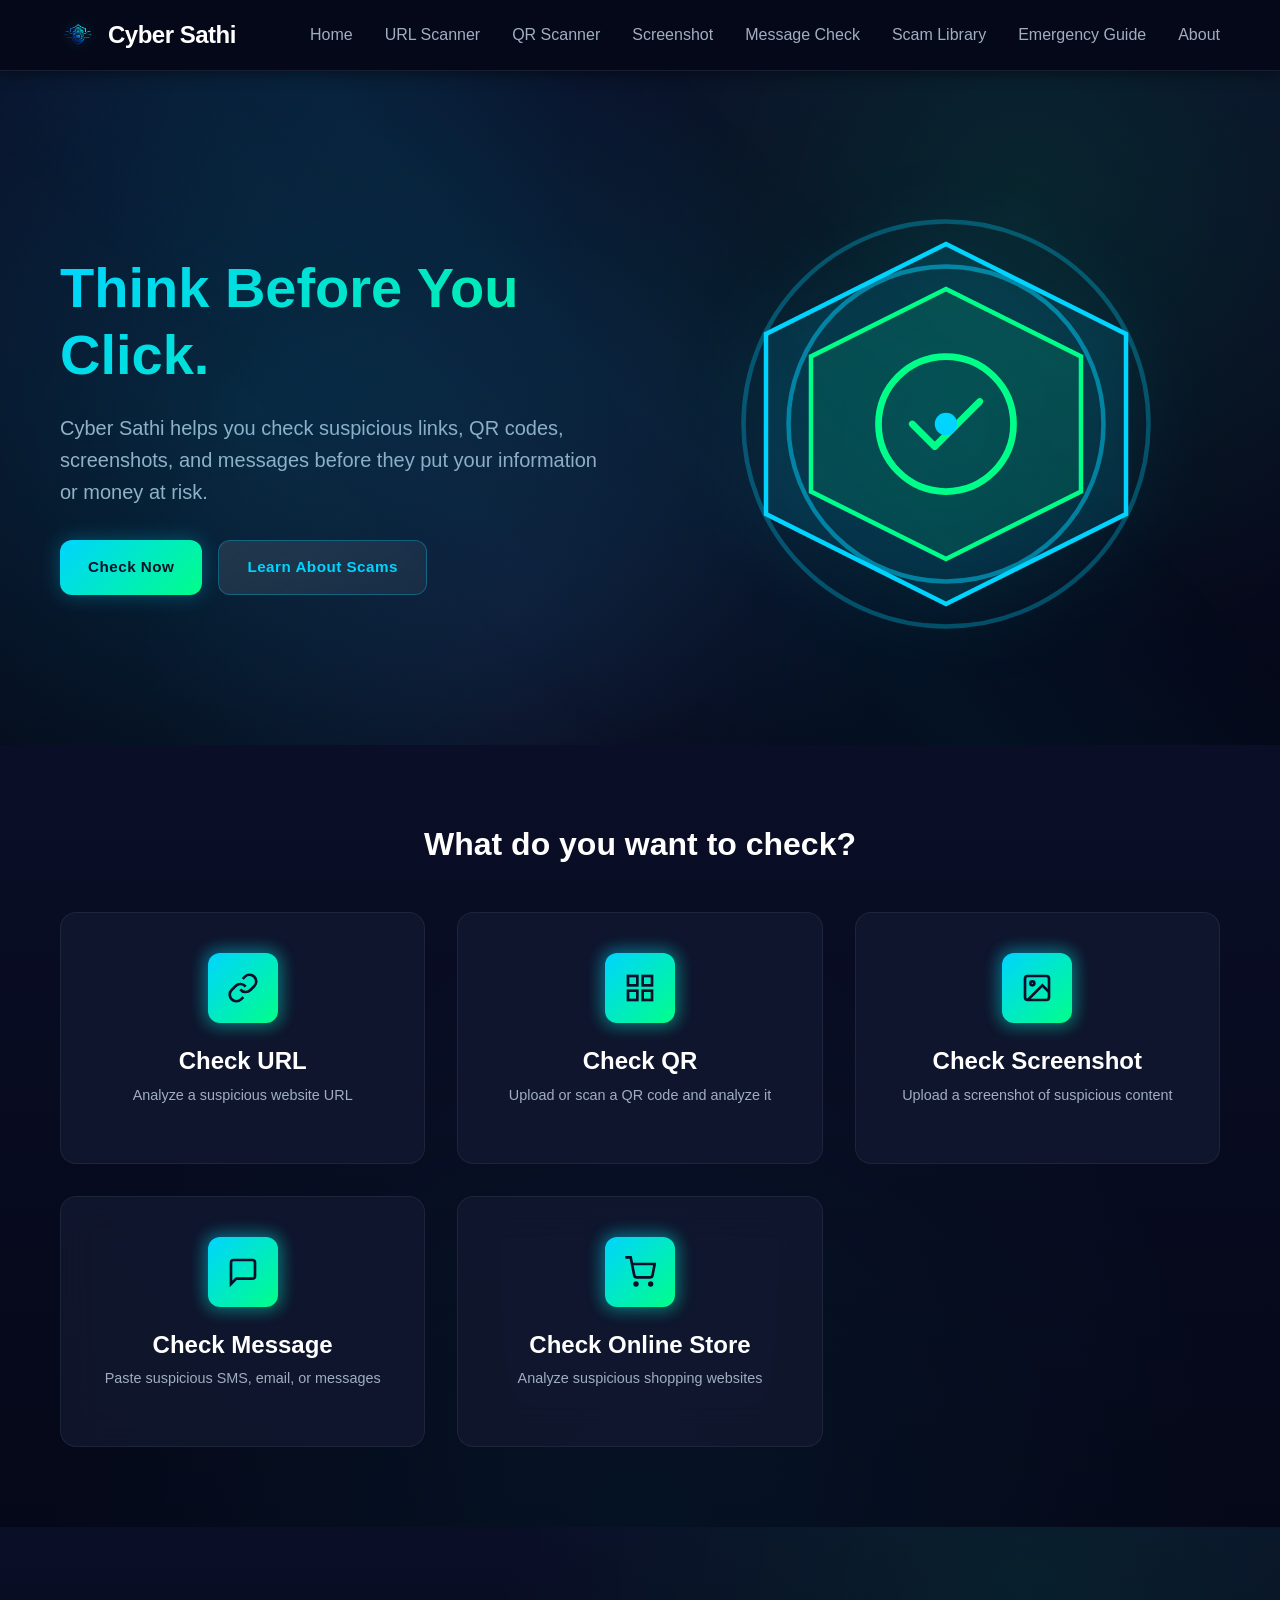
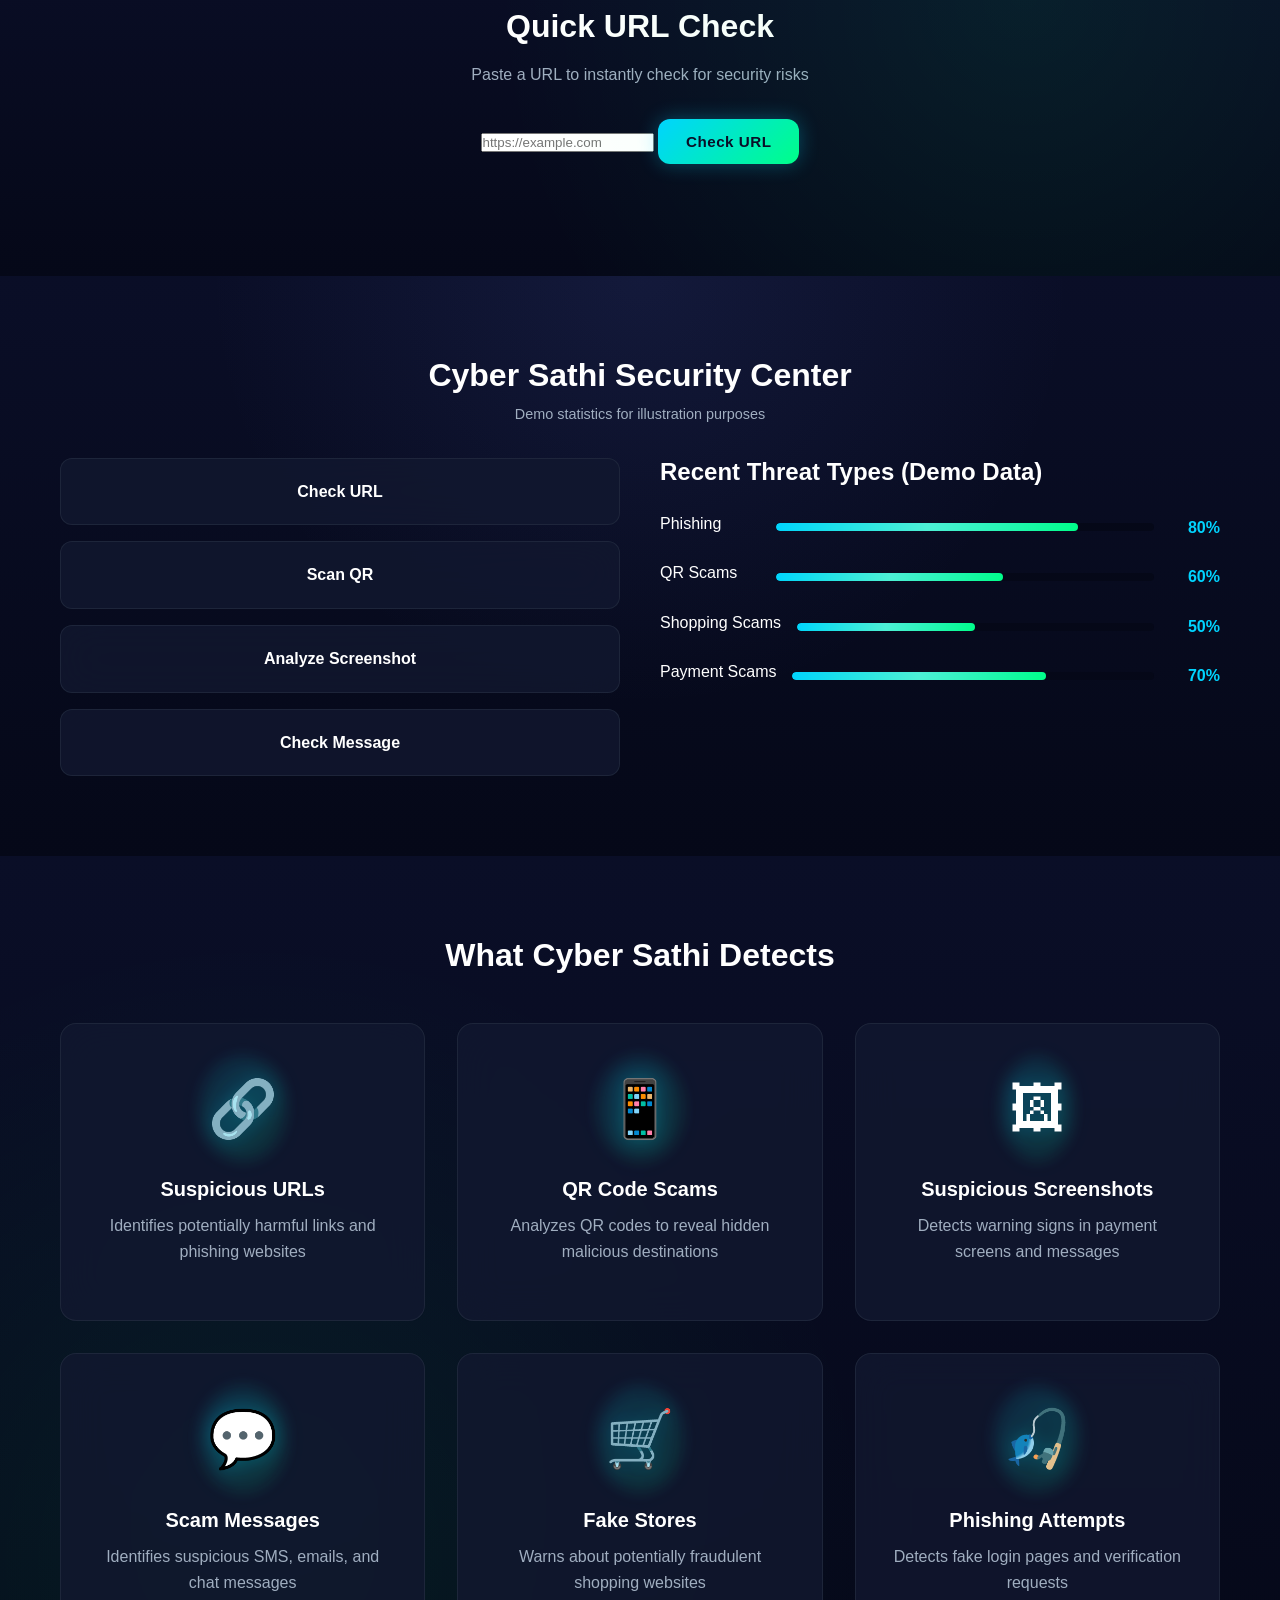
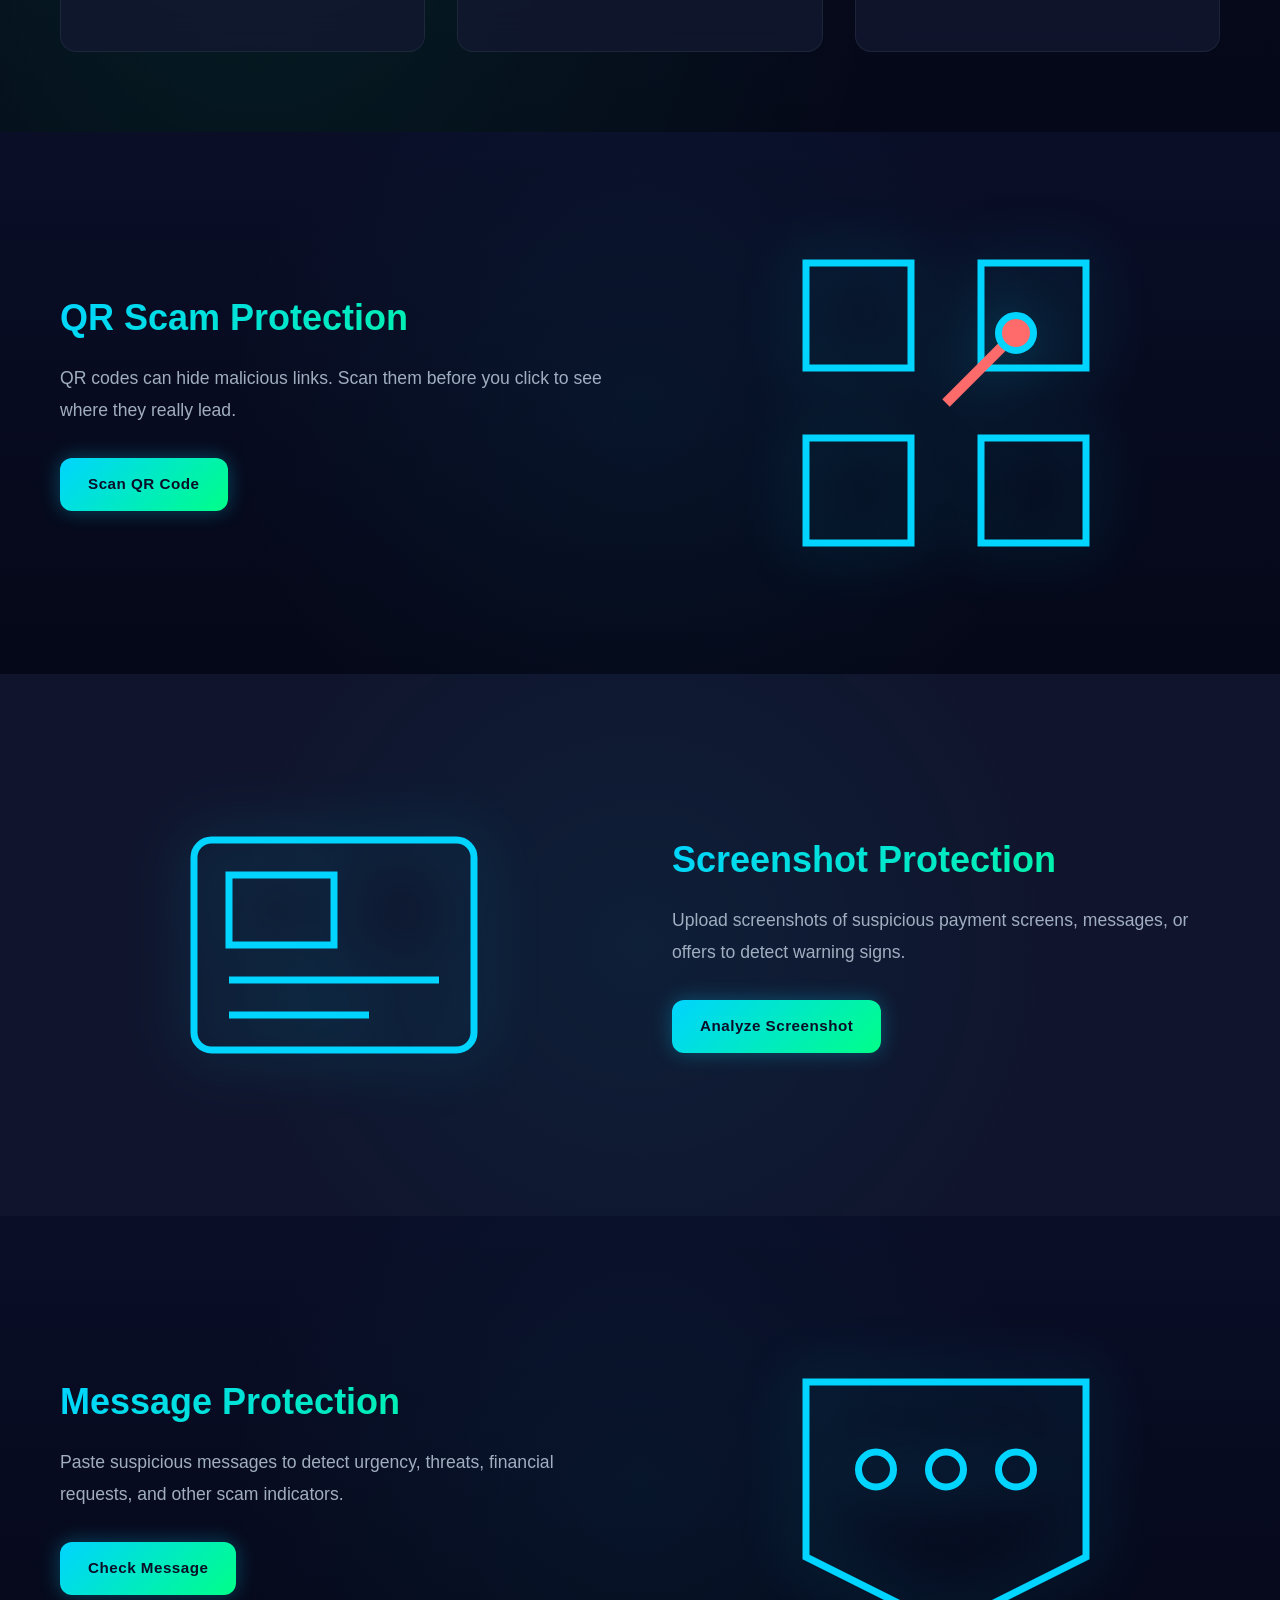
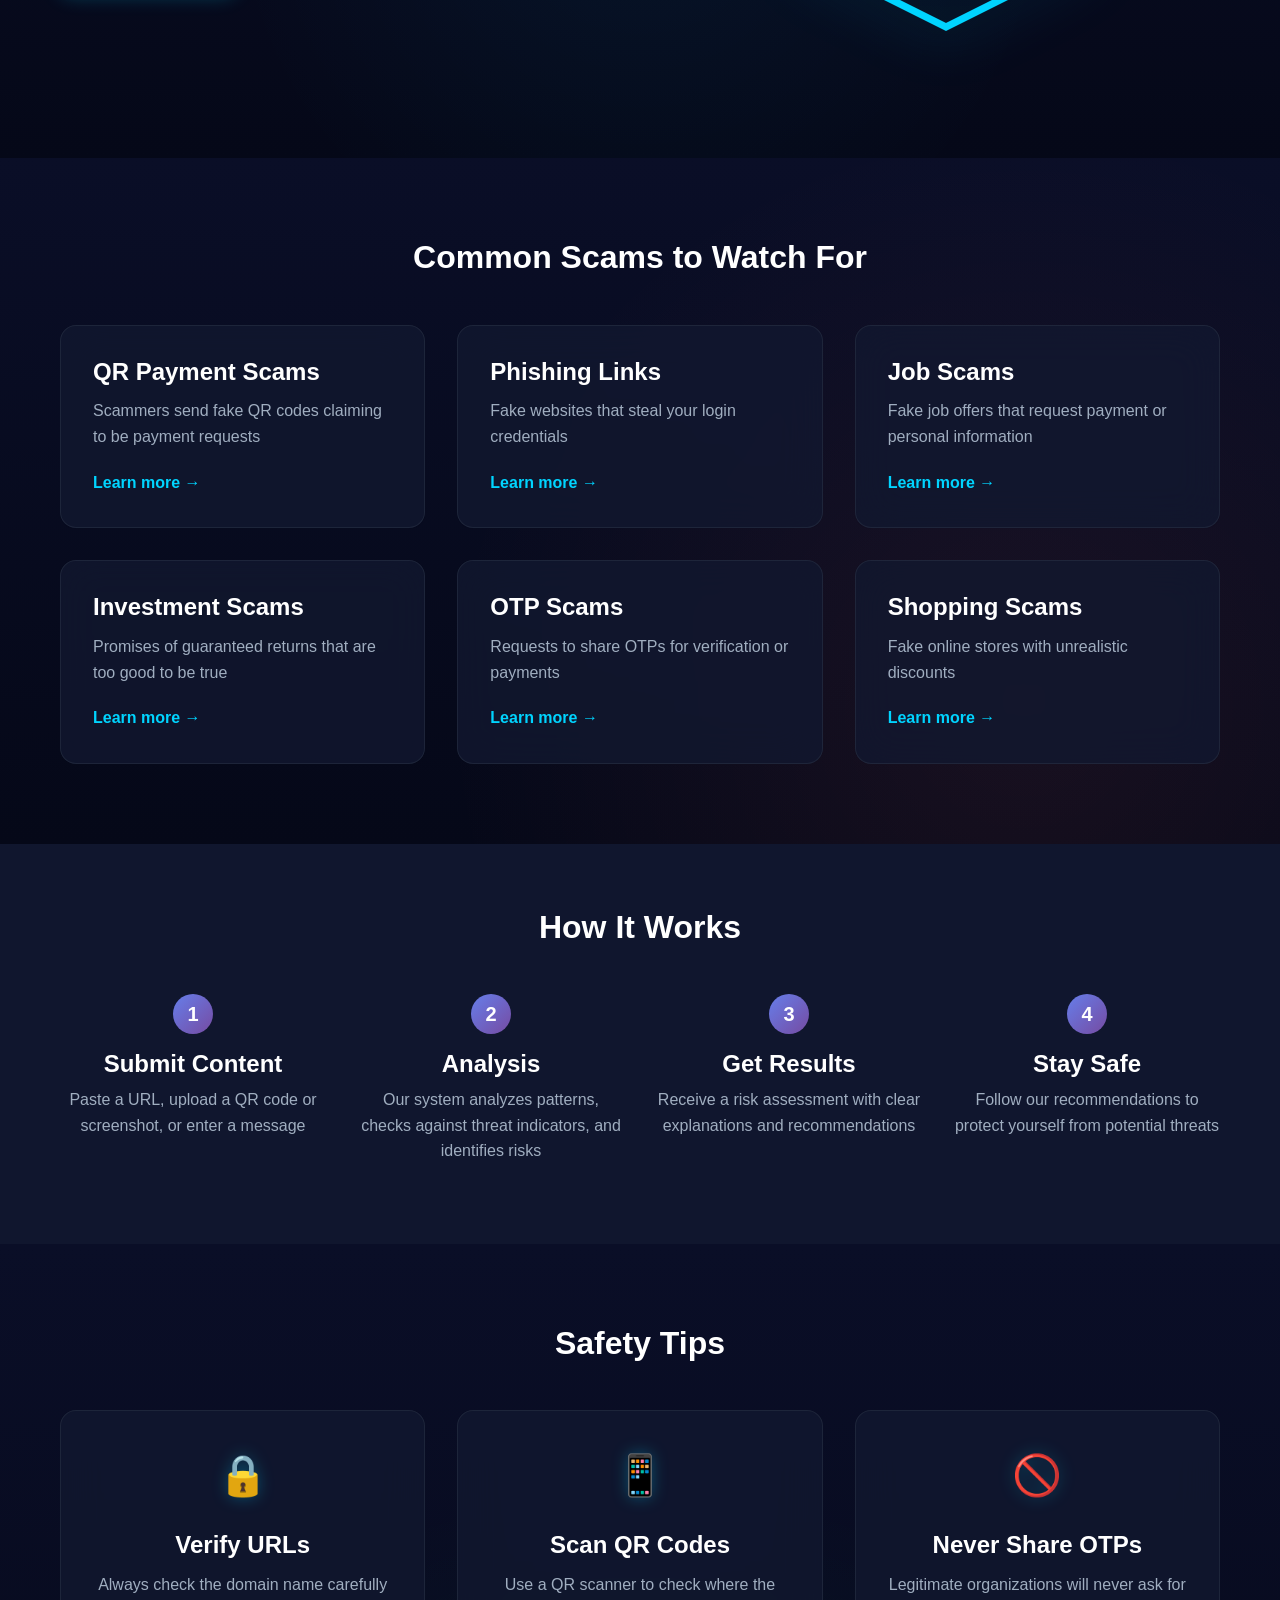
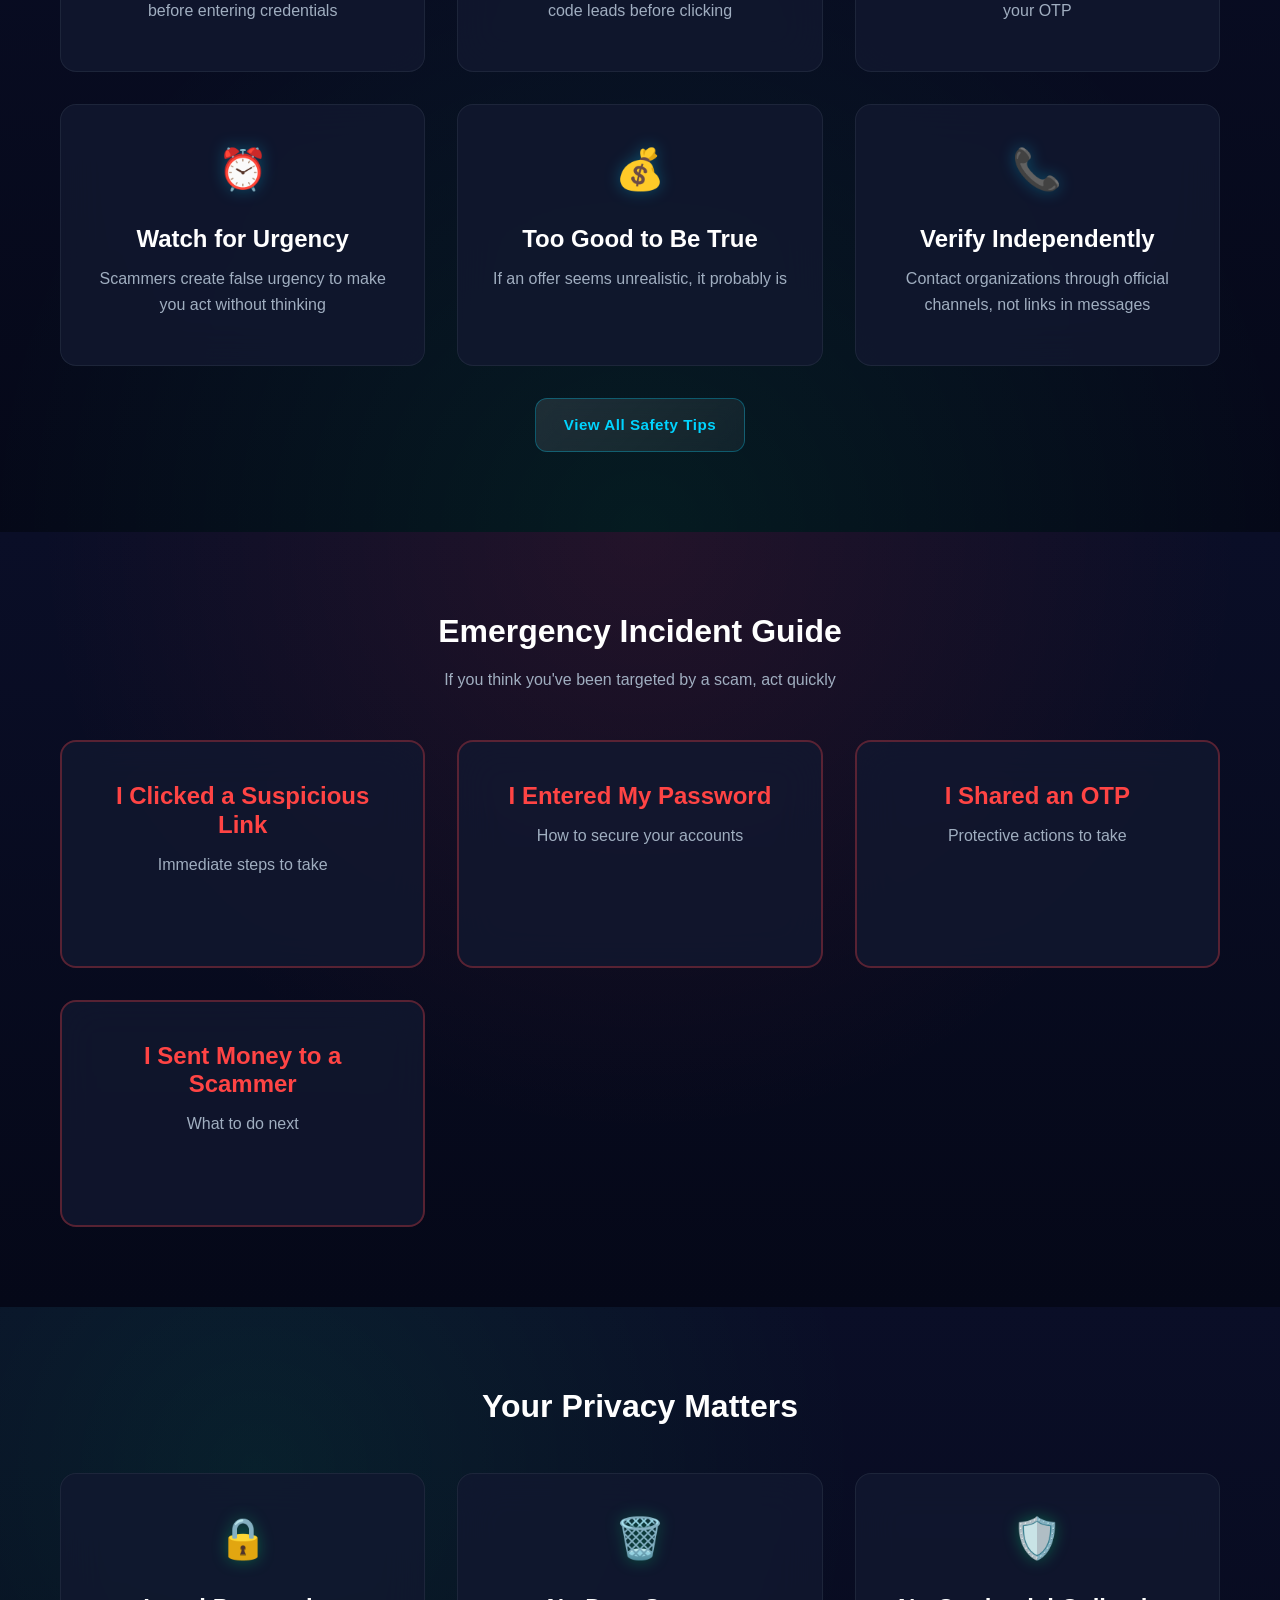
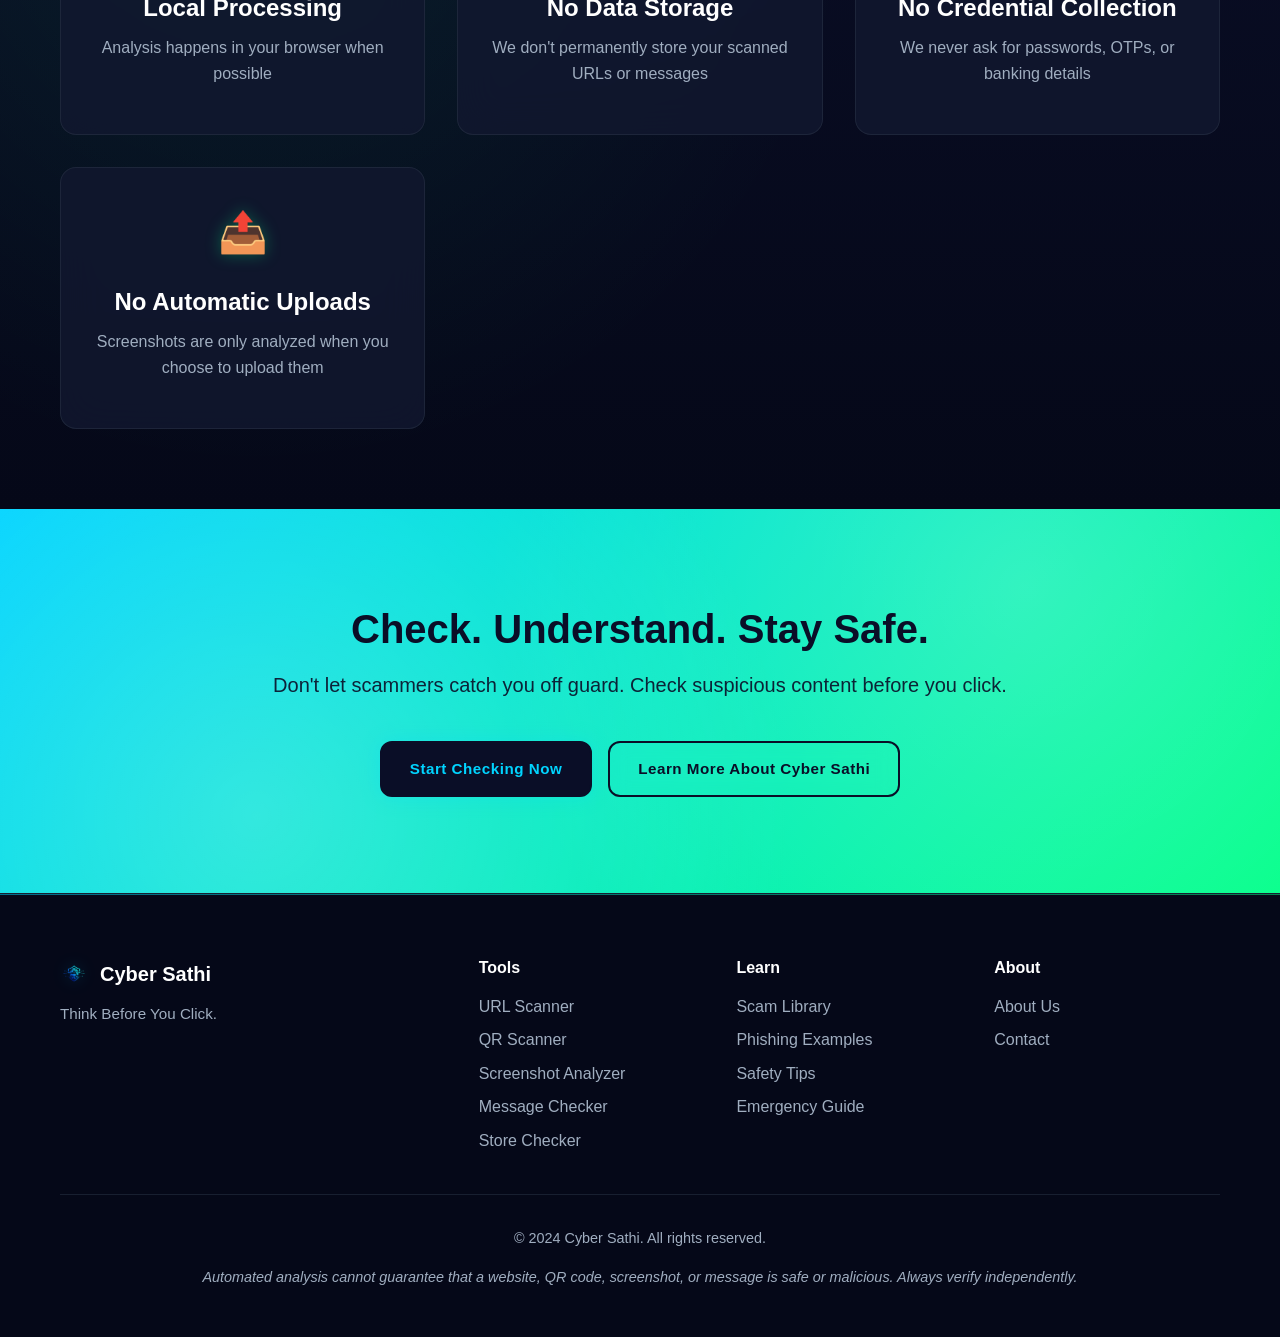
<file: index.html>
<!DOCTYPE html>
<html lang="en">
<head>
    <meta charset="UTF-8">
    <meta name="viewport" content="width=device-width, initial-scale=1.0">
    <title>Cyber Sathi | Your Digital Safety Companion</title>
    <meta name="description" content="Cyber Sathi helps you check suspicious links, QR codes, screenshots, and messages before they put your information or money at risk. Think Before You Click.">
    <meta name="keywords" content="cybersecurity, phishing detection, QR code safety, scam protection, URL checker, digital safety">
    <meta name="author" content="Cyber Sathi">
    
    <!-- Open Graph Metadata -->
    <meta property="og:title" content="Cyber Sathi | Your Digital Safety Companion">
    <meta property="og:description" content="Check suspicious links, QR codes, screenshots, and messages before they put your information or money at risk.">
    <meta property="og:type" content="website">
    <meta property="og:url" content="https://cybersathi.github.io">
    <meta property="og:image" content="assets/images/cyber-sathi-og.jpg">
    
    <!-- Twitter Card -->
    <meta name="twitter:card" content="summary_large_image">
    <meta name="twitter:title" content="Cyber Sathi | Your Digital Safety Companion">
    <meta name="twitter:description" content="Think Before You Click. Check suspicious links, QR codes, and messages.">
    
    <link rel="icon" type="image/svg+xml" href="favicon.svg">
    <link rel="stylesheet" href="css/style.css">
    <link rel="stylesheet" href="css/responsive.css">
</head>
<body>
    <!-- Navigation -->
    <nav class="navbar" role="navigation" aria-label="Main navigation">
        <div class="container">
            <div class="nav-brand">
                <a href="index.html" class="logo">
                    <img src="assets/icons/logo.png" alt="Cyber Sathi Logo" class="logo-image">
                    <span>Cyber Sathi</span>
                </a>
            </div>
            <button class="nav-toggle" aria-label="Toggle navigation menu" aria-expanded="false">
                <span></span>
                <span></span>
                <span></span>
            </button>
            <ul class="nav-menu">
                <li><a href="index.html">Home</a></li>
                <li><a href="scanner.html">URL Scanner</a></li>
                <li><a href="qr-scanner.html">QR Scanner</a></li>
                <li><a href="screenshot-scanner.html">Screenshot</a></li>
                <li><a href="message-scanner.html">Message Check</a></li>
                <li><a href="scams.html">Scam Library</a></li>
                <li><a href="incident.html">Emergency Guide</a></li>
                <li><a href="about.html">About</a></li>
            </ul>
        </div>
    </nav>

    <!-- Hero Section -->
    <section class="hero">
        <div class="container">
            <div class="hero-content">
                <div class="hero-text">
                    <h1>Think Before You Click.</h1>
                    <p class="hero-subtitle">Cyber Sathi helps you check suspicious links, QR codes, screenshots, and messages before they put your information or money at risk.</p>
                    <div class="hero-buttons">
                        <a href="scanner.html" class="btn btn-primary">Check Now</a>
                        <a href="scams.html" class="btn btn-secondary">Learn About Scams</a>
                    </div>
                </div>
                <div class="hero-visual">
                    <svg class="cyber-shield" viewBox="0 0 200 200" fill="none" xmlns="http://www.w3.org/2000/svg">
                        <circle cx="100" cy="100" r="90" stroke="#00d4ff" stroke-width="2" opacity="0.3"/>
                        <circle cx="100" cy="100" r="70" stroke="#00d4ff" stroke-width="2" opacity="0.5"/>
                        <path d="M100 20 L180 60 L180 140 L100 180 L20 140 L20 60 Z" stroke="#00d4ff" stroke-width="2" fill="rgba(0,212,255,0.1)"/>
                        <path d="M100 40 L160 70 L160 130 L100 160 L40 130 L40 70 Z" stroke="#00ff88" stroke-width="2" fill="rgba(0,255,136,0.1)"/>
                        <circle cx="100" cy="100" r="30" stroke="#00ff88" stroke-width="3"/>
                        <path d="M85 100 L95 110 L115 90" stroke="#00ff88" stroke-width="3" stroke-linecap="round" stroke-linejoin="round"/>
                        <circle cx="100" cy="100" r="5" fill="#00d4ff"/>
                    </svg>
                </div>
            </div>
        </div>
    </section>

    <!-- Quick Check Center -->
    <section class="quick-check">
        <div class="container">
            <h2>What do you want to check?</h2>
            <div class="check-cards">
                <a href="scanner.html" class="check-card">
                    <div class="card-icon">
                        <svg viewBox="0 0 24 24" fill="none" stroke="currentColor" stroke-width="2">
                            <path d="M10 13a5 5 0 0 0 7.54.54l3-3a5 5 0 0 0-7.07-7.07l-1.72 1.71"/>
                            <path d="M14 11a5 5 0 0 0-7.54-.54l-3 3a5 5 0 0 0 7.07 7.07l1.71-1.71"/>
                        </svg>
                    </div>
                    <h3>Check URL</h3>
                    <p>Analyze a suspicious website URL</p>
                </a>
                
                <a href="qr-scanner.html" class="check-card">
                    <div class="card-icon">
                        <svg viewBox="0 0 24 24" fill="none" stroke="currentColor" stroke-width="2">
                            <rect x="3" y="3" width="7" height="7"/>
                            <rect x="14" y="3" width="7" height="7"/>
                            <rect x="14" y="14" width="7" height="7"/>
                            <rect x="3" y="14" width="7" height="7"/>
                        </svg>
                    </div>
                    <h3>Check QR</h3>
                    <p>Upload or scan a QR code and analyze it</p>
                </a>
                
                <a href="screenshot-scanner.html" class="check-card">
                    <div class="card-icon">
                        <svg viewBox="0 0 24 24" fill="none" stroke="currentColor" stroke-width="2">
                            <rect x="3" y="3" width="18" height="18" rx="2" ry="2"/>
                            <circle cx="8.5" cy="8.5" r="1.5"/>
                            <polyline points="21 15 16 10 5 21"/>
                        </svg>
                    </div>
                    <h3>Check Screenshot</h3>
                    <p>Upload a screenshot of suspicious content</p>
                </a>
                
                <a href="message-scanner.html" class="check-card">
                    <div class="card-icon">
                        <svg viewBox="0 0 24 24" fill="none" stroke="currentColor" stroke-width="2">
                            <path d="M21 15a2 2 0 0 1-2 2H7l-4 4V5a2 2 0 0 1 2-2h14a2 2 0 0 1 2 2z"/>
                        </svg>
                    </div>
                    <h3>Check Message</h3>
                    <p>Paste suspicious SMS, email, or messages</p>
                </a>
                
                <a href="store-checker.html" class="check-card">
                    <div class="card-icon">
                        <svg viewBox="0 0 24 24" fill="none" stroke="currentColor" stroke-width="2">
                            <circle cx="9" cy="21" r="1"/>
                            <circle cx="20" cy="21" r="1"/>
                            <path d="M1 1h4l2.68 13.39a2 2 0 0 0 2 1.61h9.72a2 2 0 0 0 2-1.61L23 6H6"/>
                        </svg>
                    </div>
                    <h3>Check Online Store</h3>
                    <p>Analyze suspicious shopping websites</p>
                </a>
            </div>
        </div>
    </section>

    <!-- URL Scanner Section -->
    <section class="url-scanner-section">
        <div class="container">
            <div class="scanner-preview">
                <h2>Quick URL Check</h2>
                <p>Paste a URL to instantly check for security risks</p>
                <form id="quick-url-form" class="quick-url-form">
                    <input type="url" id="quick-url-input" placeholder="https://example.com" aria-label="URL to check" required>
                    <button type="submit" class="btn btn-primary">Check URL</button>
                </form>
                <div id="quick-url-result" class="quick-url-result hidden"></div>
            </div>
        </div>
    </section>

    <!-- Security Statistics Dashboard -->
    <section class="statistics">
        <div class="container">
            <h2>Cyber Sathi Security Center</h2>
            <p class="stats-disclaimer">Demo statistics for illustration purposes</p>
            <div class="stats-dashboard">
                <div class="stats-actions">
                    <a href="scanner.html" class="stat-action">Check URL</a>
                    <a href="qr-scanner.html" class="stat-action">Scan QR</a>
                    <a href="screenshot-scanner.html" class="stat-action">Analyze Screenshot</a>
                    <a href="message-scanner.html" class="stat-action">Check Message</a>
                </div>
                <div class="stats-chart">
                    <h3>Recent Threat Types (Demo Data)</h3>
                    <div class="stat-bar">
                        <span class="stat-label">Phishing</span>
                        <div class="bar-container">
                            <div class="bar-fill" style="width: 80%"></div>
                        </div>
                        <span class="stat-value">80%</span>
                    </div>
                    <div class="stat-bar">
                        <span class="stat-label">QR Scams</span>
                        <div class="bar-container">
                            <div class="bar-fill" style="width: 60%"></div>
                        </div>
                        <span class="stat-value">60%</span>
                    </div>
                    <div class="stat-bar">
                        <span class="stat-label">Shopping Scams</span>
                        <div class="bar-container">
                            <div class="bar-fill" style="width: 50%"></div>
                        </div>
                        <span class="stat-value">50%</span>
                    </div>
                    <div class="stat-bar">
                        <span class="stat-label">Payment Scams</span>
                        <div class="bar-container">
                            <div class="bar-fill" style="width: 70%"></div>
                        </div>
                        <span class="stat-value">70%</span>
                    </div>
                </div>
            </div>
        </div>
    </section>

    <!-- What Cyber Sathi Detects -->
    <section class="detection">
        <div class="container">
            <h2>What Cyber Sathi Detects</h2>
            <div class="detection-grid">
                <div class="detection-item">
                    <div class="detection-icon">🔗</div>
                    <h3>Suspicious URLs</h3>
                    <p>Identifies potentially harmful links and phishing websites</p>
                </div>
                <div class="detection-item">
                    <div class="detection-icon">📱</div>
                    <h3>QR Code Scams</h3>
                    <p>Analyzes QR codes to reveal hidden malicious destinations</p>
                </div>
                <div class="detection-item">
                    <div class="detection-icon">🖼</div>
                    <h3>Suspicious Screenshots</h3>
                    <p>Detects warning signs in payment screens and messages</p>
                </div>
                <div class="detection-item">
                    <div class="detection-icon">💬</div>
                    <h3>Scam Messages</h3>
                    <p>Identifies suspicious SMS, emails, and chat messages</p>
                </div>
                <div class="detection-item">
                    <div class="detection-icon">🛒</div>
                    <h3>Fake Stores</h3>
                    <p>Warns about potentially fraudulent shopping websites</p>
                </div>
                <div class="detection-item">
                    <div class="detection-icon">🎣</div>
                    <h3>Phishing Attempts</h3>
                    <p>Detects fake login pages and verification requests</p>
                </div>
            </div>
        </div>
    </section>

    <!-- Feature Sections -->
    <section class="feature-section">
        <div class="container">
            <div class="feature-block">
                <div class="feature-content">
                    <h2>QR Scam Protection</h2>
                    <p>QR codes can hide malicious links. Scan them before you click to see where they really lead.</p>
                    <a href="qr-scanner.html" class="btn btn-primary">Scan QR Code</a>
                </div>
                <div class="feature-visual">
                    <svg viewBox="0 0 100 100" fill="none" stroke="currentColor" stroke-width="2">
                        <rect x="10" y="10" width="30" height="30"/>
                        <rect x="60" y="10" width="30" height="30"/>
                        <rect x="10" y="60" width="30" height="30"/>
                        <rect x="60" y="60" width="30" height="30"/>
                        <path d="M50 50 L70 30" stroke="#ff6b6b" stroke-width="3"/>
                        <circle cx="70" cy="30" r="5" fill="#ff6b6b"/>
                    </svg>
                </div>
            </div>
        </div>
    </section>

    <section class="feature-section alt">
        <div class="container">
            <div class="feature-block">
                <div class="feature-visual">
                    <svg viewBox="0 0 100 100" fill="none" stroke="currentColor" stroke-width="2">
                        <rect x="10" y="20" width="80" height="60" rx="5"/>
                        <rect x="20" y="30" width="30" height="20"/>
                        <line x1="20" y1="60" x2="80" y2="60"/>
                        <line x1="20" y1="70" x2="60" y2="70"/>
                    </svg>
                </div>
                <div class="feature-content">
                    <h2>Screenshot Protection</h2>
                    <p>Upload screenshots of suspicious payment screens, messages, or offers to detect warning signs.</p>
                    <a href="screenshot-scanner.html" class="btn btn-primary">Analyze Screenshot</a>
                </div>
            </div>
        </div>
    </section>

    <section class="feature-section">
        <div class="container">
            <div class="feature-block">
                <div class="feature-content">
                    <h2>Message Protection</h2>
                    <p>Paste suspicious messages to detect urgency, threats, financial requests, and other scam indicators.</p>
                    <a href="message-scanner.html" class="btn btn-primary">Check Message</a>
                </div>
                <div class="feature-visual">
                    <svg viewBox="0 0 100 100" fill="none" stroke="currentColor" stroke-width="2">
                        <path d="M10 20 L90 20 L90 70 L50 90 L10 70 Z"/>
                        <circle cx="30" cy="45" r="5"/>
                        <circle cx="50" cy="45" r="5"/>
                        <circle cx="70" cy="45" r="5"/>
                    </svg>
                </div>
            </div>
        </div>
    </section>

    <!-- Common Scams -->
    <section class="common-scams">
        <div class="container">
            <h2>Common Scams to Watch For</h2>
            <div class="scam-grid">
                <div class="scam-card">
                    <h3>QR Payment Scams</h3>
                    <p>Scammers send fake QR codes claiming to be payment requests</p>
                    <a href="scams.html#qr-scams" class="link">Learn more →</a>
                </div>
                <div class="scam-card">
                    <h3>Phishing Links</h3>
                    <p>Fake websites that steal your login credentials</p>
                    <a href="scams.html#phishing" class="link">Learn more →</a>
                </div>
                <div class="scam-card">
                    <h3>Job Scams</h3>
                    <p>Fake job offers that request payment or personal information</p>
                    <a href="scams.html#job-scams" class="link">Learn more →</a>
                </div>
                <div class="scam-card">
                    <h3>Investment Scams</h3>
                    <p>Promises of guaranteed returns that are too good to be true</p>
                    <a href="scams.html#investment-scams" class="link">Learn more →</a>
                </div>
                <div class="scam-card">
                    <h3>OTP Scams</h3>
                    <p>Requests to share OTPs for verification or payments</p>
                    <a href="scams.html#otp-scams" class="link">Learn more →</a>
                </div>
                <div class="scam-card">
                    <h3>Shopping Scams</h3>
                    <p>Fake online stores with unrealistic discounts</p>
                    <a href="scams.html#shopping-scams" class="link">Learn more →</a>
                </div>
            </div>
        </div>
    </section>

    <!-- How It Works -->
    <section class="how-it-works">
        <div class="container">
            <h2>How It Works</h2>
            <div class="steps">
                <div class="step">
                    <div class="step-number">1</div>
                    <h3>Submit Content</h3>
                    <p>Paste a URL, upload a QR code or screenshot, or enter a message</p>
                </div>
                <div class="step">
                    <div class="step-number">2</div>
                    <h3>Analysis</h3>
                    <p>Our system analyzes patterns, checks against threat indicators, and identifies risks</p>
                </div>
                <div class="step">
                    <div class="step-number">3</div>
                    <h3>Get Results</h3>
                    <p>Receive a risk assessment with clear explanations and recommendations</p>
                </div>
                <div class="step">
                    <div class="step-number">4</div>
                    <h3>Stay Safe</h3>
                    <p>Follow our recommendations to protect yourself from potential threats</p>
                </div>
            </div>
        </div>
    </section>

    <!-- Safety Tips -->
    <section class="safety-tips">
        <div class="container">
            <h2>Safety Tips</h2>
            <div class="tips-grid">
                <div class="tip-card">
                    <div class="tip-icon">🔒</div>
                    <h3>Verify URLs</h3>
                    <p>Always check the domain name carefully before entering credentials</p>
                </div>
                <div class="tip-card">
                    <div class="tip-icon">📱</div>
                    <h3>Scan QR Codes</h3>
                    <p>Use a QR scanner to check where the code leads before clicking</p>
                </div>
                <div class="tip-card">
                    <div class="tip-icon">🚫</div>
                    <h3>Never Share OTPs</h3>
                    <p>Legitimate organizations will never ask for your OTP</p>
                </div>
                <div class="tip-card">
                    <div class="tip-icon">⏰</div>
                    <h3>Watch for Urgency</h3>
                    <p>Scammers create false urgency to make you act without thinking</p>
                </div>
                <div class="tip-card">
                    <div class="tip-icon">💰</div>
                    <h3>Too Good to Be True</h3>
                    <p>If an offer seems unrealistic, it probably is</p>
                </div>
                <div class="tip-card">
                    <div class="tip-icon">📞</div>
                    <h3>Verify Independently</h3>
                    <p>Contact organizations through official channels, not links in messages</p>
                </div>
            </div>
            <div class="tips-cta">
                <a href="safety-tips.html" class="btn btn-secondary">View All Safety Tips</a>
            </div>
        </div>
    </section>

    <!-- Emergency Guide -->
    <section class="emergency">
        <div class="container">
            <h2>Emergency Incident Guide</h2>
            <p>If you think you've been targeted by a scam, act quickly</p>
            <div class="emergency-actions">
                <a href="incident.html" class="emergency-card">
                    <h3>I Clicked a Suspicious Link</h3>
                    <p>Immediate steps to take</p>
                </a>
                <a href="incident.html" class="emergency-card">
                    <h3>I Entered My Password</h3>
                    <p>How to secure your accounts</p>
                </a>
                <a href="incident.html" class="emergency-card">
                    <h3>I Shared an OTP</h3>
                    <p>Protective actions to take</p>
                </a>
                <a href="incident.html" class="emergency-card">
                    <h3>I Sent Money to a Scammer</h3>
                    <p>What to do next</p>
                </a>
            </div>
        </div>
    </section>

    <!-- Privacy Section -->
    <section class="privacy">
        <div class="container">
            <h2>Your Privacy Matters</h2>
            <div class="privacy-features">
                <div class="privacy-item">
                    <div class="privacy-icon">🔒</div>
                    <h3>Local Processing</h3>
                    <p>Analysis happens in your browser when possible</p>
                </div>
                <div class="privacy-item">
                    <div class="privacy-icon">🗑️</div>
                    <h3>No Data Storage</h3>
                    <p>We don't permanently store your scanned URLs or messages</p>
                </div>
                <div class="privacy-item">
                    <div class="privacy-icon">🛡️</div>
                    <h3>No Credential Collection</h3>
                    <p>We never ask for passwords, OTPs, or banking details</p>
                </div>
                <div class="privacy-item">
                    <div class="privacy-icon">📤</div>
                    <h3>No Automatic Uploads</h3>
                    <p>Screenshots are only analyzed when you choose to upload them</p>
                </div>
            </div>
        </div>
    </section>

    <!-- Call to Action -->
    <section class="cta">
        <div class="container">
            <h2>Check. Understand. Stay Safe.</h2>
            <p>Don't let scammers catch you off guard. Check suspicious content before you click.</p>
            <div class="cta-buttons">
                <a href="scanner.html" class="btn btn-primary">Start Checking Now</a>
                <a href="about.html" class="btn btn-secondary">Learn More About Cyber Sathi</a>
            </div>
        </div>
    </section>

    <!-- Footer -->
    <footer class="footer">
        <div class="container">
            <div class="footer-content">
                <div class="footer-brand">
                    <div class="logo">
                        <img src="assets/icons/logo.png" alt="Cyber Sathi Logo" class="logo-image">
                        <span>Cyber Sathi</span>
                    </div>
                    <p>Think Before You Click.</p>
                </div>
                <div class="footer-links">
                    <div class="footer-column">
                        <h4>Tools</h4>
                        <ul>
                            <li><a href="scanner.html">URL Scanner</a></li>
                            <li><a href="qr-scanner.html">QR Scanner</a></li>
                            <li><a href="screenshot-scanner.html">Screenshot Analyzer</a></li>
                            <li><a href="message-scanner.html">Message Checker</a></li>
                            <li><a href="store-checker.html">Store Checker</a></li>
                        </ul>
                    </div>
                    <div class="footer-column">
                        <h4>Learn</h4>
                        <ul>
                            <li><a href="scams.html">Scam Library</a></li>
                            <li><a href="phishing.html">Phishing Examples</a></li>
                            <li><a href="safety-tips.html">Safety Tips</a></li>
                            <li><a href="incident.html">Emergency Guide</a></li>
                        </ul>
                    </div>
                    <div class="footer-column">
                        <h4>About</h4>
                        <ul>
                            <li><a href="about.html">About Us</a></li>
                            <li><a href="contact.html">Contact</a></li>
                        </ul>
                    </div>
                </div>
            </div>
            <div class="footer-bottom">
                <p>&copy; 2024 Cyber Sathi. All rights reserved.</p>
                <p class="disclaimer">Automated analysis cannot guarantee that a website, QR code, screenshot, or message is safe or malicious. Always verify independently.</p>
            </div>
        </div>
    </footer>

    <script src="js/script.js"></script>
    <script src="js/data-loader.js"></script>
</body>
</html>
</file>
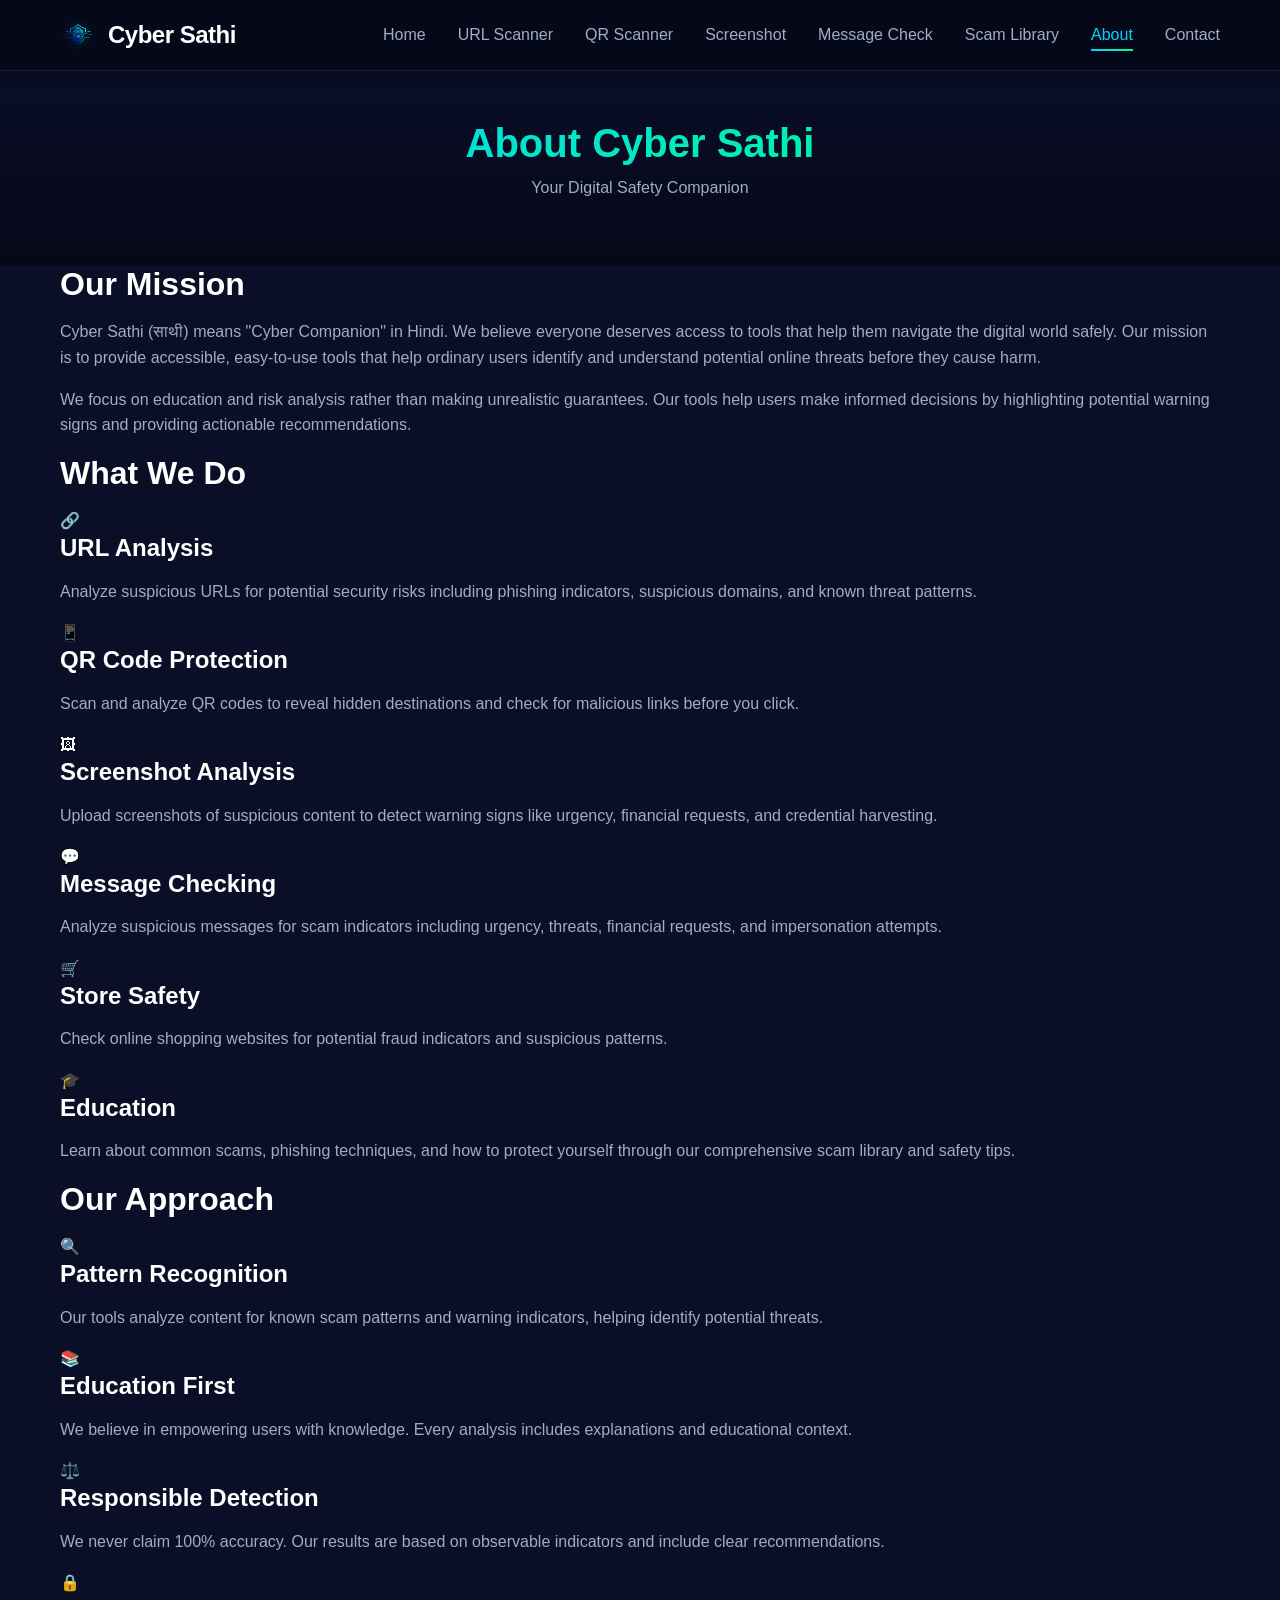
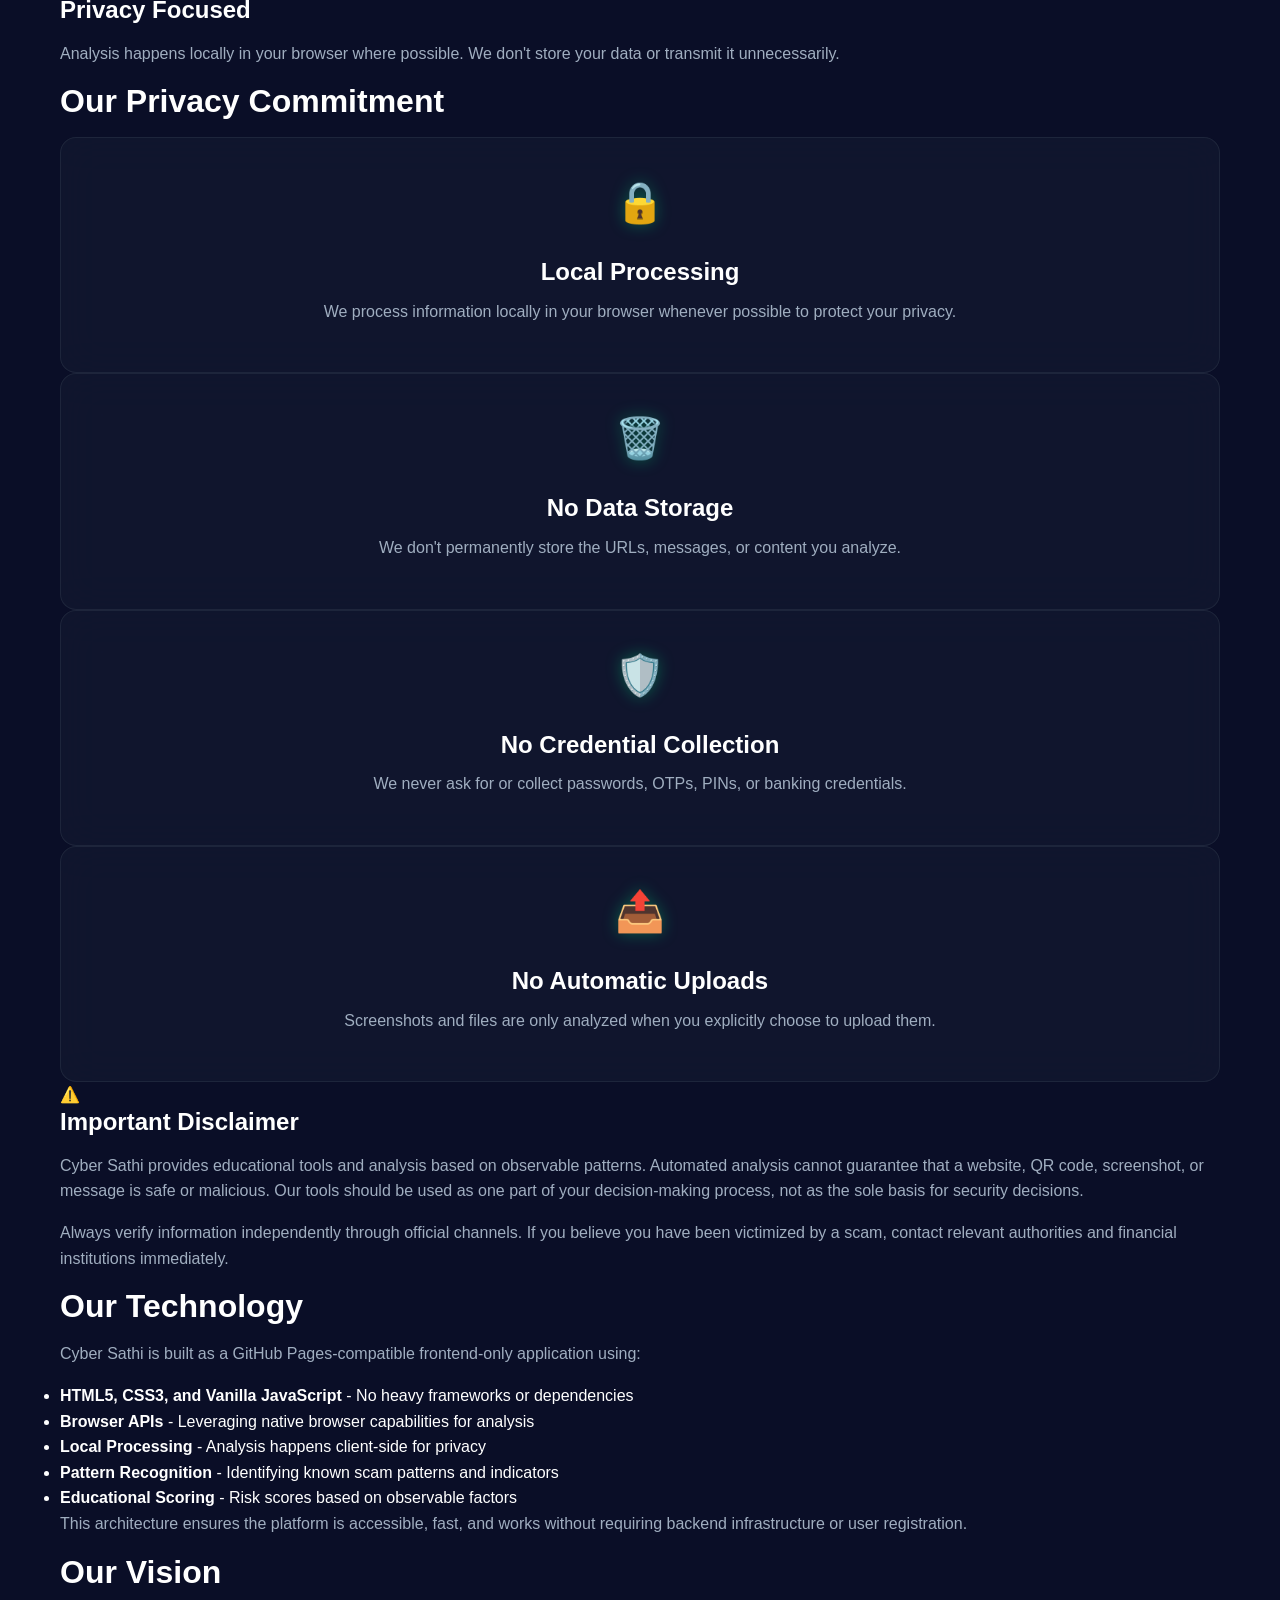
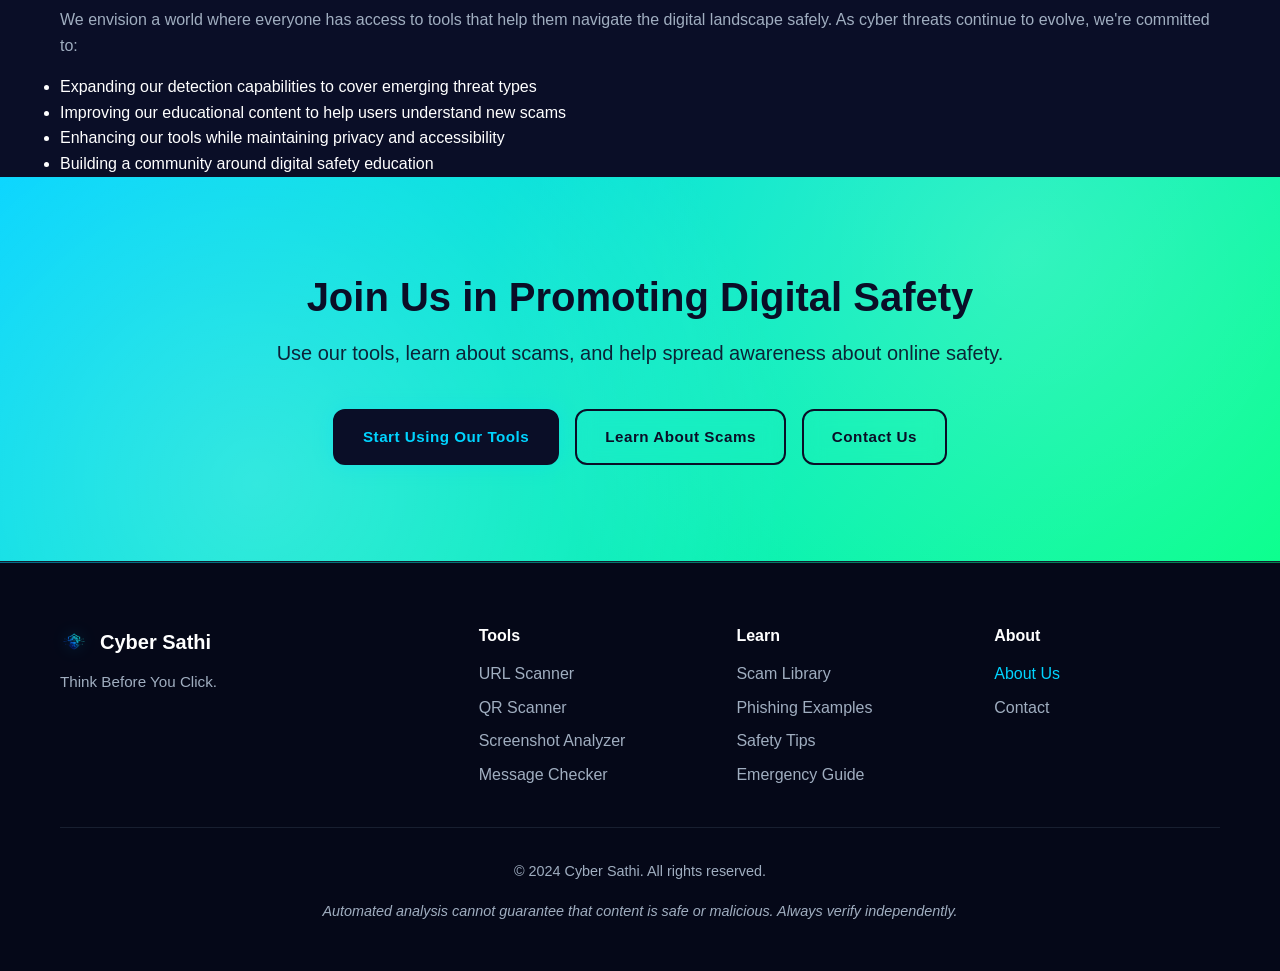
<file: about.html>
<!DOCTYPE html>
<html lang="en">
<head>
    <meta charset="UTF-8">
    <meta name="viewport" content="width=device-width, initial-scale=1.0">
    <title>About Us | Cyber Sathi</title>
    <meta name="description" content="Learn about Cyber Sathi - Your Digital Safety Companion. Our mission to help users identify and understand online threats.">
    <meta name="keywords" content="about cyber sathi, digital safety, cybersecurity education, scam prevention">
    
    <link rel="icon" type="image/svg+xml" href="favicon.svg">
    <link rel="stylesheet" href="css/style.css">
    <link rel="stylesheet" href="css/responsive.css">
</head>
<body>
    <!-- Navigation -->
    <nav class="navbar" role="navigation" aria-label="Main navigation">
        <div class="container">
            <div class="nav-brand">
                <a href="index.html" class="logo">
                    <img src="assets/icons/logo.png" alt="Cyber Sathi Logo" class="logo-image">
                    <span>Cyber Sathi</span>
                </a>
            </div>
            <button class="nav-toggle" aria-label="Toggle navigation menu" aria-expanded="false">
                <span></span>
                <span></span>
                <span></span>
            </button>
            <ul class="nav-menu">
                <li><a href="index.html">Home</a></li>
                <li><a href="scanner.html">URL Scanner</a></li>
                <li><a href="qr-scanner.html">QR Scanner</a></li>
                <li><a href="screenshot-scanner.html">Screenshot</a></li>
                <li><a href="message-scanner.html">Message Check</a></li>
                <li><a href="scams.html">Scam Library</a></li>
                <li><a href="about.html" class="active">About</a></li>
                <li><a href="contact.html">Contact</a></li>
            </ul>
        </div>
    </nav>

    <!-- Page Header -->
    <section class="page-header">
        <div class="container">
            <h1>About Cyber Sathi</h1>
            <p>Your Digital Safety Companion</p>
        </div>
    </section>

    <!-- Mission Section -->
    <section class="mission-section">
        <div class="container">
            <div class="mission-content">
                <h2>Our Mission</h2>
                <p>Cyber Sathi (साथी) means "Cyber Companion" in Hindi. We believe everyone deserves access to tools that help them navigate the digital world safely. Our mission is to provide accessible, easy-to-use tools that help ordinary users identify and understand potential online threats before they cause harm.</p>
                <p>We focus on education and risk analysis rather than making unrealistic guarantees. Our tools help users make informed decisions by highlighting potential warning signs and providing actionable recommendations.</p>
            </div>
        </div>
    </section>

    <!-- What We Do -->
    <section class="what-we-do">
        <div class="container">
            <h2>What We Do</h2>
            <div class="features-grid">
                <div class="feature-item">
                    <div class="feature-icon">🔗</div>
                    <h3>URL Analysis</h3>
                    <p>Analyze suspicious URLs for potential security risks including phishing indicators, suspicious domains, and known threat patterns.</p>
                </div>
                <div class="feature-item">
                    <div class="feature-icon">📱</div>
                    <h3>QR Code Protection</h3>
                    <p>Scan and analyze QR codes to reveal hidden destinations and check for malicious links before you click.</p>
                </div>
                <div class="feature-item">
                    <div class="feature-icon">🖼</div>
                    <h3>Screenshot Analysis</h3>
                    <p>Upload screenshots of suspicious content to detect warning signs like urgency, financial requests, and credential harvesting.</p>
                </div>
                <div class="feature-item">
                    <div class="feature-icon">💬</div>
                    <h3>Message Checking</h3>
                    <p>Analyze suspicious messages for scam indicators including urgency, threats, financial requests, and impersonation attempts.</p>
                </div>
                <div class="feature-item">
                    <div class="feature-icon">🛒</div>
                    <h3>Store Safety</h3>
                    <p>Check online shopping websites for potential fraud indicators and suspicious patterns.</p>
                </div>
                <div class="feature-item">
                    <div class="feature-icon">🎓</div>
                    <h3>Education</h3>
                    <p>Learn about common scams, phishing techniques, and how to protect yourself through our comprehensive scam library and safety tips.</p>
                </div>
            </div>
        </div>
    </section>

    <!-- Our Approach -->
    <section class="approach-section">
        <div class="container">
            <h2>Our Approach</h2>
            <div class="approach-grid">
                <div class="approach-card">
                    <div class="approach-icon">🔍</div>
                    <h3>Pattern Recognition</h3>
                    <p>Our tools analyze content for known scam patterns and warning indicators, helping identify potential threats.</p>
                </div>
                <div class="approach-card">
                    <div class="approach-icon">📚</div>
                    <h3>Education First</h3>
                    <p>We believe in empowering users with knowledge. Every analysis includes explanations and educational context.</p>
                </div>
                <div class="approach-card">
                    <div class="approach-icon">⚖️</div>
                    <h3>Responsible Detection</h3>
                    <p>We never claim 100% accuracy. Our results are based on observable indicators and include clear recommendations.</p>
                </div>
                <div class="approach-card">
                    <div class="approach-icon">🔒</div>
                    <h3>Privacy Focused</h3>
                    <p>Analysis happens locally in your browser where possible. We don't store your data or transmit it unnecessarily.</p>
                </div>
            </div>
        </div>
    </section>

    <!-- Privacy Commitment -->
    <section class="privacy-section">
        <div class="container">
            <h2>Our Privacy Commitment</h2>
            <div class="privacy-grid">
                <div class="privacy-item">
                    <div class="privacy-icon">🔒</div>
                    <h3>Local Processing</h3>
                    <p>We process information locally in your browser whenever possible to protect your privacy.</p>
                </div>
                <div class="privacy-item">
                    <div class="privacy-icon">🗑️</div>
                    <h3>No Data Storage</h3>
                    <p>We don't permanently store the URLs, messages, or content you analyze.</p>
                </div>
                <div class="privacy-item">
                    <div class="privacy-icon">🛡️</div>
                    <h3>No Credential Collection</h3>
                    <p>We never ask for or collect passwords, OTPs, PINs, or banking credentials.</p>
                </div>
                <div class="privacy-item">
                    <div class="privacy-icon">📤</div>
                    <h3>No Automatic Uploads</h3>
                    <p>Screenshots and files are only analyzed when you explicitly choose to upload them.</p>
                </div>
            </div>
        </div>
    </section>

    <!-- Important Disclaimer -->
    <section class="disclaimer-section">
        <div class="container">
            <div class="disclaimer-card">
                <div class="disclaimer-icon">⚠️</div>
                <div class="disclaimer-content">
                    <h3>Important Disclaimer</h3>
                    <p>Cyber Sathi provides educational tools and analysis based on observable patterns. Automated analysis cannot guarantee that a website, QR code, screenshot, or message is safe or malicious. Our tools should be used as one part of your decision-making process, not as the sole basis for security decisions.</p>
                    <p>Always verify information independently through official channels. If you believe you have been victimized by a scam, contact relevant authorities and financial institutions immediately.</p>
                </div>
            </div>
        </div>
    </section>

    <!-- Technology -->
    <section class="technology-section">
        <div class="container">
            <h2>Our Technology</h2>
            <div class="technology-content">
                <p>Cyber Sathi is built as a GitHub Pages-compatible frontend-only application using:</p>
                <ul>
                    <li><strong>HTML5, CSS3, and Vanilla JavaScript</strong> - No heavy frameworks or dependencies</li>
                    <li><strong>Browser APIs</strong> - Leveraging native browser capabilities for analysis</li>
                    <li><strong>Local Processing</strong> - Analysis happens client-side for privacy</li>
                    <li><strong>Pattern Recognition</strong> - Identifying known scam patterns and indicators</li>
                    <li><strong>Educational Scoring</strong> - Risk scores based on observable factors</li>
                </ul>
                <p>This architecture ensures the platform is accessible, fast, and works without requiring backend infrastructure or user registration.</p>
            </div>
        </div>
    </section>

    <!-- Future Vision -->
    <section class="vision-section">
        <div class="container">
            <h2>Our Vision</h2>
            <div class="vision-content">
                <p>We envision a world where everyone has access to tools that help them navigate the digital landscape safely. As cyber threats continue to evolve, we're committed to:</p>
                <ul>
                    <li>Expanding our detection capabilities to cover emerging threat types</li>
                    <li>Improving our educational content to help users understand new scams</li>
                    <li>Enhancing our tools while maintaining privacy and accessibility</li>
                    <li>Building a community around digital safety education</li>
                </ul>
            </div>
        </div>
    </section>

    <!-- Call to Action -->
    <section class="cta">
        <div class="container">
            <h2>Join Us in Promoting Digital Safety</h2>
            <p>Use our tools, learn about scams, and help spread awareness about online safety.</p>
            <div class="cta-buttons">
                <a href="scanner.html" class="btn btn-primary">Start Using Our Tools</a>
                <a href="scams.html" class="btn btn-secondary">Learn About Scams</a>
                <a href="contact.html" class="btn btn-secondary">Contact Us</a>
            </div>
        </div>
    </section>

    <!-- Footer -->
    <footer class="footer">
        <div class="container">
            <div class="footer-content">
                <div class="footer-brand">
                    <div class="logo">
                        <img src="assets/icons/logo.png" alt="Cyber Sathi Logo" class="logo-image">
                        <span>Cyber Sathi</span>
                    </div>
                    <p>Think Before You Click.</p>
                </div>
                <div class="footer-links">
                    <div class="footer-column">
                        <h4>Tools</h4>
                        <ul>
                            <li><a href="scanner.html">URL Scanner</a></li>
                            <li><a href="qr-scanner.html">QR Scanner</a></li>
                            <li><a href="screenshot-scanner.html">Screenshot Analyzer</a></li>
                            <li><a href="message-scanner.html">Message Checker</a></li>
                        </ul>
                    </div>
                    <div class="footer-column">
                        <h4>Learn</h4>
                        <ul>
                            <li><a href="scams.html">Scam Library</a></li>
                            <li><a href="phishing.html">Phishing Examples</a></li>
                            <li><a href="safety-tips.html">Safety Tips</a></li>
                            <li><a href="incident.html">Emergency Guide</a></li>
                        </ul>
                    </div>
                    <div class="footer-column">
                        <h4>About</h4>
                        <ul>
                            <li><a href="about.html" class="active">About Us</a></li>
                            <li><a href="contact.html">Contact</a></li>
                        </ul>
                    </div>
                </div>
            </div>
            <div class="footer-bottom">
                <p>&copy; 2024 Cyber Sathi. All rights reserved.</p>
                <p class="disclaimer">Automated analysis cannot guarantee that content is safe or malicious. Always verify independently.</p>
            </div>
        </div>
    </footer>

    <script src="js/script.js"></script>
</body>
</html>
</file>
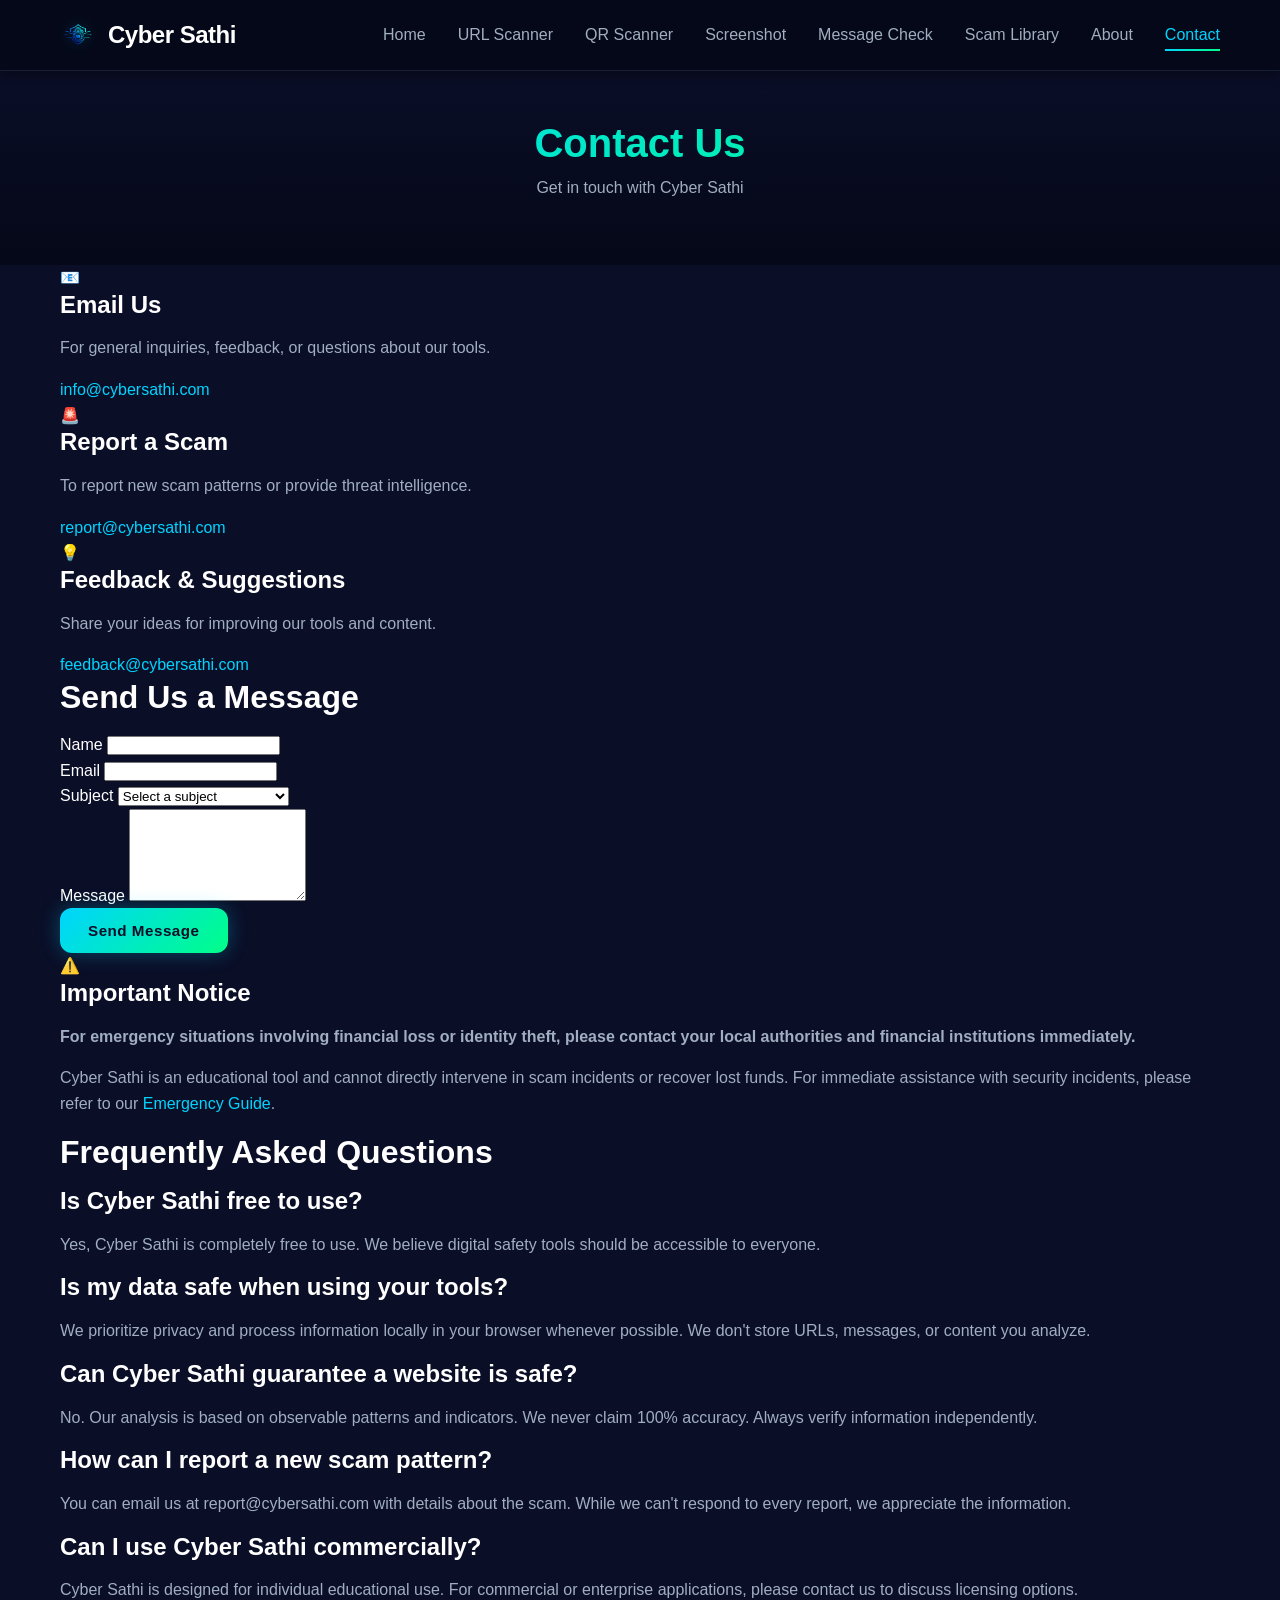
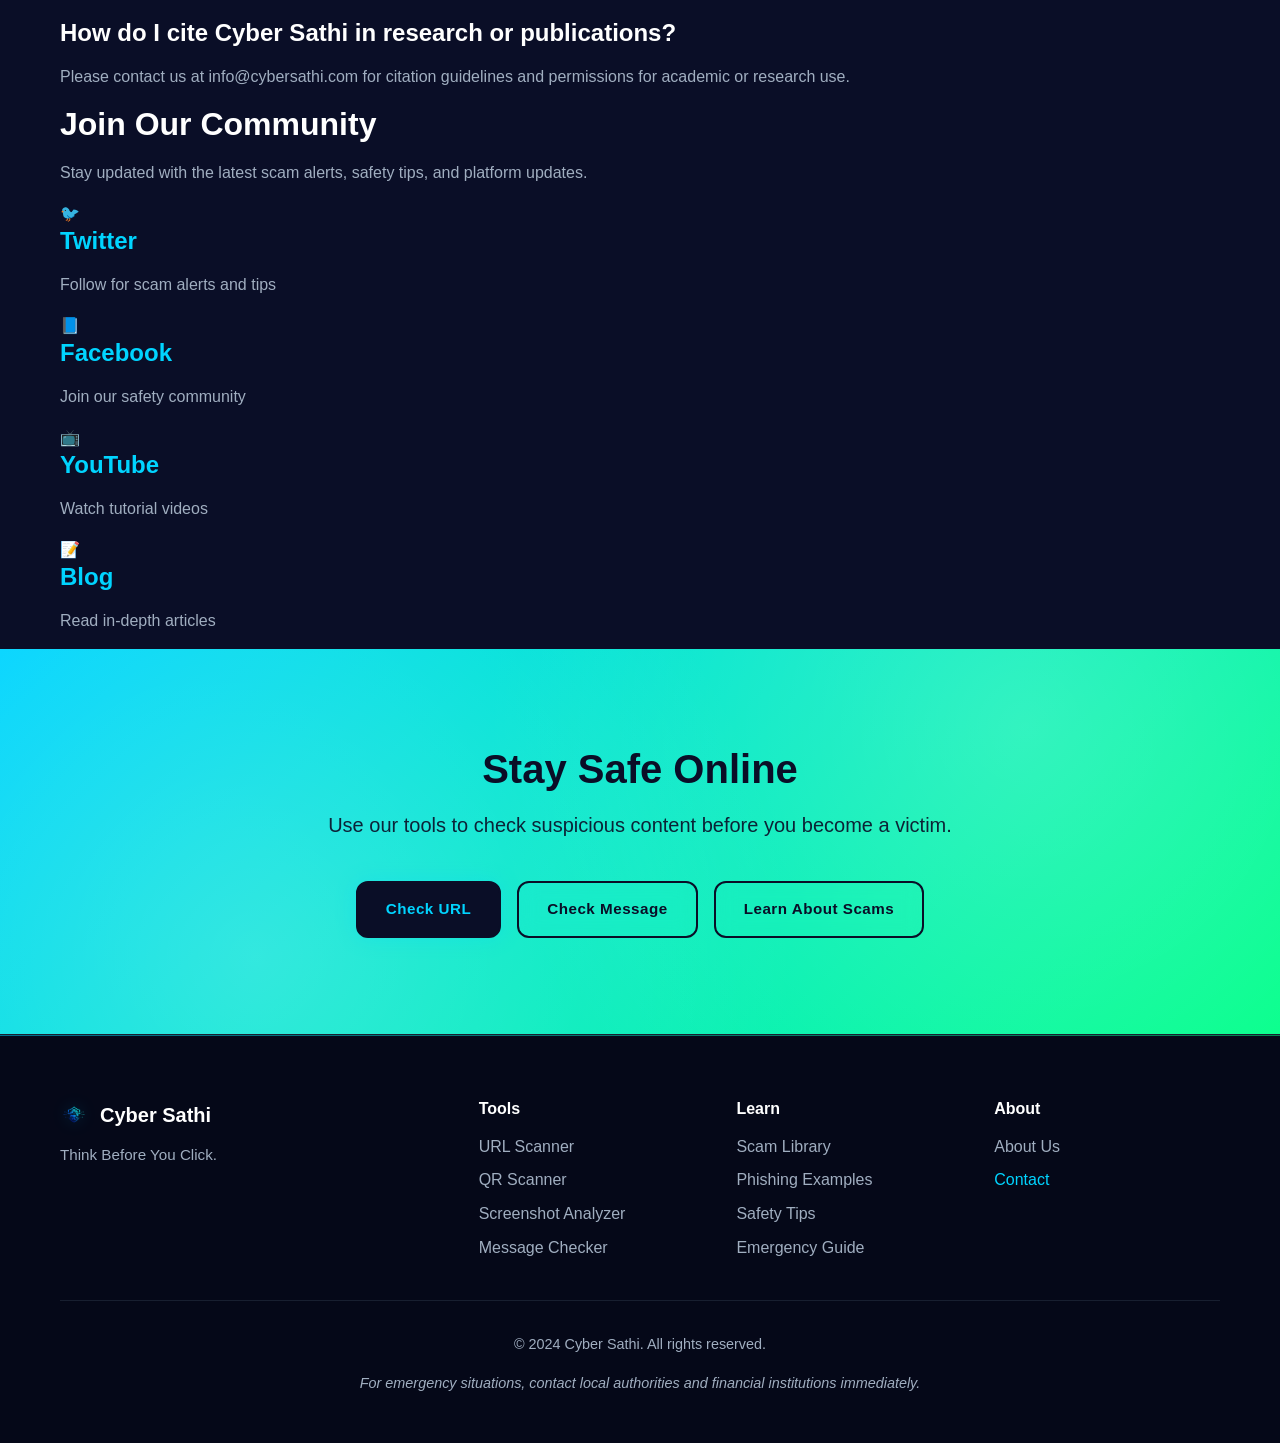
<file: contact.html>
<!DOCTYPE html>
<html lang="en">
<head>
    <meta charset="UTF-8">
    <meta name="viewport" content="width=device-width, initial-scale=1.0">
    <title>Contact Us | Cyber Sathi</title>
    <meta name="description" content="Get in touch with Cyber Sathi. Report scams, ask questions, or provide feedback about our digital safety tools.">
    <meta name="keywords" content="contact cyber sathi, report scam, cybersecurity support, feedback">
    
    <link rel="icon" type="image/svg+xml" href="favicon.svg">
    <link rel="stylesheet" href="css/style.css">
    <link rel="stylesheet" href="css/responsive.css">
</head>
<body>
    <!-- Navigation -->
    <nav class="navbar" role="navigation" aria-label="Main navigation">
        <div class="container">
            <div class="nav-brand">
                <a href="index.html" class="logo">
                    <img src="assets/icons/logo.png" alt="Cyber Sathi Logo" class="logo-image">
                    <span>Cyber Sathi</span>
                </a>
            </div>
            <button class="nav-toggle" aria-label="Toggle navigation menu" aria-expanded="false">
                <span></span>
                <span></span>
                <span></span>
            </button>
            <ul class="nav-menu">
                <li><a href="index.html">Home</a></li>
                <li><a href="scanner.html">URL Scanner</a></li>
                <li><a href="qr-scanner.html">QR Scanner</a></li>
                <li><a href="screenshot-scanner.html">Screenshot</a></li>
                <li><a href="message-scanner.html">Message Check</a></li>
                <li><a href="scams.html">Scam Library</a></li>
                <li><a href="about.html">About</a></li>
                <li><a href="contact.html" class="active">Contact</a></li>
            </ul>
        </div>
    </nav>

    <!-- Page Header -->
    <section class="page-header">
        <div class="container">
            <h1>Contact Us</h1>
            <p>Get in touch with Cyber Sathi</p>
        </div>
    </section>

    <!-- Contact Information -->
    <section class="contact-info">
        <div class="container">
            <div class="contact-grid">
                <div class="contact-card">
                    <div class="contact-icon">📧</div>
                    <h3>Email Us</h3>
                    <p>For general inquiries, feedback, or questions about our tools.</p>
                    <a href="mailto:info@cybersathi.com" class="contact-link">info@cybersathi.com</a>
                </div>
                <div class="contact-card">
                    <div class="contact-icon">🚨</div>
                    <h3>Report a Scam</h3>
                    <p>To report new scam patterns or provide threat intelligence.</p>
                    <a href="mailto:report@cybersathi.com" class="contact-link">report@cybersathi.com</a>
                </div>
                <div class="contact-card">
                    <div class="contact-icon">💡</div>
                    <h3>Feedback & Suggestions</h3>
                    <p>Share your ideas for improving our tools and content.</p>
                    <a href="mailto:feedback@cybersathi.com" class="contact-link">feedback@cybersathi.com</a>
                </div>
            </div>
        </div>
    </section>

    <!-- Contact Form -->
    <section class="contact-form-section">
        <div class="container">
            <div class="form-container">
                <h2>Send Us a Message</h2>
                <form id="contact-form" class="contact-form">
                    <div class="form-group">
                        <label for="name">Name</label>
                        <input type="text" id="name" name="name" required aria-label="Your name">
                    </div>
                    <div class="form-group">
                        <label for="email">Email</label>
                        <input type="email" id="email" name="email" required aria-label="Your email">
                    </div>
                    <div class="form-group">
                        <label for="subject">Subject</label>
                        <select id="subject" name="subject" required aria-label="Subject">
                            <option value="">Select a subject</option>
                            <option value="general">General Inquiry</option>
                            <option value="scam-report">Report a Scam</option>
                            <option value="feedback">Feedback & Suggestions</option>
                            <option value="bug">Bug Report</option>
                            <option value="partnership">Partnership Inquiry</option>
                            <option value="other">Other</option>
                        </select>
                    </div>
                    <div class="form-group">
                        <label for="message">Message</label>
                        <textarea id="message" name="message" rows="6" required aria-label="Your message"></textarea>
                    </div>
                    <button type="submit" class="btn btn-primary">Send Message</button>
                </form>
                <div id="form-result" class="form-result hidden"></div>
            </div>
        </div>
    </section>

    <!-- Important Notice -->
    <section class="important-notice">
        <div class="container">
            <div class="notice-card">
                <div class="notice-icon">⚠️</div>
                <div class="notice-content">
                    <h3>Important Notice</h3>
                    <p><strong>For emergency situations involving financial loss or identity theft, please contact your local authorities and financial institutions immediately.</strong></p>
                    <p>Cyber Sathi is an educational tool and cannot directly intervene in scam incidents or recover lost funds. For immediate assistance with security incidents, please refer to our <a href="incident.html">Emergency Guide</a>.</p>
                </div>
            </div>
        </div>
    </section>

    <!-- FAQ Section -->
    <section class="faq-section">
        <div class="container">
            <h2>Frequently Asked Questions</h2>
            <div class="faq-grid">
                <div class="faq-item">
                    <h3>Is Cyber Sathi free to use?</h3>
                    <p>Yes, Cyber Sathi is completely free to use. We believe digital safety tools should be accessible to everyone.</p>
                </div>
                <div class="faq-item">
                    <h3>Is my data safe when using your tools?</h3>
                    <p>We prioritize privacy and process information locally in your browser whenever possible. We don't store URLs, messages, or content you analyze.</p>
                </div>
                <div class="faq-item">
                    <h3>Can Cyber Sathi guarantee a website is safe?</h3>
                    <p>No. Our analysis is based on observable patterns and indicators. We never claim 100% accuracy. Always verify information independently.</p>
                </div>
                <div class="faq-item">
                    <h3>How can I report a new scam pattern?</h3>
                    <p>You can email us at report@cybersathi.com with details about the scam. While we can't respond to every report, we appreciate the information.</p>
                </div>
                <div class="faq-item">
                    <h3>Can I use Cyber Sathi commercially?</h3>
                    <p>Cyber Sathi is designed for individual educational use. For commercial or enterprise applications, please contact us to discuss licensing options.</p>
                </div>
                <div class="faq-item">
                    <h3>How do I cite Cyber Sathi in research or publications?</h3>
                    <p>Please contact us at info@cybersathi.com for citation guidelines and permissions for academic or research use.</p>
                </div>
            </div>
        </div>
    </section>

    <!-- Community Section -->
    <section class="community-section">
        <div class="container">
            <h2>Join Our Community</h2>
            <p>Stay updated with the latest scam alerts, safety tips, and platform updates.</p>
            <div class="community-links">
                <a href="#" class="community-link">
                    <div class="community-icon">🐦</div>
                    <div class="community-text">
                        <h3>Twitter</h3>
                        <p>Follow for scam alerts and tips</p>
                    </div>
                </a>
                <a href="#" class="community-link">
                    <div class="community-icon">📘</div>
                    <div class="community-text">
                        <h3>Facebook</h3>
                        <p>Join our safety community</p>
                    </div>
                </a>
                <a href="#" class="community-link">
                    <div class="community-icon">📺</div>
                    <div class="community-text">
                        <h3>YouTube</h3>
                        <p>Watch tutorial videos</p>
                    </div>
                </a>
                <a href="#" class="community-link">
                    <div class="community-icon">📝</div>
                    <div class="community-text">
                        <h3>Blog</h3>
                        <p>Read in-depth articles</p>
                    </div>
                </a>
            </div>
        </div>
    </section>

    <!-- Call to Action -->
    <section class="cta">
        <div class="container">
            <h2>Stay Safe Online</h2>
            <p>Use our tools to check suspicious content before you become a victim.</p>
            <div class="cta-buttons">
                <a href="scanner.html" class="btn btn-primary">Check URL</a>
                <a href="message-scanner.html" class="btn btn-secondary">Check Message</a>
                <a href="scams.html" class="btn btn-secondary">Learn About Scams</a>
            </div>
        </div>
    </section>

    <!-- Footer -->
    <footer class="footer">
        <div class="container">
            <div class="footer-content">
                <div class="footer-brand">
                    <div class="logo">
                        <img src="assets/icons/logo.png" alt="Cyber Sathi Logo" class="logo-image">
                        <span>Cyber Sathi</span>
                    </div>
                    <p>Think Before You Click.</p>
                </div>
                <div class="footer-links">
                    <div class="footer-column">
                        <h4>Tools</h4>
                        <ul>
                            <li><a href="scanner.html">URL Scanner</a></li>
                            <li><a href="qr-scanner.html">QR Scanner</a></li>
                            <li><a href="screenshot-scanner.html">Screenshot Analyzer</a></li>
                            <li><a href="message-scanner.html">Message Checker</a></li>
                        </ul>
                    </div>
                    <div class="footer-column">
                        <h4>Learn</h4>
                        <ul>
                            <li><a href="scams.html">Scam Library</a></li>
                            <li><a href="phishing.html">Phishing Examples</a></li>
                            <li><a href="safety-tips.html">Safety Tips</a></li>
                            <li><a href="incident.html">Emergency Guide</a></li>
                        </ul>
                    </div>
                    <div class="footer-column">
                        <h4>About</h4>
                        <ul>
                            <li><a href="about.html">About Us</a></li>
                            <li><a href="contact.html" class="active">Contact</a></li>
                        </ul>
                    </div>
                </div>
            </div>
            <div class="footer-bottom">
                <p>&copy; 2024 Cyber Sathi. All rights reserved.</p>
                <p class="disclaimer">For emergency situations, contact local authorities and financial institutions immediately.</p>
            </div>
        </div>
    </footer>

    <script src="js/script.js"></script>
    <script>
        // Contact form handling
        document.addEventListener('DOMContentLoaded', function() {
            const contactForm = document.getElementById('contact-form');
            const formResult = document.getElementById('form-result');

            contactForm.addEventListener('submit', function(e) {
                e.preventDefault();
                
                // Show success message
                formResult.innerHTML = `
                    <div class="success-message">
                        <div class="success-icon">✓</div>
                        <h3>Message Sent Successfully</h3>
                        <p>Thank you for contacting Cyber Sathi. We'll get back to you as soon as possible.</p>
                    </div>
                `;
                formResult.classList.remove('hidden');
                
                // Reset form
                contactForm.reset();
                
                // Hide message after 5 seconds
                setTimeout(() => {
                    formResult.classList.add('hidden');
                }, 5000);
            });
        });
    </script>
</body>
</html>
</file>
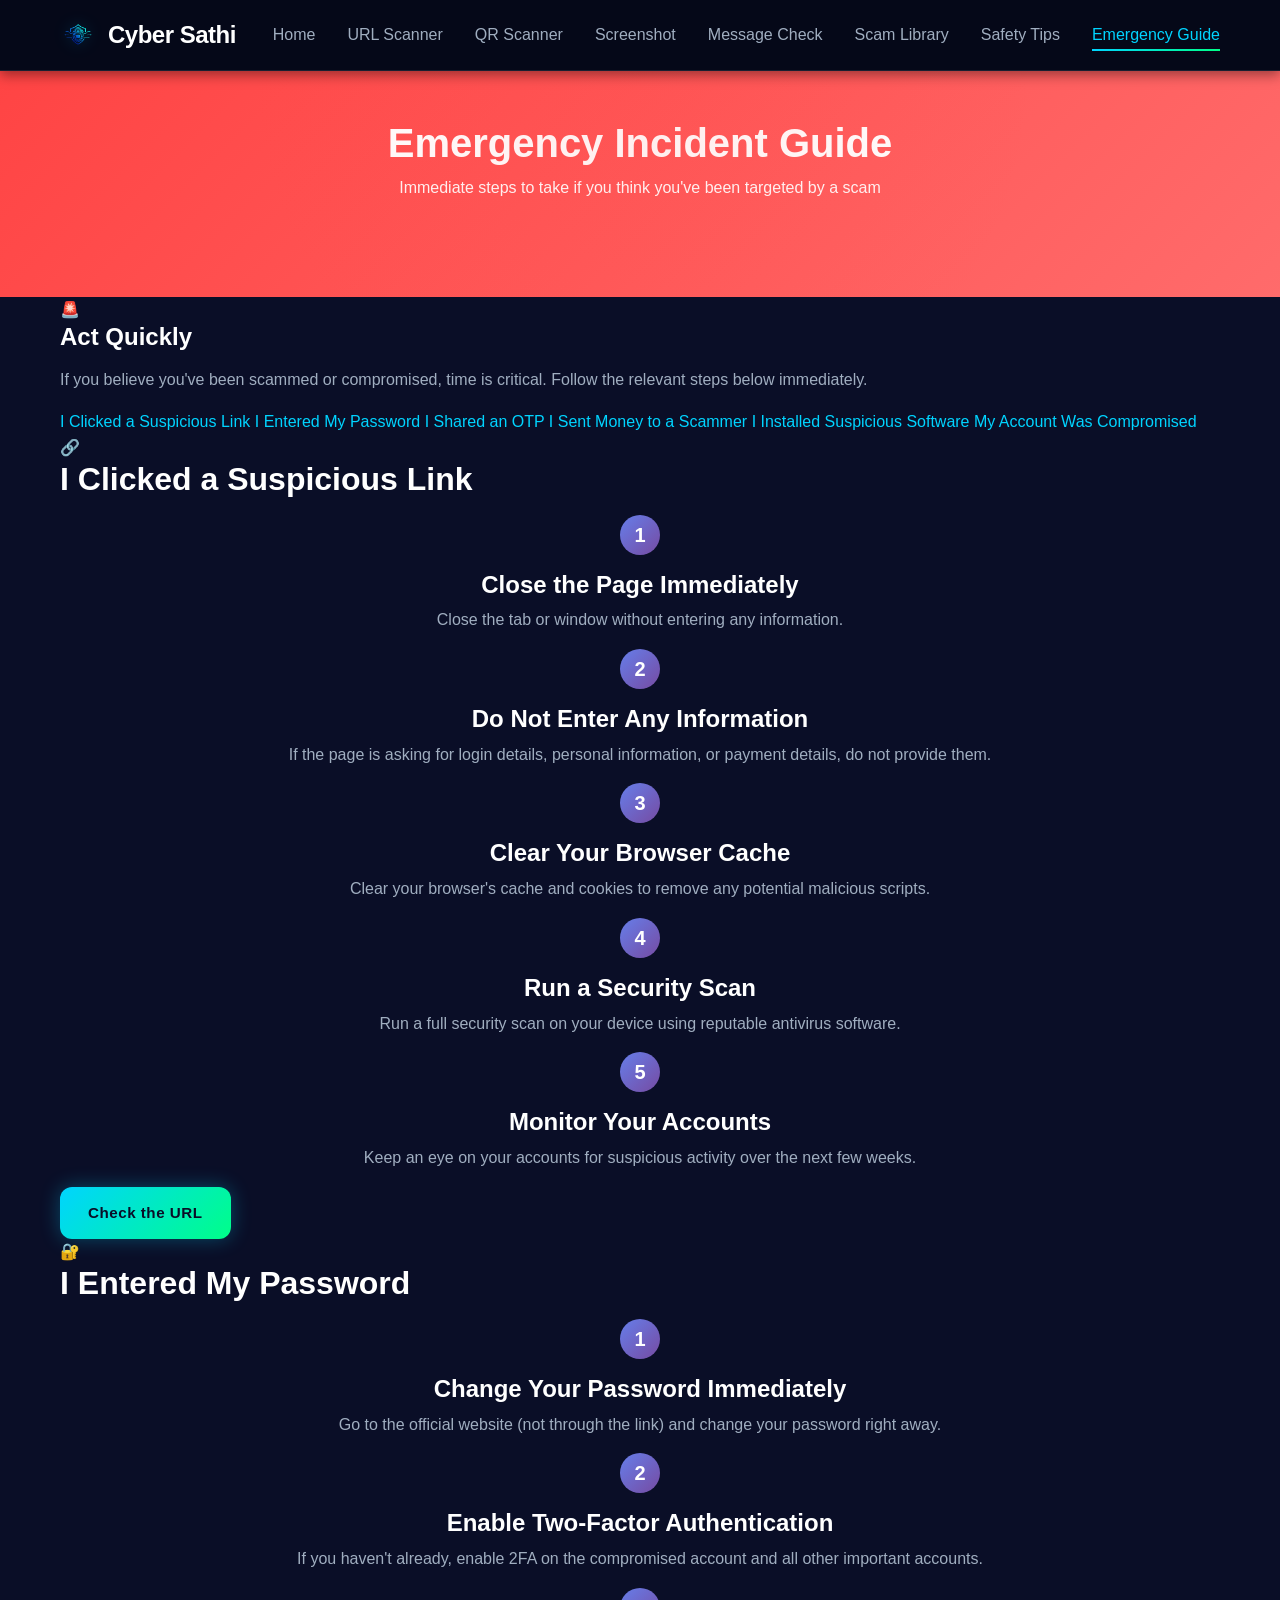
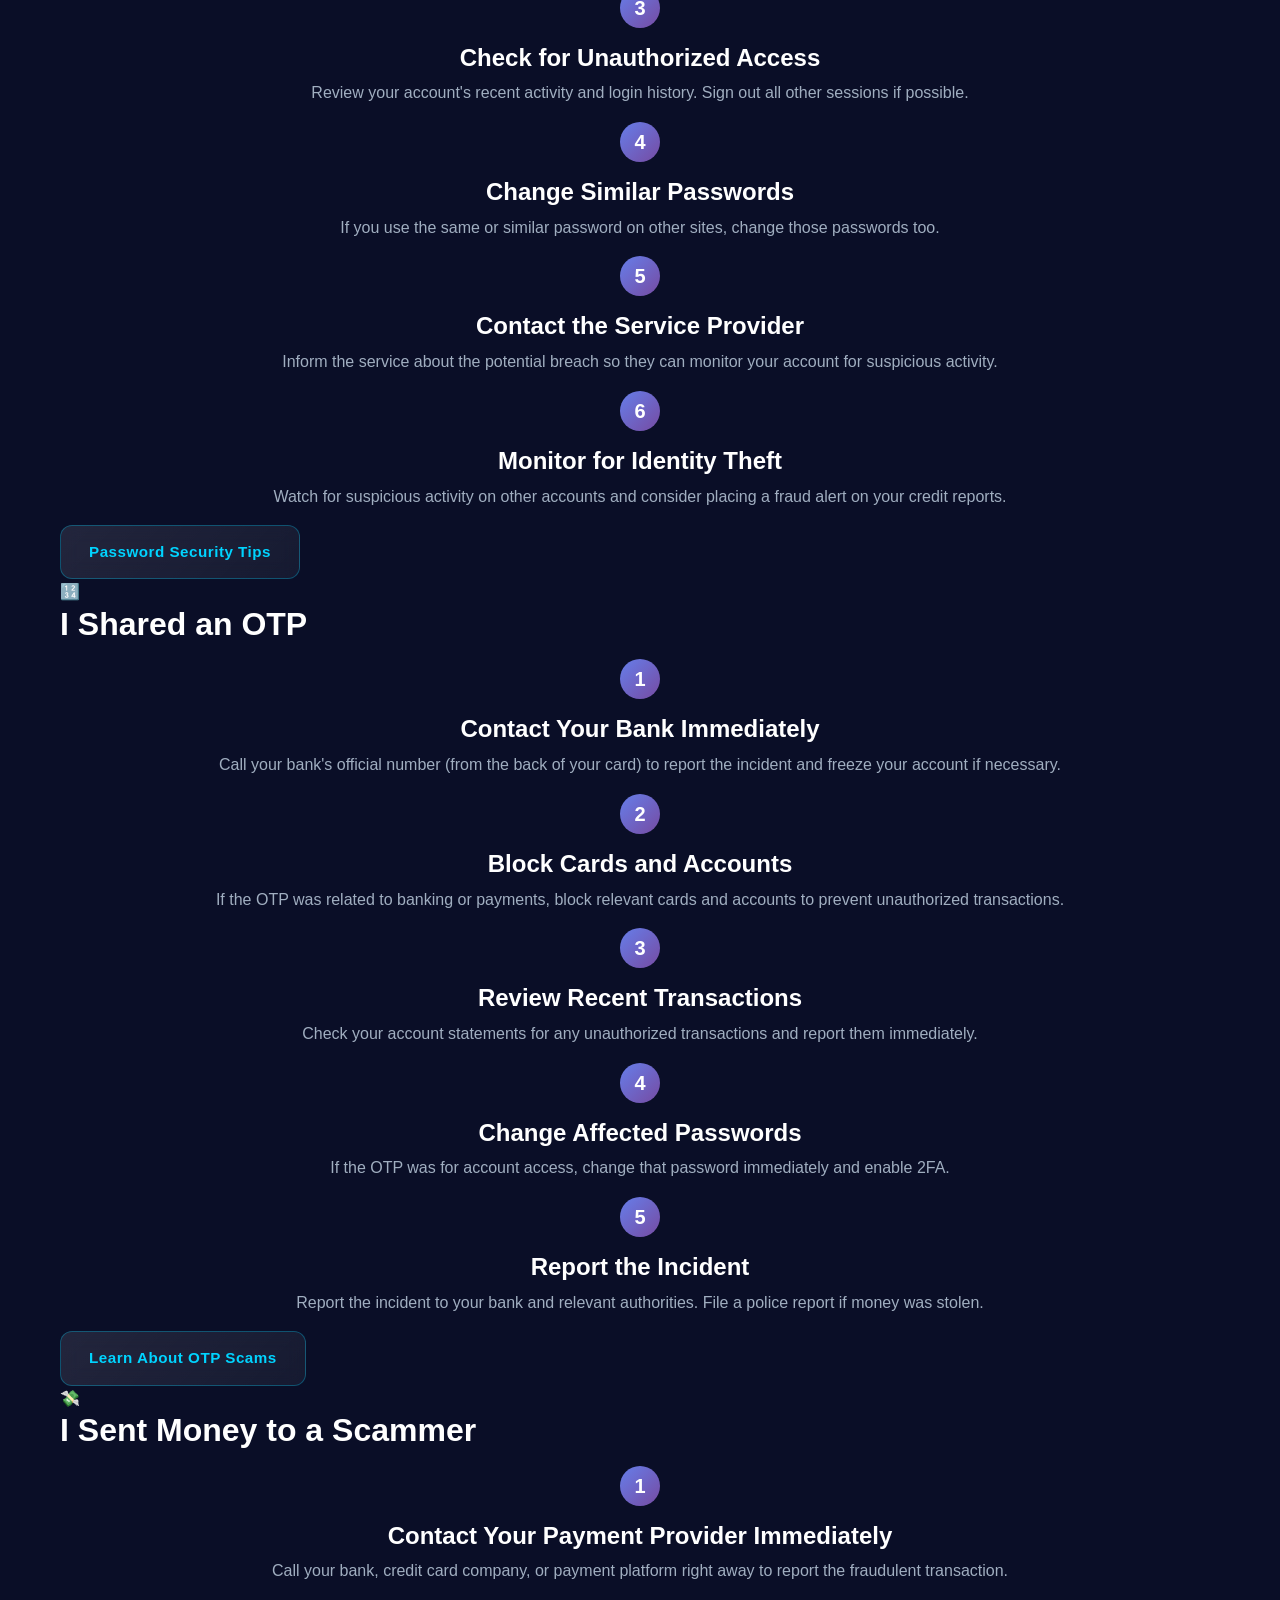
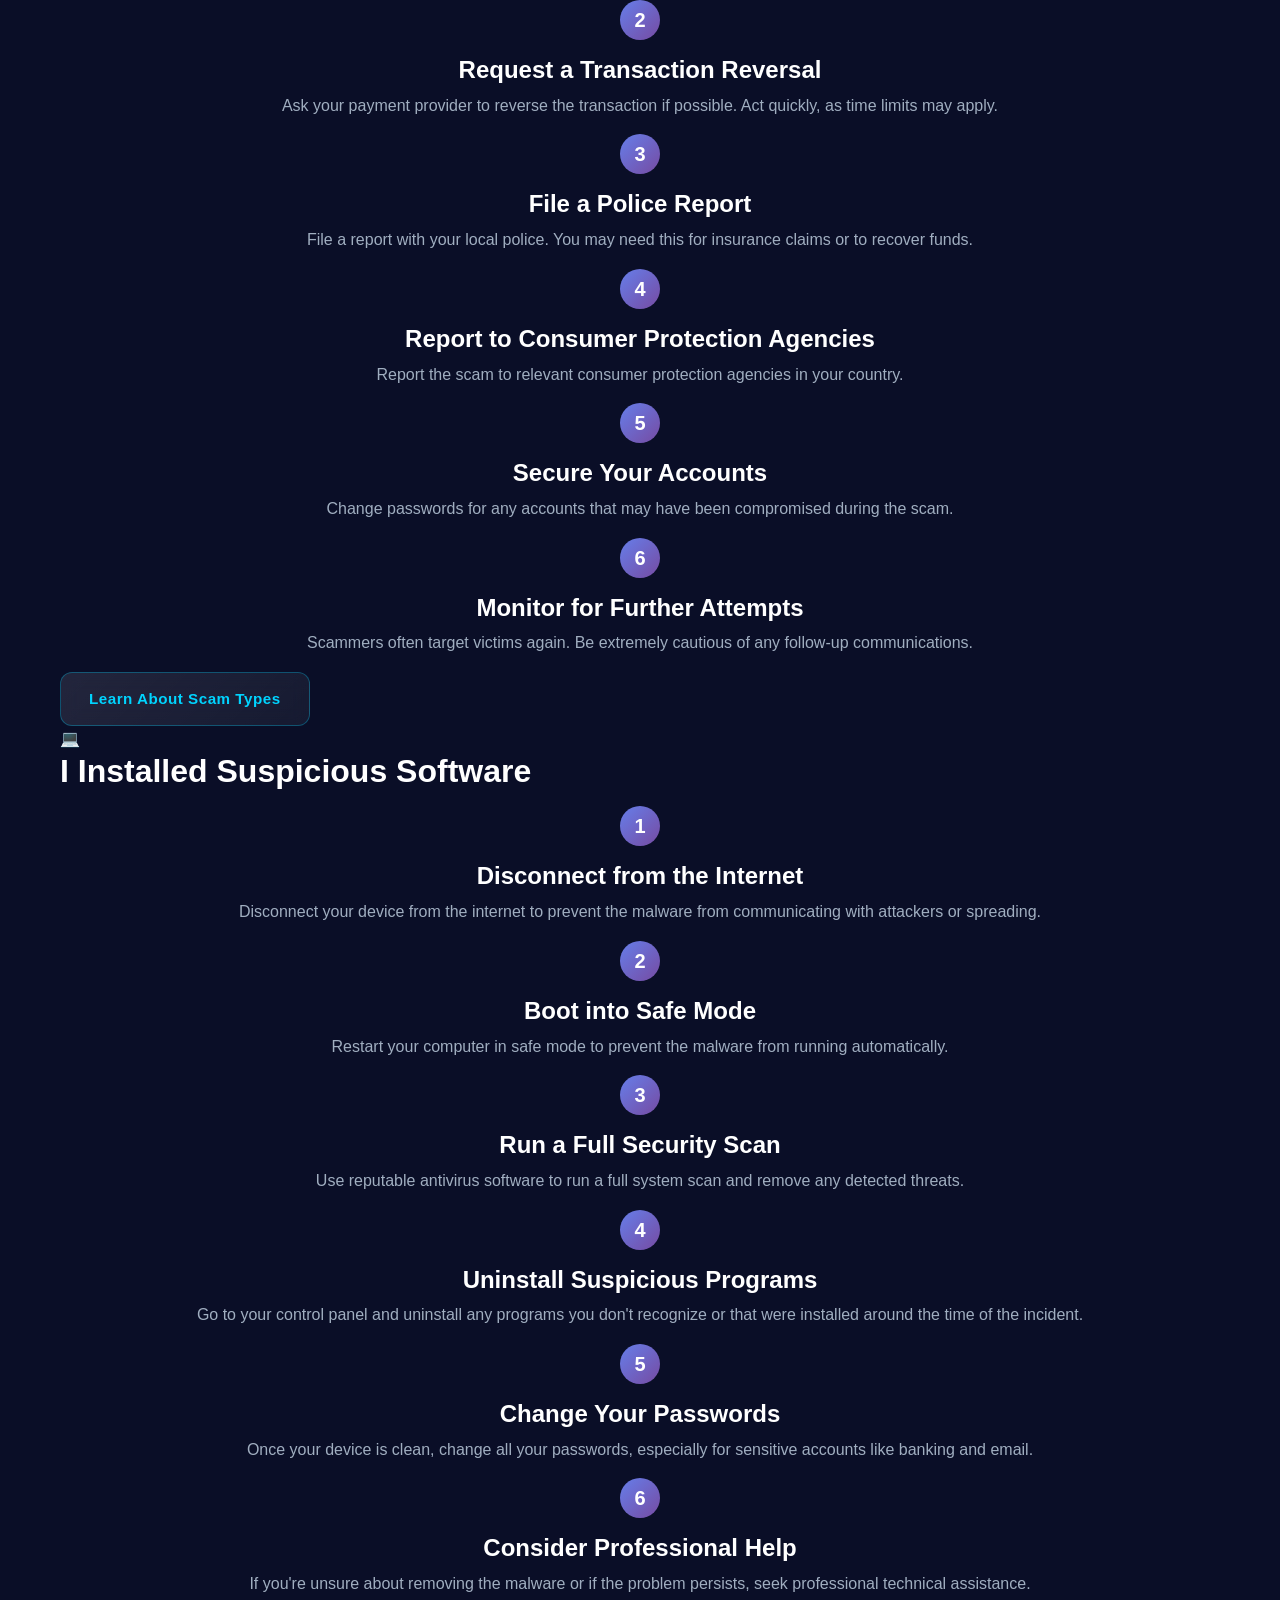
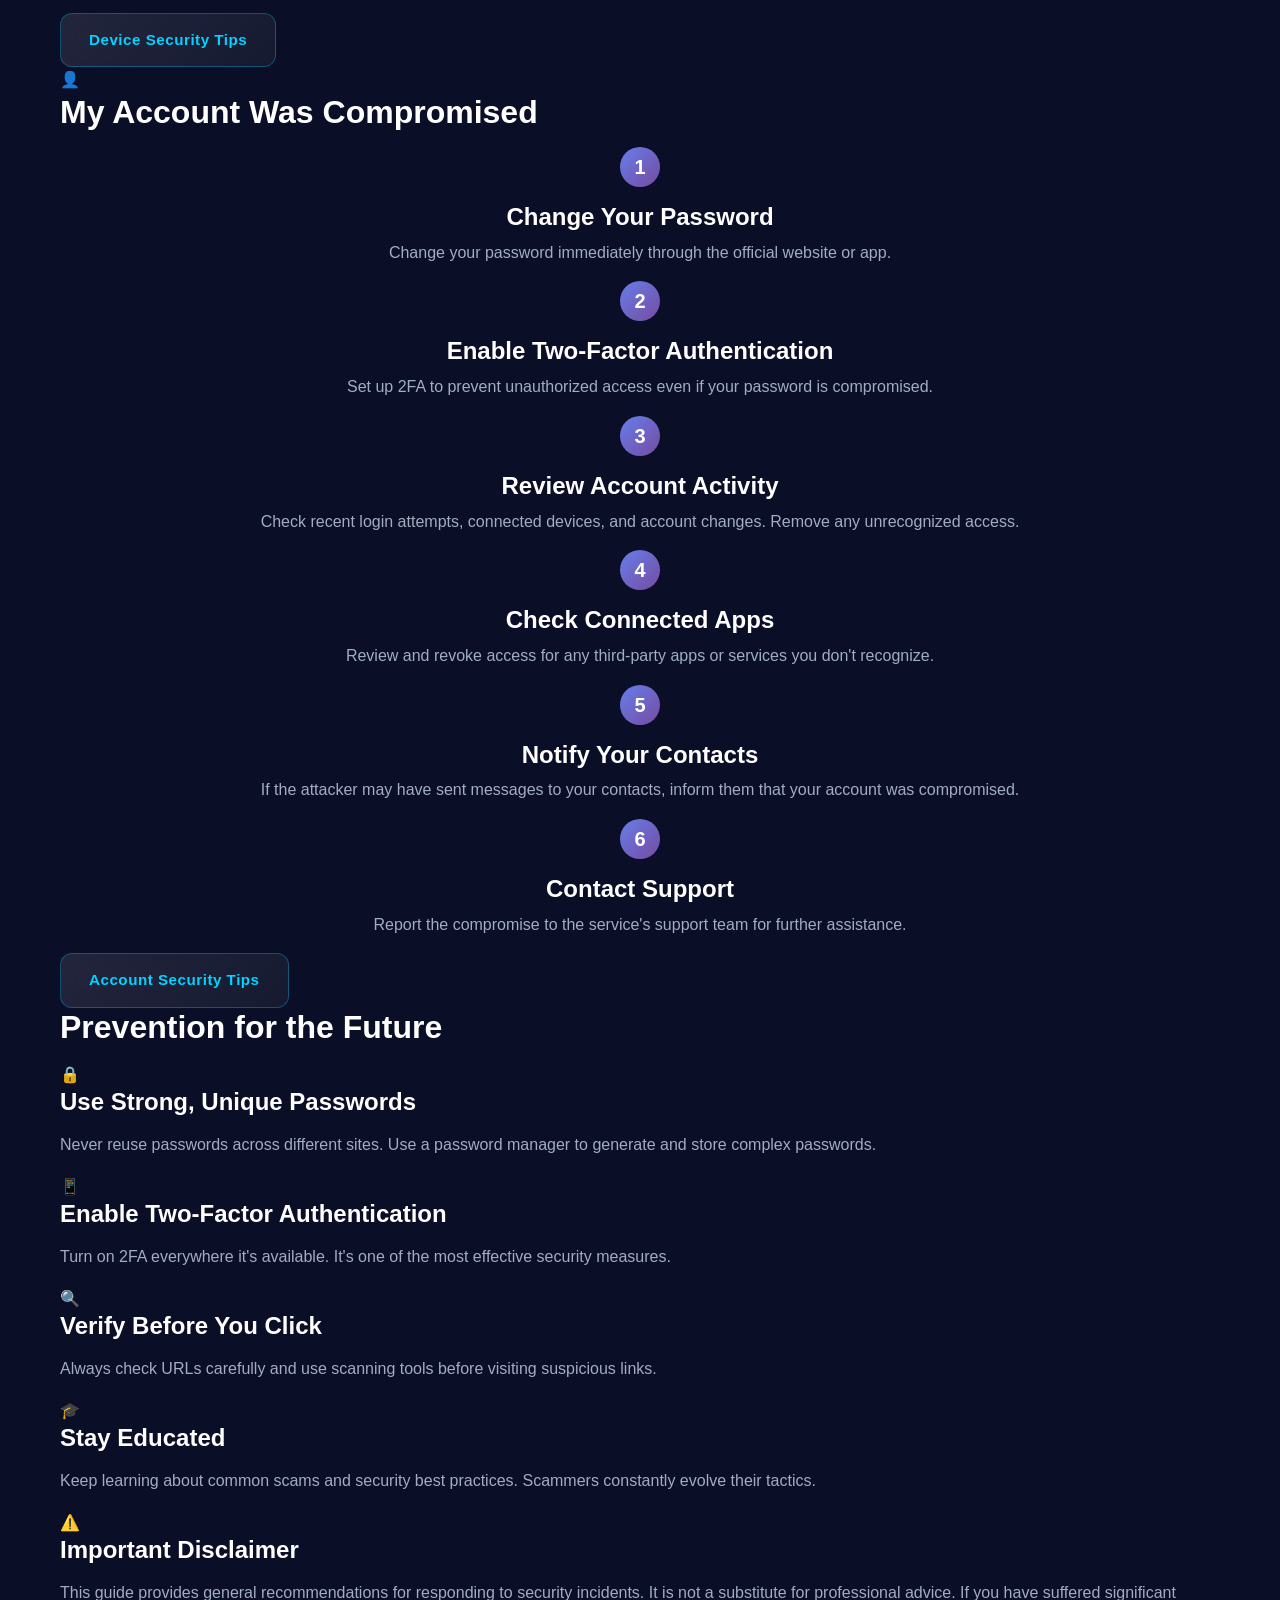
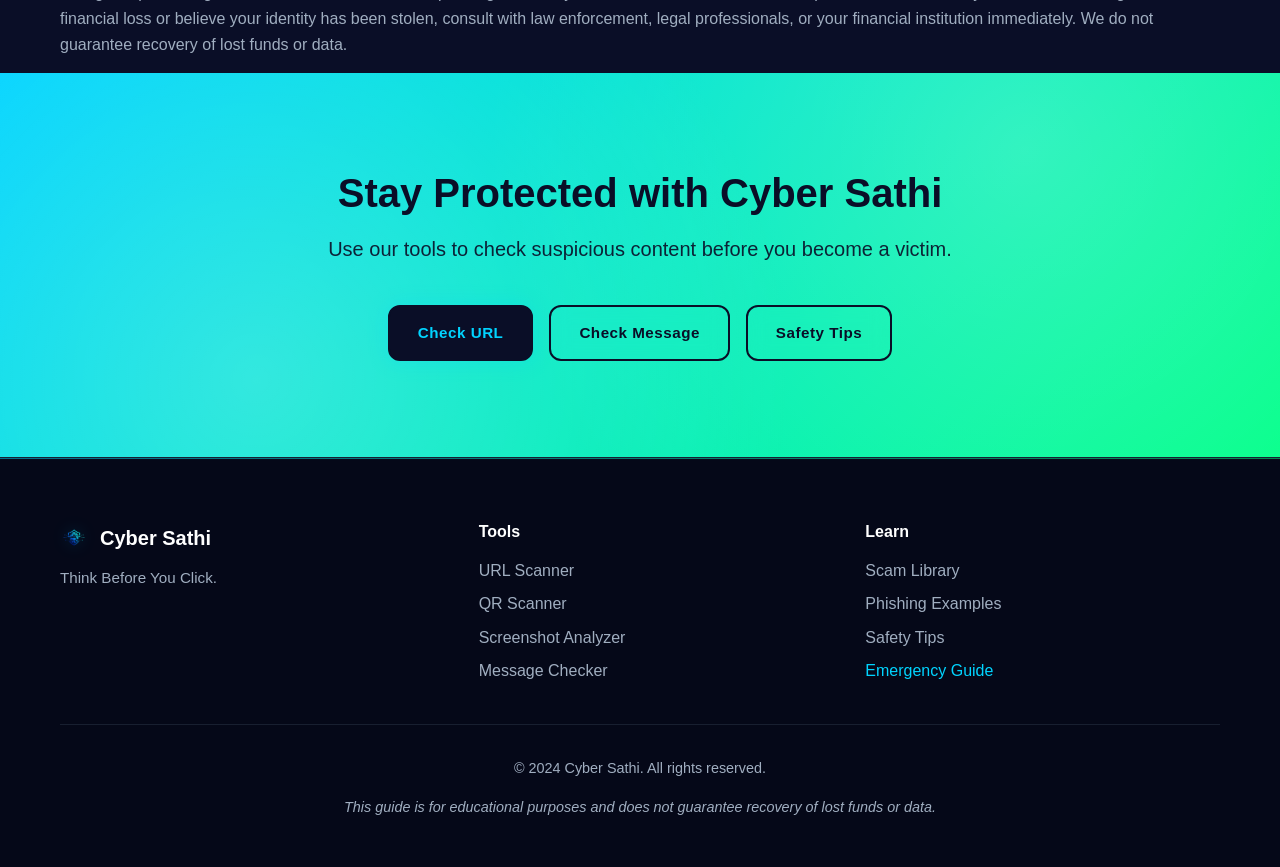
<file: incident.html>
<!DOCTYPE html>
<html lang="en">
<head>
    <meta charset="UTF-8">
    <meta name="viewport" content="width=device-width, initial-scale=1.0">
    <title>Emergency Incident Guide | Cyber Sathi</title>
    <meta name="description" content="Immediate steps to take if you've clicked a suspicious link, shared your password, or been scammed. Emergency cybersecurity response guide.">
    <meta name="keywords" content="emergency guide, incident response, what to do if scammed, cybersecurity emergency">
    
    <link rel="icon" type="image/svg+xml" href="favicon.svg">
    <link rel="stylesheet" href="css/style.css">
    <link rel="stylesheet" href="css/responsive.css">
</head>
<body>
    <!-- Navigation -->
    <nav class="navbar" role="navigation" aria-label="Main navigation">
        <div class="container">
            <div class="nav-brand">
                <a href="index.html" class="logo">
                    <img src="assets/icons/logo.png" alt="Cyber Sathi Logo" class="logo-image">
                    <span>Cyber Sathi</span>
                </a>
            </div>
            <button class="nav-toggle" aria-label="Toggle navigation menu" aria-expanded="false">
                <span></span>
                <span></span>
                <span></span>
            </button>
            <ul class="nav-menu">
                <li><a href="index.html">Home</a></li>
                <li><a href="scanner.html">URL Scanner</a></li>
                <li><a href="qr-scanner.html">QR Scanner</a></li>
                <li><a href="screenshot-scanner.html">Screenshot</a></li>
                <li><a href="message-scanner.html">Message Check</a></li>
                <li><a href="scams.html">Scam Library</a></li>
                <li><a href="safety-tips.html">Safety Tips</a></li>
                <li><a href="incident.html" class="active">Emergency Guide</a></li>
            </ul>
        </div>
    </nav>

    <!-- Page Header -->
    <section class="page-header emergency">
        <div class="container">
            <h1>Emergency Incident Guide</h1>
            <p>Immediate steps to take if you think you've been targeted by a scam</p>
        </div>
    </section>

    <!-- Urgent Warning -->
    <section class="urgent-warning">
        <div class="container">
            <div class="warning-banner">
                <div class="warning-icon">🚨</div>
                <div class="warning-text">
                    <h3>Act Quickly</h3>
                    <p>If you believe you've been scammed or compromised, time is critical. Follow the relevant steps below immediately.</p>
                </div>
            </div>
        </div>
    </section>

    <!-- Incident Navigation -->
    <section class="incident-nav">
        <div class="container">
            <div class="incident-buttons">
                <a href="#clicked-link" class="incident-btn">I Clicked a Suspicious Link</a>
                <a href="#entered-password" class="incident-btn">I Entered My Password</a>
                <a href="#shared-otp" class="incident-btn">I Shared an OTP</a>
                <a href="#sent-money" class="incident-btn">I Sent Money to a Scammer</a>
                <a href="#installed-malware" class="incident-btn">I Installed Suspicious Software</a>
                <a href="#account-compromised" class="incident-btn">My Account Was Compromised</a>
            </div>
        </div>
    </section>

    <!-- I Clicked a Suspicious Link -->
    <section class="incident-section" id="clicked-link">
        <div class="container">
            <div class="incident-card">
                <div class="incident-header">
                    <div class="incident-icon">🔗</div>
                    <h2>I Clicked a Suspicious Link</h2>
                </div>
                <div class="incident-steps">
                    <div class="step">
                        <div class="step-number">1</div>
                        <div class="step-content">
                            <h3>Close the Page Immediately</h3>
                            <p>Close the tab or window without entering any information.</p>
                        </div>
                    </div>
                    <div class="step">
                        <div class="step-number">2</div>
                        <div class="step-content">
                            <h3>Do Not Enter Any Information</h3>
                            <p>If the page is asking for login details, personal information, or payment details, do not provide them.</p>
                        </div>
                    </div>
                    <div class="step">
                        <div class="step-number">3</div>
                        <div class="step-content">
                            <h3>Clear Your Browser Cache</h3>
                            <p>Clear your browser's cache and cookies to remove any potential malicious scripts.</p>
                        </div>
                    </div>
                    <div class="step">
                        <div class="step-number">4</div>
                        <div class="step-content">
                            <h3>Run a Security Scan</h3>
                            <p>Run a full security scan on your device using reputable antivirus software.</p>
                        </div>
                    </div>
                    <div class="step">
                        <div class="step-number">5</div>
                        <div class="step-content">
                            <h3>Monitor Your Accounts</h3>
                            <p>Keep an eye on your accounts for suspicious activity over the next few weeks.</p>
                        </div>
                    </div>
                </div>
                <div class="incident-cta">
                    <a href="scanner.html" class="btn btn-primary">Check the URL</a>
                </div>
            </div>
        </div>
    </section>

    <!-- I Entered My Password -->
    <section class="incident-section alt" id="entered-password">
        <div class="container">
            <div class="incident-card">
                <div class="incident-header">
                    <div class="incident-icon">🔐</div>
                    <h2>I Entered My Password</h2>
                </div>
                <div class="incident-steps">
                    <div class="step urgent">
                        <div class="step-number">1</div>
                        <div class="step-content">
                            <h3>Change Your Password Immediately</h3>
                            <p>Go to the official website (not through the link) and change your password right away.</p>
                        </div>
                    </div>
                    <div class="step urgent">
                        <div class="step-number">2</div>
                        <div class="step-content">
                            <h3>Enable Two-Factor Authentication</h3>
                            <p>If you haven't already, enable 2FA on the compromised account and all other important accounts.</p>
                        </div>
                    </div>
                    <div class="step">
                        <div class="step-number">3</div>
                        <div class="step-content">
                            <h3>Check for Unauthorized Access</h3>
                            <p>Review your account's recent activity and login history. Sign out all other sessions if possible.</p>
                        </div>
                    </div>
                    <div class="step">
                        <div class="step-number">4</div>
                        <div class="step-content">
                            <h3>Change Similar Passwords</h3>
                            <p>If you use the same or similar password on other sites, change those passwords too.</p>
                        </div>
                    </div>
                    <div class="step">
                        <div class="step-number">5</div>
                        <div class="step-content">
                            <h3>Contact the Service Provider</h3>
                            <p>Inform the service about the potential breach so they can monitor your account for suspicious activity.</p>
                        </div>
                    </div>
                    <div class="step">
                        <div class="step-number">6</div>
                        <div class="step-content">
                            <h3>Monitor for Identity Theft</h3>
                            <p>Watch for suspicious activity on other accounts and consider placing a fraud alert on your credit reports.</p>
                        </div>
                    </div>
                </div>
                <div class="incident-cta">
                    <a href="safety-tips.html" class="btn btn-secondary">Password Security Tips</a>
                </div>
            </div>
        </div>
    </section>

    <!-- I Shared an OTP -->
    <section class="incident-section" id="shared-otp">
        <div class="container">
            <div class="incident-card">
                <div class="incident-header">
                    <div class="incident-icon">🔢</div>
                    <h2>I Shared an OTP</h2>
                </div>
                <div class="incident-steps">
                    <div class="step urgent">
                        <div class="step-number">1</div>
                        <div class="step-content">
                            <h3>Contact Your Bank Immediately</h3>
                            <p>Call your bank's official number (from the back of your card) to report the incident and freeze your account if necessary.</p>
                        </div>
                    </div>
                    <div class="step urgent">
                        <div class="step-number">2</div>
                        <div class="step-content">
                            <h3>Block Cards and Accounts</h3>
                            <p>If the OTP was related to banking or payments, block relevant cards and accounts to prevent unauthorized transactions.</p>
                        </div>
                    </div>
                    <div class="step">
                        <div class="step-number">3</div>
                        <div class="step-content">
                            <h3>Review Recent Transactions</h3>
                            <p>Check your account statements for any unauthorized transactions and report them immediately.</p>
                        </div>
                    </div>
                    <div class="step">
                        <div class="step-number">4</div>
                        <div class="step-content">
                            <h3>Change Affected Passwords</h3>
                            <p>If the OTP was for account access, change that password immediately and enable 2FA.</p>
                        </div>
                    </div>
                    <div class="step">
                        <div class="step-number">5</div>
                        <div class="step-content">
                            <h3>Report the Incident</h3>
                            <p>Report the incident to your bank and relevant authorities. File a police report if money was stolen.</p>
                        </div>
                    </div>
                </div>
                <div class="incident-cta">
                    <a href="scams.html#otp-scams" class="btn btn-secondary">Learn About OTP Scams</a>
                </div>
            </div>
        </div>
    </section>

    <!-- I Sent Money to a Scammer -->
    <section class="incident-section alt" id="sent-money">
        <div class="container">
            <div class="incident-card">
                <div class="incident-header">
                    <div class="incident-icon">💸</div>
                    <h2>I Sent Money to a Scammer</h2>
                </div>
                <div class="incident-steps">
                    <div class="step urgent">
                        <div class="step-number">1</div>
                        <div class="step-content">
                            <h3>Contact Your Payment Provider Immediately</h3>
                            <p>Call your bank, credit card company, or payment platform right away to report the fraudulent transaction.</p>
                        </div>
                    </div>
                    <div class="step urgent">
                        <div class="step-number">2</div>
                        <div class="step-content">
                            <h3>Request a Transaction Reversal</h3>
                            <p>Ask your payment provider to reverse the transaction if possible. Act quickly, as time limits may apply.</p>
                        </div>
                    </div>
                    <div class="step">
                        <div class="step-number">3</div>
                        <div class="step-content">
                            <h3>File a Police Report</h3>
                            <p>File a report with your local police. You may need this for insurance claims or to recover funds.</p>
                        </div>
                    </div>
                    <div class="step">
                        <div class="step-number">4</div>
                        <div class="step-content">
                            <h3>Report to Consumer Protection Agencies</h3>
                            <p>Report the scam to relevant consumer protection agencies in your country.</p>
                        </div>
                    </div>
                    <div class="step">
                        <div class="step-number">5</div>
                        <div class="step-content">
                            <h3>Secure Your Accounts</h3>
                            <p>Change passwords for any accounts that may have been compromised during the scam.</p>
                        </div>
                    </div>
                    <div class="step">
                        <div class="step-number">6</div>
                        <div class="step-content">
                            <h3>Monitor for Further Attempts</h3>
                            <p>Scammers often target victims again. Be extremely cautious of any follow-up communications.</p>
                        </div>
                    </div>
                </div>
                <div class="incident-cta">
                    <a href="scams.html" class="btn btn-secondary">Learn About Scam Types</a>
                </div>
            </div>
        </div>
    </section>

    <!-- I Installed Suspicious Software -->
    <section class="incident-section" id="installed-malware">
        <div class="container">
            <div class="incident-card">
                <div class="incident-header">
                    <div class="incident-icon">💻</div>
                    <h2>I Installed Suspicious Software</h2>
                </div>
                <div class="incident-steps">
                    <div class="step urgent">
                        <div class="step-number">1</div>
                        <div class="step-content">
                            <h3>Disconnect from the Internet</h3>
                            <p>Disconnect your device from the internet to prevent the malware from communicating with attackers or spreading.</p>
                        </div>
                    </div>
                    <div class="step urgent">
                        <div class="step-number">2</div>
                        <div class="step-content">
                            <h3>Boot into Safe Mode</h3>
                            <p>Restart your computer in safe mode to prevent the malware from running automatically.</p>
                        </div>
                    </div>
                    <div class="step">
                        <div class="step-number">3</div>
                        <div class="step-content">
                            <h3>Run a Full Security Scan</h3>
                            <p>Use reputable antivirus software to run a full system scan and remove any detected threats.</p>
                        </div>
                    </div>
                    <div class="step">
                        <div class="step-number">4</div>
                        <div class="step-content">
                            <h3>Uninstall Suspicious Programs</h3>
                            <p>Go to your control panel and uninstall any programs you don't recognize or that were installed around the time of the incident.</p>
                        </div>
                    </div>
                    <div class="step">
                        <div class="step-number">5</div>
                        <div class="step-content">
                            <h3>Change Your Passwords</h3>
                            <p>Once your device is clean, change all your passwords, especially for sensitive accounts like banking and email.</p>
                        </div>
                    </div>
                    <div class="step">
                        <div class="step-number">6</div>
                        <div class="step-content">
                            <h3>Consider Professional Help</h3>
                        <p>If you're unsure about removing the malware or if the problem persists, seek professional technical assistance.</p>
                        </div>
                    </div>
                </div>
                <div class="incident-cta">
                    <a href="safety-tips.html" class="btn btn-secondary">Device Security Tips</a>
                </div>
            </div>
        </div>
    </section>

    <!-- My Account Was Compromised -->
    <section class="incident-section alt" id="account-compromised">
        <div class="container">
            <div class="incident-card">
                <div class="incident-header">
                    <div class="incident-icon">👤</div>
                    <h2>My Account Was Compromised</h2>
                </div>
                <div class="incident-steps">
                    <div class="step urgent">
                        <div class="step-number">1</div>
                        <div class="step-content">
                            <h3>Change Your Password</h3>
                            <p>Change your password immediately through the official website or app.</p>
                        </div>
                    </div>
                    <div class="step urgent">
                        <div class="step-number">2</div>
                        <div class="step-content">
                            <h3>Enable Two-Factor Authentication</h3>
                            <p>Set up 2FA to prevent unauthorized access even if your password is compromised.</p>
                        </div>
                    </div>
                    <div class="step">
                        <div class="step-number">3</div>
                        <div class="step-content">
                            <h3>Review Account Activity</h3>
                            <p>Check recent login attempts, connected devices, and account changes. Remove any unrecognized access.</p>
                        </div>
                    </div>
                    <div class="step">
                        <div class="step-number">4</div>
                        <div class="step-content">
                            <h3>Check Connected Apps</h3>
                            <p>Review and revoke access for any third-party apps or services you don't recognize.</p>
                        </div>
                    </div>
                    <div class="step">
                        <div class="step-number">5</div>
                        <div class="step-content">
                            <h3>Notify Your Contacts</h3>
                            <p>If the attacker may have sent messages to your contacts, inform them that your account was compromised.</p>
                        </div>
                    </div>
                    <div class="step">
                        <div class="step-number">6</div>
                        <div class="step-content">
                            <h3>Contact Support</h3>
                            <p>Report the compromise to the service's support team for further assistance.</p>
                        </div>
                    </div>
                </div>
                <div class="incident-cta">
                    <a href="safety-tips.html" class="btn btn-secondary">Account Security Tips</a>
                </div>
            </div>
        </div>
    </section>

    <!-- General Prevention -->
    <section class="prevention-section">
        <div class="container">
            <h2>Prevention for the Future</h2>
            <div class="prevention-grid">
                <div class="prevention-card">
                    <div class="prevention-icon">🔒</div>
                    <h3>Use Strong, Unique Passwords</h3>
                    <p>Never reuse passwords across different sites. Use a password manager to generate and store complex passwords.</p>
                </div>
                <div class="prevention-card">
                    <div class="prevention-icon">📱</div>
                    <h3>Enable Two-Factor Authentication</h3>
                    <p>Turn on 2FA everywhere it's available. It's one of the most effective security measures.</p>
                </div>
                <div class="prevention-card">
                    <div class="prevention-icon">🔍</div>
                    <h3>Verify Before You Click</h3>
                    <p>Always check URLs carefully and use scanning tools before visiting suspicious links.</p>
                </div>
                <div class="prevention-card">
                    <div class="prevention-icon">🎓</div>
                    <h3>Stay Educated</h3>
                    <p>Keep learning about common scams and security best practices. Scammers constantly evolve their tactics.</p>
                </div>
            </div>
        </div>
    </section>

    <!-- Important Disclaimer -->
    <section class="disclaimer-section">
        <div class="container">
            <div class="disclaimer-card">
                <div class="disclaimer-icon">⚠️</div>
                <div class="disclaimer-content">
                    <h3>Important Disclaimer</h3>
                    <p>This guide provides general recommendations for responding to security incidents. It is not a substitute for professional advice. If you have suffered significant financial loss or believe your identity has been stolen, consult with law enforcement, legal professionals, or your financial institution immediately. We do not guarantee recovery of lost funds or data.</p>
                </div>
            </div>
        </div>
    </section>

    <!-- Call to Action -->
    <section class="cta">
        <div class="container">
            <h2>Stay Protected with Cyber Sathi</h2>
            <p>Use our tools to check suspicious content before you become a victim.</p>
            <div class="cta-buttons">
                <a href="scanner.html" class="btn btn-primary">Check URL</a>
                <a href="message-scanner.html" class="btn btn-secondary">Check Message</a>
                <a href="safety-tips.html" class="btn btn-secondary">Safety Tips</a>
            </div>
        </div>
    </section>

    <!-- Footer -->
    <footer class="footer">
        <div class="container">
            <div class="footer-content">
                <div class="footer-brand">
                    <div class="logo">
                        <img src="assets/icons/logo.png" alt="Cyber Sathi Logo" class="logo-image">
                        <span>Cyber Sathi</span>
                    </div>
                    <p>Think Before You Click.</p>
                </div>
                <div class="footer-links">
                    <div class="footer-column">
                        <h4>Tools</h4>
                        <ul>
                            <li><a href="scanner.html">URL Scanner</a></li>
                            <li><a href="qr-scanner.html">QR Scanner</a></li>
                            <li><a href="screenshot-scanner.html">Screenshot Analyzer</a></li>
                            <li><a href="message-scanner.html">Message Checker</a></li>
                        </ul>
                    </div>
                    <div class="footer-column">
                        <h4>Learn</h4>
                        <ul>
                            <li><a href="scams.html">Scam Library</a></li>
                            <li><a href="phishing.html">Phishing Examples</a></li>
                            <li><a href="safety-tips.html">Safety Tips</a></li>
                            <li><a href="incident.html" class="active">Emergency Guide</a></li>
                        </ul>
                    </div>
                </div>
            </div>
            <div class="footer-bottom">
                <p>&copy; 2024 Cyber Sathi. All rights reserved.</p>
                <p class="disclaimer">This guide is for educational purposes and does not guarantee recovery of lost funds or data.</p>
            </div>
        </div>
    </footer>

    <script src="js/script.js"></script>
</body>
</html>
</file>
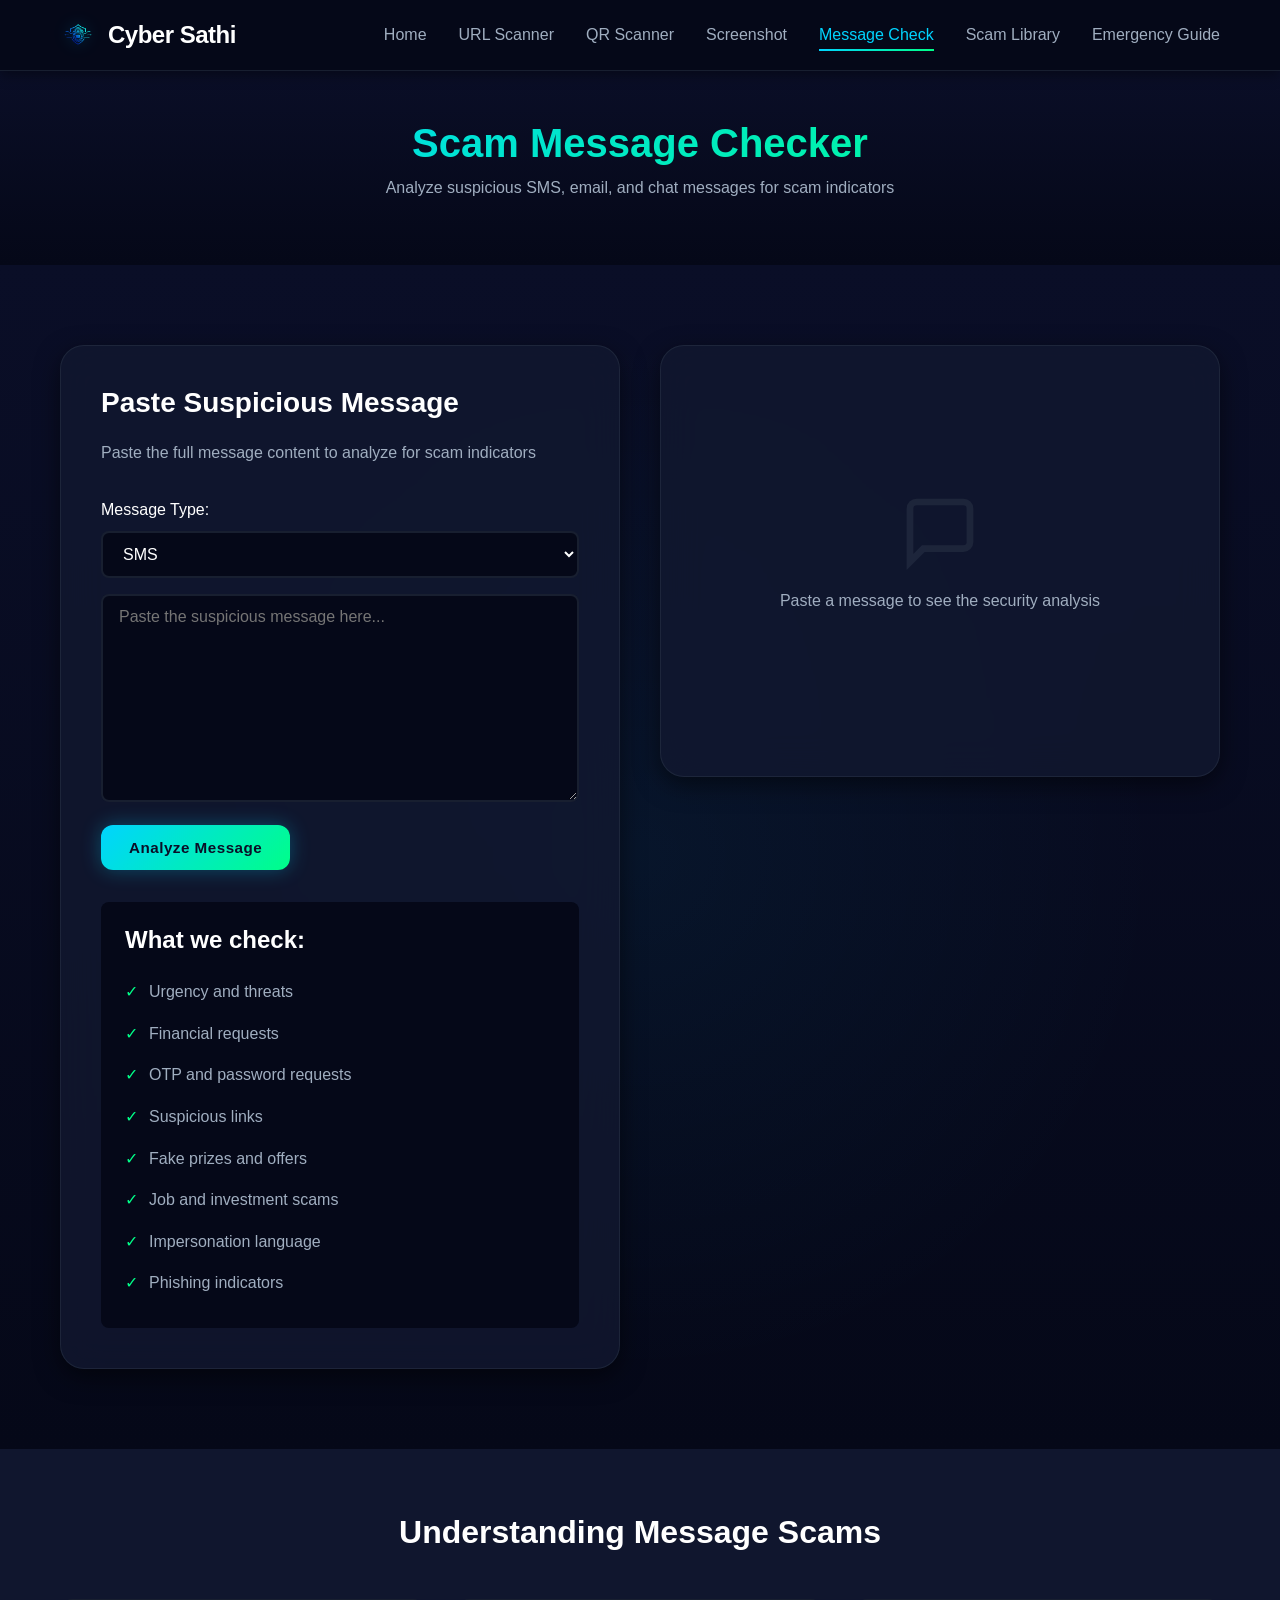
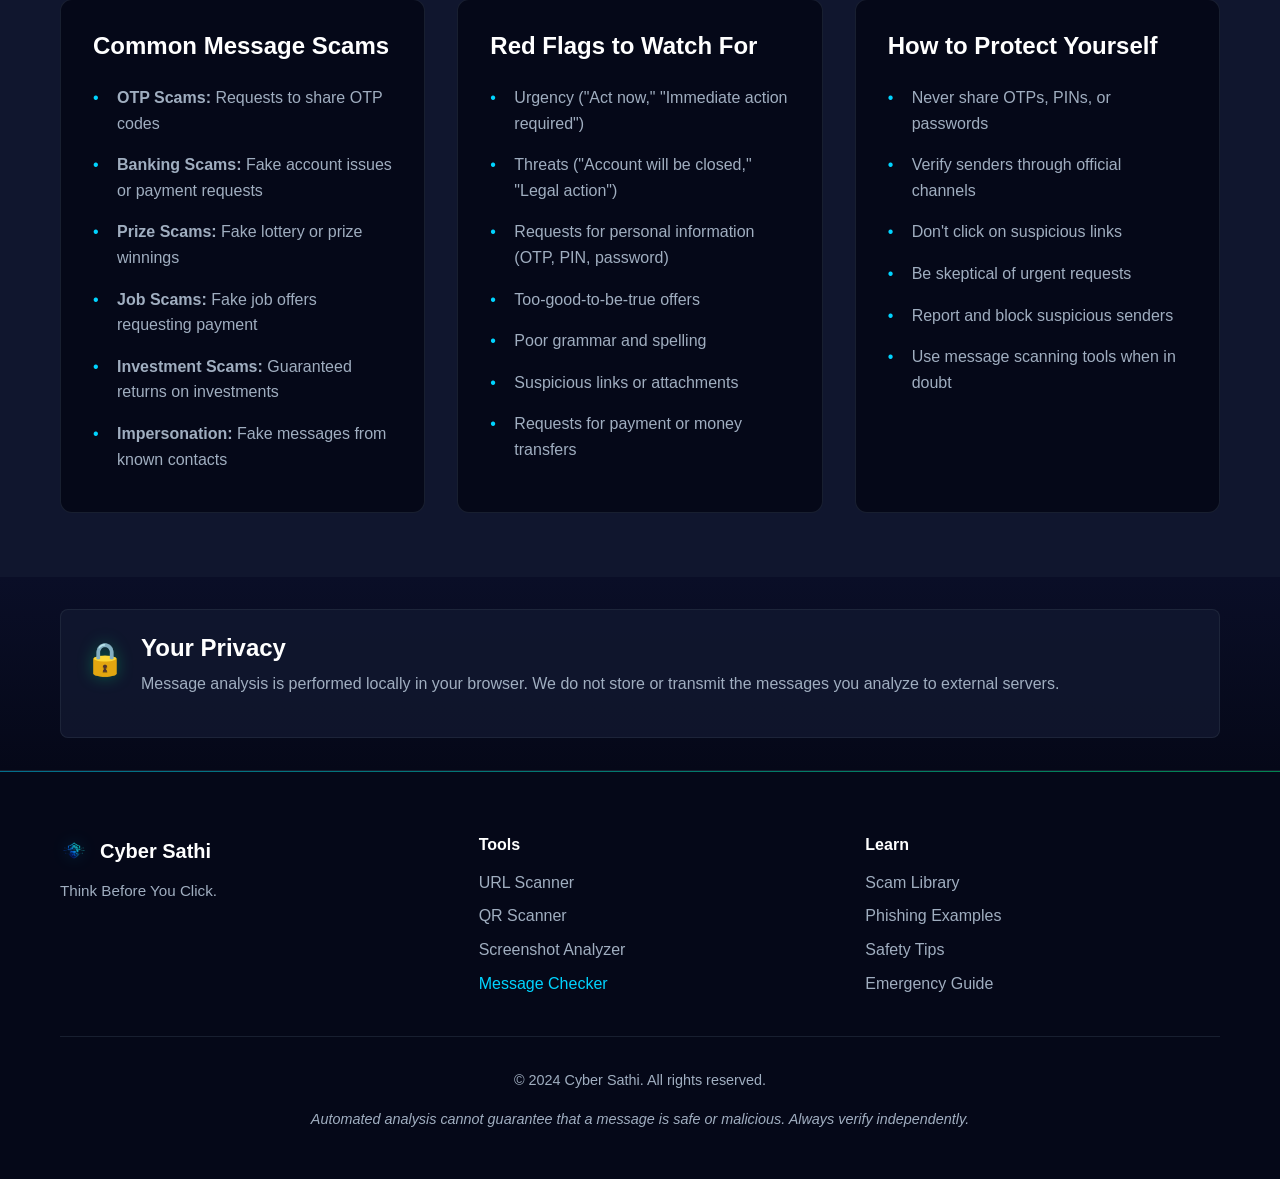
<file: message-scanner.html>
<!DOCTYPE html>
<html lang="en">
<head>
    <meta charset="UTF-8">
    <meta name="viewport" content="width=device-width, initial-scale=1.0">
    <title>Message Checker | Cyber Sathi</title>
    <meta name="description" content="Analyze suspicious SMS, email, and chat messages for scam indicators and phishing attempts.">
    <meta name="keywords" content="message scanner, SMS analysis, email phishing, scam message detection">
    
    <link rel="icon" type="image/svg+xml" href="favicon.svg">
    <link rel="stylesheet" href="css/style.css">
    <link rel="stylesheet" href="css/scanner.css">
    <link rel="stylesheet" href="css/responsive.css">
</head>
<body>
    <!-- Navigation -->
    <nav class="navbar" role="navigation" aria-label="Main navigation">
        <div class="container">
            <div class="nav-brand">
                <a href="index.html" class="logo">
                    <img src="assets/icons/logo.png" alt="Cyber Sathi Logo" class="logo-image">
                    <span>Cyber Sathi</span>
                </a>
            </div>
            <button class="nav-toggle" aria-label="Toggle navigation menu" aria-expanded="false">
                <span></span>
                <span></span>
                <span></span>
            </button>
            <ul class="nav-menu">
                <li><a href="index.html">Home</a></li>
                <li><a href="scanner.html">URL Scanner</a></li>
                <li><a href="qr-scanner.html">QR Scanner</a></li>
                <li><a href="screenshot-scanner.html">Screenshot</a></li>
                <li><a href="message-scanner.html" class="active">Message Check</a></li>
                <li><a href="scams.html">Scam Library</a></li>
                <li><a href="incident.html">Emergency Guide</a></li>
            </ul>
        </div>
    </nav>

    <!-- Page Header -->
    <section class="page-header">
        <div class="container">
            <h1>Scam Message Checker</h1>
            <p>Analyze suspicious SMS, email, and chat messages for scam indicators</p>
        </div>
    </section>

    <!-- Message Scanner Section -->
    <section class="scanner-section">
        <div class="container">
            <div class="scanner-container">
                <div class="scanner-input">
                    <h2>Paste Suspicious Message</h2>
                    <p>Paste the full message content to analyze for scam indicators</p>
                    
                    <form id="message-form" class="message-form">
                        <div class="message-type-selector">
                            <label for="message-type">Message Type:</label>
                            <select id="message-type" aria-label="Select message type">
                                <option value="sms">SMS</option>
                                <option value="email">Email</option>
                                <option value="whatsapp">WhatsApp</option>
                                <option value="messenger">Messenger</option>
                                <option value="instagram">Instagram</option>
                                <option value="telegram">Telegram</option>
                                <option value="other">Other</option>
                            </select>
                        </div>
                        
                        <div class="textarea-group">
                            <textarea 
                                id="message-input" 
                                placeholder="Paste the suspicious message here..."
                                rows="10"
                                aria-label="Message content to analyze"
                                required
                            ></textarea>
                        </div>
                        
                        <button type="submit" class="btn btn-primary" id="analyze-message-btn">
                            <span class="btn-text">Analyze Message</span>
                            <span class="btn-loading hidden">Analyzing...</span>
                        </button>
                    </form>
                    
                    <div class="scanner-info">
                        <h3>What we check:</h3>
                        <ul>
                            <li>Urgency and threats</li>
                            <li>Financial requests</li>
                            <li>OTP and password requests</li>
                            <li>Suspicious links</li>
                            <li>Fake prizes and offers</li>
                            <li>Job and investment scams</li>
                            <li>Impersonation language</li>
                            <li>Phishing indicators</li>
                        </ul>
                    </div>
                </div>

                <div class="scanner-result" id="scanner-result">
                    <div class="result-placeholder">
                        <svg viewBox="0 0 24 24" fill="none" stroke="currentColor" stroke-width="2">
                            <path d="M21 15a2 2 0 0 1-2 2H7l-4 4V5a2 2 0 0 1 2-2h14a2 2 0 0 1 2 2z"/>
                        </svg>
                        <p>Paste a message to see the security analysis</p>
                    </div>
                </div>
            </div>
        </div>
    </section>

    <!-- Message Analysis Result -->
    <section class="message-analysis-result hidden" id="message-analysis-result">
        <div class="container">
            <h2>Message Analysis Result</h2>
            <div id="message-security-analysis"></div>
        </div>
    </section>

    <!-- Detected Patterns -->
    <section class="detected-patterns hidden" id="detected-patterns">
        <div class="container">
            <h2>Detected Warning Patterns</h2>
            <div class="patterns-grid" id="patterns-grid"></div>
        </div>
    </section>

    <!-- What Should I Do -->
    <section class="action-guide hidden" id="message-action-guide">
        <div class="container">
            <div class="guide-card">
                <h2>What Should I Do?</h2>
                <div id="message-action-steps"></div>
            </div>
        </div>
    </section>

    <!-- Educational Section -->
    <section class="educational-section">
        <div class="container">
            <h2>Understanding Message Scams</h2>
            <div class="education-grid">
                <div class="education-card">
                    <h3>Common Message Scams</h3>
                    <ul>
                        <li><strong>OTP Scams:</strong> Requests to share OTP codes</li>
                        <li><strong>Banking Scams:</strong> Fake account issues or payment requests</li>
                        <li><strong>Prize Scams:</strong> Fake lottery or prize winnings</li>
                        <li><strong>Job Scams:</strong> Fake job offers requesting payment</li>
                        <li><strong>Investment Scams:</strong> Guaranteed returns on investments</li>
                        <li><strong>Impersonation:</strong> Fake messages from known contacts</li>
                    </ul>
                </div>
                <div class="education-card">
                    <h3>Red Flags to Watch For</h3>
                    <ul>
                        <li>Urgency ("Act now," "Immediate action required")</li>
                        <li>Threats ("Account will be closed," "Legal action")</li>
                        <li>Requests for personal information (OTP, PIN, password)</li>
                        <li>Too-good-to-be-true offers</li>
                        <li>Poor grammar and spelling</li>
                        <li>Suspicious links or attachments</li>
                        <li>Requests for payment or money transfers</li>
                    </ul>
                </div>
                <div class="education-card">
                    <h3>How to Protect Yourself</h3>
                    <ul>
                        <li>Never share OTPs, PINs, or passwords</li>
                        <li>Verify senders through official channels</li>
                        <li>Don't click on suspicious links</li>
                        <li>Be skeptical of urgent requests</li>
                        <li>Report and block suspicious senders</li>
                        <li>Use message scanning tools when in doubt</li>
                    </ul>
                </div>
            </div>
        </div>
    </section>

    <!-- Privacy Notice -->
    <section class="privacy-notice">
        <div class="container">
            <div class="privacy-alert">
                <div class="privacy-icon">🔒</div>
                <div class="privacy-text">
                    <h3>Your Privacy</h3>
                    <p>Message analysis is performed locally in your browser. We do not store or transmit the messages you analyze to external servers.</p>
                </div>
            </div>
        </div>
    </section>

    <!-- Footer -->
    <footer class="footer">
        <div class="container">
            <div class="footer-content">
                <div class="footer-brand">
                    <div class="logo">
                        <img src="assets/icons/logo.png" alt="Cyber Sathi Logo" class="logo-image">
                        <span>Cyber Sathi</span>
                    </div>
                    <p>Think Before You Click.</p>
                </div>
                <div class="footer-links">
                    <div class="footer-column">
                        <h4>Tools</h4>
                        <ul>
                            <li><a href="scanner.html">URL Scanner</a></li>
                            <li><a href="qr-scanner.html">QR Scanner</a></li>
                            <li><a href="screenshot-scanner.html">Screenshot Analyzer</a></li>
                            <li><a href="message-scanner.html" class="active">Message Checker</a></li>
                        </ul>
                    </div>
                    <div class="footer-column">
                        <h4>Learn</h4>
                        <ul>
                            <li><a href="scams.html">Scam Library</a></li>
                            <li><a href="phishing.html">Phishing Examples</a></li>
                            <li><a href="safety-tips.html">Safety Tips</a></li>
                            <li><a href="incident.html">Emergency Guide</a></li>
                        </ul>
                    </div>
                </div>
            </div>
            <div class="footer-bottom">
                <p>&copy; 2024 Cyber Sathi. All rights reserved.</p>
                <p class="disclaimer">Automated analysis cannot guarantee that a message is safe or malicious. Always verify independently.</p>
            </div>
        </div>
    </footer>

    <script src="js/script.js"></script>
    <script src="js/data-loader.js"></script>
    <script src="js/message-scanner.js"></script>
</body>
</html>
</file>
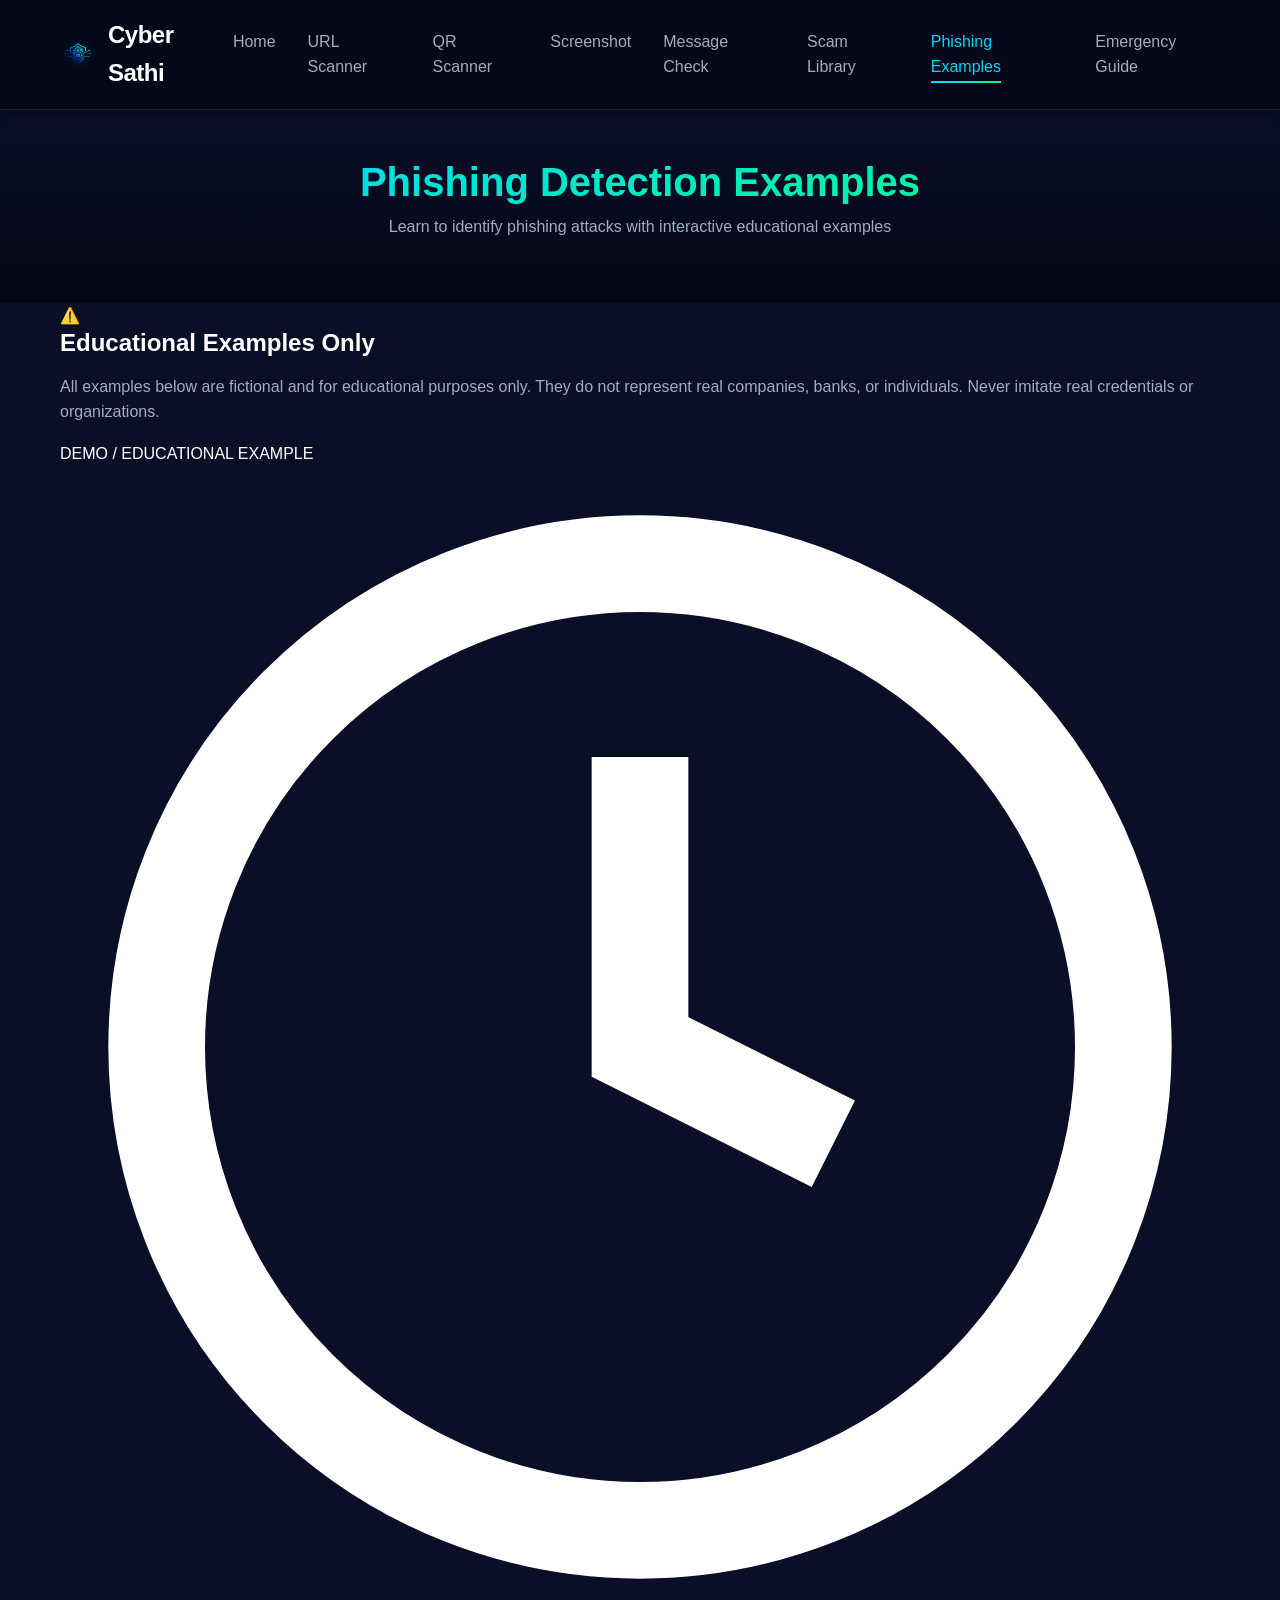
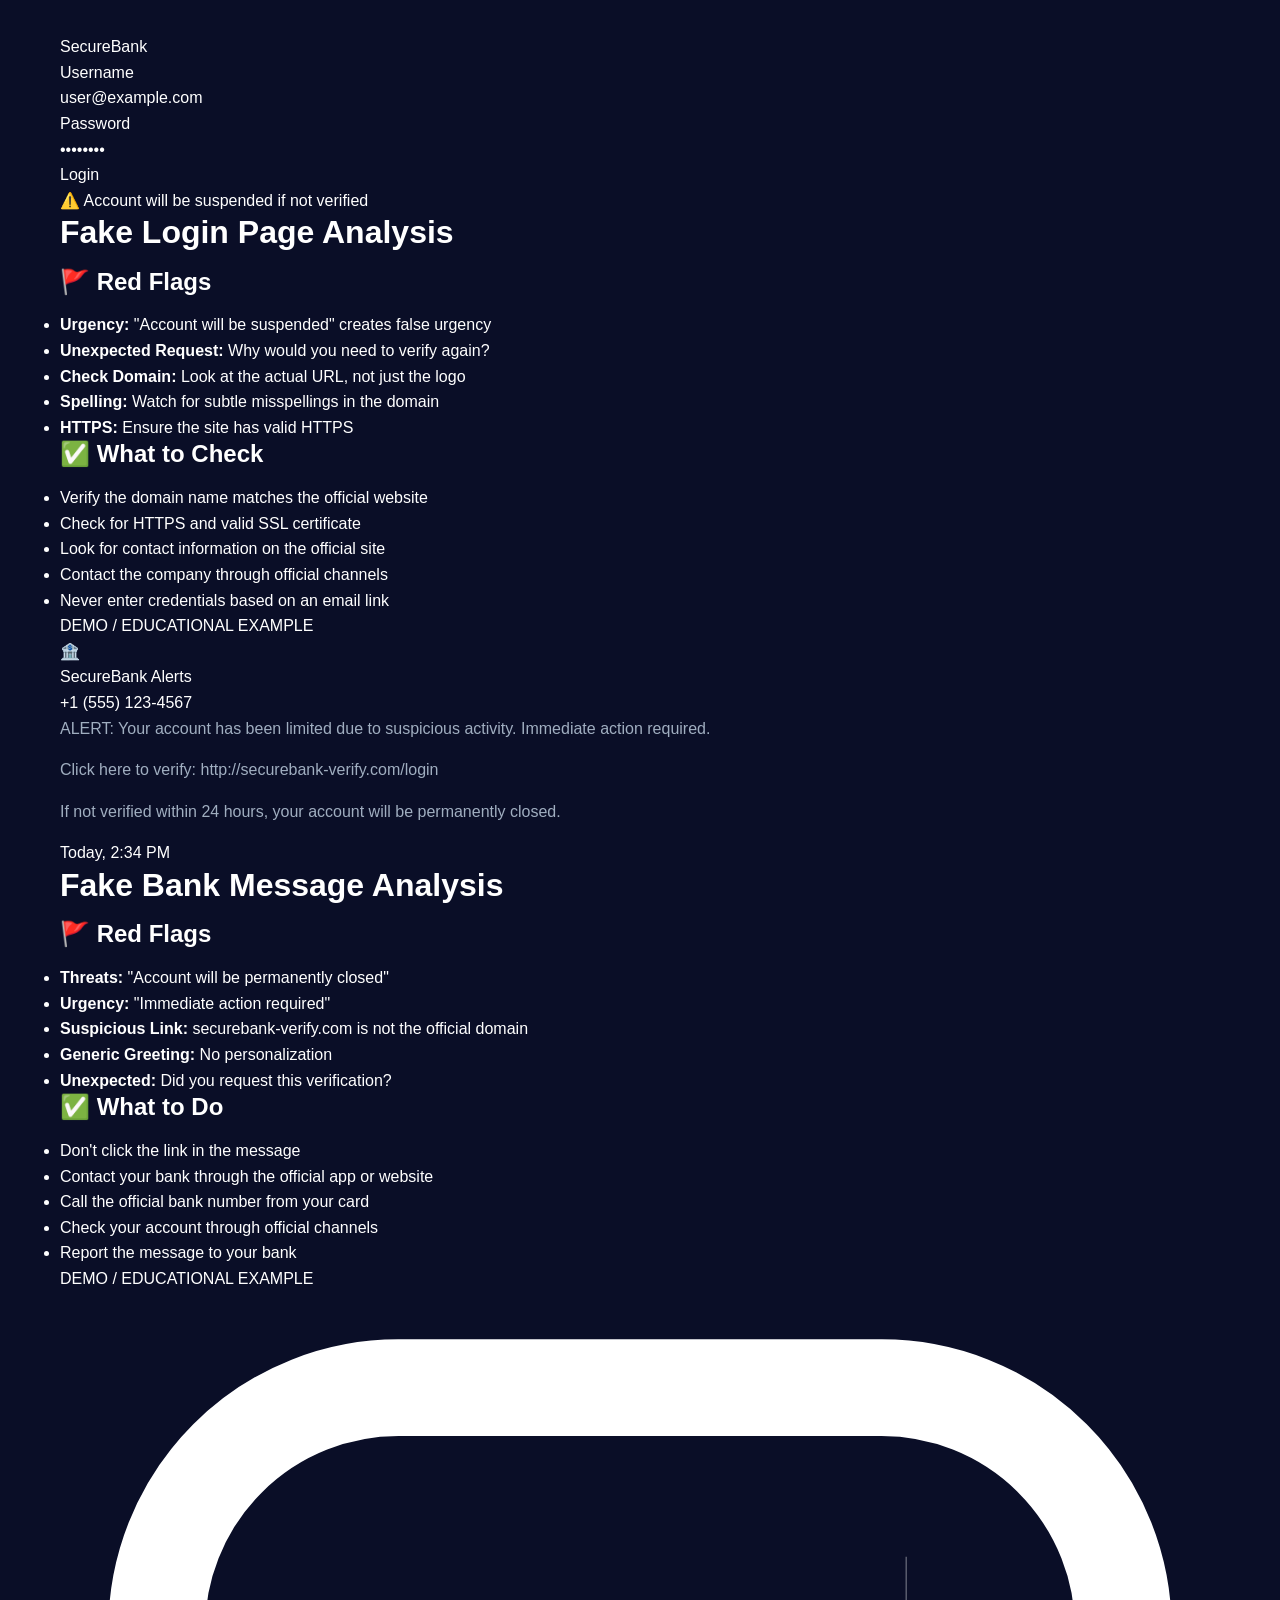
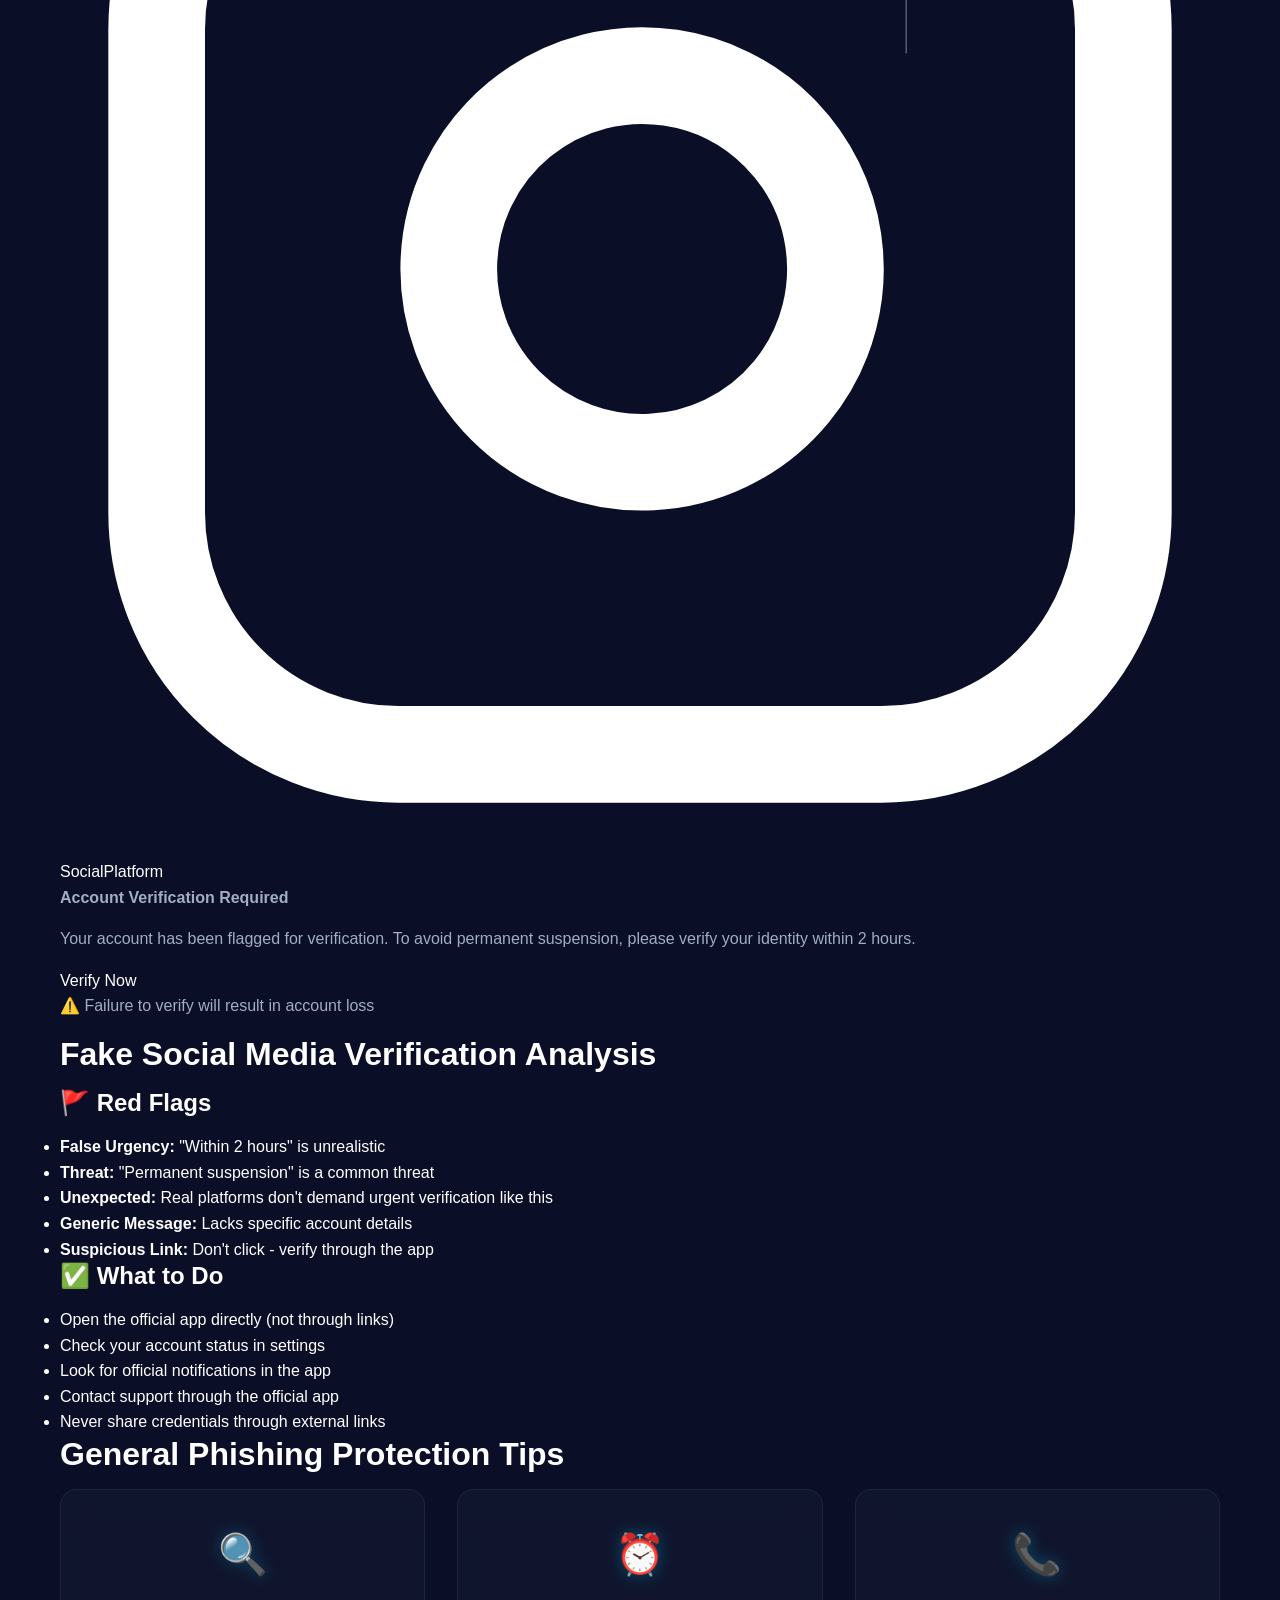
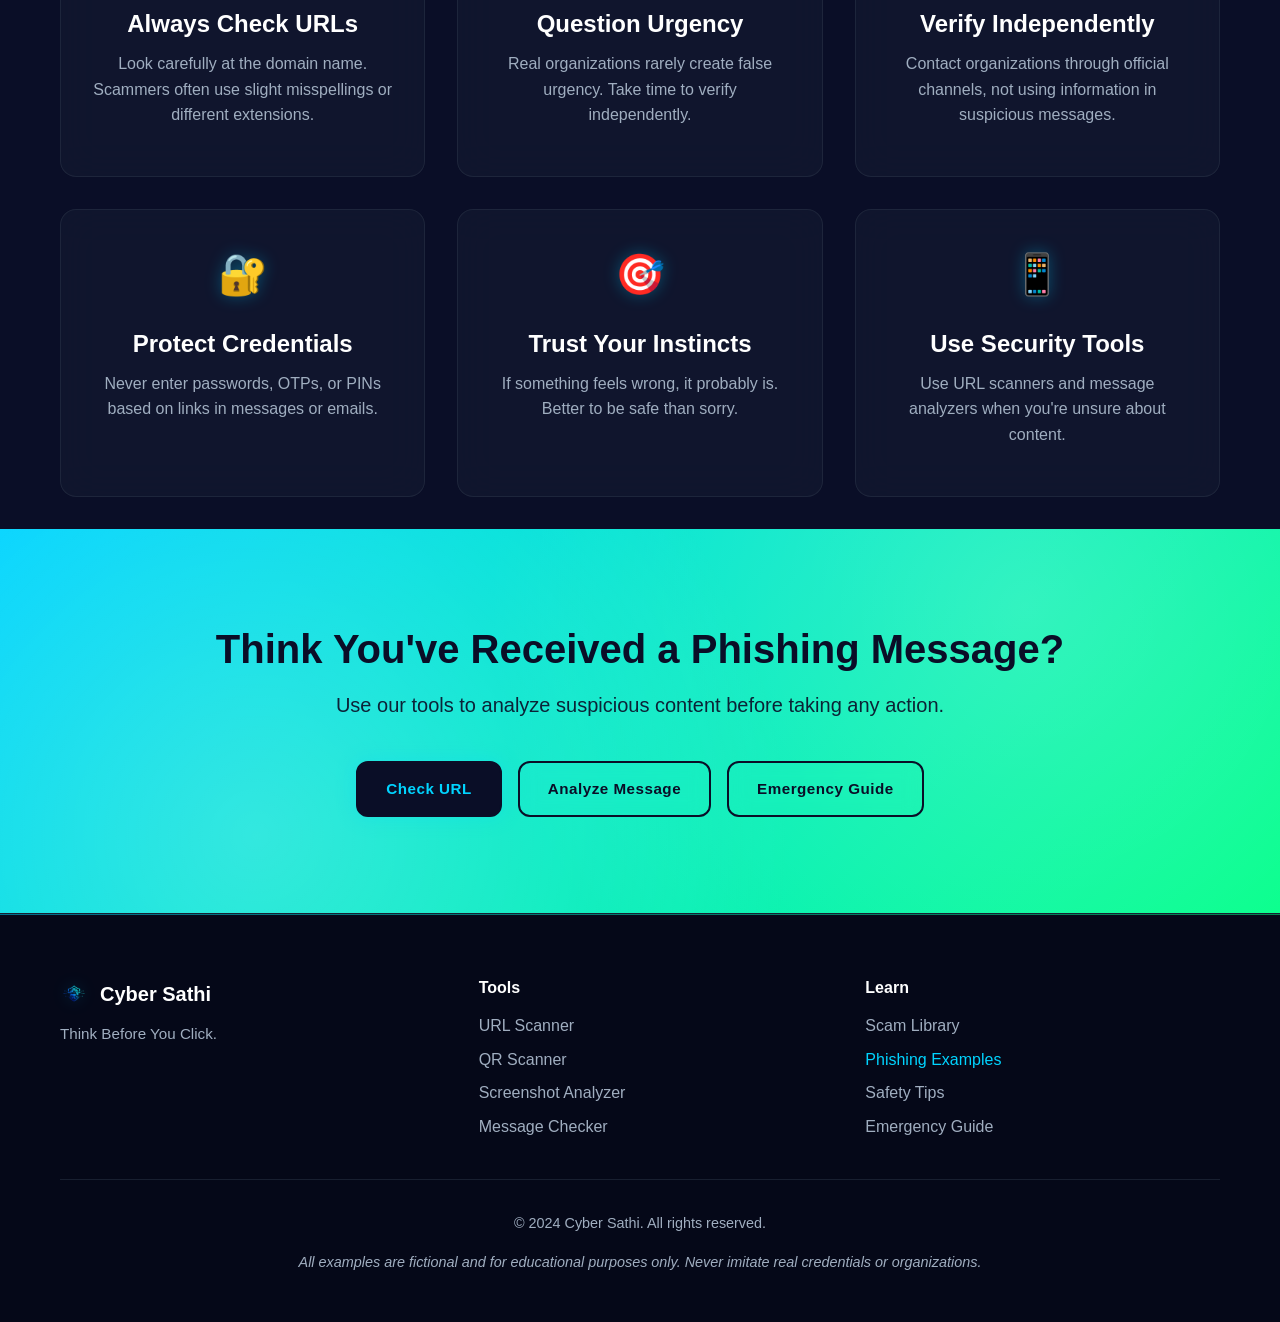
<file: phishing.html>
<!DOCTYPE html>
<html lang="en">
<head>
    <meta charset="UTF-8">
    <meta name="viewport" content="width=device-width, initial-scale=1.0">
    <title>Phishing Examples | Cyber Sathi</title>
    <meta name="description" content="Learn to identify phishing attacks with interactive educational examples. Understand fake login pages, bank messages, and social media verification scams.">
    <meta name="keywords" content="phishing examples, fake login pages, phishing education, scam identification">
    
    <link rel="icon" type="image/svg+xml" href="favicon.svg">
    <link rel="stylesheet" href="css/style.css">
    <link rel="stylesheet" href="css/responsive.css">
</head>
<body>
    <!-- Navigation -->
    <nav class="navbar" role="navigation" aria-label="Main navigation">
        <div class="container">
            <div class="nav-brand">
                <a href="index.html" class="logo">
                    <img src="assets/icons/logo.png" alt="Cyber Sathi Logo" class="logo-image">
                    <span>Cyber Sathi</span>
                </a>
            </div>
            <button class="nav-toggle" aria-label="Toggle navigation menu" aria-expanded="false">
                <span></span>
                <span></span>
                <span></span>
            </button>
            <ul class="nav-menu">
                <li><a href="index.html">Home</a></li>
                <li><a href="scanner.html">URL Scanner</a></li>
                <li><a href="qr-scanner.html">QR Scanner</a></li>
                <li><a href="screenshot-scanner.html">Screenshot</a></li>
                <li><a href="message-scanner.html">Message Check</a></li>
                <li><a href="scams.html">Scam Library</a></li>
                <li><a href="phishing.html" class="active">Phishing Examples</a></li>
                <li><a href="incident.html">Emergency Guide</a></li>
            </ul>
        </div>
    </nav>

    <!-- Page Header -->
    <section class="page-header">
        <div class="container">
            <h1>Phishing Detection Examples</h1>
            <p>Learn to identify phishing attacks with interactive educational examples</p>
        </div>
    </section>

    <!-- Disclaimer -->
    <section class="demo-disclaimer">
        <div class="container">
            <div class="disclaimer-banner">
                <div class="disclaimer-icon">⚠️</div>
                <div class="disclaimer-text">
                    <h3>Educational Examples Only</h3>
                    <p>All examples below are fictional and for educational purposes only. They do not represent real companies, banks, or individuals. Never imitate real credentials or organizations.</p>
                </div>
            </div>
        </div>
    </section>

    <!-- Fake Login Example -->
    <section class="phishing-example">
        <div class="container">
            <div class="example-container">
                <div class="example-visual">
                    <div class="fake-login-demo">
                        <div class="demo-header">
                            <span class="demo-badge">DEMO / EDUCATIONAL EXAMPLE</span>
                        </div>
                        <div class="fake-login-form">
                            <div class="fake-logo">
                                <svg viewBox="0 0 24 24" fill="none" stroke="currentColor" stroke-width="2">
                                    <circle cx="12" cy="12" r="10"/>
                                    <path d="M12 6v6l4 2"/>
                                </svg>
                                <span>SecureBank</span>
                            </div>
                            <div class="fake-input fake-username">
                                <label>Username</label>
                                <div class="fake-field">user@example.com</div>
                            </div>
                            <div class="fake-input fake-password">
                                <label>Password</label>
                                <div class="fake-field">••••••••</div>
                            </div>
                            <div class="fake-button">Login</div>
                            <div class="fake-warning">
                                <span class="warning-icon">⚠️</span>
                                <span>Account will be suspended if not verified</span>
                            </div>
                        </div>
                    </div>
                </div>
                <div class="example-analysis">
                    <h2>Fake Login Page Analysis</h2>
                    <div class="analysis-points">
                        <div class="analysis-point warning">
                            <h3>🚩 Red Flags</h3>
                            <ul>
                                <li><strong>Urgency:</strong> "Account will be suspended" creates false urgency</li>
                                <li><strong>Unexpected Request:</strong> Why would you need to verify again?</li>
                                <li><strong>Check Domain:</strong> Look at the actual URL, not just the logo</li>
                                <li><strong>Spelling:</strong> Watch for subtle misspellings in the domain</li>
                                <li><strong>HTTPS:</strong> Ensure the site has valid HTTPS</li>
                            </ul>
                        </div>
                        <div class="analysis-point safe">
                            <h3>✅ What to Check</h3>
                            <ul>
                                <li>Verify the domain name matches the official website</li>
                                <li>Check for HTTPS and valid SSL certificate</li>
                                <li>Look for contact information on the official site</li>
                                <li>Contact the company through official channels</li>
                                <li>Never enter credentials based on an email link</li>
                            </ul>
                        </div>
                    </div>
                </div>
            </div>
        </div>
    </section>

    <!-- Fake Bank Message Example -->
    <section class="phishing-example alt">
        <div class="container">
            <div class="example-container">
                <div class="example-visual">
                    <div class="fake-message-demo">
                        <div class="demo-header">
                            <span class="demo-badge">DEMO / EDUCATIONAL EXAMPLE</span>
                        </div>
                        <div class="fake-message">
                            <div class="message-sender">
                                <div class="sender-avatar">🏦</div>
                                <div class="sender-info">
                                    <div class="sender-name">SecureBank Alerts</div>
                                    <div class="sender-number">+1 (555) 123-4567</div>
                                </div>
                            </div>
                            <div class="message-content">
                                <p>ALERT: Your account has been limited due to suspicious activity. Immediate action required.</p>
                                <p>Click here to verify: http://securebank-verify.com/login</p>
                                <p>If not verified within 24 hours, your account will be permanently closed.</p>
                            </div>
                            <div class="message-time">Today, 2:34 PM</div>
                        </div>
                    </div>
                </div>
                <div class="example-analysis">
                    <h2>Fake Bank Message Analysis</h2>
                    <div class="analysis-points">
                        <div class="analysis-point warning">
                            <h3>🚩 Red Flags</h3>
                            <ul>
                                <li><strong>Threats:</strong> "Account will be permanently closed"</li>
                                <li><strong>Urgency:</strong> "Immediate action required"</li>
                                <li><strong>Suspicious Link:</strong> securebank-verify.com is not the official domain</li>
                                <li><strong>Generic Greeting:</strong> No personalization</li>
                                <li><strong>Unexpected:</strong> Did you request this verification?</li>
                            </ul>
                        </div>
                        <div class="analysis-point safe">
                            <h3>✅ What to Do</h3>
                            <ul>
                                <li>Don't click the link in the message</li>
                                <li>Contact your bank through the official app or website</li>
                                <li>Call the official bank number from your card</li>
                                <li>Check your account through official channels</li>
                                <li>Report the message to your bank</li>
                            </ul>
                        </div>
                    </div>
                </div>
            </div>
        </div>
    </section>

    <!-- Fake Social Media Verification Example -->
    <section class="phishing-example">
        <div class="container">
            <div class="example-container">
                <div class="example-visual">
                    <div class="fake-social-demo">
                        <div class="demo-header">
                            <span class="demo-badge">DEMO / EDUCATIONAL EXAMPLE</span>
                        </div>
                        <div class="fake-social-message">
                            <div class="social-header">
                                <div class="social-logo">
                                    <svg viewBox="0 0 24 24" fill="none" stroke="currentColor" stroke-width="2">
                                        <rect x="2" y="2" width="20" height="20" rx="5" ry="5"/>
                                        <path d="M16 11.37A4 4 0 1 1 12.63 8 4 4 0 0 1 16 11.37z"/>
                                        <line x1="17.5" y1="6.5" x2="17.51" y2="6.5"/>
                                    </svg>
                                </div>
                                <div class="social-platform">SocialPlatform</div>
                            </div>
                            <div class="social-content">
                                <p><strong>Account Verification Required</strong></p>
                                <p>Your account has been flagged for verification. To avoid permanent suspension, please verify your identity within 2 hours.</p>
                                <div class="fake-link">Verify Now</div>
                                <p class="urgency">⚠️ Failure to verify will result in account loss</p>
                            </div>
                        </div>
                    </div>
                </div>
                <div class="example-analysis">
                    <h2>Fake Social Media Verification Analysis</h2>
                    <div class="analysis-points">
                        <div class="analysis-point warning">
                            <h3>🚩 Red Flags</h3>
                            <ul>
                                <li><strong>False Urgency:</strong> "Within 2 hours" is unrealistic</li>
                                <li><strong>Threat:</strong> "Permanent suspension" is a common threat</li>
                                <li><strong>Unexpected:</strong> Real platforms don't demand urgent verification like this</li>
                                <li><strong>Generic Message:</strong> Lacks specific account details</li>
                                <li><strong>Suspicious Link:</strong> Don't click - verify through the app</li>
                            </ul>
                        </div>
                        <div class="analysis-point safe">
                            <h3>✅ What to Do</h3>
                            <ul>
                                <li>Open the official app directly (not through links)</li>
                                <li>Check your account status in settings</li>
                                <li>Look for official notifications in the app</li>
                                <li>Contact support through the official app</li>
                                <li>Never share credentials through external links</li>
                            </ul>
                        </div>
                    </div>
                </div>
            </div>
        </div>
    </section>

    <!-- General Phishing Tips -->
    <section class="phishing-tips">
        <div class="container">
            <h2>General Phishing Protection Tips</h2>
            <div class="tips-grid">
                <div class="tip-card">
                    <div class="tip-icon">🔍</div>
                    <h3>Always Check URLs</h3>
                    <p>Look carefully at the domain name. Scammers often use slight misspellings or different extensions.</p>
                </div>
                <div class="tip-card">
                    <div class="tip-icon">⏰</div>
                    <h3>Question Urgency</h3>
                    <p>Real organizations rarely create false urgency. Take time to verify independently.</p>
                </div>
                <div class="tip-card">
                    <div class="tip-icon">📞</div>
                    <h3>Verify Independently</h3>
                    <p>Contact organizations through official channels, not using information in suspicious messages.</p>
                </div>
                <div class="tip-card">
                    <div class="tip-icon">🔐</div>
                    <h3>Protect Credentials</h3>
                    <p>Never enter passwords, OTPs, or PINs based on links in messages or emails.</p>
                </div>
                <div class="tip-card">
                    <div class="tip-icon">🎯</div>
                    <h3>Trust Your Instincts</h3>
                    <p>If something feels wrong, it probably is. Better to be safe than sorry.</p>
                </div>
                <div class="tip-card">
                    <div class="tip-icon">📱</div>
                    <h3>Use Security Tools</h3>
                    <p>Use URL scanners and message analyzers when you're unsure about content.</p>
                </div>
            </div>
        </div>
    </section>

    <!-- Call to Action -->
    <section class="cta">
        <div class="container">
            <h2>Think You've Received a Phishing Message?</h2>
            <p>Use our tools to analyze suspicious content before taking any action.</p>
            <div class="cta-buttons">
                <a href="scanner.html" class="btn btn-primary">Check URL</a>
                <a href="message-scanner.html" class="btn btn-secondary">Analyze Message</a>
                <a href="incident.html" class="btn btn-secondary">Emergency Guide</a>
            </div>
        </div>
    </section>

    <!-- Footer -->
    <footer class="footer">
        <div class="container">
            <div class="footer-content">
                <div class="footer-brand">
                    <div class="logo">
                        <img src="assets/icons/logo.png" alt="Cyber Sathi Logo" class="logo-image">
                        <span>Cyber Sathi</span>
                    </div>
                    <p>Think Before You Click.</p>
                </div>
                <div class="footer-links">
                    <div class="footer-column">
                        <h4>Tools</h4>
                        <ul>
                            <li><a href="scanner.html">URL Scanner</a></li>
                            <li><a href="qr-scanner.html">QR Scanner</a></li>
                            <li><a href="screenshot-scanner.html">Screenshot Analyzer</a></li>
                            <li><a href="message-scanner.html">Message Checker</a></li>
                        </ul>
                    </div>
                    <div class="footer-column">
                        <h4>Learn</h4>
                        <ul>
                            <li><a href="scams.html">Scam Library</a></li>
                            <li><a href="phishing.html" class="active">Phishing Examples</a></li>
                            <li><a href="safety-tips.html">Safety Tips</a></li>
                            <li><a href="incident.html">Emergency Guide</a></li>
                        </ul>
                    </div>
                </div>
            </div>
            <div class="footer-bottom">
                <p>&copy; 2024 Cyber Sathi. All rights reserved.</p>
                <p class="disclaimer">All examples are fictional and for educational purposes only. Never imitate real credentials or organizations.</p>
            </div>
        </div>
    </footer>

    <script src="js/script.js"></script>
</body>
</html>
</file>
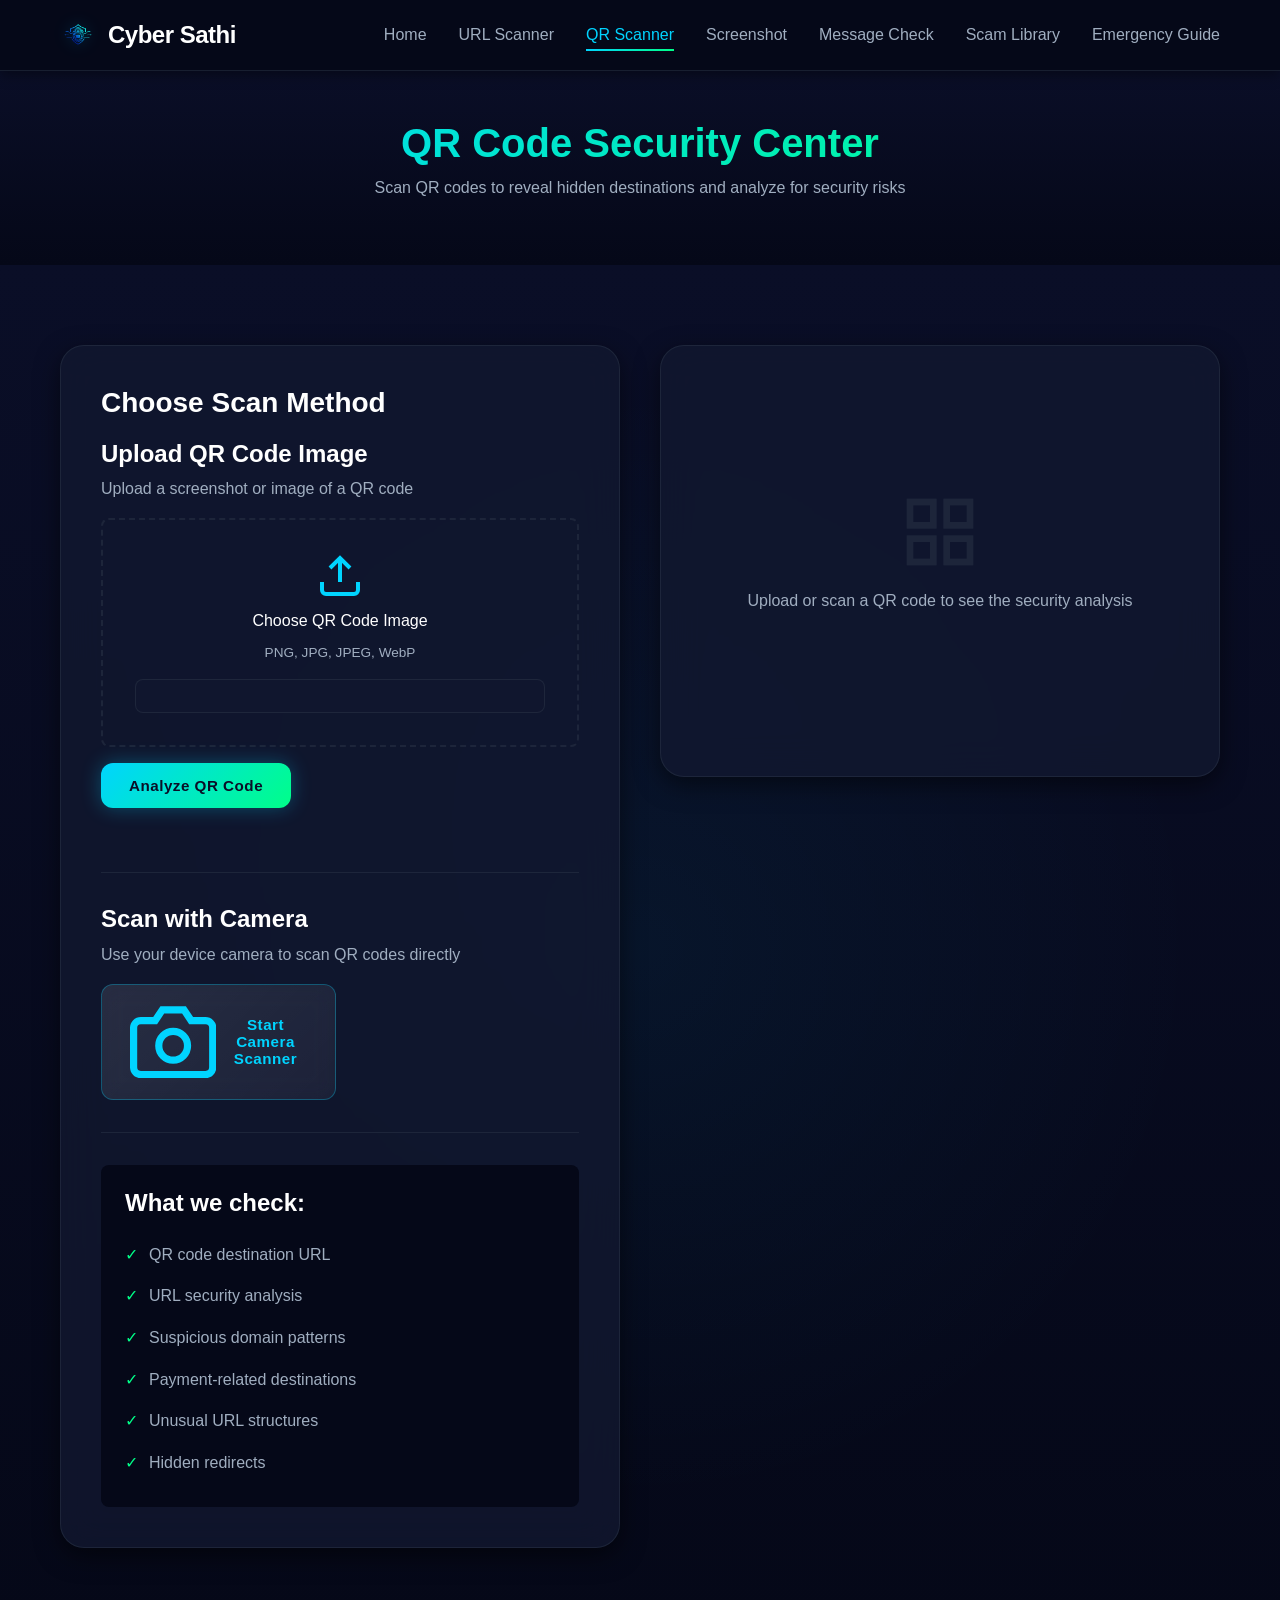
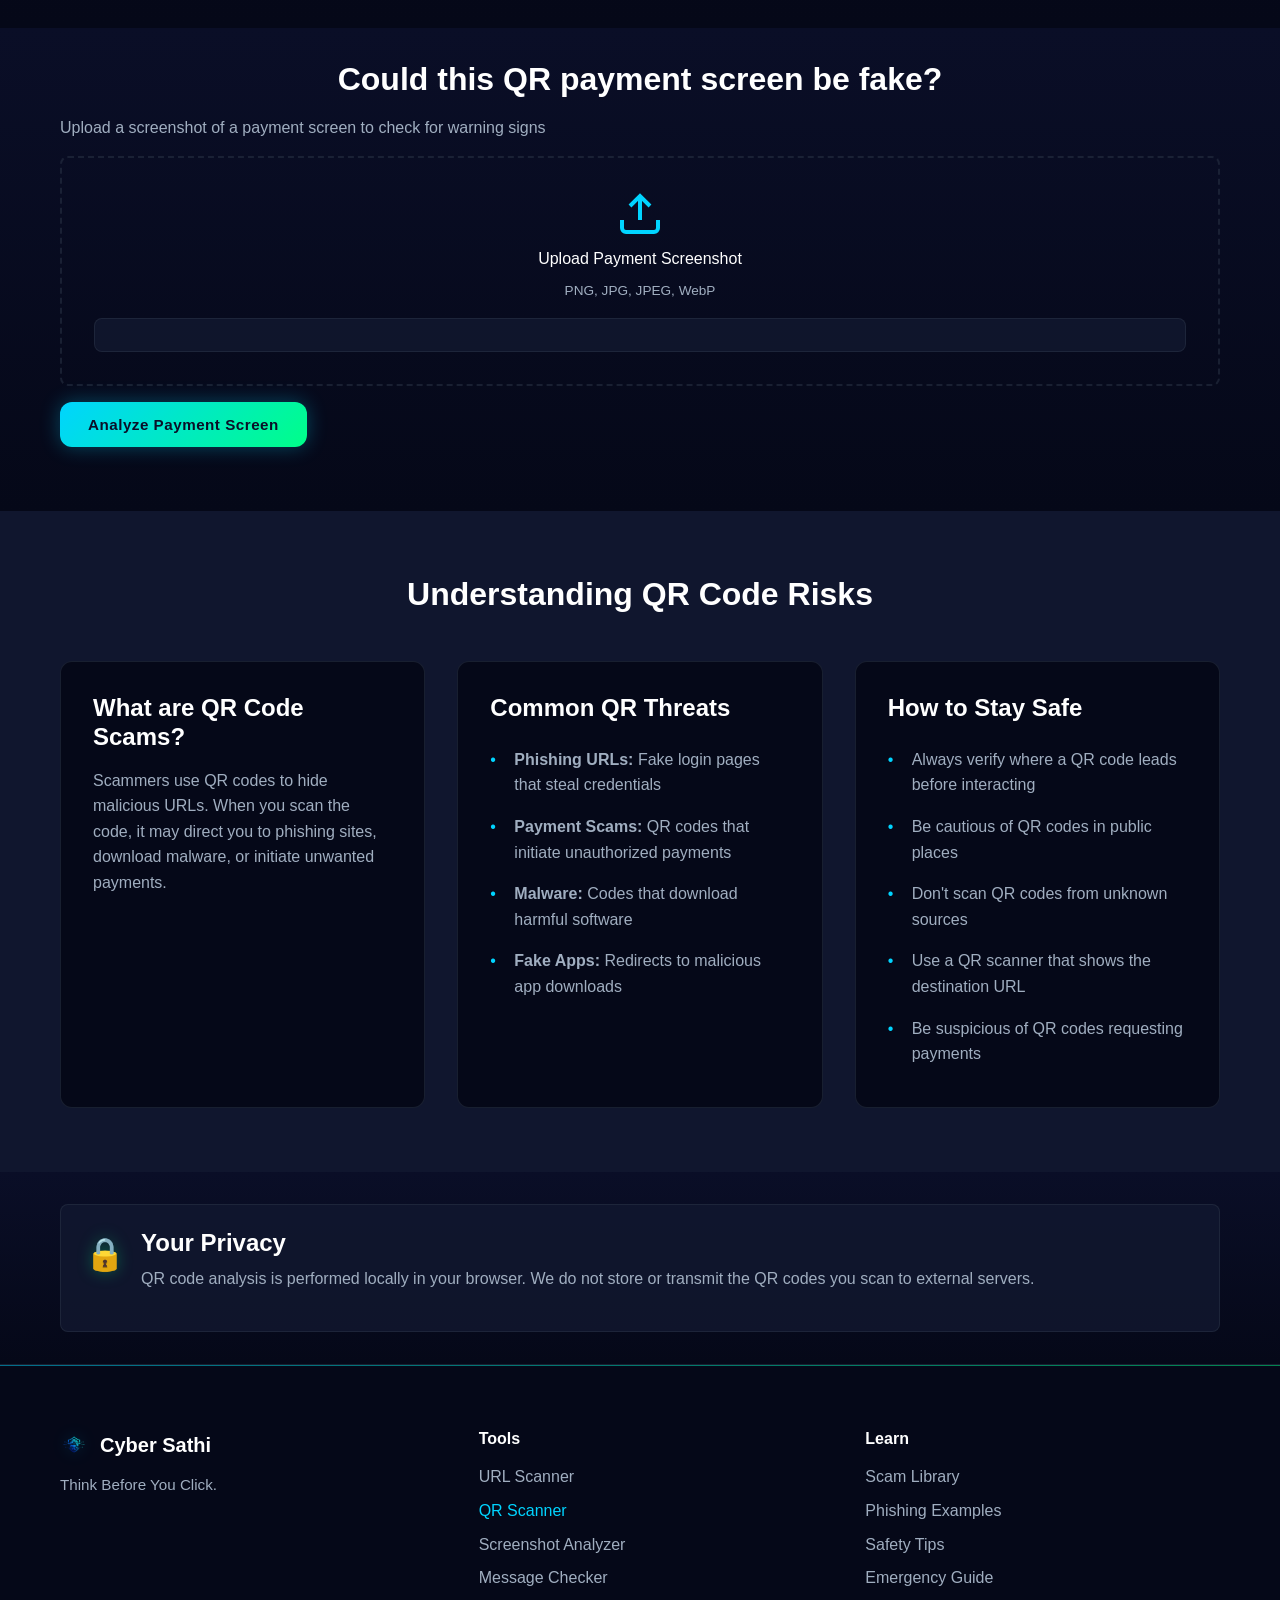
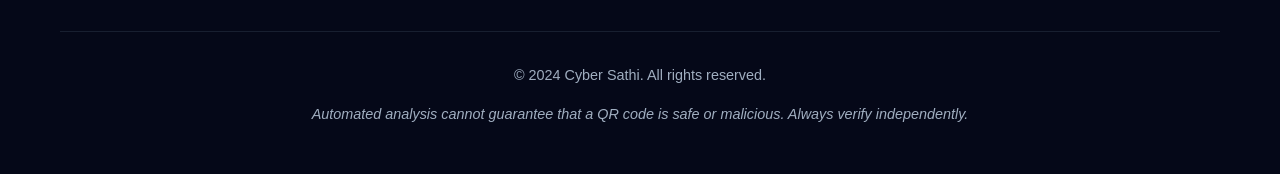
<file: qr-scanner.html>
<!DOCTYPE html>
<html lang="en">
<head>
    <meta charset="UTF-8">
    <meta name="viewport" content="width=device-width, initial-scale=1.0">
    <title>QR Scanner | Cyber Sathi</title>
    <meta name="description" content="Scan and analyze QR codes for security risks. Check if QR codes lead to malicious websites or scams.">
    <meta name="keywords" content="QR scanner, QR code security, QR code analysis, phishing QR codes">
    
    <link rel="icon" type="image/svg+xml" href="favicon.svg">
    <link rel="stylesheet" href="css/style.css">
    <link rel="stylesheet" href="css/scanner.css">
    <link rel="stylesheet" href="css/responsive.css">
</head>
<body>
    <!-- Navigation -->
    <nav class="navbar" role="navigation" aria-label="Main navigation">
        <div class="container">
            <div class="nav-brand">
                <a href="index.html" class="logo">
                    <img src="assets/icons/logo.png" alt="Cyber Sathi Logo" class="logo-image">
                    <span>Cyber Sathi</span>
                </a>
            </div>
            <button class="nav-toggle" aria-label="Toggle navigation menu" aria-expanded="false">
                <span></span>
                <span></span>
                <span></span>
            </button>
            <ul class="nav-menu">
                <li><a href="index.html">Home</a></li>
                <li><a href="scanner.html">URL Scanner</a></li>
                <li><a href="qr-scanner.html" class="active">QR Scanner</a></li>
                <li><a href="screenshot-scanner.html">Screenshot</a></li>
                <li><a href="message-scanner.html">Message Check</a></li>
                <li><a href="scams.html">Scam Library</a></li>
                <li><a href="incident.html">Emergency Guide</a></li>
            </ul>
        </div>
    </nav>

    <!-- Page Header -->
    <section class="page-header">
        <div class="container">
            <h1>QR Code Security Center</h1>
            <p>Scan QR codes to reveal hidden destinations and analyze for security risks</p>
        </div>
    </section>

    <!-- QR Scanner Section -->
    <section class="scanner-section">
        <div class="container">
            <div class="scanner-container">
                <div class="scanner-input">
                    <h2>Choose Scan Method</h2>
                    
                    <!-- Upload Method -->
                    <div class="scan-method">
                        <h3>Upload QR Code Image</h3>
                        <p>Upload a screenshot or image of a QR code</p>
                        <form id="qr-upload-form" class="upload-form">
                            <div class="file-upload" id="file-upload">
                                <input 
                                    type="file" 
                                    id="qr-file-input" 
                                    accept="image/png, image/jpeg, image/jpg, image/webp"
                                    aria-label="Upload QR code image"
                                >
                                <label for="qr-file-input" class="file-label">
                                    <svg viewBox="0 0 24 24" fill="none" stroke="currentColor" stroke-width="2">
                                        <path d="M21 15v4a2 2 0 0 1-2 2H5a2 2 0 0 1-2-2v-4"/>
                                        <polyline points="17 8 12 3 7 8"/>
                                        <line x1="12" y1="3" x2="12" y2="15"/>
                                    </svg>
                                    <span>Choose QR Code Image</span>
                                    <span class="file-types">PNG, JPG, JPEG, WebP</span>
                                </label>
                                <div class="file-preview" id="file-preview"></div>
                            </div>
                            <button type="submit" class="btn btn-primary" id="analyze-qr-btn">
                                <span class="btn-text">Analyze QR Code</span>
                                <span class="btn-loading hidden">Analyzing...</span>
                            </button>
                        </form>
                    </div>

                    <!-- Camera Method -->
                    <div class="scan-method">
                        <h3>Scan with Camera</h3>
                        <p>Use your device camera to scan QR codes directly</p>
                        <button id="camera-btn" class="btn btn-secondary">
                            <svg viewBox="0 0 24 24" fill="none" stroke="currentColor" stroke-width="2">
                                <path d="M23 19a2 2 0 0 1-2 2H3a2 2 0 0 1-2-2V8a2 2 0 0 1 2-2h4l2-3h6l2 3h4a2 2 0 0 1 2 2z"/>
                                <circle cx="12" cy="13" r="4"/>
                            </svg>
                            <span>Start Camera Scanner</span>
                        </button>
                        <div id="camera-container" class="camera-container hidden">
                            <video id="camera-feed" playsinline></video>
                            <canvas id="camera-canvas" class="hidden"></canvas>
                            <button id="capture-btn" class="btn btn-primary">Capture QR Code</button>
                            <button id="stop-camera-btn" class="btn btn-secondary">Stop Camera</button>
                        </div>
                    </div>

                    <div class="scanner-info">
                        <h3>What we check:</h3>
                        <ul>
                            <li>QR code destination URL</li>
                            <li>URL security analysis</li>
                            <li>Suspicious domain patterns</li>
                            <li>Payment-related destinations</li>
                            <li>Unusual URL structures</li>
                            <li>Hidden redirects</li>
                        </ul>
                    </div>
                </div>

                <div class="scanner-result" id="scanner-result">
                    <div class="result-placeholder">
                        <svg viewBox="0 0 24 24" fill="none" stroke="currentColor" stroke-width="2">
                            <rect x="3" y="3" width="7" height="7"/>
                            <rect x="14" y="3" width="7" height="7"/>
                            <rect x="14" y="14" width="7" height="7"/>
                            <rect x="3" y="14" width="7" height="7"/>
                        </svg>
                        <p>Upload or scan a QR code to see the security analysis</p>
                    </div>
                </div>
            </div>
        </div>
    </section>

    <!-- QR Analysis Result -->
    <section class="qr-analysis-result hidden" id="qr-analysis-result">
        <div class="container">
            <h2>QR Code Result</h2>
            <div class="qr-result-card">
                <div class="qr-destination">
                    <h3>QR Destination</h3>
                    <div id="qr-destination-url" class="destination-url"></div>
                </div>
                <div id="qr-security-analysis"></div>
            </div>
        </div>
    </section>

    <!-- Fake QR Payment Scam Detector -->
    <section class="payment-scam-detector">
        <div class="container">
            <h2>Could this QR payment screen be fake?</h2>
            <p>Upload a screenshot of a payment screen to check for warning signs</p>
            <form id="payment-scam-form" class="upload-form">
                <div class="file-upload" id="payment-upload">
                    <input 
                        type="file" 
                        id="payment-file-input" 
                        accept="image/png, image/jpeg, image/jpg, image/webp"
                        aria-label="Upload payment screenshot"
                    >
                    <label for="payment-file-input" class="file-label">
                        <svg viewBox="0 0 24 24" fill="none" stroke="currentColor" stroke-width="2">
                            <path d="M21 15v4a2 2 0 0 1-2 2H5a2 2 0 0 1-2-2v-4"/>
                            <polyline points="17 8 12 3 7 8"/>
                            <line x1="12" y1="3" x2="12" y2="15"/>
                        </svg>
                        <span>Upload Payment Screenshot</span>
                        <span class="file-types">PNG, JPG, JPEG, WebP</span>
                    </label>
                    <div class="file-preview" id="payment-preview"></div>
                </div>
                <button type="submit" class="btn btn-primary" id="analyze-payment-btn">
                    <span class="btn-text">Analyze Payment Screen</span>
                    <span class="btn-loading hidden">Analyzing...</span>
                </button>
            </form>
            <div id="payment-scam-result" class="payment-scam-result hidden"></div>
        </div>
    </section>

    <!-- What Should I Do -->
    <section class="action-guide hidden" id="qr-action-guide">
        <div class="container">
            <div class="guide-card">
                <h2>What Should I Do?</h2>
                <div id="qr-action-steps"></div>
            </div>
        </div>
    </section>

    <!-- Educational Section -->
    <section class="educational-section">
        <div class="container">
            <h2>Understanding QR Code Risks</h2>
            <div class="education-grid">
                <div class="education-card">
                    <h3>What are QR Code Scams?</h3>
                    <p>Scammers use QR codes to hide malicious URLs. When you scan the code, it may direct you to phishing sites, download malware, or initiate unwanted payments.</p>
                </div>
                <div class="education-card">
                    <h3>Common QR Threats</h3>
                    <ul>
                        <li><strong>Phishing URLs:</strong> Fake login pages that steal credentials</li>
                        <li><strong>Payment Scams:</strong> QR codes that initiate unauthorized payments</li>
                        <li><strong>Malware:</strong> Codes that download harmful software</li>
                        <li><strong>Fake Apps:</strong> Redirects to malicious app downloads</li>
                    </ul>
                </div>
                <div class="education-card">
                    <h3>How to Stay Safe</h3>
                    <ul>
                        <li>Always verify where a QR code leads before interacting</li>
                        <li>Be cautious of QR codes in public places</li>
                        <li>Don't scan QR codes from unknown sources</li>
                        <li>Use a QR scanner that shows the destination URL</li>
                        <li>Be suspicious of QR codes requesting payments</li>
                    </ul>
                </div>
            </div>
        </div>
    </section>

    <!-- Privacy Notice -->
    <section class="privacy-notice">
        <div class="container">
            <div class="privacy-alert">
                <div class="privacy-icon">🔒</div>
                <div class="privacy-text">
                    <h3>Your Privacy</h3>
                    <p>QR code analysis is performed locally in your browser. We do not store or transmit the QR codes you scan to external servers.</p>
                </div>
            </div>
        </div>
    </section>

    <!-- Footer -->
    <footer class="footer">
        <div class="container">
            <div class="footer-content">
                <div class="footer-brand">
                    <div class="logo">
                        <img src="assets/icons/logo.png" alt="Cyber Sathi Logo" class="logo-image">
                        <span>Cyber Sathi</span>
                    </div>
                    <p>Think Before You Click.</p>
                </div>
                <div class="footer-links">
                    <div class="footer-column">
                        <h4>Tools</h4>
                        <ul>
                            <li><a href="scanner.html">URL Scanner</a></li>
                            <li><a href="qr-scanner.html" class="active">QR Scanner</a></li>
                            <li><a href="screenshot-scanner.html">Screenshot Analyzer</a></li>
                            <li><a href="message-scanner.html">Message Checker</a></li>
                        </ul>
                    </div>
                    <div class="footer-column">
                        <h4>Learn</h4>
                        <ul>
                            <li><a href="scams.html">Scam Library</a></li>
                            <li><a href="phishing.html">Phishing Examples</a></li>
                            <li><a href="safety-tips.html">Safety Tips</a></li>
                            <li><a href="incident.html">Emergency Guide</a></li>
                        </ul>
                    </div>
                </div>
            </div>
            <div class="footer-bottom">
                <p>&copy; 2024 Cyber Sathi. All rights reserved.</p>
                <p class="disclaimer">Automated analysis cannot guarantee that a QR code is safe or malicious. Always verify independently.</p>
            </div>
        </div>
    </footer>

    <script src="js/script.js"></script>
    <script src="js/data-loader.js"></script>
    <script src="js/qr-scanner.js"></script>
</body>
</html>
</file>
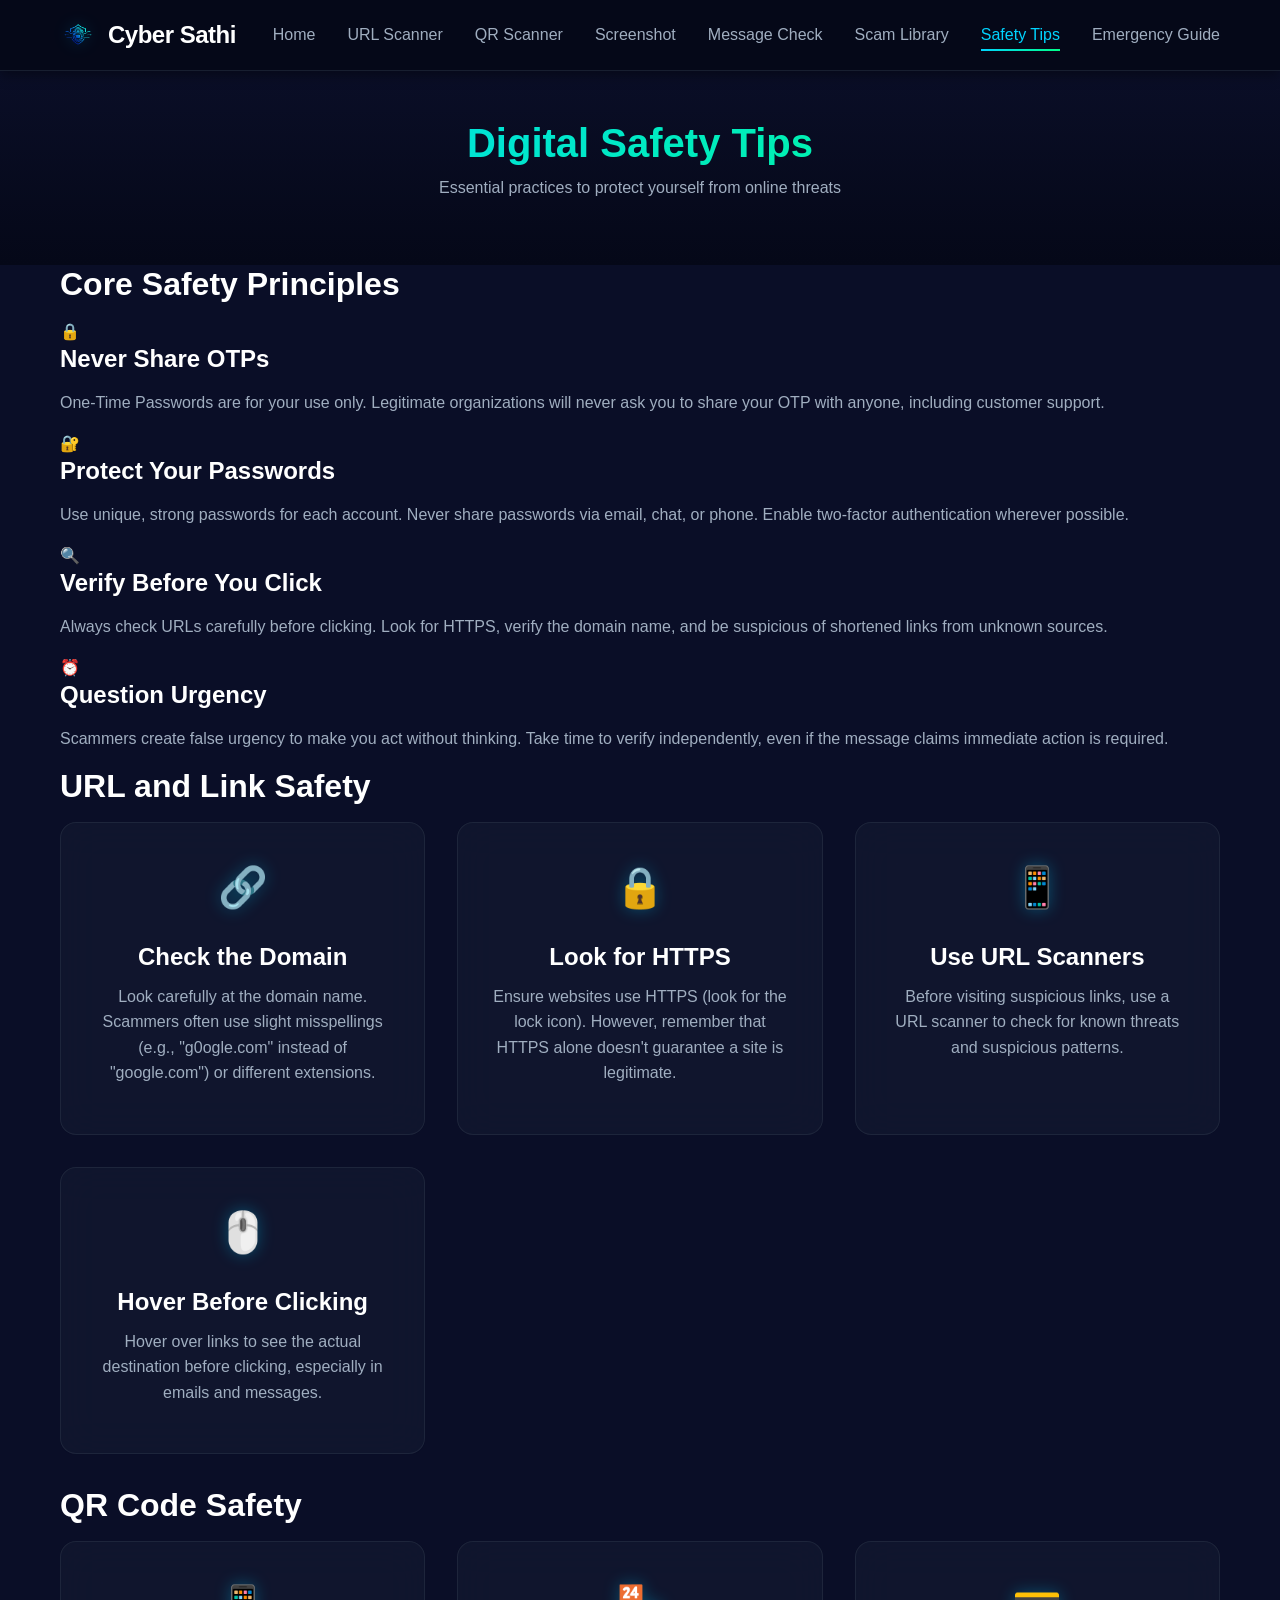
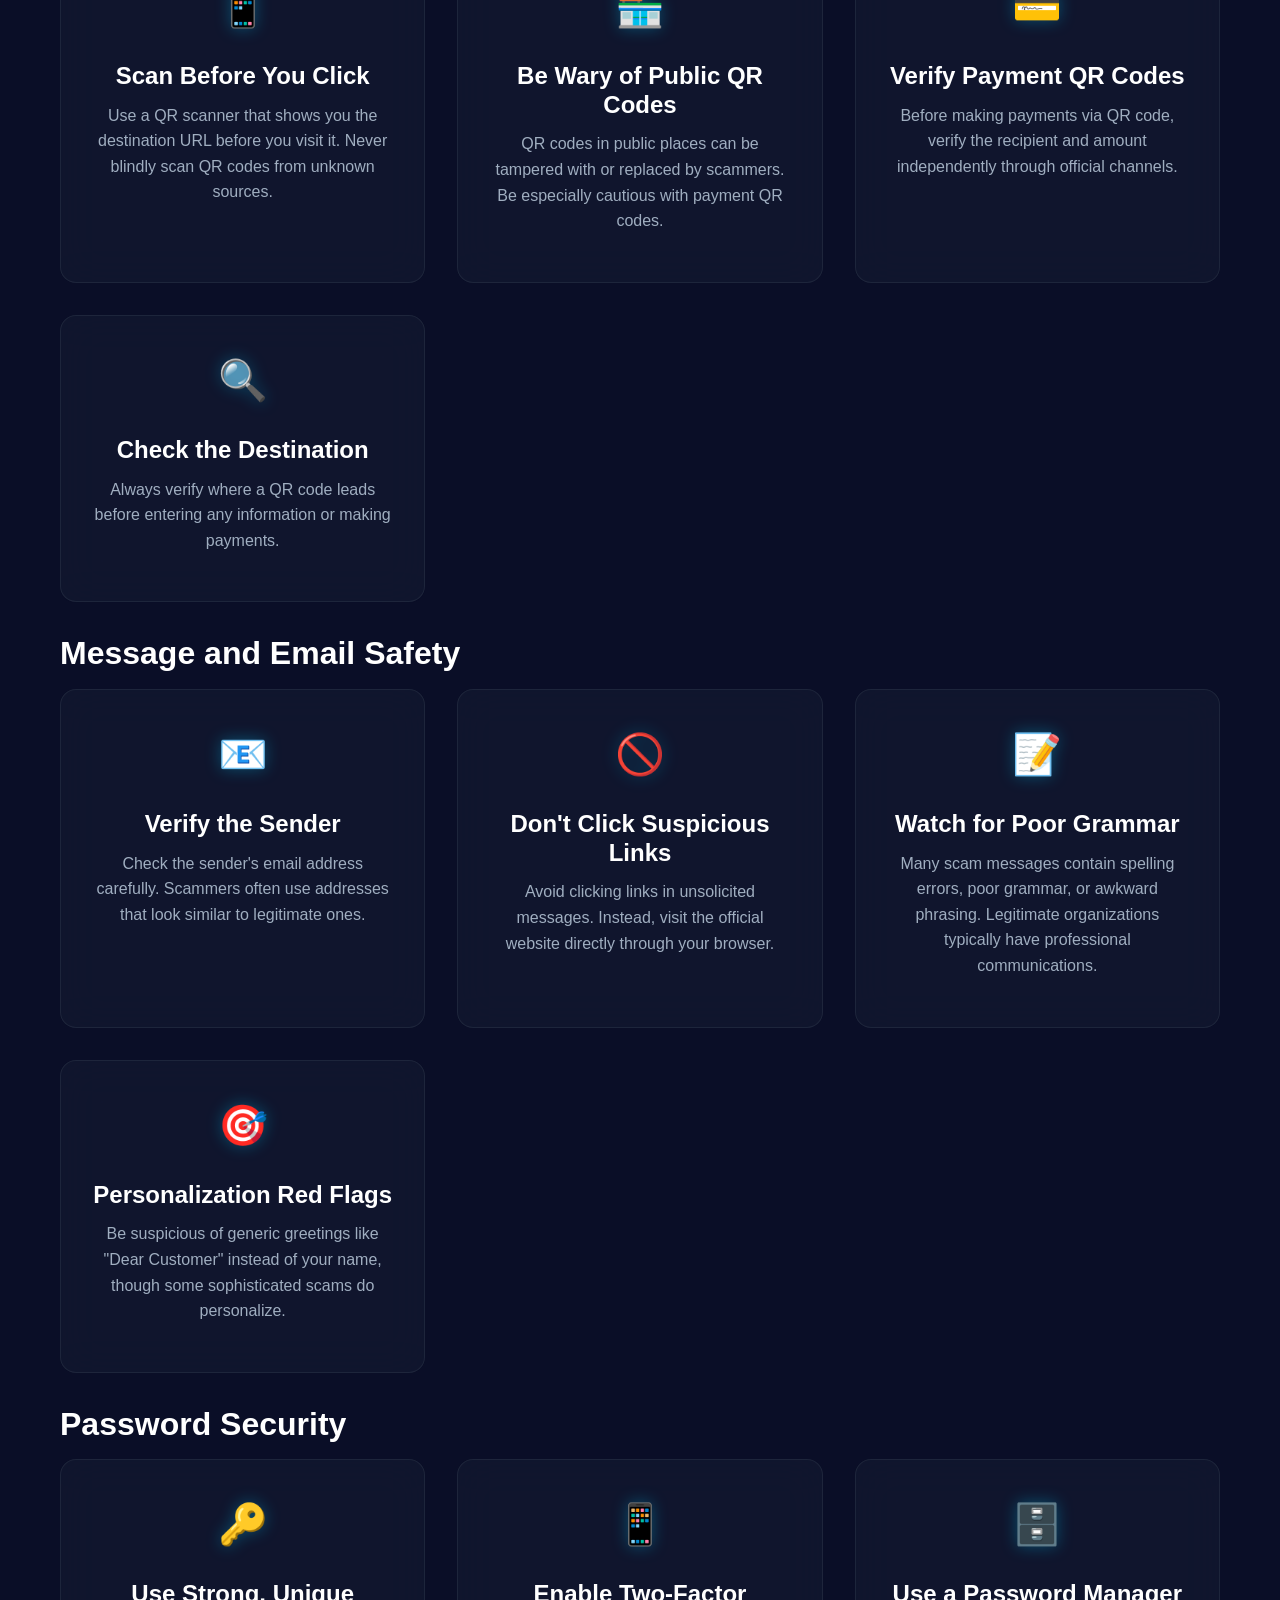
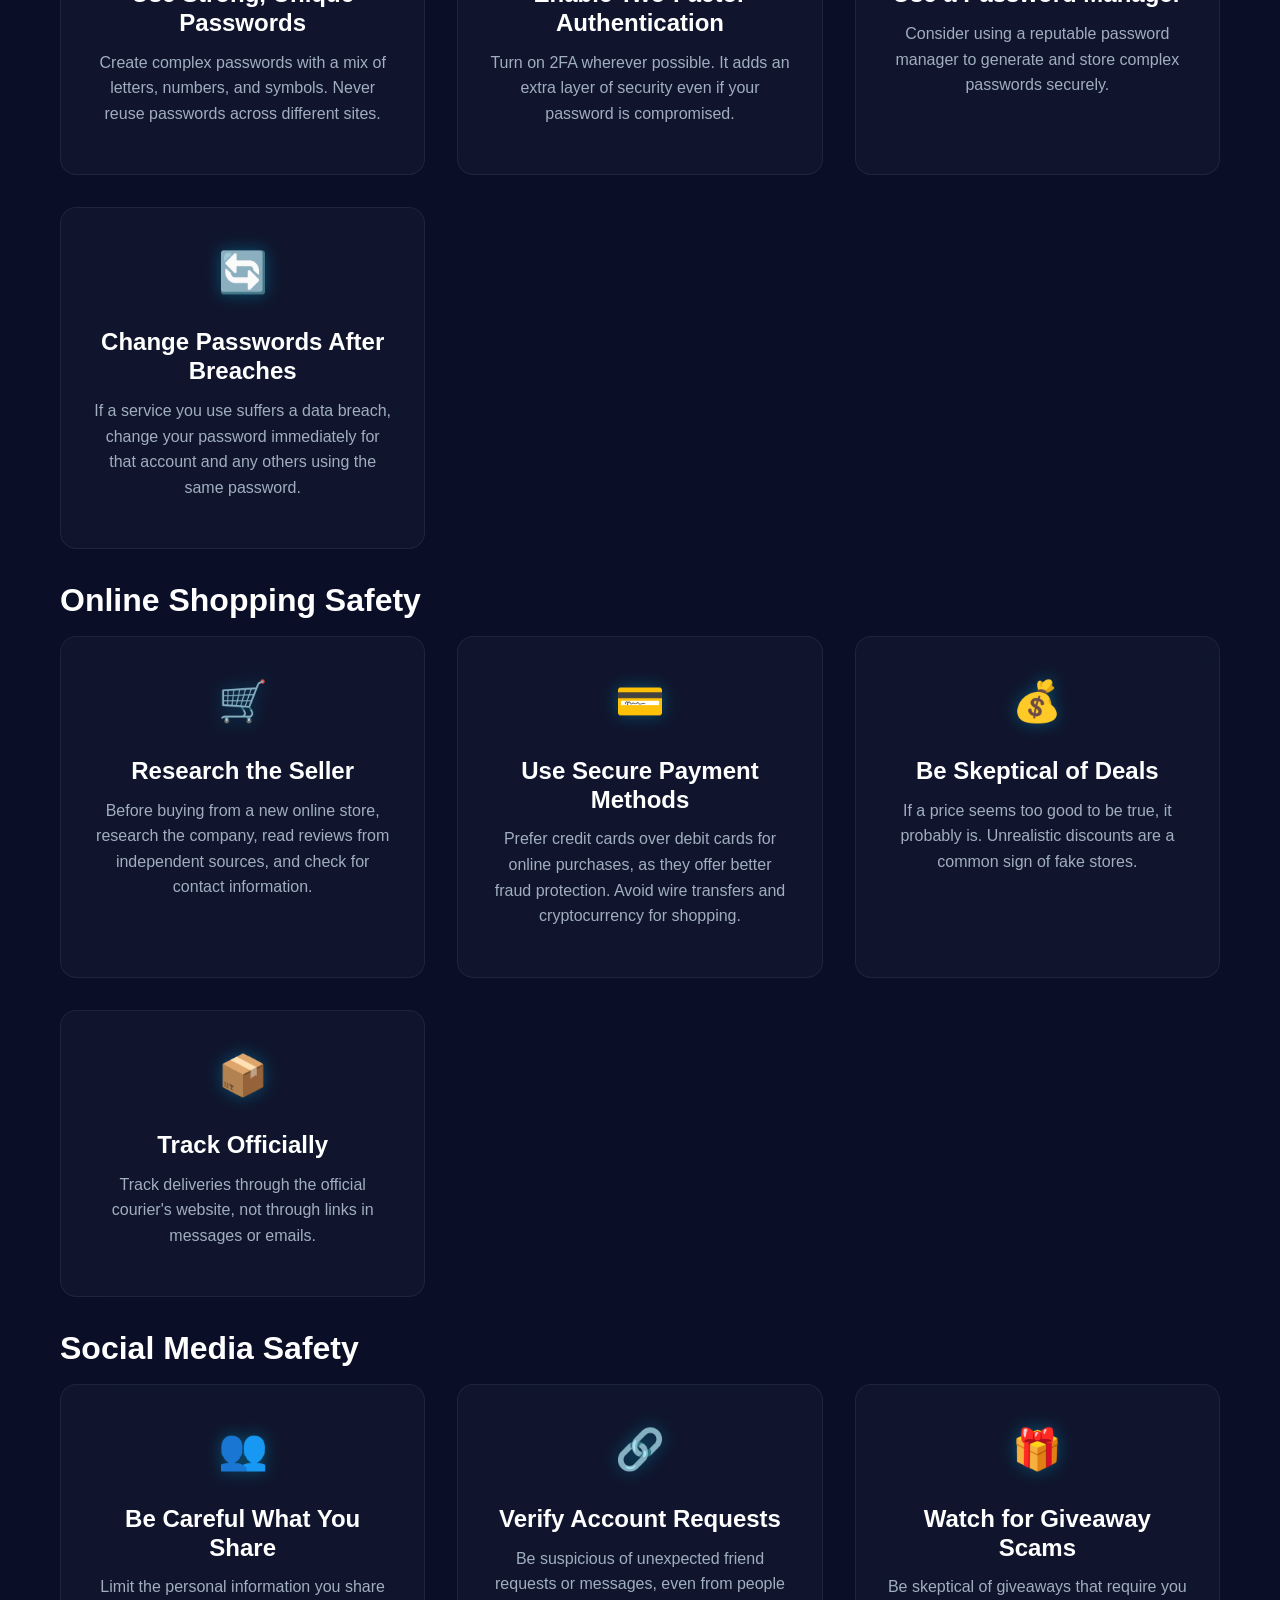
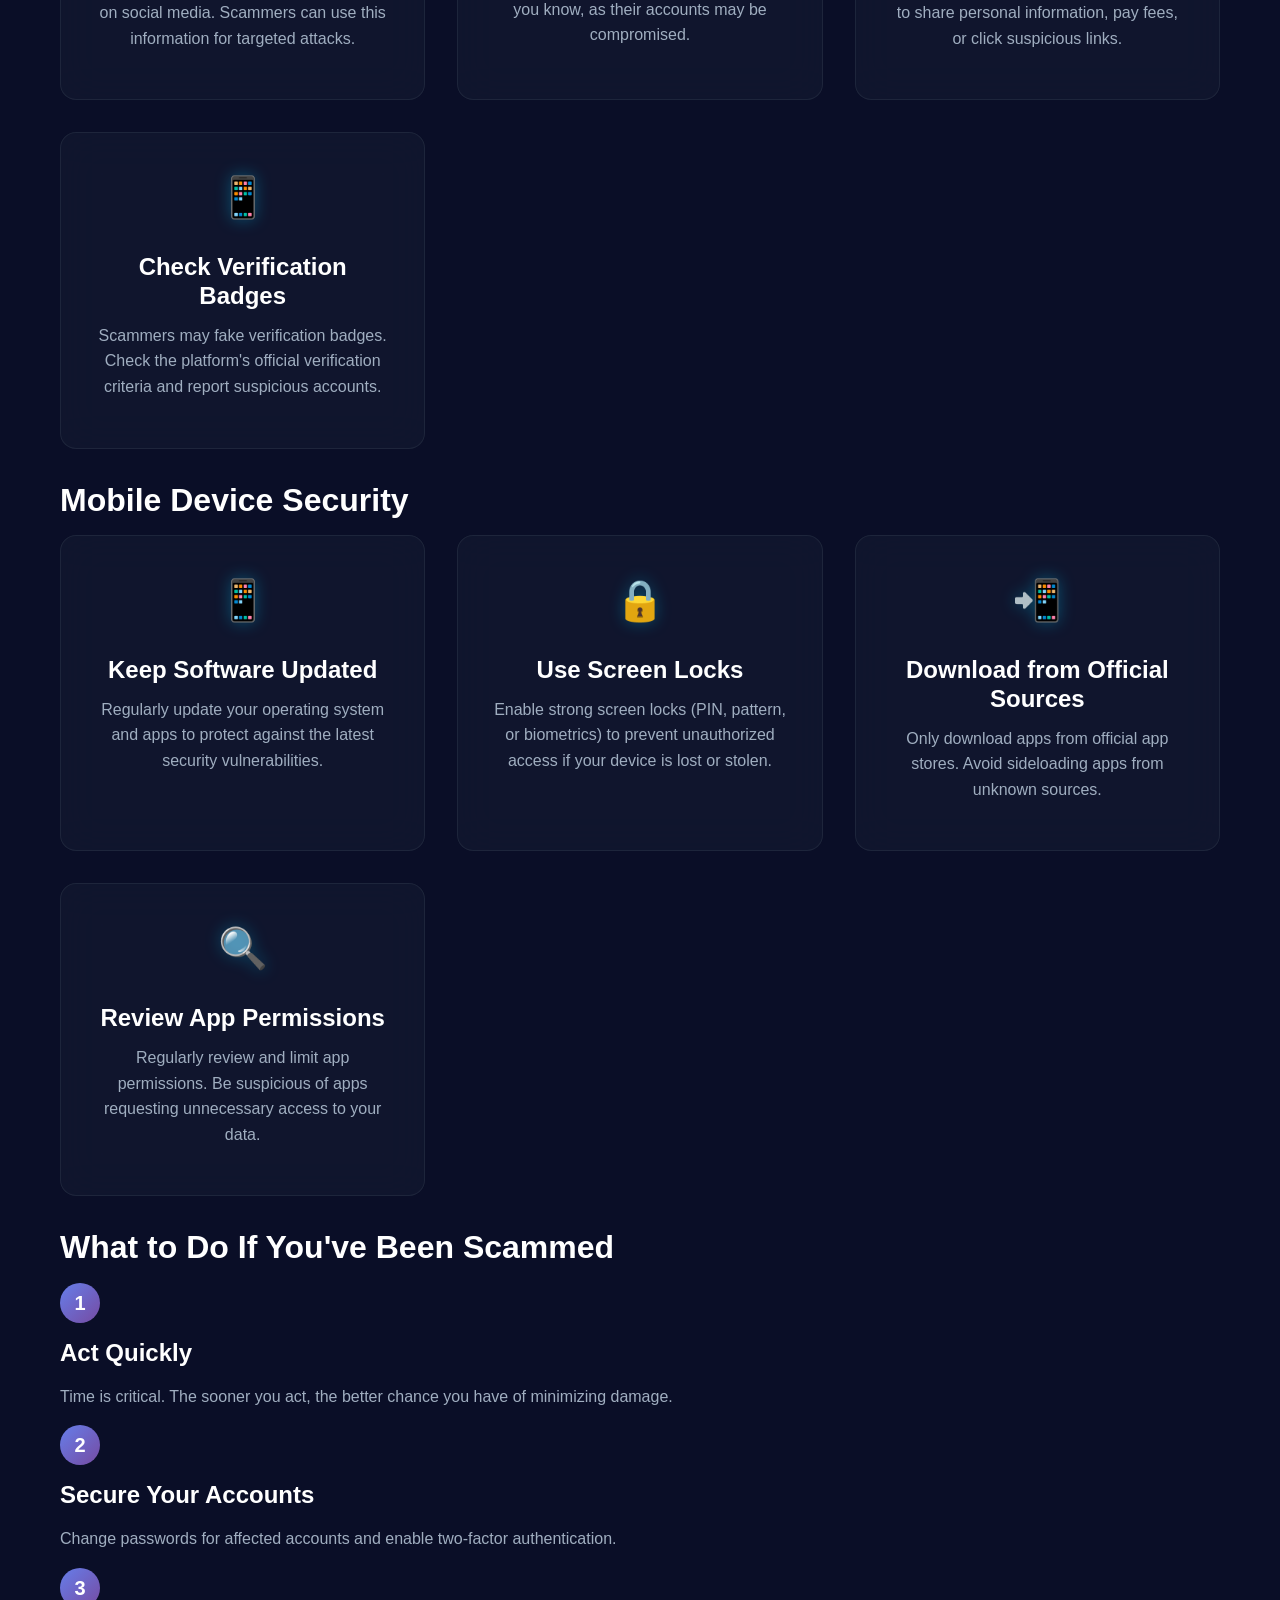
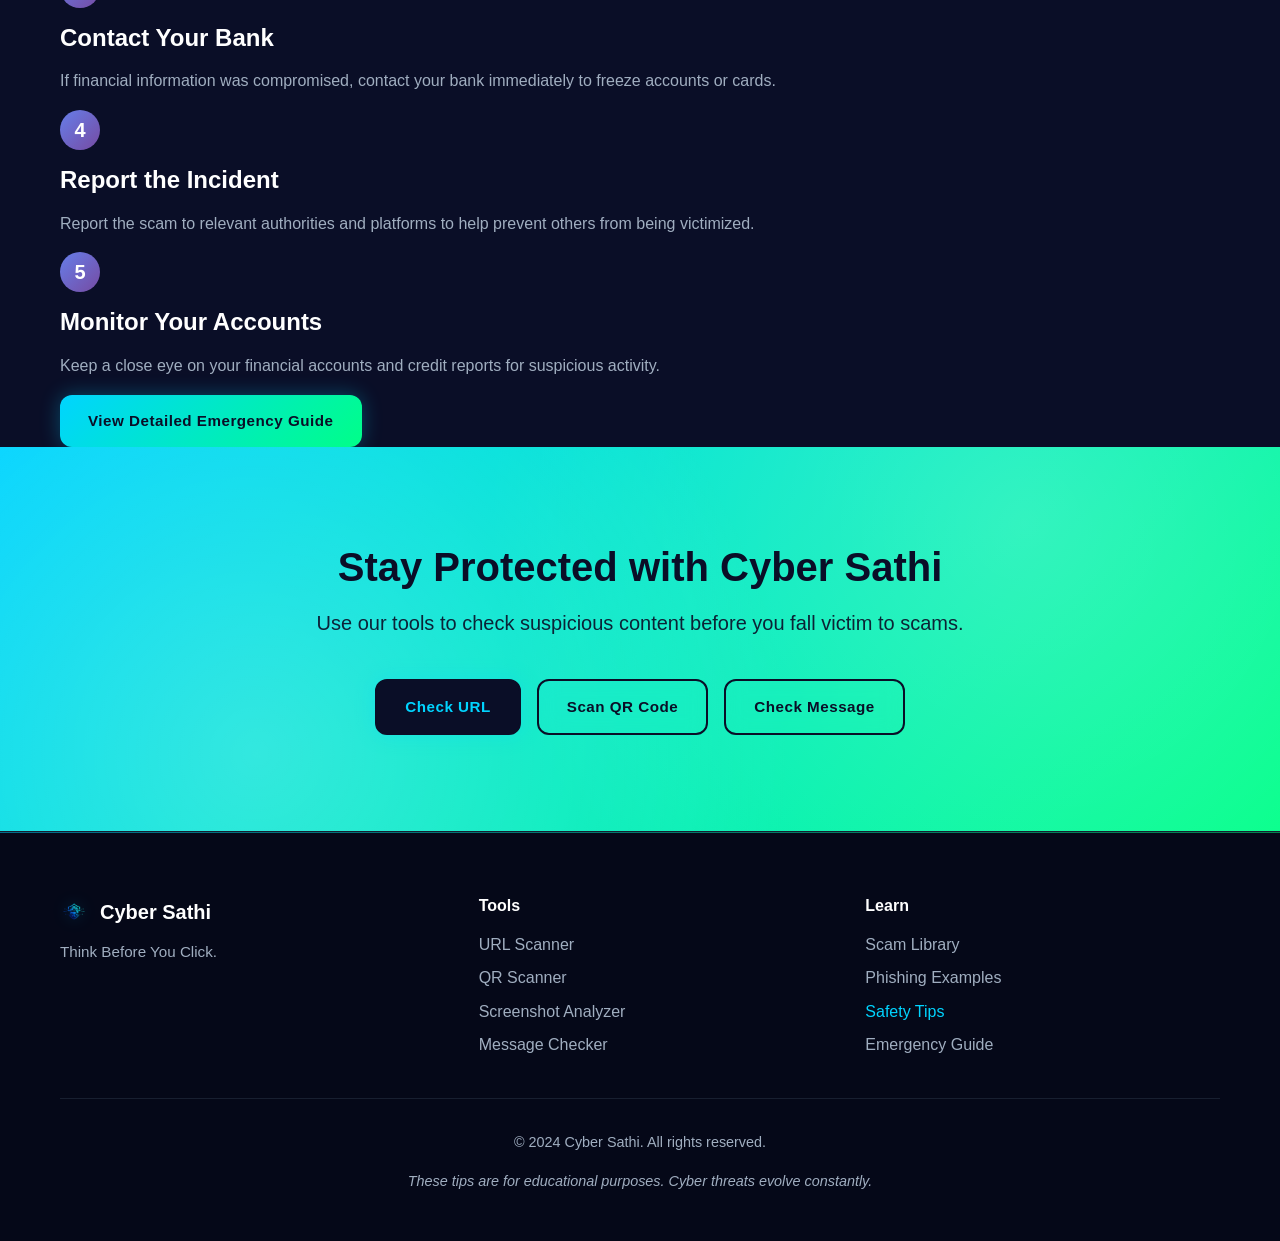
<file: safety-tips.html>
<!DOCTYPE html>
<html lang="en">
<head>
    <meta charset="UTF-8">
    <meta name="viewport" content="width=device-width, initial-scale=1.0">
    <title>Safety Tips | Cyber Sathi</title>
    <meta name="description" content="Essential cybersecurity tips to protect yourself from online scams, phishing, and digital threats.">
    <meta name="keywords" content="cybersecurity tips, online safety, scam prevention, digital security advice">
    
    <link rel="icon" type="image/svg+xml" href="favicon.svg">
    <link rel="stylesheet" href="css/style.css">
    <link rel="stylesheet" href="css/responsive.css">
</head>
<body>
    <!-- Navigation -->
    <nav class="navbar" role="navigation" aria-label="Main navigation">
        <div class="container">
            <div class="nav-brand">
                <a href="index.html" class="logo">
                    <img src="assets/icons/logo.png" alt="Cyber Sathi Logo" class="logo-image">
                    <span>Cyber Sathi</span>
                </a>
            </div>
            <button class="nav-toggle" aria-label="Toggle navigation menu" aria-expanded="false">
                <span></span>
                <span></span>
                <span></span>
            </button>
            <ul class="nav-menu">
                <li><a href="index.html">Home</a></li>
                <li><a href="scanner.html">URL Scanner</a></li>
                <li><a href="qr-scanner.html">QR Scanner</a></li>
                <li><a href="screenshot-scanner.html">Screenshot</a></li>
                <li><a href="message-scanner.html">Message Check</a></li>
                <li><a href="scams.html">Scam Library</a></li>
                <li><a href="safety-tips.html" class="active">Safety Tips</a></li>
                <li><a href="incident.html">Emergency Guide</a></li>
            </ul>
        </div>
    </nav>

    <!-- Page Header -->
    <section class="page-header">
        <div class="container">
            <h1>Digital Safety Tips</h1>
            <p>Essential practices to protect yourself from online threats</p>
        </div>
    </section>

    <!-- Core Safety Principles -->
    <section class="core-principles">
        <div class="container">
            <h2>Core Safety Principles</h2>
            <div class="principles-grid">
                <div class="principle-card primary">
                    <div class="principle-icon">🔒</div>
                    <h3>Never Share OTPs</h3>
                    <p>One-Time Passwords are for your use only. Legitimate organizations will never ask you to share your OTP with anyone, including customer support.</p>
                </div>
                <div class="principle-card primary">
                    <div class="principle-icon">🔐</div>
                    <h3>Protect Your Passwords</h3>
                    <p>Use unique, strong passwords for each account. Never share passwords via email, chat, or phone. Enable two-factor authentication wherever possible.</p>
                </div>
                <div class="principle-card primary">
                    <div class="principle-icon">🔍</div>
                    <h3>Verify Before You Click</h3>
                    <p>Always check URLs carefully before clicking. Look for HTTPS, verify the domain name, and be suspicious of shortened links from unknown sources.</p>
                </div>
                <div class="principle-card primary">
                    <div class="principle-icon">⏰</div>
                    <h3>Question Urgency</h3>
                    <p>Scammers create false urgency to make you act without thinking. Take time to verify independently, even if the message claims immediate action is required.</p>
                </div>
            </div>
        </div>
    </section>

    <!-- URL Safety -->
    <section class="safety-category">
        <div class="container">
            <h2>URL and Link Safety</h2>
            <div class="tips-grid">
                <div class="tip-card">
                    <div class="tip-icon">🔗</div>
                    <h3>Check the Domain</h3>
                    <p>Look carefully at the domain name. Scammers often use slight misspellings (e.g., "g0ogle.com" instead of "google.com") or different extensions.</p>
                </div>
                <div class="tip-card">
                    <div class="tip-icon">🔒</div>
                    <h3>Look for HTTPS</h3>
                    <p>Ensure websites use HTTPS (look for the lock icon). However, remember that HTTPS alone doesn't guarantee a site is legitimate.</p>
                </div>
                <div class="tip-card">
                    <div class="tip-icon">📱</div>
                    <h3>Use URL Scanners</h3>
                    <p>Before visiting suspicious links, use a URL scanner to check for known threats and suspicious patterns.</p>
                </div>
                <div class="tip-card">
                    <div class="tip-icon">🖱️</div>
                    <h3>Hover Before Clicking</h3>
                    <p>Hover over links to see the actual destination before clicking, especially in emails and messages.</p>
                </div>
            </div>
        </div>
    </section>

    <!-- QR Code Safety -->
    <section class="safety-category alt">
        <div class="container">
            <h2>QR Code Safety</h2>
            <div class="tips-grid">
                <div class="tip-card">
                    <div class="tip-icon">📱</div>
                    <h3>Scan Before You Click</h3>
                    <p>Use a QR scanner that shows you the destination URL before you visit it. Never blindly scan QR codes from unknown sources.</p>
                </div>
                <div class="tip-card">
                    <div class="tip-icon">🏪</div>
                    <h3>Be Wary of Public QR Codes</h3>
                    <p>QR codes in public places can be tampered with or replaced by scammers. Be especially cautious with payment QR codes.</p>
                </div>
                <div class="tip-card">
                    <div class="tip-icon">💳</div>
                    <h3>Verify Payment QR Codes</h3>
                    <p>Before making payments via QR code, verify the recipient and amount independently through official channels.</p>
                </div>
                <div class="tip-card">
                    <div class="tip-icon">🔍</div>
                    <h3>Check the Destination</h3>
                    <p>Always verify where a QR code leads before entering any information or making payments.</p>
                </div>
            </div>
        </div>
    </section>

    <!-- Message Safety -->
    <section class="safety-category">
        <div class="container">
            <h2>Message and Email Safety</h2>
            <div class="tips-grid">
                <div class="tip-card">
                    <div class="tip-icon">📧</div>
                    <h3>Verify the Sender</h3>
                    <p>Check the sender's email address carefully. Scammers often use addresses that look similar to legitimate ones.</p>
                </div>
                <div class="tip-card">
                    <div class="tip-icon">🚫</div>
                    <h3>Don't Click Suspicious Links</h3>
                    <p>Avoid clicking links in unsolicited messages. Instead, visit the official website directly through your browser.</p>
                </div>
                <div class="tip-card">
                    <div class="tip-icon">📝</div>
                    <h3>Watch for Poor Grammar</h3>
                    <p>Many scam messages contain spelling errors, poor grammar, or awkward phrasing. Legitimate organizations typically have professional communications.</p>
                </div>
                <div class="tip-card">
                    <div class="tip-icon">🎯</div>
                    <h3>Personalization Red Flags</h3>
                    <p>Be suspicious of generic greetings like "Dear Customer" instead of your name, though some sophisticated scams do personalize.</p>
                </div>
            </div>
        </div>
    </section>

    <!-- Password Security -->
    <section class="safety-category alt">
        <div class="container">
            <h2>Password Security</h2>
            <div class="tips-grid">
                <div class="tip-card">
                    <div class="tip-icon">🔑</div>
                    <h3>Use Strong, Unique Passwords</h3>
                    <p>Create complex passwords with a mix of letters, numbers, and symbols. Never reuse passwords across different sites.</p>
                </div>
                <div class="tip-card">
                    <div class="tip-icon">📱</div>
                    <h3>Enable Two-Factor Authentication</h3>
                    <p>Turn on 2FA wherever possible. It adds an extra layer of security even if your password is compromised.</p>
                </div>
                <div class="tip-card">
                    <div class="tip-icon">🗄️</div>
                    <h3>Use a Password Manager</h3>
                    <p>Consider using a reputable password manager to generate and store complex passwords securely.</p>
                </div>
                <div class="tip-card">
                    <div class="tip-icon">🔄</div>
                    <h3>Change Passwords After Breaches</h3>
                    <p>If a service you use suffers a data breach, change your password immediately for that account and any others using the same password.</p>
                </div>
            </div>
        </div>
    </section>

    <!-- Shopping Safety -->
    <section class="safety-category">
        <div class="container">
            <h2>Online Shopping Safety</h2>
            <div class="tips-grid">
                <div class="tip-card">
                    <div class="tip-icon">🛒</div>
                    <h3>Research the Seller</h3>
                    <p>Before buying from a new online store, research the company, read reviews from independent sources, and check for contact information.</p>
                </div>
                <div class="tip-card">
                    <div class="tip-icon">💳</div>
                    <h3>Use Secure Payment Methods</h3>
                    <p>Prefer credit cards over debit cards for online purchases, as they offer better fraud protection. Avoid wire transfers and cryptocurrency for shopping.</p>
                </div>
                <div class="tip-card">
                    <div class="tip-icon">💰</div>
                    <h3>Be Skeptical of Deals</h3>
                    <p>If a price seems too good to be true, it probably is. Unrealistic discounts are a common sign of fake stores.</p>
                </div>
                <div class="tip-card">
                    <div class="tip-icon">📦</div>
                    <h3>Track Officially</h3>
                    <p>Track deliveries through the official courier's website, not through links in messages or emails.</p>
                </div>
            </div>
        </div>
    </section>

    <!-- Social Media Safety -->
    <section class="safety-category alt">
        <div class="container">
            <h2>Social Media Safety</h2>
            <div class="tips-grid">
                <div class="tip-card">
                    <div class="tip-icon">👥</div>
                    <h3>Be Careful What You Share</h3>
                    <p>Limit the personal information you share on social media. Scammers can use this information for targeted attacks.</p>
                </div>
                <div class="tip-card">
                    <div class="tip-icon">🔗</div>
                    <h3>Verify Account Requests</h3>
                    <p>Be suspicious of unexpected friend requests or messages, even from people you know, as their accounts may be compromised.</p>
                </div>
                <div class="tip-card">
                    <div class="tip-icon">🎁</div>
                    <h3>Watch for Giveaway Scams</h3>
                    <p>Be skeptical of giveaways that require you to share personal information, pay fees, or click suspicious links.</p>
                </div>
                <div class="tip-card">
                    <div class="tip-icon">📱</div>
                    <h3>Check Verification Badges</h3>
                    <p>Scammers may fake verification badges. Check the platform's official verification criteria and report suspicious accounts.</p>
                </div>
            </div>
        </div>
    </section>

    <!-- Mobile Security -->
    <section class="safety-category">
        <div class="container">
            <h2>Mobile Device Security</h2>
            <div class="tips-grid">
                <div class="tip-card">
                    <div class="tip-icon">📱</div>
                    <h3>Keep Software Updated</h3>
                    <p>Regularly update your operating system and apps to protect against the latest security vulnerabilities.</p>
                </div>
                <div class="tip-card">
                    <div class="tip-icon">🔒</div>
                    <h3>Use Screen Locks</h3>
                    <p>Enable strong screen locks (PIN, pattern, or biometrics) to prevent unauthorized access if your device is lost or stolen.</p>
                </div>
                <div class="tip-card">
                    <div class="tip-icon">📲</div>
                    <h3>Download from Official Sources</h3>
                    <p>Only download apps from official app stores. Avoid sideloading apps from unknown sources.</p>
                </div>
                <div class="tip-card">
                    <div class="tip-icon">🔍</div>
                    <h3>Review App Permissions</h3>
                    <p>Regularly review and limit app permissions. Be suspicious of apps requesting unnecessary access to your data.</p>
                </div>
            </div>
        </div>
    </section>

    <!-- What to Do If Scammed -->
    <section class="action-section">
        <div class="container">
            <h2>What to Do If You've Been Scammed</h2>
            <div class="action-steps">
                <div class="action-step">
                    <div class="step-number">1</div>
                    <h3>Act Quickly</h3>
                    <p>Time is critical. The sooner you act, the better chance you have of minimizing damage.</p>
                </div>
                <div class="action-step">
                    <div class="step-number">2</div>
                    <h3>Secure Your Accounts</h3>
                    <p>Change passwords for affected accounts and enable two-factor authentication.</p>
                </div>
                <div class="action-step">
                    <div class="step-number">3</div>
                    <h3>Contact Your Bank</h3>
                    <p>If financial information was compromised, contact your bank immediately to freeze accounts or cards.</p>
                </div>
                <div class="action-step">
                    <div class="step-number">4</div>
                    <h3>Report the Incident</h3>
                    <p>Report the scam to relevant authorities and platforms to help prevent others from being victimized.</p>
                </div>
                <div class="action-step">
                    <div class="step-number">5</div>
                    <h3>Monitor Your Accounts</h3>
                    <p>Keep a close eye on your financial accounts and credit reports for suspicious activity.</p>
                </div>
            </div>
            <div class="action-cta">
                <a href="incident.html" class="btn btn-primary">View Detailed Emergency Guide</a>
            </div>
        </div>
    </section>

    <!-- Call to Action -->
    <section class="cta">
        <div class="container">
            <h2>Stay Protected with Cyber Sathi</h2>
            <p>Use our tools to check suspicious content before you fall victim to scams.</p>
            <div class="cta-buttons">
                <a href="scanner.html" class="btn btn-primary">Check URL</a>
                <a href="qr-scanner.html" class="btn btn-secondary">Scan QR Code</a>
                <a href="message-scanner.html" class="btn btn-secondary">Check Message</a>
            </div>
        </div>
    </section>

    <!-- Footer -->
    <footer class="footer">
        <div class="container">
            <div class="footer-content">
                <div class="footer-brand">
                    <div class="logo">
                        <img src="assets/icons/logo.png" alt="Cyber Sathi Logo" class="logo-image">
                        <span>Cyber Sathi</span>
                    </div>
                    <p>Think Before You Click.</p>
                </div>
                <div class="footer-links">
                    <div class="footer-column">
                        <h4>Tools</h4>
                        <ul>
                            <li><a href="scanner.html">URL Scanner</a></li>
                            <li><a href="qr-scanner.html">QR Scanner</a></li>
                            <li><a href="screenshot-scanner.html">Screenshot Analyzer</a></li>
                            <li><a href="message-scanner.html">Message Checker</a></li>
                        </ul>
                    </div>
                    <div class="footer-column">
                        <h4>Learn</h4>
                        <ul>
                            <li><a href="scams.html">Scam Library</a></li>
                            <li><a href="phishing.html">Phishing Examples</a></li>
                            <li><a href="safety-tips.html" class="active">Safety Tips</a></li>
                            <li><a href="incident.html">Emergency Guide</a></li>
                        </ul>
                    </div>
                </div>
            </div>
            <div class="footer-bottom">
                <p>&copy; 2024 Cyber Sathi. All rights reserved.</p>
                <p class="disclaimer">These tips are for educational purposes. Cyber threats evolve constantly.</p>
            </div>
        </div>
    </footer>

    <script src="js/script.js"></script>
</body>
</html>
</file>
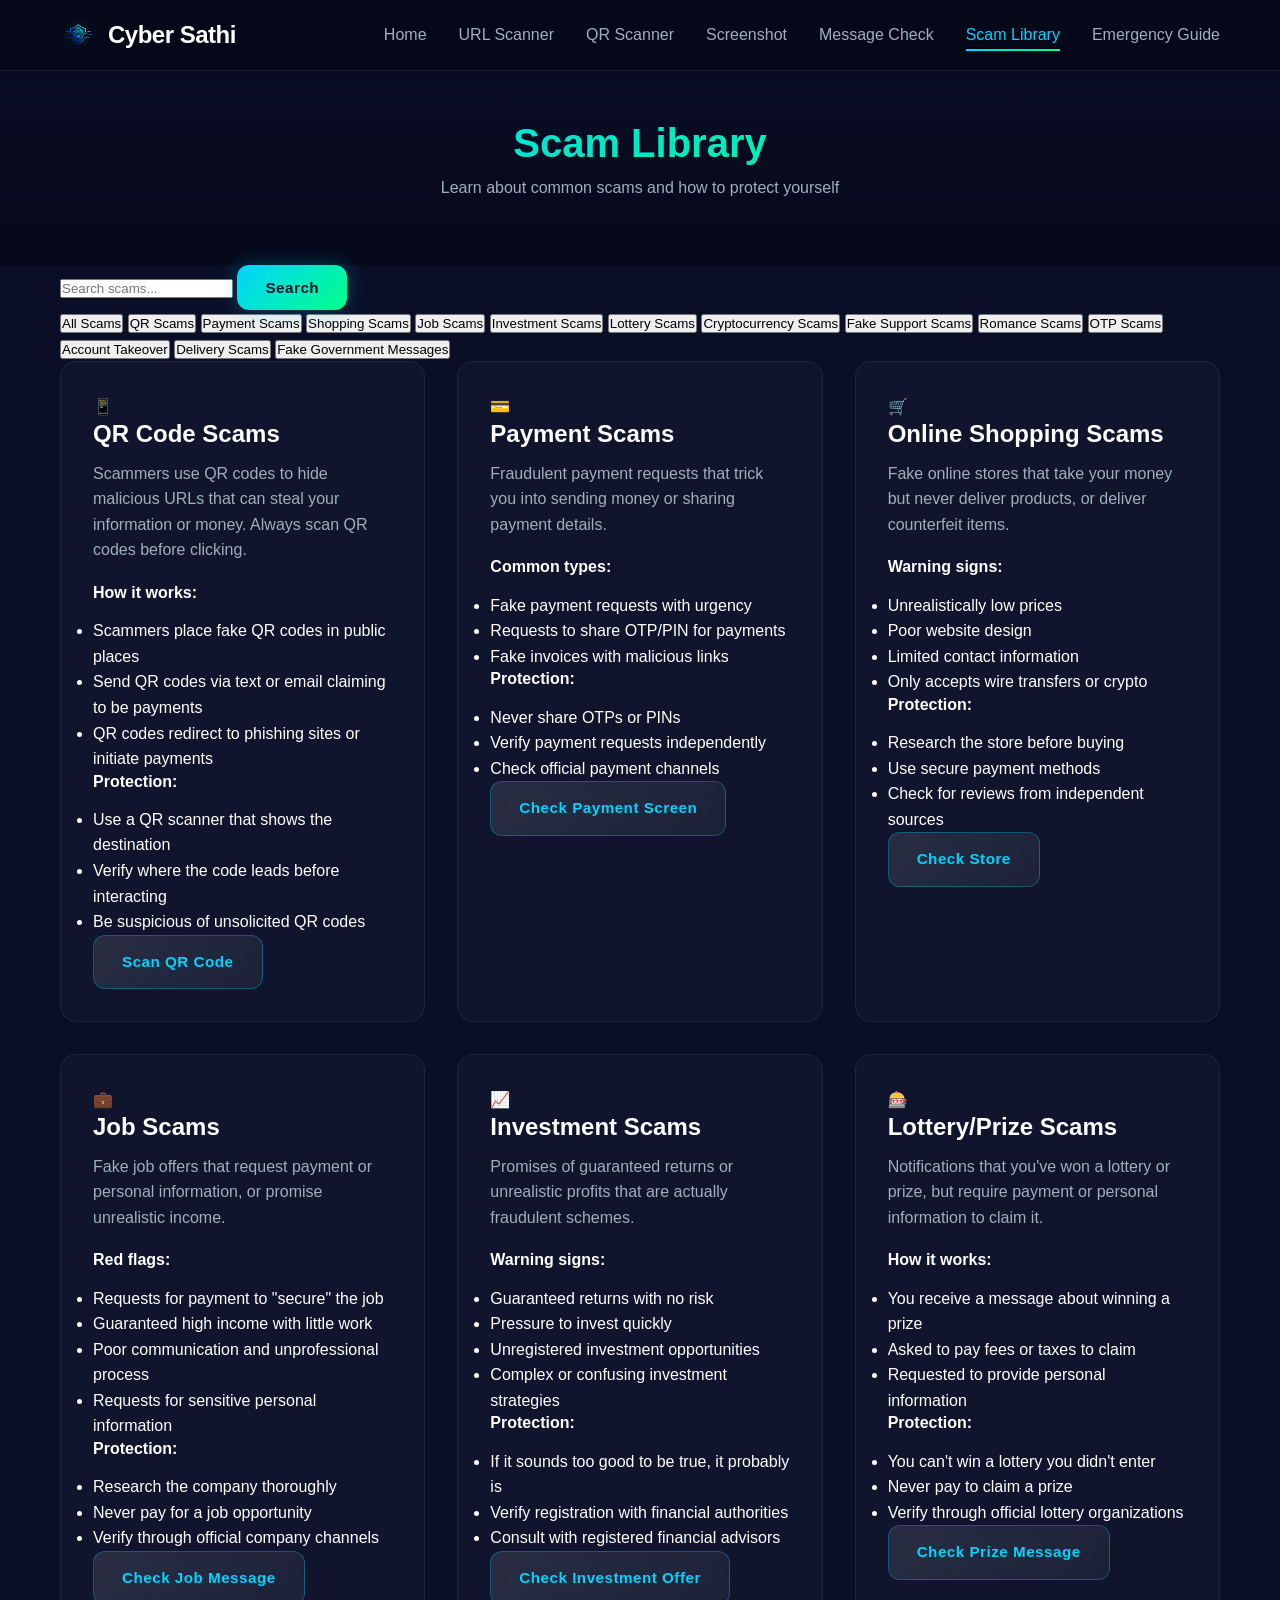
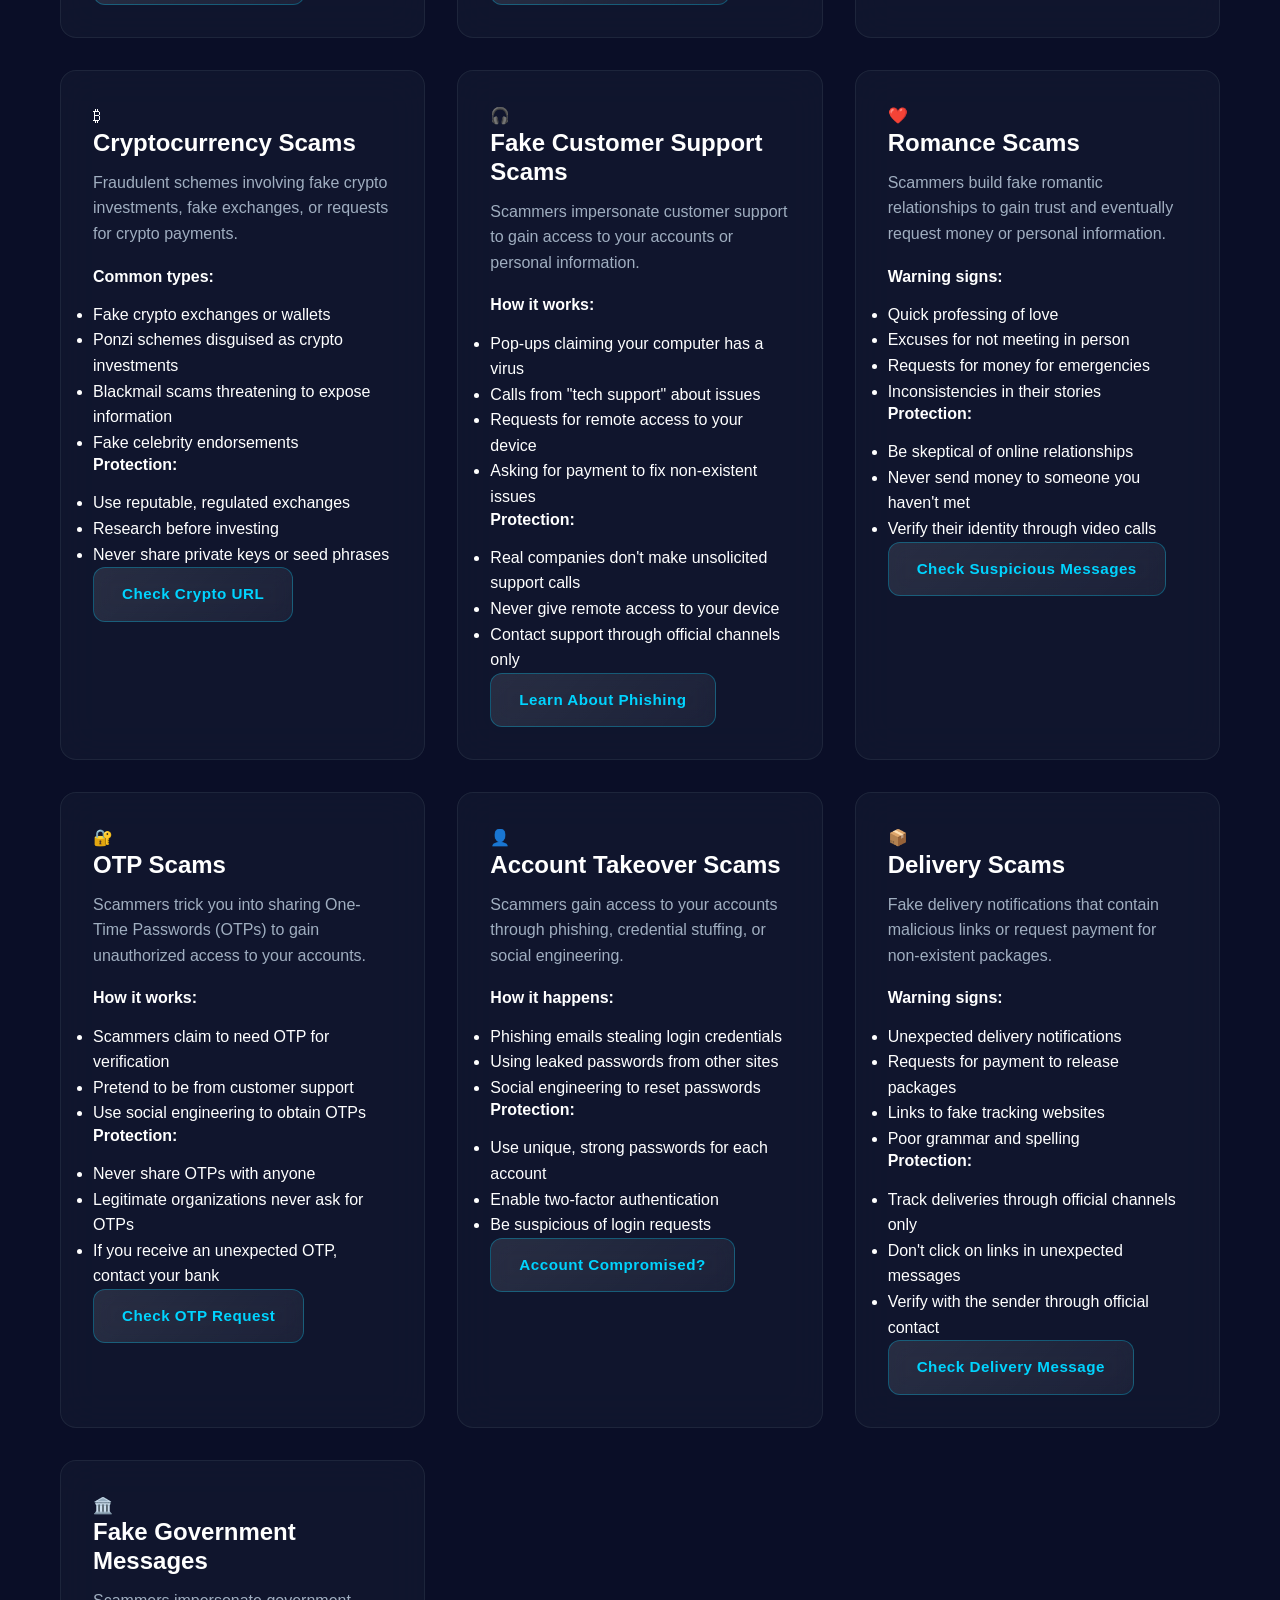
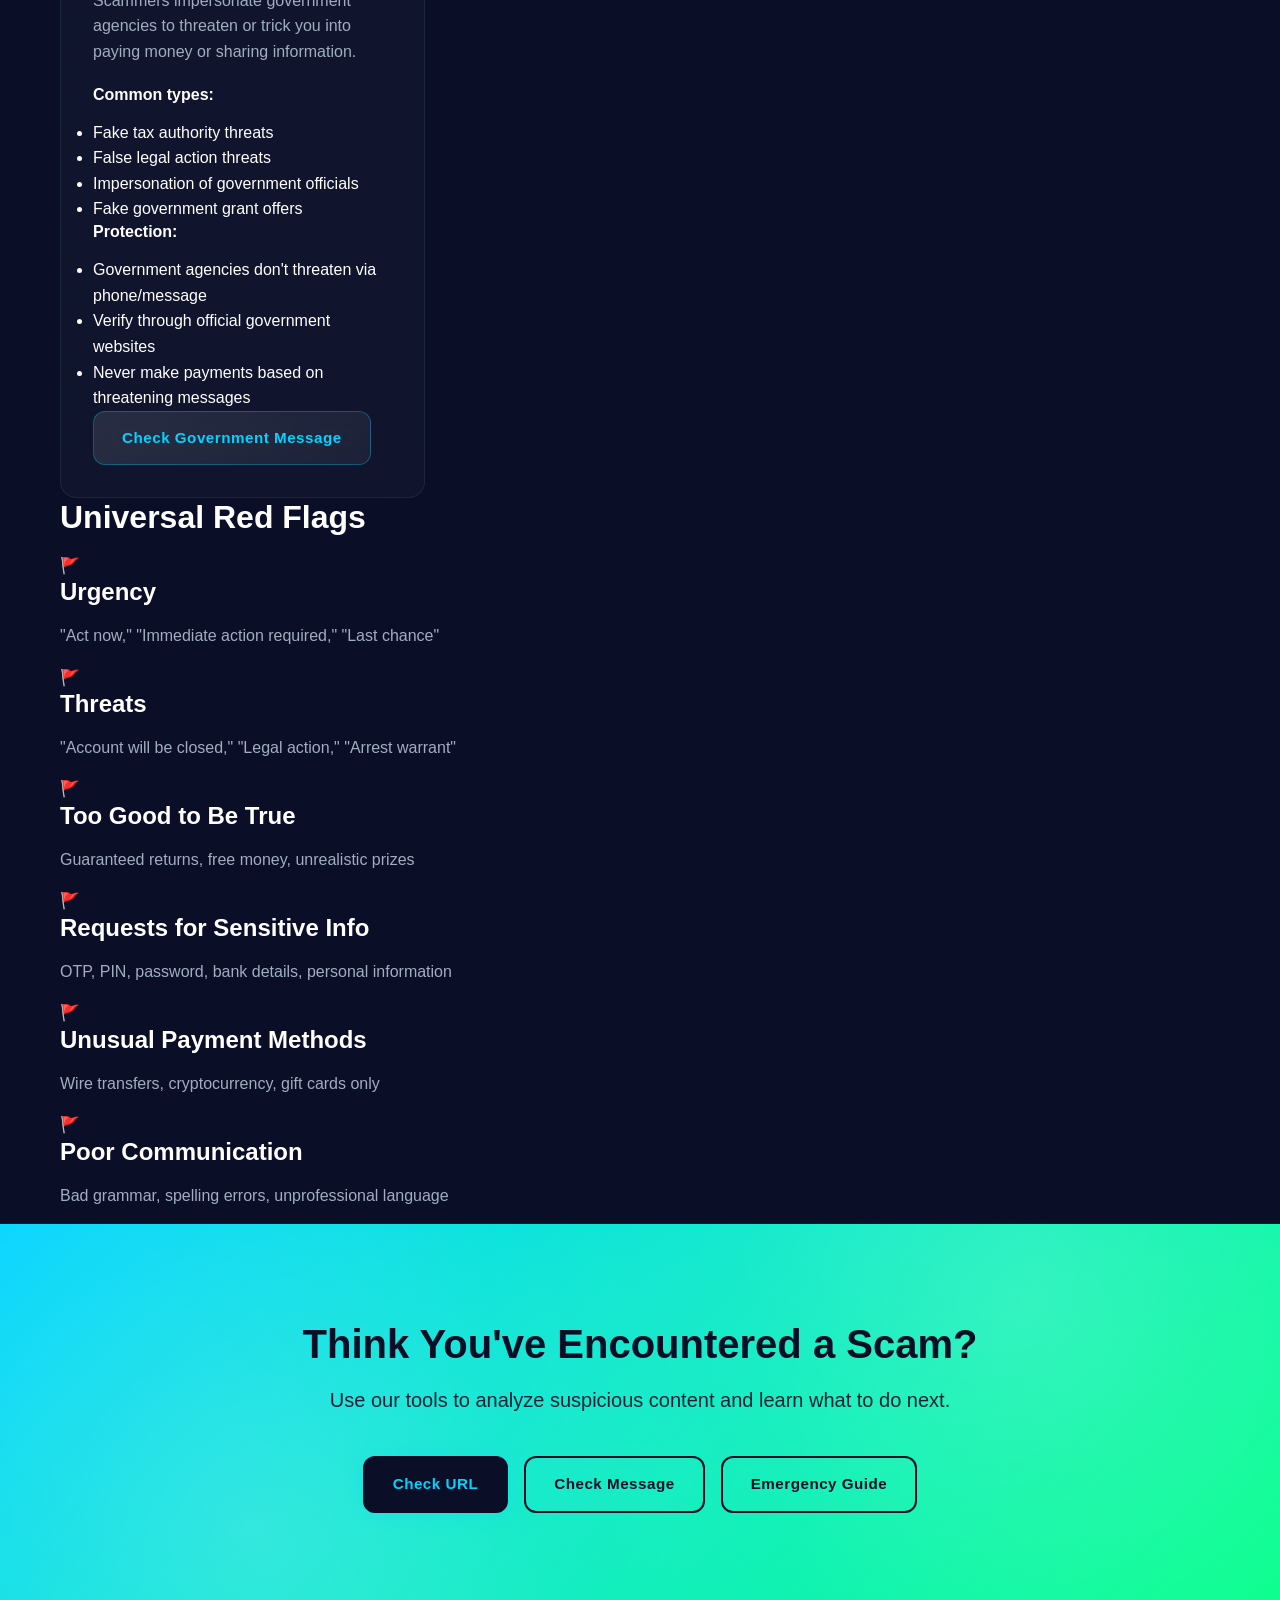
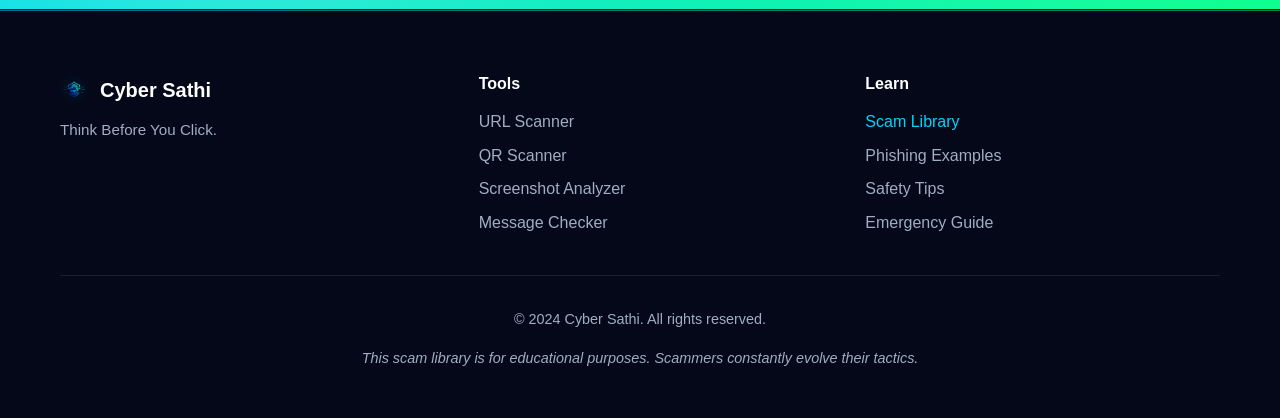
<file: scams.html>
<!DOCTYPE html>
<html lang="en">
<head>
    <meta charset="UTF-8">
    <meta name="viewport" content="width=device-width, initial-scale=1.0">
    <title>Scam Library | Cyber Sathi</title>
    <meta name="description" content="Learn about common scams including QR scams, payment scams, online shopping fraud, job scams, investment scams, and more.">
    <meta name="keywords" content="scam library, common scams, fraud education, scam prevention, QR scams, payment scams">
    
    <link rel="icon" type="image/svg+xml" href="favicon.svg">
    <link rel="stylesheet" href="css/style.css">
    <link rel="stylesheet" href="css/responsive.css">
</head>
<body>
    <!-- Navigation -->
    <nav class="navbar" role="navigation" aria-label="Main navigation">
        <div class="container">
            <div class="nav-brand">
                <a href="index.html" class="logo">
                    <img src="assets/icons/logo.png" alt="Cyber Sathi Logo" class="logo-image">
                    <span>Cyber Sathi</span>
                </a>
            </div>
            <button class="nav-toggle" aria-label="Toggle navigation menu" aria-expanded="false">
                <span></span>
                <span></span>
                <span></span>
            </button>
            <ul class="nav-menu">
                <li><a href="index.html">Home</a></li>
                <li><a href="scanner.html">URL Scanner</a></li>
                <li><a href="qr-scanner.html">QR Scanner</a></li>
                <li><a href="screenshot-scanner.html">Screenshot</a></li>
                <li><a href="message-scanner.html">Message Check</a></li>
                <li><a href="scams.html" class="active">Scam Library</a></li>
                <li><a href="incident.html">Emergency Guide</a></li>
            </ul>
        </div>
    </nav>

    <!-- Page Header -->
    <section class="page-header">
        <div class="container">
            <h1>Scam Library</h1>
            <p>Learn about common scams and how to protect yourself</p>
        </div>
    </section>

    <!-- Search -->
    <section class="search-section">
        <div class="container">
            <div class="search-container">
                <input type="text" id="scam-search" placeholder="Search scams..." aria-label="Search scams">
                <button id="search-btn" class="btn btn-primary">Search</button>
            </div>
        </div>
    </section>

    <!-- Scam Categories -->
    <section class="scam-categories">
        <div class="container">
            <div class="category-nav">
                <button class="category-btn active" data-category="all">All Scams</button>
                <button class="category-btn" data-category="qr">QR Scams</button>
                <button class="category-btn" data-category="payment">Payment Scams</button>
                <button class="category-btn" data-category="shopping">Shopping Scams</button>
                <button class="category-btn" data-category="job">Job Scams</button>
                <button class="category-btn" data-category="investment">Investment Scams</button>
                <button class="category-btn" data-category="lottery">Lottery Scams</button>
                <button class="category-btn" data-category="crypto">Cryptocurrency Scams</button>
                <button class="category-btn" data-category="support">Fake Support Scams</button>
                <button class="category-btn" data-category="romance">Romance Scams</button>
                <button class="category-btn" data-category="otp">OTP Scams</button>
                <button class="category-btn" data-category="account">Account Takeover</button>
                <button class="category-btn" data-category="delivery">Delivery Scams</button>
                <button class="category-btn" data-category="government">Fake Government Messages</button>
            </div>
        </div>
    </section>

    <!-- Scam Cards -->
    <section class="scam-library">
        <div class="container">
            <div class="scam-grid" id="scam-grid">
                <!-- QR Scams -->
                <div class="scam-card" data-category="qr" data-id="qr-scams">
                    <div class="scam-icon">📱</div>
                    <h3>QR Code Scams</h3>
                    <p>Scammers use QR codes to hide malicious URLs that can steal your information or money. Always scan QR codes before clicking.</p>
                    <div class="scam-details">
                        <h4>How it works:</h4>
                        <ul>
                            <li>Scammers place fake QR codes in public places</li>
                            <li>Send QR codes via text or email claiming to be payments</li>
                            <li>QR codes redirect to phishing sites or initiate payments</li>
                        </ul>
                        <h4>Protection:</h4>
                        <ul>
                            <li>Use a QR scanner that shows the destination</li>
                            <li>Verify where the code leads before interacting</li>
                            <li>Be suspicious of unsolicited QR codes</li>
                        </ul>
                    </div>
                    <a href="qr-scanner.html" class="btn btn-secondary">Scan QR Code</a>
                </div>

                <!-- Payment Scams -->
                <div class="scam-card" data-category="payment" data-id="payment-scams">
                    <div class="scam-icon">💳</div>
                    <h3>Payment Scams</h3>
                    <p>Fraudulent payment requests that trick you into sending money or sharing payment details.</p>
                    <div class="scam-details">
                        <h4>Common types:</h4>
                        <ul>
                            <li>Fake payment requests with urgency</li>
                            <li>Requests to share OTP/PIN for payments</li>
                            <li>Fake invoices with malicious links</li>
                        </ul>
                        <h4>Protection:</h4>
                        <ul>
                            <li>Never share OTPs or PINs</li>
                            <li>Verify payment requests independently</li>
                            <li>Check official payment channels</li>
                        </ul>
                    </div>
                    <a href="screenshot-scanner.html" class="btn btn-secondary">Check Payment Screen</a>
                </div>

                <!-- Shopping Scams -->
                <div class="scam-card" data-category="shopping" data-id="shopping-scams">
                    <div class="scam-icon">🛒</div>
                    <h3>Online Shopping Scams</h3>
                    <p>Fake online stores that take your money but never deliver products, or deliver counterfeit items.</p>
                    <div class="scam-details">
                        <h4>Warning signs:</h4>
                        <ul>
                            <li>Unrealistically low prices</li>
                            <li>Poor website design</li>
                            <li>Limited contact information</li>
                            <li>Only accepts wire transfers or crypto</li>
                        </ul>
                        <h4>Protection:</h4>
                        <ul>
                            <li>Research the store before buying</li>
                            <li>Use secure payment methods</li>
                            <li>Check for reviews from independent sources</li>
                        </ul>
                    </div>
                    <a href="store-checker.html" class="btn btn-secondary">Check Store</a>
                </div>

                <!-- Job Scams -->
                <div class="scam-card" data-category="job" data-id="job-scams">
                    <div class="scam-icon">💼</div>
                    <h3>Job Scams</h3>
                    <p>Fake job offers that request payment or personal information, or promise unrealistic income.</p>
                    <div class="scam-details">
                        <h4>Red flags:</h4>
                        <ul>
                            <li>Requests for payment to "secure" the job</li>
                            <li>Guaranteed high income with little work</li>
                            <li>Poor communication and unprofessional process</li>
                            <li>Requests for sensitive personal information</li>
                        </ul>
                        <h4>Protection:</h4>
                        <ul>
                            <li>Research the company thoroughly</li>
                            <li>Never pay for a job opportunity</li>
                            <li>Verify through official company channels</li>
                        </ul>
                    </div>
                    <a href="message-scanner.html" class="btn btn-secondary">Check Job Message</a>
                </div>

                <!-- Investment Scams -->
                <div class="scam-card" data-category="investment" data-id="investment-scams">
                    <div class="scam-icon">📈</div>
                    <h3>Investment Scams</h3>
                    <p>Promises of guaranteed returns or unrealistic profits that are actually fraudulent schemes.</p>
                    <div class="scam-details">
                        <h4>Warning signs:</h4>
                        <ul>
                            <li>Guaranteed returns with no risk</li>
                            <li>Pressure to invest quickly</li>
                            <li>Unregistered investment opportunities</li>
                            <li>Complex or confusing investment strategies</li>
                        </ul>
                        <h4>Protection:</h4>
                        <ul>
                            <li>If it sounds too good to be true, it probably is</li>
                            <li>Verify registration with financial authorities</li>
                            <li>Consult with registered financial advisors</li>
                        </ul>
                    </div>
                    <a href="message-scanner.html" class="btn btn-secondary">Check Investment Offer</a>
                </div>

                <!-- Lottery Scams -->
                <div class="scam-card" data-category="lottery" data-id="lottery-scams">
                    <div class="scam-icon">🎰</div>
                    <h3>Lottery/Prize Scams</h3>
                    <p>Notifications that you've won a lottery or prize, but require payment or personal information to claim it.</p>
                    <div class="scam-details">
                        <h4>How it works:</h4>
                        <ul>
                            <li>You receive a message about winning a prize</li>
                            <li>Asked to pay fees or taxes to claim</li>
                            <li>Requested to provide personal information</li>
                        </ul>
                        <h4>Protection:</h4>
                        <ul>
                            <li>You can't win a lottery you didn't enter</li>
                            <li>Never pay to claim a prize</li>
                            <li>Verify through official lottery organizations</li>
                        </ul>
                    </div>
                    <a href="message-scanner.html" class="btn btn-secondary">Check Prize Message</a>
                </div>

                <!-- Cryptocurrency Scams -->
                <div class="scam-card" data-category="crypto" data-id="crypto-scams">
                    <div class="scam-icon">₿</div>
                    <h3>Cryptocurrency Scams</h3>
                    <p>Fraudulent schemes involving fake crypto investments, fake exchanges, or requests for crypto payments.</p>
                    <div class="scam-details">
                        <h4>Common types:</h4>
                        <ul>
                            <li>Fake crypto exchanges or wallets</li>
                            <li>Ponzi schemes disguised as crypto investments</li>
                            <li>Blackmail scams threatening to expose information</li>
                            <li>Fake celebrity endorsements</li>
                        </ul>
                        <h4>Protection:</h4>
                        <ul>
                            <li>Use reputable, regulated exchanges</li>
                            <li>Research before investing</li>
                            <li>Never share private keys or seed phrases</li>
                        </ul>
                    </div>
                    <a href="scanner.html" class="btn btn-secondary">Check Crypto URL</a>
                </div>

                <!-- Fake Support Scams -->
                <div class="scam-card" data-category="support" data-id="support-scams">
                    <div class="scam-icon">🎧</div>
                    <h3>Fake Customer Support Scams</h3>
                    <p>Scammers impersonate customer support to gain access to your accounts or personal information.</p>
                    <div class="scam-details">
                        <h4>How it works:</h4>
                        <ul>
                            <li>Pop-ups claiming your computer has a virus</li>
                            <li>Calls from "tech support" about issues</li>
                            <li>Requests for remote access to your device</li>
                            <li>Asking for payment to fix non-existent issues</li>
                        </ul>
                        <h4>Protection:</h4>
                        <ul>
                            <li>Real companies don't make unsolicited support calls</li>
                            <li>Never give remote access to your device</li>
                            <li>Contact support through official channels only</li>
                        </ul>
                    </div>
                    <a href="phishing.html" class="btn btn-secondary">Learn About Phishing</a>
                </div>

                <!-- Romance Scams -->
                <div class="scam-card" data-category="romance" data-id="romance-scams">
                    <div class="scam-icon">❤️</div>
                    <h3>Romance Scams</h3>
                    <p>Scammers build fake romantic relationships to gain trust and eventually request money or personal information.</p>
                    <div class="scam-details">
                        <h4>Warning signs:</h4>
                        <ul>
                            <li>Quick professing of love</li>
                            <li>Excuses for not meeting in person</li>
                            <li>Requests for money for emergencies</li>
                            <li>Inconsistencies in their stories</li>
                        </ul>
                        <h4>Protection:</h4>
                        <ul>
                            <li>Be skeptical of online relationships</li>
                            <li>Never send money to someone you haven't met</li>
                            <li>Verify their identity through video calls</li>
                        </ul>
                    </div>
                    <a href="message-scanner.html" class="btn btn-secondary">Check Suspicious Messages</a>
                </div>

                <!-- OTP Scams -->
                <div class="scam-card" data-category="otp" data-id="otp-scams">
                    <div class="scam-icon">🔐</div>
                    <h3>OTP Scams</h3>
                    <p>Scammers trick you into sharing One-Time Passwords (OTPs) to gain unauthorized access to your accounts.</p>
                    <div class="scam-details">
                        <h4>How it works:</h4>
                        <ul>
                            <li>Scammers claim to need OTP for verification</li>
                            <li>Pretend to be from customer support</li>
                            <li>Use social engineering to obtain OTPs</li>
                        </ul>
                        <h4>Protection:</h4>
                        <ul>
                            <li>Never share OTPs with anyone</li>
                            <li>Legitimate organizations never ask for OTPs</li>
                            <li>If you receive an unexpected OTP, contact your bank</li>
                        </ul>
                    </div>
                    <a href="message-scanner.html" class="btn btn-secondary">Check OTP Request</a>
                </div>

                <!-- Account Takeover Scams -->
                <div class="scam-card" data-category="account" data-id="account-scams">
                    <div class="scam-icon">👤</div>
                    <h3>Account Takeover Scams</h3>
                    <p>Scammers gain access to your accounts through phishing, credential stuffing, or social engineering.</p>
                    <div class="scam-details">
                        <h4>How it happens:</h4>
                        <ul>
                            <li>Phishing emails stealing login credentials</li>
                            <li>Using leaked passwords from other sites</li>
                            <li>Social engineering to reset passwords</li>
                        </ul>
                        <h4>Protection:</h4>
                        <ul>
                            <li>Use unique, strong passwords for each account</li>
                            <li>Enable two-factor authentication</li>
                            <li>Be suspicious of login requests</li>
                        </ul>
                    </div>
                    <a href="incident.html" class="btn btn-secondary">Account Compromised?</a>
                </div>

                <!-- Delivery Scams -->
                <div class="scam-card" data-category="delivery" data-id="delivery-scams">
                    <div class="scam-icon">📦</div>
                    <h3>Delivery Scams</h3>
                    <p>Fake delivery notifications that contain malicious links or request payment for non-existent packages.</p>
                    <div class="scam-details">
                        <h4>Warning signs:</h4>
                        <ul>
                            <li>Unexpected delivery notifications</li>
                            <li>Requests for payment to release packages</li>
                            <li>Links to fake tracking websites</li>
                            <li>Poor grammar and spelling</li>
                        </ul>
                        <h4>Protection:</h4>
                        <ul>
                            <li>Track deliveries through official channels only</li>
                            <li>Don't click on links in unexpected messages</li>
                            <li>Verify with the sender through official contact</li>
                        </ul>
                    </div>
                    <a href="message-scanner.html" class="btn btn-secondary">Check Delivery Message</a>
                </div>

                <!-- Fake Government Messages -->
                <div class="scam-card" data-category="government" data-id="government-scams">
                    <div class="scam-icon">🏛️</div>
                    <h3>Fake Government Messages</h3>
                    <p>Scammers impersonate government agencies to threaten or trick you into paying money or sharing information.</p>
                    <div class="scam-details">
                        <h4>Common types:</h4>
                        <ul>
                            <li>Fake tax authority threats</li>
                            <li>False legal action threats</li>
                            <li>Impersonation of government officials</li>
                            <li>Fake government grant offers</li>
                        </ul>
                        <h4>Protection:</h4>
                        <ul>
                            <li>Government agencies don't threaten via phone/message</li>
                            <li>Verify through official government websites</li>
                            <li>Never make payments based on threatening messages</li>
                        </ul>
                    </div>
                    <a href="message-scanner.html" class="btn btn-secondary">Check Government Message</a>
                </div>
            </div>
        </div>
    </section>

    <!-- Red Flags Section -->
    <section class="red-flags-section">
        <div class="container">
            <h2>Universal Red Flags</h2>
            <div class="red-flags-grid">
                <div class="red-flag-card">
                    <div class="flag-icon">🚩</div>
                    <h3>Urgency</h3>
                    <p>"Act now," "Immediate action required," "Last chance"</p>
                </div>
                <div class="red-flag-card">
                    <div class="flag-icon">🚩</div>
                    <h3>Threats</h3>
                    <p>"Account will be closed," "Legal action," "Arrest warrant"</p>
                </div>
                <div class="red-flag-card">
                    <div class="flag-icon">🚩</div>
                    <h3>Too Good to Be True</h3>
                    <p>Guaranteed returns, free money, unrealistic prizes</p>
                </div>
                <div class="red-flag-card">
                    <div class="flag-icon">🚩</div>
                    <h3>Requests for Sensitive Info</h3>
                    <p>OTP, PIN, password, bank details, personal information</p>
                </div>
                <div class="red-flag-card">
                    <div class="flag-icon">🚩</div>
                    <h3>Unusual Payment Methods</h3>
                    <p>Wire transfers, cryptocurrency, gift cards only</p>
                </div>
                <div class="red-flag-card">
                    <div class="flag-icon">🚩</div>
                    <h3>Poor Communication</h3>
                    <p>Bad grammar, spelling errors, unprofessional language</p>
                </div>
            </div>
        </div>
    </section>

    <!-- Call to Action -->
    <section class="cta">
        <div class="container">
            <h2>Think You've Encountered a Scam?</h2>
            <p>Use our tools to analyze suspicious content and learn what to do next.</p>
            <div class="cta-buttons">
                <a href="scanner.html" class="btn btn-primary">Check URL</a>
                <a href="message-scanner.html" class="btn btn-secondary">Check Message</a>
                <a href="incident.html" class="btn btn-secondary">Emergency Guide</a>
            </div>
        </div>
    </section>

    <!-- Footer -->
    <footer class="footer">
        <div class="container">
            <div class="footer-content">
                <div class="footer-brand">
                    <div class="logo">
                        <img src="assets/icons/logo.png" alt="Cyber Sathi Logo" class="logo-image">
                        <span>Cyber Sathi</span>
                    </div>
                    <p>Think Before You Click.</p>
                </div>
                <div class="footer-links">
                    <div class="footer-column">
                        <h4>Tools</h4>
                        <ul>
                            <li><a href="scanner.html">URL Scanner</a></li>
                            <li><a href="qr-scanner.html">QR Scanner</a></li>
                            <li><a href="screenshot-scanner.html">Screenshot Analyzer</a></li>
                            <li><a href="message-scanner.html">Message Checker</a></li>
                        </ul>
                    </div>
                    <div class="footer-column">
                        <h4>Learn</h4>
                        <ul>
                            <li><a href="scams.html" class="active">Scam Library</a></li>
                            <li><a href="phishing.html">Phishing Examples</a></li>
                            <li><a href="safety-tips.html">Safety Tips</a></li>
                            <li><a href="incident.html">Emergency Guide</a></li>
                        </ul>
                    </div>
                </div>
            </div>
            <div class="footer-bottom">
                <p>&copy; 2024 Cyber Sathi. All rights reserved.</p>
                <p class="disclaimer">This scam library is for educational purposes. Scammers constantly evolve their tactics.</p>
            </div>
        </div>
    </footer>

    <script src="js/script.js"></script>
    <script>
        // Scam library functionality
        document.addEventListener('DOMContentLoaded', function() {
            const categoryBtns = document.querySelectorAll('.category-btn');
            const scamCards = document.querySelectorAll('.scam-card');
            const searchInput = document.getElementById('scam-search');
            const searchBtn = document.getElementById('search-btn');

            // Category filtering
            categoryBtns.forEach(btn => {
                btn.addEventListener('click', function() {
                    // Update active state
                    categoryBtns.forEach(b => b.classList.remove('active'));
                    this.classList.add('active');

                    const category = this.dataset.category;

                    // Filter cards
                    scamCards.forEach(card => {
                        if (category === 'all' || card.dataset.category === category) {
                            card.style.display = 'block';
                        } else {
                            card.style.display = 'none';
                        }
                    });
                });
            });

            // Search functionality
            function performSearch() {
                const searchTerm = searchInput.value.toLowerCase();
                
                scamCards.forEach(card => {
                    const title = card.querySelector('h3').textContent.toLowerCase();
                    const description = card.querySelector('p').textContent.toLowerCase();
                    const details = card.querySelector('.scam-details').textContent.toLowerCase();
                    
                    if (title.includes(searchTerm) || description.includes(searchTerm) || details.includes(searchTerm)) {
                        card.style.display = 'block';
                    } else {
                        card.style.display = 'none';
                    }
                });
            }

            searchBtn.addEventListener('click', performSearch);
            searchInput.addEventListener('keyup', function(e) {
                if (e.key === 'Enter') {
                    performSearch();
                }
            });
        });
    </script>
</body>
</html>
</file>
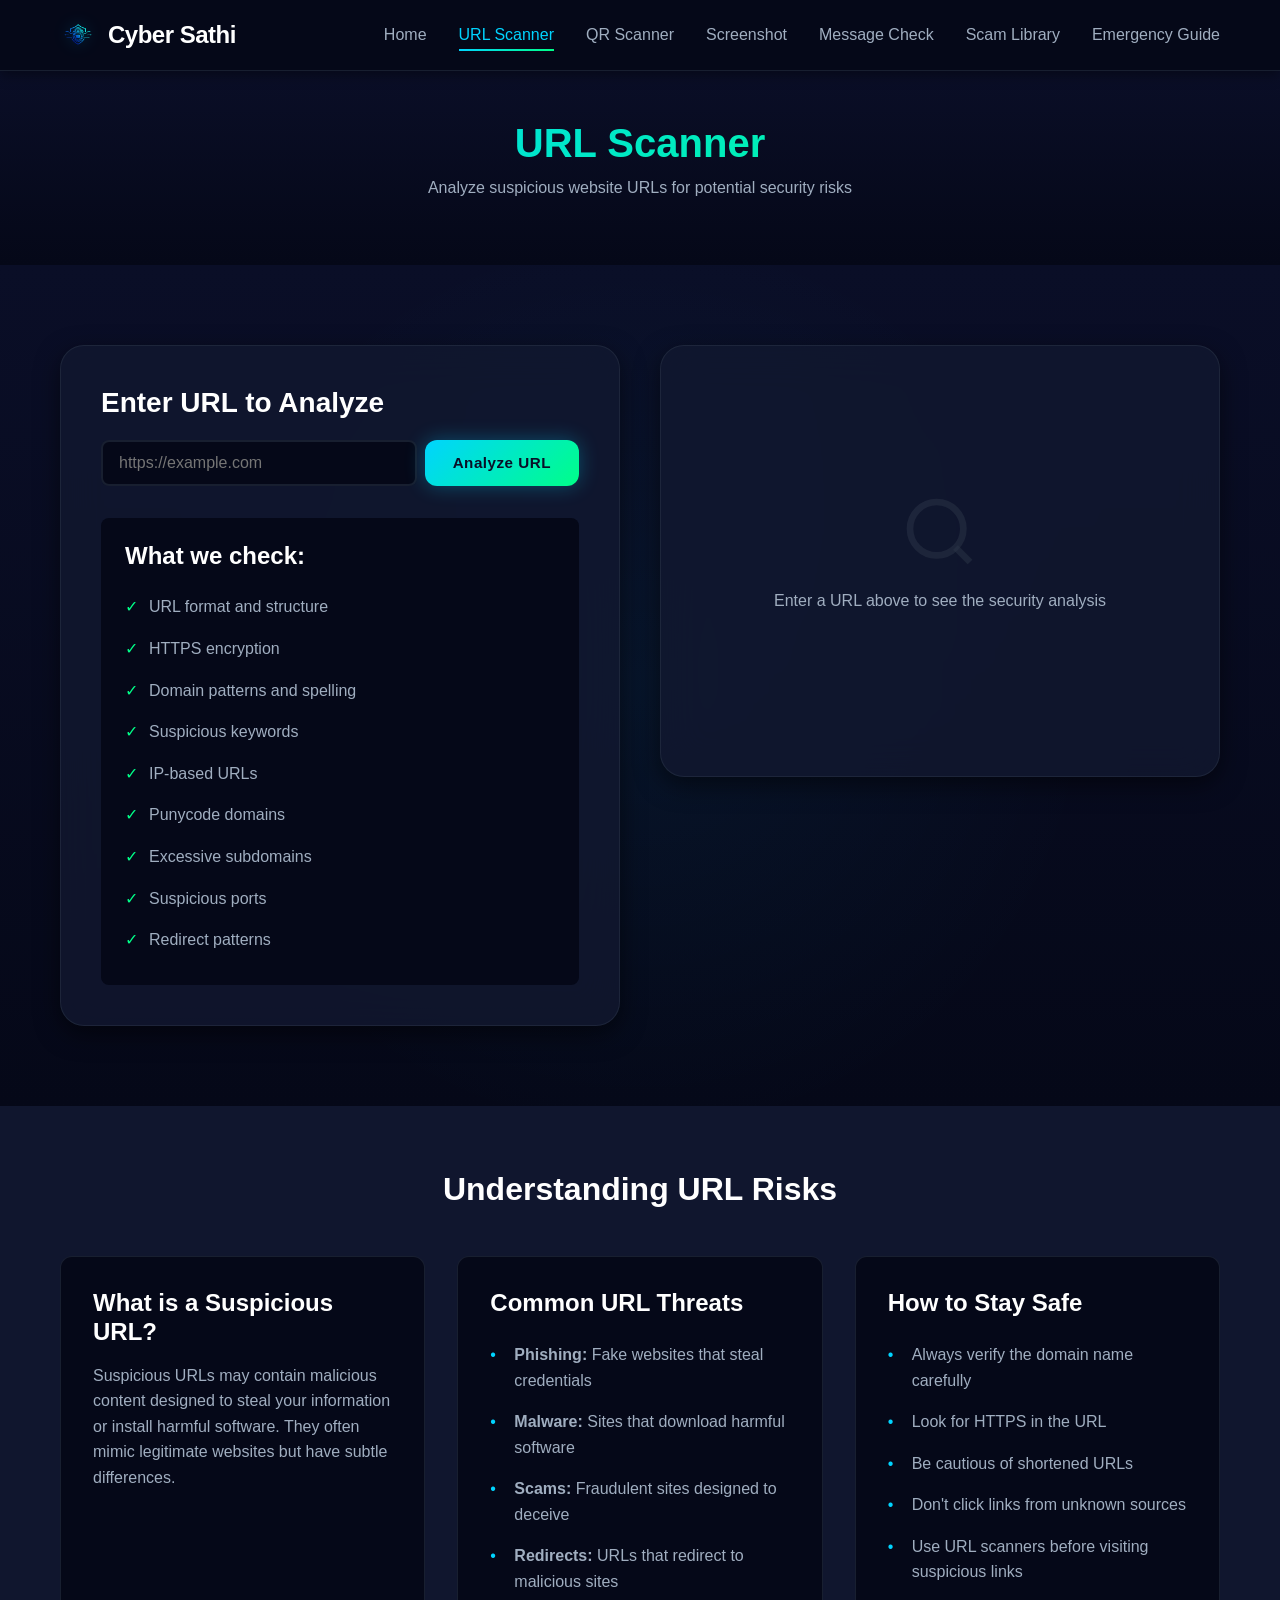
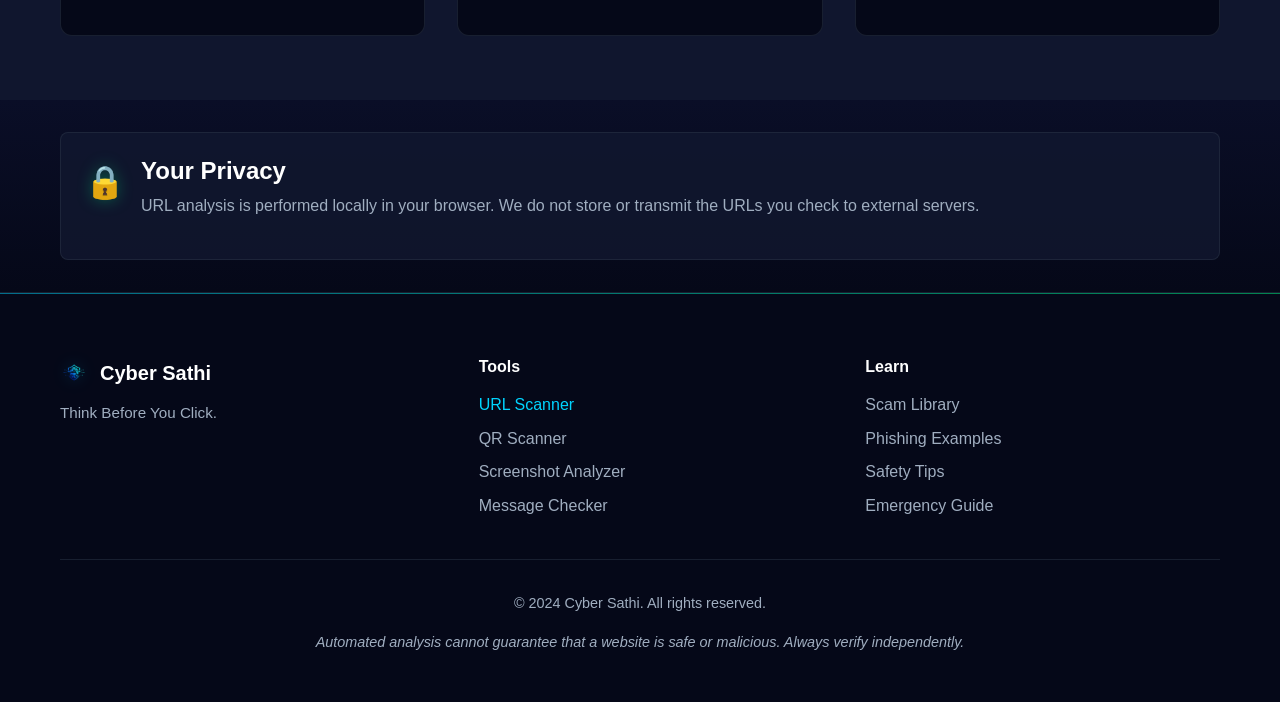
<file: scanner.html>
<!DOCTYPE html>
<html lang="en">
<head>
    <meta charset="UTF-8">
    <meta name="viewport" content="width=device-width, initial-scale=1.0">
    <title>URL Scanner | Cyber Sathi</title>
    <meta name="description" content="Analyze suspicious website URLs for security risks. Check for phishing, scams, and malicious links.">
    <meta name="keywords" content="URL scanner, link checker, phishing detection, security analysis">
    
    <link rel="icon" type="image/svg+xml" href="favicon.svg">
    <link rel="stylesheet" href="css/style.css">
    <link rel="stylesheet" href="css/scanner.css">
    <link rel="stylesheet" href="css/responsive.css">
</head>
<body>
    <!-- Navigation -->
    <nav class="navbar" role="navigation" aria-label="Main navigation">
        <div class="container">
            <div class="nav-brand">
                <a href="index.html" class="logo">
                    <img src="assets/icons/logo.png" alt="Cyber Sathi Logo" class="logo-image">
                    <span>Cyber Sathi</span>
                </a>
            </div>
            <button class="nav-toggle" aria-label="Toggle navigation menu" aria-expanded="false">
                <span></span>
                <span></span>
                <span></span>
            </button>
            <ul class="nav-menu">
                <li><a href="index.html">Home</a></li>
                <li><a href="scanner.html" class="active">URL Scanner</a></li>
                <li><a href="qr-scanner.html">QR Scanner</a></li>
                <li><a href="screenshot-scanner.html">Screenshot</a></li>
                <li><a href="message-scanner.html">Message Check</a></li>
                <li><a href="scams.html">Scam Library</a></li>
                <li><a href="incident.html">Emergency Guide</a></li>
            </ul>
        </div>
    </nav>

    <!-- Page Header -->
    <section class="page-header">
        <div class="container">
            <h1>URL Scanner</h1>
            <p>Analyze suspicious website URLs for potential security risks</p>
        </div>
    </section>

    <!-- Scanner Section -->
    <section class="scanner-section">
        <div class="container">
            <div class="scanner-container">
                <div class="scanner-input">
                    <h2>Enter URL to Analyze</h2>
                    <form id="url-form" class="url-form">
                        <div class="input-group">
                            <input 
                                type="url" 
                                id="url-input" 
                                placeholder="https://example.com" 
                                aria-label="URL to analyze"
                                required
                            >
                            <button type="submit" class="btn btn-primary" id="scan-btn">
                                <span class="btn-text">Analyze URL</span>
                                <span class="btn-loading hidden">Analyzing...</span>
                            </button>
                        </div>
                    </form>
                    
                    <div class="scanner-info">
                        <h3>What we check:</h3>
                        <ul>
                            <li>URL format and structure</li>
                            <li>HTTPS encryption</li>
                            <li>Domain patterns and spelling</li>
                            <li>Suspicious keywords</li>
                            <li>IP-based URLs</li>
                            <li>Punycode domains</li>
                            <li>Excessive subdomains</li>
                            <li>Suspicious ports</li>
                            <li>Redirect patterns</li>
                        </ul>
                    </div>
                </div>

                <div class="scanner-result" id="scanner-result">
                    <div class="result-placeholder">
                        <svg viewBox="0 0 24 24" fill="none" stroke="currentColor" stroke-width="2">
                            <circle cx="11" cy="11" r="8"/>
                            <line x1="21" y1="21" x2="16.65" y2="16.65"/>
                        </svg>
                        <p>Enter a URL above to see the security analysis</p>
                    </div>
                </div>
            </div>
        </div>
    </section>

    <!-- URL Analysis Details -->
    <section class="analysis-details hidden" id="analysis-details">
        <div class="container">
            <h2>Detailed Analysis</h2>
            <div class="analysis-grid">
                <div class="analysis-card">
                    <h3>URL Structure</h3>
                    <div id="url-structure"></div>
                </div>
                <div class="analysis-card">
                    <h3>Security Indicators</h3>
                    <div id="security-indicators"></div>
                </div>
                <div class="analysis-card">
                    <h3>Risk Factors</h3>
                    <div id="risk-factors"></div>
                </div>
            </div>
        </div>
    </section>

    <!-- What Should I Do -->
    <section class="action-guide hidden" id="action-guide">
        <div class="container">
            <div class="guide-card">
                <h2>What Should I Do?</h2>
                <div id="action-steps"></div>
            </div>
        </div>
    </section>

    <!-- Educational Section -->
    <section class="educational-section">
        <div class="container">
            <h2>Understanding URL Risks</h2>
            <div class="education-grid">
                <div class="education-card">
                    <h3>What is a Suspicious URL?</h3>
                    <p>Suspicious URLs may contain malicious content designed to steal your information or install harmful software. They often mimic legitimate websites but have subtle differences.</p>
                </div>
                <div class="education-card">
                    <h3>Common URL Threats</h3>
                    <ul>
                        <li><strong>Phishing:</strong> Fake websites that steal credentials</li>
                        <li><strong>Malware:</strong> Sites that download harmful software</li>
                        <li><strong>Scams:</strong> Fraudulent sites designed to deceive</li>
                        <li><strong>Redirects:</strong> URLs that redirect to malicious sites</li>
                    </ul>
                </div>
                <div class="education-card">
                    <h3>How to Stay Safe</h3>
                    <ul>
                        <li>Always verify the domain name carefully</li>
                        <li>Look for HTTPS in the URL</li>
                        <li>Be cautious of shortened URLs</li>
                        <li>Don't click links from unknown sources</li>
                        <li>Use URL scanners before visiting suspicious links</li>
                    </ul>
                </div>
            </div>
        </div>
    </section>

    <!-- Privacy Notice -->
    <section class="privacy-notice">
        <div class="container">
            <div class="privacy-alert">
                <div class="privacy-icon">🔒</div>
                <div class="privacy-text">
                    <h3>Your Privacy</h3>
                    <p>URL analysis is performed locally in your browser. We do not store or transmit the URLs you check to external servers.</p>
                </div>
            </div>
        </div>
    </section>

    <!-- Footer -->
    <footer class="footer">
        <div class="container">
            <div class="footer-content">
                <div class="footer-brand">
                    <div class="logo">
                        <img src="assets/icons/logo.png" alt="Cyber Sathi Logo" class="logo-image">
                        <span>Cyber Sathi</span>
                    </div>
                    <p>Think Before You Click.</p>
                </div>
                <div class="footer-links">
                    <div class="footer-column">
                        <h4>Tools</h4>
                        <ul>
                            <li><a href="scanner.html" class="active">URL Scanner</a></li>
                            <li><a href="qr-scanner.html">QR Scanner</a></li>
                            <li><a href="screenshot-scanner.html">Screenshot Analyzer</a></li>
                            <li><a href="message-scanner.html">Message Checker</a></li>
                        </ul>
                    </div>
                    <div class="footer-column">
                        <h4>Learn</h4>
                        <ul>
                            <li><a href="scams.html">Scam Library</a></li>
                            <li><a href="phishing.html">Phishing Examples</a></li>
                            <li><a href="safety-tips.html">Safety Tips</a></li>
                            <li><a href="incident.html">Emergency Guide</a></li>
                        </ul>
                    </div>
                </div>
            </div>
            <div class="footer-bottom">
                <p>&copy; 2024 Cyber Sathi. All rights reserved.</p>
                <p class="disclaimer">Automated analysis cannot guarantee that a website is safe or malicious. Always verify independently.</p>
            </div>
        </div>
    </footer>

    <script src="js/script.js"></script>
    <script src="js/data-loader.js"></script>
    <script src="js/scanner.js"></script>
</body>
</html>
</file>
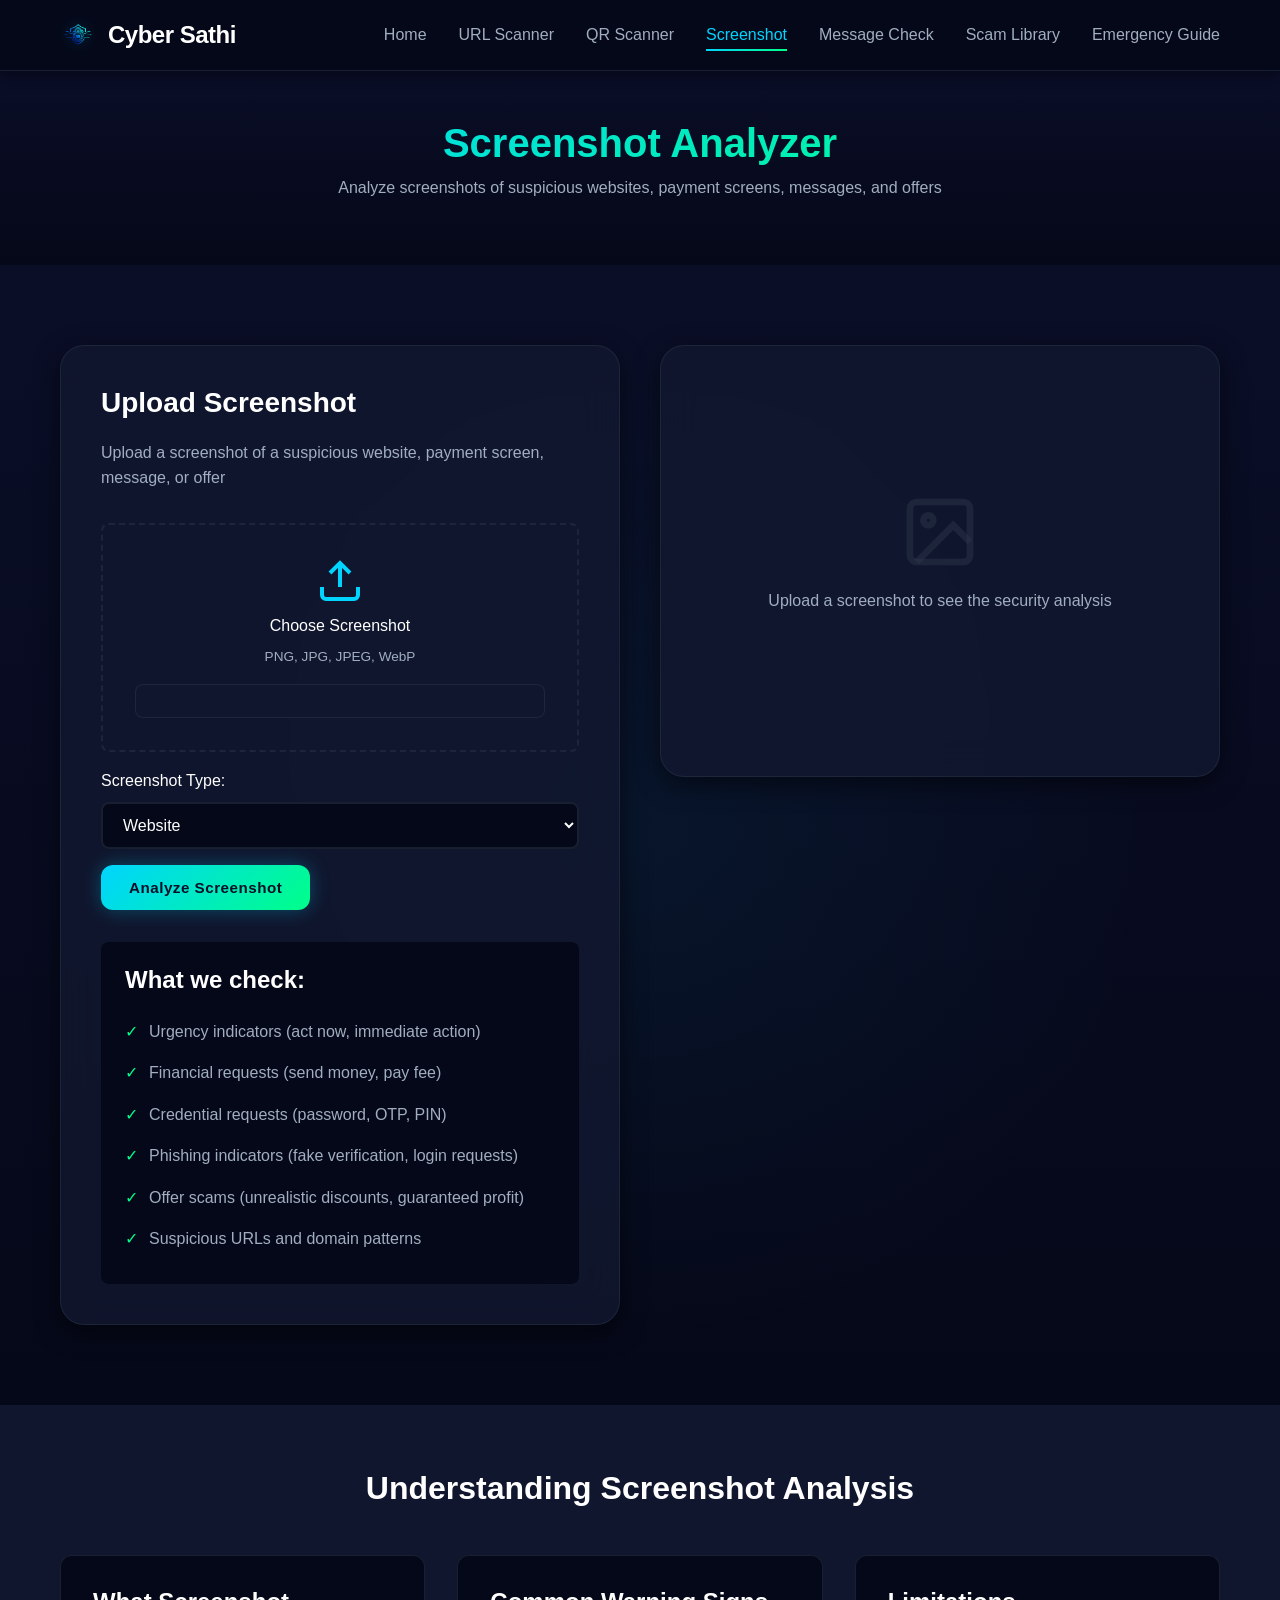
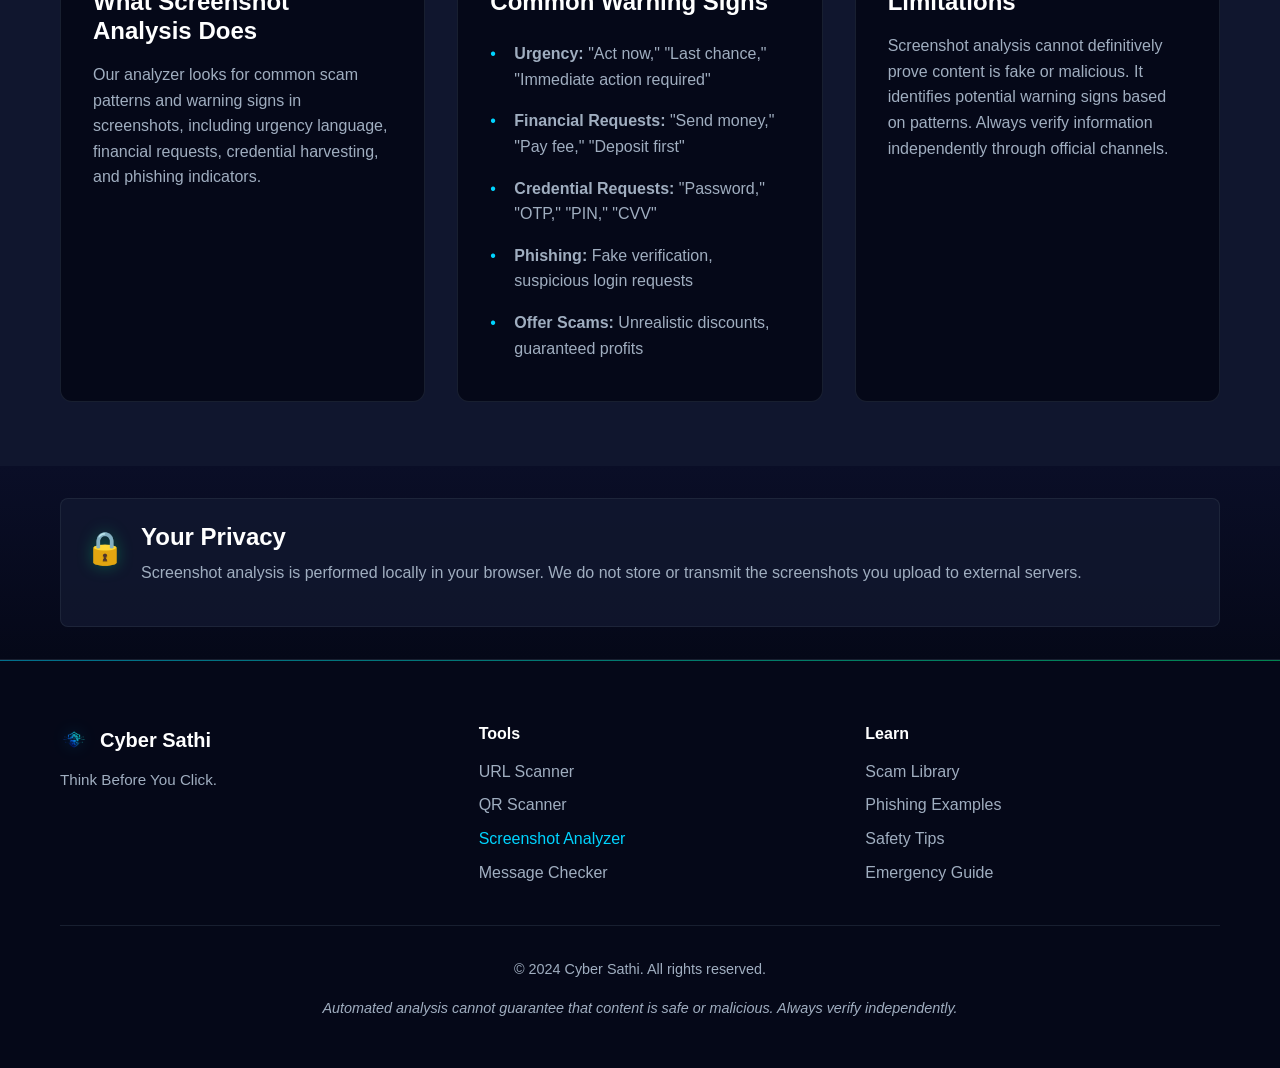
<file: screenshot-scanner.html>
<!DOCTYPE html>
<html lang="en">
<head>
    <meta charset="UTF-8">
    <meta name="viewport" content="width=device-width, initial-scale=1.0">
    <title>Screenshot Analyzer | Cyber Sathi</title>
    <meta name="description" content="Analyze screenshots of suspicious websites, payment screens, messages, and offers for scam indicators.">
    <meta name="keywords" content="screenshot analysis, scam detection, payment scam detector, message analysis">
    
    <link rel="icon" type="image/svg+xml" href="favicon.svg">
    <link rel="stylesheet" href="css/style.css">
    <link rel="stylesheet" href="css/scanner.css">
    <link rel="stylesheet" href="css/responsive.css">
</head>
<body>
    <!-- Navigation -->
    <nav class="navbar" role="navigation" aria-label="Main navigation">
        <div class="container">
            <div class="nav-brand">
                <a href="index.html" class="logo">
                    <img src="assets/icons/logo.png" alt="Cyber Sathi Logo" class="logo-image">
                    <span>Cyber Sathi</span>
                </a>
            </div>
            <button class="nav-toggle" aria-label="Toggle navigation menu" aria-expanded="false">
                <span></span>
                <span></span>
                <span></span>
            </button>
            <ul class="nav-menu">
                <li><a href="index.html">Home</a></li>
                <li><a href="scanner.html">URL Scanner</a></li>
                <li><a href="qr-scanner.html">QR Scanner</a></li>
                <li><a href="screenshot-scanner.html" class="active">Screenshot</a></li>
                <li><a href="message-scanner.html">Message Check</a></li>
                <li><a href="scams.html">Scam Library</a></li>
                <li><a href="incident.html">Emergency Guide</a></li>
            </ul>
        </div>
    </nav>

    <!-- Page Header -->
    <section class="page-header">
        <div class="container">
            <h1>Screenshot Analyzer</h1>
            <p>Analyze screenshots of suspicious websites, payment screens, messages, and offers</p>
        </div>
    </section>

    <!-- Screenshot Scanner Section -->
    <section class="scanner-section">
        <div class="container">
            <div class="scanner-container">
                <div class="scanner-input">
                    <h2>Upload Screenshot</h2>
                    <p>Upload a screenshot of a suspicious website, payment screen, message, or offer</p>
                    
                    <form id="screenshot-form" class="upload-form">
                        <div class="file-upload" id="screenshot-upload">
                            <input 
                                type="file" 
                                id="screenshot-input" 
                                accept="image/png, image/jpeg, image/jpg, image/webp"
                                aria-label="Upload screenshot"
                            >
                            <label for="screenshot-input" class="file-label">
                                <svg viewBox="0 0 24 24" fill="none" stroke="currentColor" stroke-width="2">
                                    <path d="M21 15v4a2 2 0 0 1-2 2H5a2 2 0 0 1-2-2v-4"/>
                                    <polyline points="17 8 12 3 7 8"/>
                                    <line x1="12" y1="3" x2="12" y2="15"/>
                                </svg>
                                <span>Choose Screenshot</span>
                                <span class="file-types">PNG, JPG, JPEG, WebP</span>
                            </label>
                            <div class="file-preview" id="screenshot-preview"></div>
                        </div>
                        
                        <div class="screenshot-type">
                            <label for="screenshot-type-select">Screenshot Type:</label>
                            <select id="screenshot-type-select" aria-label="Select screenshot type">
                                <option value="website">Website</option>
                                <option value="payment">Payment Screen</option>
                                <option value="message">Message/SMS</option>
                                <option value="email">Email</option>
                                <option value="shopping">Shopping Page</option>
                                <option value="social">Social Media Message</option>
                                <option value="login">Login Page</option>
                                <option value="investment">Investment Offer</option>
                                <option value="other">Other</option>
                            </select>
                        </div>
                        
                        <button type="submit" class="btn btn-primary" id="analyze-screenshot-btn">
                            <span class="btn-text">Analyze Screenshot</span>
                            <span class="btn-loading hidden">Analyzing...</span>
                        </button>
                    </form>
                    
                    <div class="scanner-info">
                        <h3>What we check:</h3>
                        <ul>
                            <li>Urgency indicators (act now, immediate action)</li>
                            <li>Financial requests (send money, pay fee)</li>
                            <li>Credential requests (password, OTP, PIN)</li>
                            <li>Phishing indicators (fake verification, login requests)</li>
                            <li>Offer scams (unrealistic discounts, guaranteed profit)</li>
                            <li>Suspicious URLs and domain patterns</li>
                        </ul>
                    </div>
                </div>

                <div class="scanner-result" id="scanner-result">
                    <div class="result-placeholder">
                        <svg viewBox="0 0 24 24" fill="none" stroke="currentColor" stroke-width="2">
                            <rect x="3" y="3" width="18" height="18" rx="2" ry="2"/>
                            <circle cx="8.5" cy="8.5" r="1.5"/>
                            <polyline points="21 15 16 10 5 21"/>
                        </svg>
                        <p>Upload a screenshot to see the security analysis</p>
                    </div>
                </div>
            </div>
        </div>
    </section>

    <!-- Screenshot Analysis Result -->
    <section class="screenshot-analysis-result hidden" id="screenshot-analysis-result">
        <div class="container">
            <h2>Screenshot Analysis Result</h2>
            <div id="screenshot-security-analysis"></div>
        </div>
    </section>

    <!-- Detected Indicators -->
    <section class="detected-indicators hidden" id="detected-indicators">
        <div class="container">
            <h2>Detected Warning Indicators</h2>
            <div class="indicators-grid" id="indicators-grid"></div>
        </div>
    </section>

    <!-- What Should I Do -->
    <section class="action-guide hidden" id="screenshot-action-guide">
        <div class="container">
            <div class="guide-card">
                <h2>What Should I Do?</h2>
                <div id="screenshot-action-steps"></div>
            </div>
        </div>
    </section>

    <!-- Educational Section -->
    <section class="educational-section">
        <div class="container">
            <h2>Understanding Screenshot Analysis</h2>
            <div class="education-grid">
                <div class="education-card">
                    <h3>What Screenshot Analysis Does</h3>
                    <p>Our analyzer looks for common scam patterns and warning signs in screenshots, including urgency language, financial requests, credential harvesting, and phishing indicators.</p>
                </div>
                <div class="education-card">
                    <h3>Common Warning Signs</h3>
                    <ul>
                        <li><strong>Urgency:</strong> "Act now," "Last chance," "Immediate action required"</li>
                        <li><strong>Financial Requests:</strong> "Send money," "Pay fee," "Deposit first"</li>
                        <li><strong>Credential Requests:</strong> "Password," "OTP," "PIN," "CVV"</li>
                        <li><strong>Phishing:</strong> Fake verification, suspicious login requests</li>
                        <li><strong>Offer Scams:</strong> Unrealistic discounts, guaranteed profits</li>
                    </ul>
                </div>
                <div class="education-card">
                    <h3>Limitations</h3>
                    <p>Screenshot analysis cannot definitively prove content is fake or malicious. It identifies potential warning signs based on patterns. Always verify information independently through official channels.</p>
                </div>
            </div>
        </div>
    </section>

    <!-- Privacy Notice -->
    <section class="privacy-notice">
        <div class="container">
            <div class="privacy-alert">
                <div class="privacy-icon">🔒</div>
                <div class="privacy-text">
                    <h3>Your Privacy</h3>
                    <p>Screenshot analysis is performed locally in your browser. We do not store or transmit the screenshots you upload to external servers.</p>
                </div>
            </div>
        </div>
    </section>

    <!-- Footer -->
    <footer class="footer">
        <div class="container">
            <div class="footer-content">
                <div class="footer-brand">
                    <div class="logo">
                        <img src="assets/icons/logo.png" alt="Cyber Sathi Logo" class="logo-image">
                        <span>Cyber Sathi</span>
                    </div>
                    <p>Think Before You Click.</p>
                </div>
                <div class="footer-links">
                    <div class="footer-column">
                        <h4>Tools</h4>
                        <ul>
                            <li><a href="scanner.html">URL Scanner</a></li>
                            <li><a href="qr-scanner.html">QR Scanner</a></li>
                            <li><a href="screenshot-scanner.html" class="active">Screenshot Analyzer</a></li>
                            <li><a href="message-scanner.html">Message Checker</a></li>
                        </ul>
                    </div>
                    <div class="footer-column">
                        <h4>Learn</h4>
                        <ul>
                            <li><a href="scams.html">Scam Library</a></li>
                            <li><a href="phishing.html">Phishing Examples</a></li>
                            <li><a href="safety-tips.html">Safety Tips</a></li>
                            <li><a href="incident.html">Emergency Guide</a></li>
                        </ul>
                    </div>
                </div>
            </div>
            <div class="footer-bottom">
                <p>&copy; 2024 Cyber Sathi. All rights reserved.</p>
                <p class="disclaimer">Automated analysis cannot guarantee that content is safe or malicious. Always verify independently.</p>
            </div>
        </div>
    </footer>

    <script src="js/script.js"></script>
    <script src="js/data-loader.js"></script>
    <script src="js/screenshot-scanner.js"></script>
</body>
</html>
</file>
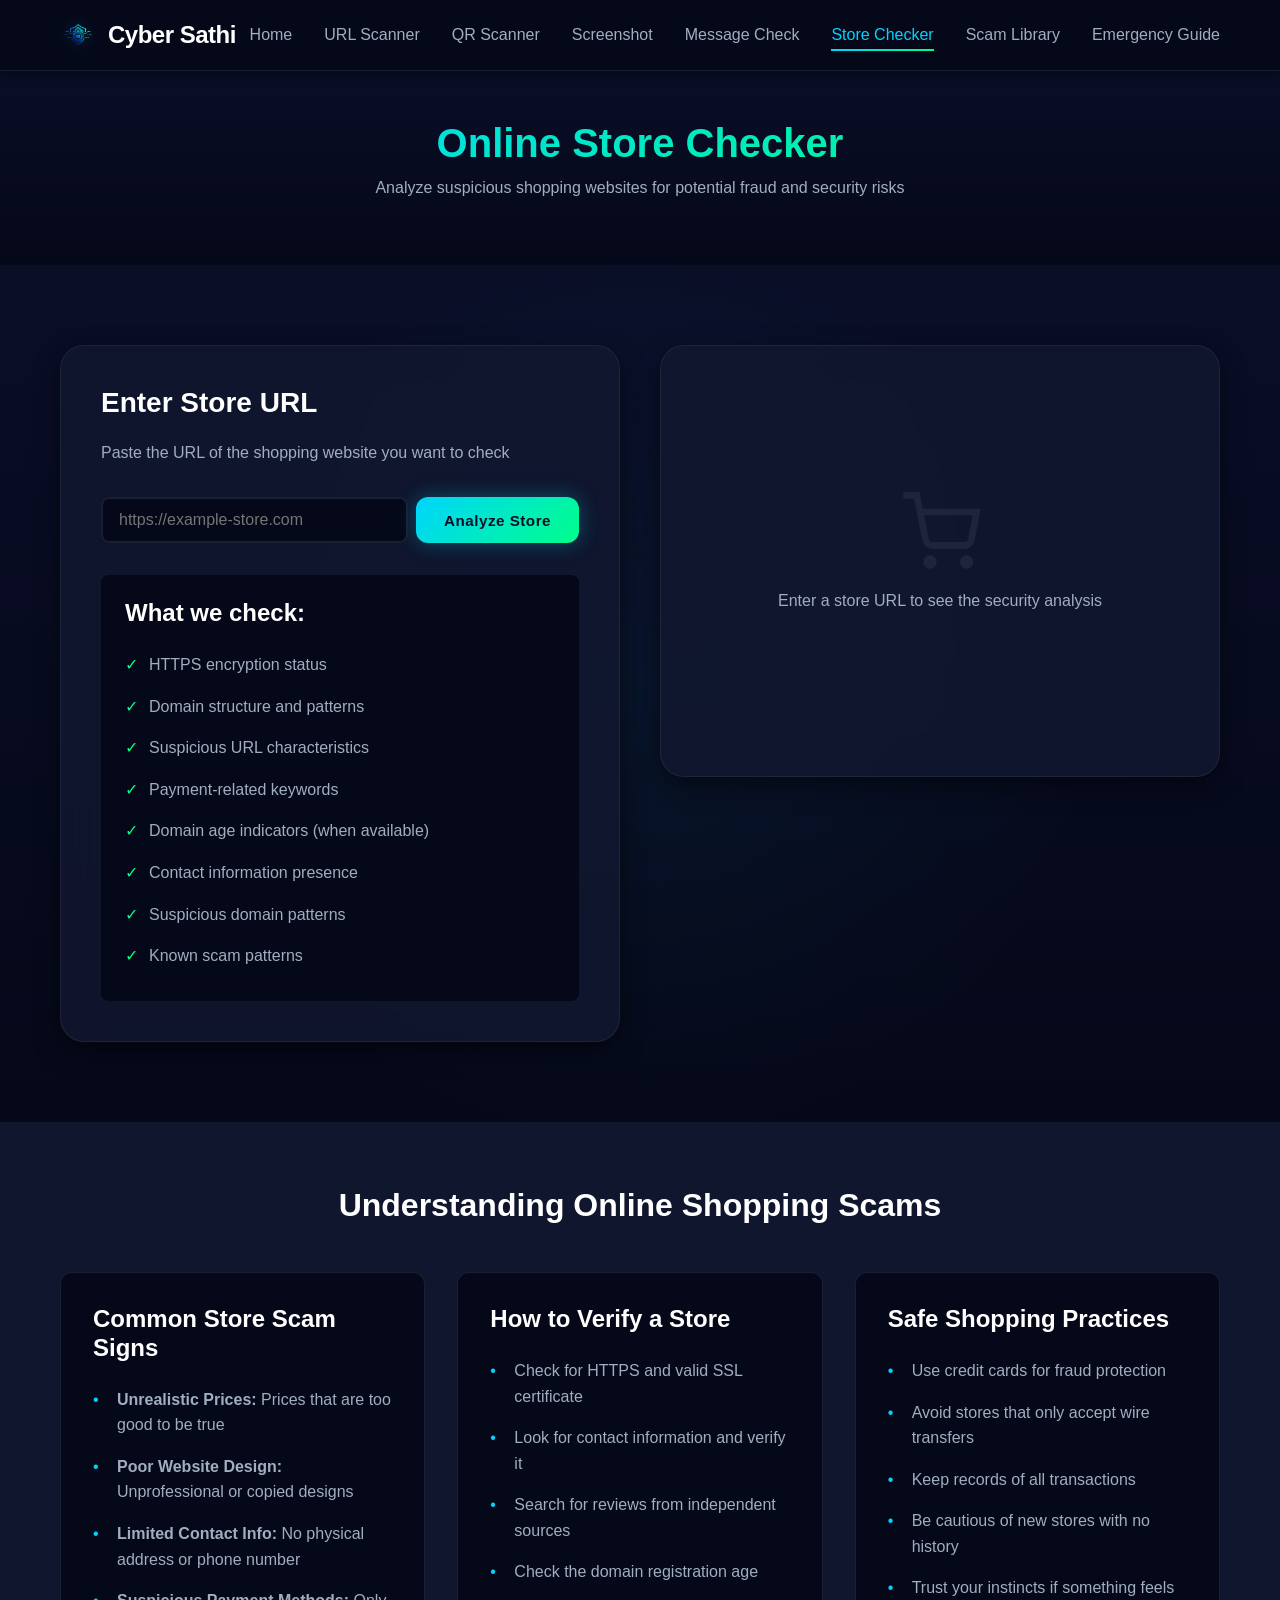
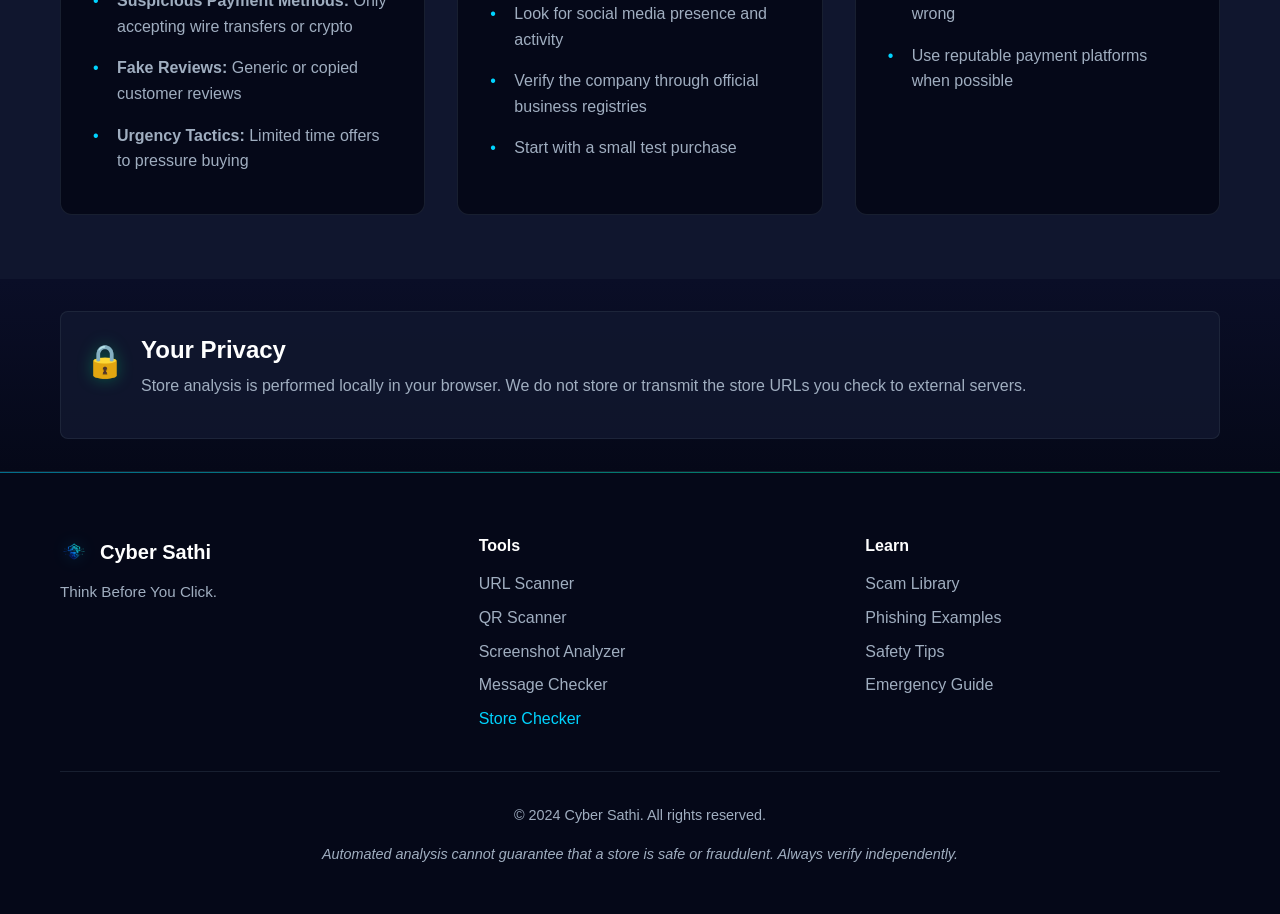
<file: store-checker.html>
<!DOCTYPE html>
<html lang="en">
<head>
    <meta charset="UTF-8">
    <meta name="viewport" content="width=device-width, initial-scale=1.0">
    <title>Online Store Checker | Cyber Sathi</title>
    <meta name="description" content="Analyze suspicious shopping websites for potential fraud. Check online stores for security risks and scam indicators.">
    <meta name="keywords" content="online store checker, shopping scam detection, e-commerce safety, fake store analysis">
    
    <link rel="icon" type="image/svg+xml" href="favicon.svg">
    <link rel="stylesheet" href="css/style.css">
    <link rel="stylesheet" href="css/scanner.css">
    <link rel="stylesheet" href="css/responsive.css">
</head>
<body>
    <!-- Navigation -->
    <nav class="navbar" role="navigation" aria-label="Main navigation">
        <div class="container">
            <div class="nav-brand">
                <a href="index.html" class="logo">
                    <img src="assets/icons/logo.png" alt="Cyber Sathi Logo" class="logo-image">
                    <span>Cyber Sathi</span>
                </a>
            </div>
            <button class="nav-toggle" aria-label="Toggle navigation menu" aria-expanded="false">
                <span></span>
                <span></span>
                <span></span>
            </button>
            <ul class="nav-menu">
                <li><a href="index.html">Home</a></li>
                <li><a href="scanner.html">URL Scanner</a></li>
                <li><a href="qr-scanner.html">QR Scanner</a></li>
                <li><a href="screenshot-scanner.html">Screenshot</a></li>
                <li><a href="message-scanner.html">Message Check</a></li>
                <li><a href="store-checker.html" class="active">Store Checker</a></li>
                <li><a href="scams.html">Scam Library</a></li>
                <li><a href="incident.html">Emergency Guide</a></li>
            </ul>
        </div>
    </nav>

    <!-- Page Header -->
    <section class="page-header">
        <div class="container">
            <h1>Online Store Checker</h1>
            <p>Analyze suspicious shopping websites for potential fraud and security risks</p>
        </div>
    </section>

    <!-- Store Checker Section -->
    <section class="scanner-section">
        <div class="container">
            <div class="scanner-container">
                <div class="scanner-input">
                    <h2>Enter Store URL</h2>
                    <p>Paste the URL of the shopping website you want to check</p>
                    
                    <form id="store-form" class="url-form">
                        <div class="input-group">
                            <input 
                                type="url" 
                                id="store-url-input" 
                                placeholder="https://example-store.com" 
                                aria-label="Store URL to analyze"
                                required
                            >
                            <button type="submit" class="btn btn-primary" id="analyze-store-btn">
                                <span class="btn-text">Analyze Store</span>
                                <span class="btn-loading hidden">Analyzing...</span>
                            </button>
                        </div>
                    </form>
                    
                    <div class="scanner-info">
                        <h3>What we check:</h3>
                        <ul>
                            <li>HTTPS encryption status</li>
                            <li>Domain structure and patterns</li>
                            <li>Suspicious URL characteristics</li>
                            <li>Payment-related keywords</li>
                            <li>Domain age indicators (when available)</li>
                            <li>Contact information presence</li>
                            <li>Suspicious domain patterns</li>
                            <li>Known scam patterns</li>
                        </ul>
                    </div>
                </div>

                <div class="scanner-result" id="scanner-result">
                    <div class="result-placeholder">
                        <svg viewBox="0 0 24 24" fill="none" stroke="currentColor" stroke-width="2">
                            <circle cx="9" cy="21" r="1"/>
                            <circle cx="20" cy="21" r="1"/>
                            <path d="M1 1h4l2.68 13.39a2 2 0 0 0 2 1.61h9.72a2 2 0 0 0 2-1.61L23 6H6"/>
                        </svg>
                        <p>Enter a store URL to see the security analysis</p>
                    </div>
                </div>
            </div>
        </div>
    </section>

    <!-- Store Analysis Result -->
    <section class="store-analysis-result hidden" id="store-analysis-result">
        <div class="container">
            <h2>Store Analysis Result</h2>
            <div id="store-security-analysis"></div>
        </div>
    </section>

    <!-- Store Safety Checklist -->
    <section class="store-checklist hidden" id="store-checklist">
        <div class="container">
            <h2>Store Safety Checklist</h2>
            <div class="checklist-items" id="checklist-items"></div>
        </div>
    </section>

    <!-- What Should I Do -->
    <section class="action-guide hidden" id="store-action-guide">
        <div class="container">
            <div class="guide-card">
                <h2>What Should I Do?</h2>
                <div id="store-action-steps"></div>
            </div>
        </div>
    </section>

    <!-- Educational Section -->
    <section class="educational-section">
        <div class="container">
            <h2>Understanding Online Shopping Scams</h2>
            <div class="education-grid">
                <div class="education-card">
                    <h3>Common Store Scam Signs</h3>
                    <ul>
                        <li><strong>Unrealistic Prices:</strong> Prices that are too good to be true</li>
                        <li><strong>Poor Website Design:</strong> Unprofessional or copied designs</li>
                        <li><strong>Limited Contact Info:</strong> No physical address or phone number</li>
                        <li><strong>Suspicious Payment Methods:</strong> Only accepting wire transfers or crypto</li>
                        <li><strong>Fake Reviews:</strong> Generic or copied customer reviews</li>
                        <li><strong>Urgency Tactics:</strong> Limited time offers to pressure buying</li>
                    </ul>
                </div>
                <div class="education-card">
                    <h3>How to Verify a Store</h3>
                    <ul>
                        <li>Check for HTTPS and valid SSL certificate</li>
                        <li>Look for contact information and verify it</li>
                        <li>Search for reviews from independent sources</li>
                        <li>Check the domain registration age</li>
                        <li>Look for social media presence and activity</li>
                        <li>Verify the company through official business registries</li>
                        <li>Start with a small test purchase</li>
                    </ul>
                </div>
                <div class="education-card">
                    <h3>Safe Shopping Practices</h3>
                    <ul>
                        <li>Use credit cards for fraud protection</li>
                        <li>Avoid stores that only accept wire transfers</li>
                        <li>Keep records of all transactions</li>
                        <li>Be cautious of new stores with no history</li>
                        <li>Trust your instincts if something feels wrong</li>
                        <li>Use reputable payment platforms when possible</li>
                    </ul>
                </div>
            </div>
        </div>
    </section>

    <!-- Privacy Notice -->
    <section class="privacy-notice">
        <div class="container">
            <div class="privacy-alert">
                <div class="privacy-icon">🔒</div>
                <div class="privacy-text">
                    <h3>Your Privacy</h3>
                    <p>Store analysis is performed locally in your browser. We do not store or transmit the store URLs you check to external servers.</p>
                </div>
            </div>
        </div>
    </section>

    <!-- Footer -->
    <footer class="footer">
        <div class="container">
            <div class="footer-content">
                <div class="footer-brand">
                    <div class="logo">
                        <img src="assets/icons/logo.png" alt="Cyber Sathi Logo" class="logo-image">
                        <span>Cyber Sathi</span>
                    </div>
                    <p>Think Before You Click.</p>
                </div>
                <div class="footer-links">
                    <div class="footer-column">
                        <h4>Tools</h4>
                        <ul>
                            <li><a href="scanner.html">URL Scanner</a></li>
                            <li><a href="qr-scanner.html">QR Scanner</a></li>
                            <li><a href="screenshot-scanner.html">Screenshot Analyzer</a></li>
                            <li><a href="message-scanner.html">Message Checker</a></li>
                            <li><a href="store-checker.html" class="active">Store Checker</a></li>
                        </ul>
                    </div>
                    <div class="footer-column">
                        <h4>Learn</h4>
                        <ul>
                            <li><a href="scams.html">Scam Library</a></li>
                            <li><a href="phishing.html">Phishing Examples</a></li>
                            <li><a href="safety-tips.html">Safety Tips</a></li>
                            <li><a href="incident.html">Emergency Guide</a></li>
                        </ul>
                    </div>
                </div>
            </div>
            <div class="footer-bottom">
                <p>&copy; 2024 Cyber Sathi. All rights reserved.</p>
                <p class="disclaimer">Automated analysis cannot guarantee that a store is safe or fraudulent. Always verify independently.</p>
            </div>
        </div>
    </footer>

    <script src="js/script.js"></script>
    <script src="js/data-loader.js"></script>
    <script src="js/scanner.js"></script>
</body>
</html>
</file>
<file: css/style.css>
/* Cyber Sathi - Main Stylesheet */

/* CSS Variables */
:root {
    --primary-color: #00d4ff;
    --secondary-color: #00ff88;
    --accent-color: #ff6b6b;
    --warning-color: #ffa500;
    --danger-color: #ff4444;
    --success-color: #00cc66;
    --dark-bg: #0a0e27;
    --darker-bg: #050818;
    --card-bg: rgba(18, 24, 48, 0.8);
    --card-bg-solid: #121830;
    --text-primary: #ffffff;
    --text-secondary: #a0aec0;
    --border-color: rgba(45, 55, 72, 0.5);
    --gradient-primary: linear-gradient(135deg, #00d4ff 0%, #00ff88 100%);
    --gradient-secondary: linear-gradient(135deg, #667eea 0%, #764ba2 100%);
    --gradient-accent: linear-gradient(135deg, #f093fb 0%, #f5576c 100%);
    --gradient-dark: linear-gradient(180deg, #0a0e27 0%, #050818 100%);
    --gradient-glass: linear-gradient(135deg, rgba(255, 255, 255, 0.1) 0%, rgba(255, 255, 255, 0.05) 100%);
    --shadow-sm: 0 2px 8px rgba(0, 0, 0, 0.3);
    --shadow-md: 0 4px 12px rgba(0, 0, 0, 0.4);
    --shadow-lg: 0 8px 24px rgba(0, 0, 0, 0.5);
    --shadow-xl: 0 12px 32px rgba(0, 0, 0, 0.6);
    --shadow-glow: 0 0 20px rgba(0, 212, 255, 0.3);
    --font-main: -apple-system, BlinkMacSystemFont, 'Segoe UI', Roboto, Oxygen, Ubuntu, Cantarell, sans-serif;
    --transition: all 0.2s ease;
    --radius-sm: 8px;
    --radius-md: 12px;
    --radius-lg: 16px;
    --radius-xl: 24px;
}

/* Reset and Base Styles */
* {
    margin: 0;
    padding: 0;
    box-sizing: border-box;
}

html {
    scroll-behavior: smooth;
}

body {
    font-family: var(--font-main);
    background-color: var(--dark-bg);
    color: var(--text-primary);
    line-height: 1.6;
    overflow-x: hidden;
}

.container {
    max-width: 1200px;
    margin: 0 auto;
    padding: 0 20px;
}

/* Typography */
h1, h2, h3, h4, h5, h6 {
    font-weight: 600;
    line-height: 1.2;
    margin-bottom: 1rem;
}

h1 {
    font-size: 2.5rem;
    background: var(--gradient-primary);
    -webkit-background-clip: text;
    -webkit-text-fill-color: transparent;
    background-clip: text;
}

h2 {
    font-size: 2rem;
    color: var(--text-primary);
}

h3 {
    font-size: 1.5rem;
}

p {
    margin-bottom: 1rem;
    color: var(--text-secondary);
}

a {
    color: var(--primary-color);
    text-decoration: none;
    transition: var(--transition);
}

a:hover {
    color: var(--secondary-color);
}

/* Navigation */
.navbar {
    background: rgba(5, 8, 24, 0.95);
    backdrop-filter: blur(20px);
    border-bottom: 1px solid var(--border-color);
    padding: 1rem 0;
    position: sticky;
    top: 0;
    z-index: 1000;
    box-shadow: var(--shadow-md);
}

.navbar .container {
    display: flex;
    justify-content: space-between;
    align-items: center;
}

.nav-brand .logo {
    display: flex;
    align-items: center;
    gap: 0.75rem;
    font-size: 1.5rem;
    font-weight: 700;
    color: var(--text-primary);
    letter-spacing: -0.5px;
}

.logo-image {
    width: 36px;
    height: 36px;
    object-fit: contain;
    filter: drop-shadow(0 0 8px rgba(0, 212, 255, 0.3));
}

.logo-icon {
    width: 32px;
    height: 32px;
    color: var(--primary-color);
}

.nav-menu {
    display: flex;
    list-style: none;
    gap: 2rem;
}

.nav-menu a {
    color: var(--text-secondary);
    font-weight: 500;
    padding: 0.5rem 0;
    position: relative;
}

.nav-menu a:hover,
.nav-menu a.active {
    color: var(--primary-color);
}

.nav-menu a::after {
    content: '';
    position: absolute;
    bottom: 0;
    left: 0;
    width: 0;
    height: 2px;
    background: var(--gradient-primary);
    transition: var(--transition);
}

.nav-menu a:hover::after,
.nav-menu a.active::after {
    width: 100%;
}

.nav-toggle {
    display: none;
    flex-direction: column;
    gap: 4px;
    background: none;
    border: none;
    cursor: pointer;
    padding: 0.5rem;
}

.nav-toggle span {
    width: 25px;
    height: 3px;
    background-color: var(--text-primary);
    transition: var(--transition);
}

/* Hero Section */
.hero {
    padding: 8rem 0 6rem;
    background: var(--gradient-dark);
    position: relative;
    overflow: hidden;
}

.hero::before {
    content: '';
    position: absolute;
    top: 0;
    left: 0;
    right: 0;
    bottom: 0;
    background: 
        radial-gradient(circle at 20% 50%, rgba(0, 212, 255, 0.15) 0%, transparent 50%),
        radial-gradient(circle at 80% 20%, rgba(0, 255, 136, 0.1) 0%, transparent 40%),
        radial-gradient(circle at 40% 80%, rgba(102, 126, 234, 0.1) 0%, transparent 40%);
    pointer-events: none;
}

.hero::after {
    content: '';
    position: absolute;
    top: 0;
    left: 0;
    right: 0;
    bottom: 0;
    background: 
        linear-gradient(45deg, transparent 30%, rgba(0, 212, 255, 0.05) 50%, transparent 70%);
    pointer-events: none;
}

.hero-content {
    display: grid;
    grid-template-columns: 1fr 1fr;
    gap: 4rem;
    align-items: center;
}

.hero-text h1 {
    font-size: 3.5rem;
    margin-bottom: 1.5rem;
}

.hero-subtitle {
    font-size: 1.25rem;
    margin-bottom: 2rem;
    color: var(--text-secondary);
}

.hero-buttons {
    display: flex;
    gap: 1rem;
}

.hero-visual {
    display: flex;
    justify-content: center;
    align-items: center;
}

.cyber-shield {
    width: 450px;
    height: 450px;
    filter: drop-shadow(0 0 40px rgba(0, 212, 255, 0.3));
}

@keyframes float {
    0%, 100% { transform: translateY(0) scale(1); }
    50% { transform: translateY(-15px) scale(1.02); }
}

/* Buttons */
.btn {
    display: inline-flex;
    align-items: center;
    justify-content: center;
    padding: 0.875rem 1.75rem;
    border-radius: var(--radius-md);
    font-weight: 600;
    font-size: 0.95rem;
    cursor: pointer;
    transition: var(--transition);
    border: none;
    text-decoration: none;
    gap: 0.5rem;
    letter-spacing: 0.5px;
    position: relative;
    overflow: hidden;
}

.btn::before {
    content: '';
    position: absolute;
    top: 0;
    left: -100%;
    width: 100%;
    height: 100%;
    background: linear-gradient(90deg, transparent, rgba(255, 255, 255, 0.2), transparent);
    transition: var(--transition);
}

.btn:hover::before {
    left: 100%;
}

.btn-primary {
    background: var(--gradient-primary);
    color: var(--dark-bg);
    box-shadow: var(--shadow-glow);
}

.btn-primary:hover {
    transform: translateY(-2px);
    box-shadow: 0 8px 24px rgba(0, 212, 255, 0.5);
}

.btn-secondary {
    background: var(--gradient-glass);
    color: var(--primary-color);
    border: 1px solid rgba(0, 212, 255, 0.3);
    backdrop-filter: blur(10px);
}

.btn-secondary:hover {
    background: rgba(0, 212, 255, 0.1);
    border-color: var(--primary-color);
    transform: translateY(-2px);
}

.btn .btn-loading {
    display: none;
}

.btn.loading .btn-text {
    display: none;
}

.btn.loading .btn-loading {
    display: inline;
}

/* Quick Check Section */
.quick-check {
    padding: 5rem 0;
    background: var(--gradient-dark);
    position: relative;
}

.quick-check::before {
    content: '';
    position: absolute;
    top: 0;
    left: 0;
    right: 0;
    bottom: 0;
    background: radial-gradient(circle at 50% 100%, rgba(0, 212, 255, 0.05) 0%, transparent 60%);
    pointer-events: none;
}

.quick-check h2 {
    text-align: center;
    margin-bottom: 3rem;
    position: relative;
    z-index: 1;
}

.check-cards {
    display: grid;
    grid-template-columns: repeat(auto-fit, minmax(280px, 1fr));
    gap: 2rem;
    position: relative;
    z-index: 1;
}

.check-card {
    background: var(--card-bg);
    backdrop-filter: blur(20px);
    border: 1px solid var(--border-color);
    border-radius: var(--radius-lg);
    padding: 2.5rem 2rem;
    text-align: center;
    transition: var(--transition);
    cursor: pointer;
    text-decoration: none;
    color: var(--text-primary);
    position: relative;
    overflow: hidden;
}

.check-card::before {
    content: '';
    position: absolute;
    top: 0;
    left: 0;
    right: 0;
    height: 3px;
    background: var(--gradient-primary);
    transform: scaleX(0);
    transition: var(--transition);
}

.check-card:hover::before {
    transform: scaleX(1);
}

.check-card:hover {
    transform: translateY(-8px);
    border-color: rgba(0, 212, 255, 0.5);
    box-shadow: var(--shadow-xl), var(--shadow-glow);
}

.card-icon {
    width: 70px;
    height: 70px;
    margin: 0 auto 1.5rem;
    background: var(--gradient-primary);
    border-radius: var(--radius-md);
    display: flex;
    align-items: center;
    justify-content: center;
    box-shadow: var(--shadow-glow);
    position: relative;
}

.card-icon::after {
    content: '';
    position: absolute;
    inset: -3px;
    border-radius: var(--radius-md);
    background: var(--gradient-primary);
    opacity: 0.3;
    filter: blur(8px);
    z-index: -1;
}

.card-icon svg {
    width: 32px;
    height: 32px;
    color: var(--dark-bg);
}

.check-card h3 {
    color: var(--text-primary);
    margin-bottom: 0.5rem;
}

.check-card p {
    color: var(--text-secondary);
    font-size: 0.9rem;
}

/* URL Scanner Section */
.url-scanner-section {
    padding: 5rem 0;
    background: var(--gradient-dark);
    position: relative;
}

.url-scanner-section::before {
    content: '';
    position: absolute;
    top: 0;
    left: 0;
    right: 0;
    bottom: 0;
    background: radial-gradient(circle at 80% 20%, rgba(0, 255, 136, 0.08) 0%, transparent 50%);
    pointer-events: none;
}

.scanner-preview {
    max-width: 600px;
    margin: 0 auto;
    text-align: center;
}

.scanner-preview h2 {
    margin-bottom: 1rem;
}

.quick-url-form {
    margin: 2rem 0;
}

.input-group {
    display: flex;
    gap: 0.75rem;
}

.input-group input {
    flex: 1;
    padding: 1rem 1.25rem;
    border: 2px solid var(--border-color);
    border-radius: var(--radius-md);
    background: rgba(5, 8, 24, 0.8);
    backdrop-filter: blur(10px);
    color: var(--text-primary);
    font-size: 1rem;
    transition: var(--transition);
}

.input-group input:focus {
    outline: none;
    border-color: var(--primary-color);
    box-shadow: 0 0 0 3px rgba(0, 212, 255, 0.2);
}

/* Textarea Group */
.textarea-group {
    margin-bottom: 1.5rem;
}

.textarea-group textarea {
    width: 100%;
    padding: 1rem 1.25rem;
    border: 2px solid var(--border-color);
    border-radius: var(--radius-md);
    background: rgba(5, 8, 24, 0.8);
    backdrop-filter: blur(10px);
    color: var(--text-primary);
    font-size: 1rem;
    transition: var(--transition);
    resize: vertical;
    font-family: var(--font-main);
}

.textarea-group textarea:focus {
    outline: none;
    border-color: var(--primary-color);
    box-shadow: 0 0 0 3px rgba(0, 212, 255, 0.2);
}

/* Select Group */
.select-group {
    margin-bottom: 1.5rem;
}

.select-group select {
    width: 100%;
    padding: 1rem 1.25rem;
    border: 2px solid var(--border-color);
    border-radius: var(--radius-md);
    background: rgba(5, 8, 24, 0.8);
    backdrop-filter: blur(10px);
    color: var(--text-primary);
    font-size: 1rem;
    transition: var(--transition);
    cursor: pointer;
}

.select-group select:focus {
    outline: none;
    border-color: var(--primary-color);
    box-shadow: 0 0 0 3px rgba(0, 212, 255, 0.2);
}

/* File Upload */
.file-upload {
    margin-bottom: 1.5rem;
}

.file-upload input[type="file"] {
    display: none;
}

.file-upload-label {
    display: flex;
    flex-direction: column;
    align-items: center;
    justify-content: center;
    padding: 2rem;
    border: 2px dashed var(--border-color);
    border-radius: var(--radius-md);
    background: rgba(5, 8, 24, 0.4);
    cursor: pointer;
    transition: var(--transition);
    text-align: center;
}

.file-upload-label:hover {
    border-color: var(--primary-color);
    background: rgba(0, 212, 255, 0.05);
}

.file-upload-label svg {
    width: 48px;
    height: 48px;
    color: var(--primary-color);
    margin-bottom: 1rem;
}

.file-upload-label span {
    color: var(--text-secondary);
    font-size: 0.95rem;
}

.file-preview {
    margin-top: 1rem;
    padding: 1rem;
    background: var(--card-bg);
    border-radius: var(--radius-md);
    border: 1px solid var(--border-color);
}

.file-preview img {
    max-width: 100%;
    max-height: 300px;
    border-radius: var(--radius-sm);
    display: block;
    margin: 0 auto;
}

.quick-url-result {
    margin-top: 2rem;
    padding: 2rem;
    background: var(--card-bg);
    backdrop-filter: blur(20px);
    border-radius: var(--radius-lg);
    border: 1px solid var(--border-color);
    box-shadow: var(--shadow-lg);
}

.hidden {
    display: none !important;
}

/* Button Loading State */
.btn .btn-loading {
    display: none;
}

.btn.loading .btn-text {
    display: none;
}

.btn.loading .btn-loading {
    display: inline;
}

/* Loading Spinner */
.loading::after {
    display: block;
}

/* Statistics Section */
.statistics {
    padding: 5rem 0;
    background: var(--gradient-dark);
    position: relative;
}

.statistics::before {
    content: '';
    position: absolute;
    top: 0;
    left: 0;
    right: 0;
    bottom: 0;
    background: radial-gradient(circle at 50% 0%, rgba(102, 126, 234, 0.1) 0%, transparent 50%);
    pointer-events: none;
}

.statistics h2 {
    text-align: center;
    margin-bottom: 0.5rem;
    position: relative;
    z-index: 1;
}

.stats-disclaimer {
    text-align: center;
    color: var(--text-secondary);
    font-size: 0.9rem;
    margin-bottom: 2rem;
    position: relative;
    z-index: 1;
}

.stats-dashboard {
    display: grid;
    grid-template-columns: 1fr 1fr;
    gap: 2.5rem;
    position: relative;
    z-index: 1;
}

.stats-actions {
    display: flex;
    flex-direction: column;
    gap: 1rem;
}

.stat-action {
    padding: 1.25rem 1.75rem;
    background: var(--card-bg);
    backdrop-filter: blur(20px);
    border: 1px solid var(--border-color);
    border-radius: var(--radius-md);
    color: var(--text-primary);
    text-decoration: none;
    font-weight: 600;
    transition: var(--transition);
    text-align: center;
    position: relative;
    overflow: hidden;
}

.stat-action::before {
    content: '';
    position: absolute;
    top: 0;
    left: 0;
    right: 0;
    height: 3px;
    background: var(--gradient-primary);
    transform: scaleX(0);
    transition: var(--transition);
}

.stat-action:hover::before {
    transform: scaleX(1);
}

.stat-action:hover {
    border-color: rgba(0, 212, 255, 0.5);
    transform: translateY(-4px);
    box-shadow: var(--shadow-lg), var(--shadow-glow);
}

/* Stats Bars */
.stats-visual {
    background: var(--card-bg);
    backdrop-filter: blur(20px);
    border: 1px solid var(--border-color);
    border-radius: var(--radius-lg);
    padding: 2rem;
}

.stat-bar {
    margin-bottom: 1.5rem;
}

.stat-bar:last-child {
    margin-bottom: 0;
}

.stat-label {
    display: flex;
    justify-content: space-between;
    margin-bottom: 0.5rem;
    color: var(--text-primary);
    font-weight: 500;
}

.bar-container {
    height: 8px;
    background: rgba(0, 212, 255, 0.1);
    border-radius: 4px;
    overflow: hidden;
    position: relative;
}

.bar-fill {
    height: 100%;
    background: var(--gradient-primary);
    border-radius: 4px;
    transition: width 1s ease;
    position: relative;
}

.bar-fill::after {
    content: '';
    position: absolute;
    top: 0;
    left: 0;
    right: 0;
    bottom: 0;
    background: linear-gradient(90deg, transparent, rgba(255, 255, 255, 0.3), transparent);
    animation: shimmer 2s infinite;
}

@keyframes shimmer {
    0% { transform: translateX(-100%); }
    100% { transform: translateX(100%); }
}

.stat-value {
    font-weight: 600;
    color: var(--primary-color);
}

.stats-chart h3 {
    margin-bottom: 1.5rem;
}

.stat-bar {
    display: flex;
    align-items: center;
    gap: 1rem;
    margin-bottom: 1rem;
}

.stat-label {
    min-width: 100px;
    font-weight: 500;
}

.bar-container {
    flex: 1;
    height: 8px;
    background: var(--darker-bg);
    border-radius: 4px;
    overflow: hidden;
}

.bar-fill {
    height: 100%;
    background: var(--gradient-primary);
    border-radius: 4px;
    transition: width 1s ease;
}

.stat-value {
    min-width: 50px;
    text-align: right;
    font-weight: 600;
    color: var(--primary-color);
}

/* Detection Section */
.detection {
    padding: 5rem 0;
    background: var(--gradient-dark);
    position: relative;
}

.detection::before {
    content: '';
    position: absolute;
    top: 0;
    left: 0;
    right: 0;
    bottom: 0;
    background: radial-gradient(circle at 20% 80%, rgba(0, 255, 136, 0.08) 0%, transparent 50%);
    pointer-events: none;
}

.detection h2 {
    text-align: center;
    margin-bottom: 3rem;
    position: relative;
    z-index: 1;
}

.detection-grid {
    display: grid;
    grid-template-columns: repeat(auto-fit, minmax(320px, 1fr));
    gap: 2rem;
    position: relative;
    z-index: 1;
}

.detection-item {
    text-align: center;
    padding: 2.5rem 2rem;
    background: var(--card-bg);
    backdrop-filter: blur(20px);
    border: 1px solid var(--border-color);
    border-radius: var(--radius-lg);
    transition: var(--transition);
    position: relative;
    overflow: hidden;
}

.detection-item::before {
    content: '';
    position: absolute;
    top: 0;
    left: 0;
    right: 0;
    height: 3px;
    background: var(--gradient-secondary);
    transform: scaleX(0);
    transition: var(--transition);
}

.detection-item:hover::before {
    transform: scaleX(1);
}

.detection-item:hover {
    transform: translateY(-8px);
    border-color: rgba(102, 126, 234, 0.5);
    box-shadow: var(--shadow-xl);
}

.detection-icon {
    font-size: 3.5rem;
    margin-bottom: 1.5rem;
    filter: drop-shadow(0 0 10px rgba(0, 212, 255, 0.3));
    display: inline-block;
    position: relative;
}

.detection-icon::after {
    content: '';
    position: absolute;
    inset: -8px;
    border-radius: 50%;
    background: var(--gradient-primary);
    opacity: 0.1;
    filter: blur(8px);
    z-index: -1;
}

.detection-item h3 {
    color: var(--text-primary);
    margin-bottom: 0.75rem;
    font-weight: 600;
    font-size: 1.25rem;
}

.detection-item p {
    color: var(--text-secondary);
    line-height: 1.6;
}

/* Feature Sections */
.feature-section {
    padding: 6rem 0;
    background: var(--gradient-dark);
    position: relative;
}

.feature-section.alt {
    background: var(--card-bg);
}

.feature-section::before {
    content: '';
    position: absolute;
    top: 0;
    left: 0;
    right: 0;
    bottom: 0;
    background: radial-gradient(circle at 50% 50%, rgba(0, 212, 255, 0.05) 0%, transparent 60%);
    pointer-events: none;
}

.feature-block {
    display: grid;
    grid-template-columns: 1fr 1fr;
    gap: 4rem;
    align-items: center;
    position: relative;
    z-index: 1;
}

.feature-content h2 {
    margin-bottom: 1.5rem;
    font-size: 2.25rem;
    background: var(--gradient-primary);
    -webkit-background-clip: text;
    -webkit-text-fill-color: transparent;
    background-clip: text;
}

.feature-content p {
    margin-bottom: 2rem;
    font-size: 1.1rem;
    line-height: 1.8;
}

.feature-visual {
    display: flex;
    justify-content: center;
    align-items: center;
}

.feature-visual svg {
    width: 350px;
    height: 350px;
    color: var(--primary-color);
    filter: drop-shadow(0 0 30px rgba(0, 212, 255, 0.4));
}

/* Common Scams Section */
.common-scams {
    padding: 5rem 0;
    background: var(--gradient-dark);
    position: relative;
}

.common-scams::before {
    content: '';
    position: absolute;
    top: 0;
    left: 0;
    right: 0;
    bottom: 0;
    background: radial-gradient(circle at 80% 80%, rgba(255, 107, 107, 0.08) 0%, transparent 50%);
    pointer-events: none;
}

.common-scams h2 {
    text-align: center;
    margin-bottom: 3rem;
    position: relative;
    z-index: 1;
}

.scam-grid {
    display: grid;
    grid-template-columns: repeat(auto-fit, minmax(320px, 1fr));
    gap: 2rem;
    position: relative;
    z-index: 1;
}

.scam-card {
    background: var(--card-bg);
    backdrop-filter: blur(20px);
    border: 1px solid var(--border-color);
    border-radius: var(--radius-lg);
    padding: 2rem;
    transition: var(--transition);
    position: relative;
    overflow: hidden;
}

.scam-card::before {
    content: '';
    position: absolute;
    top: 0;
    left: 0;
    right: 0;
    height: 3px;
    background: var(--gradient-accent);
    transform: scaleX(0);
    transition: var(--transition);
}

.scam-card:hover::before {
    transform: scaleX(1);
}

.scam-card:hover {
    border-color: rgba(255, 107, 107, 0.5);
    transform: translateY(-8px);
    box-shadow: var(--shadow-xl);
}

.scam-card h3 {
    color: var(--text-primary);
    margin-bottom: 0.75rem;
    font-weight: 600;
}

.scam-card p {
    color: var(--text-secondary);
    margin-bottom: 1.25rem;
    line-height: 1.6;
}

.link {
    color: var(--primary-color);
    font-weight: 600;
    display: inline-flex;
    align-items: center;
    gap: 0.5rem;
    transition: var(--transition);
}

.link:hover {
    color: var(--secondary-color);
    gap: 0.75rem;
}

/* Library Section */
.library-section {
    padding: 5rem 0;
    background: var(--gradient-dark);
    position: relative;
}

.library-section::before {
    content: '';
    position: absolute;
    top: 0;
    left: 0;
    right: 0;
    bottom: 0;
    background: radial-gradient(circle at 50% 50%, rgba(0, 212, 255, 0.05) 0%, transparent 60%);
    pointer-events: none;
}

.library-section h2 {
    text-align: center;
    margin-bottom: 3rem;
    position: relative;
    z-index: 1;
}

.library-grid {
    display: grid;
    grid-template-columns: repeat(auto-fit, minmax(300px, 1fr));
    gap: 2rem;
    position: relative;
    z-index: 1;
}

.library-card {
    background: var(--card-bg);
    backdrop-filter: blur(20px);
    border: 1px solid var(--border-color);
    border-radius: var(--radius-lg);
    padding: 2rem;
    transition: var(--transition);
    position: relative;
    overflow: hidden;
}

.library-card::before {
    content: '';
    position: absolute;
    top: 0;
    left: 0;
    right: 0;
    height: 3px;
    background: var(--gradient-secondary);
    transform: scaleX(0);
    transition: var(--transition);
}

.library-card:hover::before {
    transform: scaleX(1);
}

.library-card:hover {
    transform: translateY(-8px);
    border-color: rgba(102, 126, 234, 0.5);
    box-shadow: var(--shadow-xl);
}

.library-icon {
    font-size: 2.5rem;
    margin-bottom: 1.5rem;
    filter: drop-shadow(0 0 8px rgba(102, 126, 234, 0.3));
}

.library-card h3 {
    color: var(--text-primary);
    margin-bottom: 0.75rem;
    font-weight: 600;
    font-size: 1.25rem;
}

.library-card p {
    color: var(--text-secondary);
    line-height: 1.6;
    margin-bottom: 1rem;
}

.library-tag {
    display: inline-block;
    padding: 0.25rem 0.75rem;
    background: rgba(102, 126, 234, 0.2);
    border-radius: 12px;
    font-size: 0.75rem;
    color: var(--primary-color);
    font-weight: 500;
}

/* How It Works Section */
.how-it-works {
    padding: 4rem 0;
    background-color: var(--card-bg);
}

.how-it-works h2 {
    text-align: center;
    margin-bottom: 3rem;
}

.steps {
    display: grid;
    grid-template-columns: repeat(auto-fit, minmax(250px, 1fr));
    gap: 2rem;
}

.step {
    text-align: center;
}

.step-number {
    width: 60px;
    height: 60px;
    background: var(--gradient-primary);
    border-radius: 50%;
    display: flex;
    align-items: center;
    justify-content: center;
    font-size: 1.5rem;
    font-weight: 700;
    color: var(--dark-bg);
    margin: 0 auto 1rem;
}

.step h3 {
    color: var(--text-primary);
    margin-bottom: 0.5rem;
}

/* Safety Tips Section */
.safety-tips {
    padding: 5rem 0;
    background: var(--gradient-dark);
    position: relative;
}

.safety-tips::before {
    content: '';
    position: absolute;
    top: 0;
    left: 0;
    right: 0;
    bottom: 0;
    background: radial-gradient(circle at 50% 100%, rgba(0, 255, 136, 0.08) 0%, transparent 60%);
    pointer-events: none;
}

.safety-tips h2 {
    text-align: center;
    margin-bottom: 3rem;
    position: relative;
    z-index: 1;
}

.tips-grid {
    display: grid;
    grid-template-columns: repeat(auto-fit, minmax(300px, 1fr));
    gap: 2rem;
    margin-bottom: 2rem;
    position: relative;
    z-index: 1;
}

.tip-card {
    background: var(--card-bg);
    backdrop-filter: blur(20px);
    border: 1px solid var(--border-color);
    border-radius: var(--radius-lg);
    padding: 2rem;
    text-align: center;
    transition: var(--transition);
    position: relative;
    overflow: hidden;
}

.tip-card::before {
    content: '';
    position: absolute;
    top: 0;
    left: 0;
    right: 0;
    height: 3px;
    background: var(--gradient-primary);
    transform: scaleX(0);
    transition: var(--transition);
}

.tip-card:hover::before {
    transform: scaleX(1);
}

.tip-card:hover {
    transform: translateY(-8px);
    border-color: rgba(0, 212, 255, 0.5);
    box-shadow: var(--shadow-xl);
}

.tip-icon {
    font-size: 2.5rem;
    margin-bottom: 1.5rem;
    filter: drop-shadow(0 0 8px rgba(0, 212, 255, 0.3));
}

.tip-card h3 {
    color: var(--text-primary);
    margin-bottom: 0.75rem;
    font-weight: 600;
}

.tips-cta {
    text-align: center;
    position: relative;
    z-index: 1;
}

/* Emergency Section */
.emergency {
    padding: 5rem 0;
    background: var(--gradient-dark);
    position: relative;
}

.emergency::before {
    content: '';
    position: absolute;
    top: 0;
    left: 0;
    right: 0;
    bottom: 0;
    background: radial-gradient(circle at 50% 0%, rgba(255, 68, 68, 0.1) 0%, transparent 60%);
    pointer-events: none;
}

.emergency h2 {
    text-align: center;
    margin-bottom: 1rem;
    position: relative;
    z-index: 1;
}

.emergency p {
    text-align: center;
    margin-bottom: 3rem;
    position: relative;
    z-index: 1;
}

.emergency-actions {
    display: grid;
    grid-template-columns: repeat(auto-fit, minmax(280px, 1fr));
    gap: 2rem;
    position: relative;
    z-index: 1;
}

.emergency-card {
    background: var(--card-bg);
    backdrop-filter: blur(20px);
    border: 2px solid rgba(255, 68, 68, 0.3);
    border-radius: var(--radius-lg);
    padding: 2.5rem 2rem;
    text-align: center;
    transition: var(--transition);
    text-decoration: none;
    color: var(--text-primary);
    position: relative;
    overflow: hidden;
}

.emergency-card::before {
    content: '';
    position: absolute;
    top: 0;
    left: 0;
    right: 0;
    height: 4px;
    background: var(--danger-color);
    transform: scaleX(0);
    transition: var(--transition);
}

.emergency-card:hover::before {
    transform: scaleX(1);
}

.emergency-card:hover {
    transform: translateY(-8px);
    border-color: var(--danger-color);
    box-shadow: 0 12px 32px rgba(255, 68, 68, 0.4);
}

.emergency-card h3 {
    color: var(--danger-color);
    margin-bottom: 0.75rem;
    font-weight: 600;
}

.emergency-card p {
    color: var(--text-secondary);
}

/* Privacy Section */
.privacy {
    padding: 5rem 0;
    background: var(--gradient-dark);
    position: relative;
}

.privacy::before {
    content: '';
    position: absolute;
    top: 0;
    left: 0;
    right: 0;
    bottom: 0;
    background: radial-gradient(circle at 20% 20%, rgba(0, 255, 136, 0.08) 0%, transparent 50%);
    pointer-events: none;
}

.privacy h2 {
    text-align: center;
    margin-bottom: 3rem;
    position: relative;
    z-index: 1;
}

.privacy-features {
    display: grid;
    grid-template-columns: repeat(auto-fit, minmax(280px, 1fr));
    gap: 2rem;
    position: relative;
    z-index: 1;
}

.privacy-item {
    text-align: center;
    background: var(--card-bg);
    backdrop-filter: blur(20px);
    border: 1px solid var(--border-color);
    border-radius: var(--radius-lg);
    padding: 2rem;
    transition: var(--transition);
}

.privacy-item:hover {
    transform: translateY(-8px);
    border-color: rgba(0, 255, 136, 0.5);
    box-shadow: var(--shadow-xl);
}

.privacy-icon {
    font-size: 2.5rem;
    margin-bottom: 1.5rem;
    filter: drop-shadow(0 0 8px rgba(0, 255, 136, 0.3));
}

.privacy-item h3 {
    color: var(--text-primary);
    margin-bottom: 0.75rem;
    font-weight: 600;
}

/* CTA Section */
.cta {
    padding: 6rem 0;
    background: var(--gradient-primary);
    text-align: center;
    position: relative;
    overflow: hidden;
}

.cta::before {
    content: '';
    position: absolute;
    top: 0;
    left: 0;
    right: 0;
    bottom: 0;
    background: 
        radial-gradient(circle at 20% 80%, rgba(255, 255, 255, 0.2) 0%, transparent 50%),
        radial-gradient(circle at 80% 20%, rgba(255, 255, 255, 0.2) 0%, transparent 50%);
    pointer-events: none;
}

.cta h2 {
    color: var(--dark-bg);
    margin-bottom: 1rem;
    position: relative;
    z-index: 1;
    font-size: 2.5rem;
    font-weight: 700;
}

.cta p {
    color: var(--dark-bg);
    margin-bottom: 2.5rem;
    opacity: 0.9;
    position: relative;
    z-index: 1;
    font-size: 1.25rem;
}

.cta-buttons {
    display: flex;
    gap: 1rem;
    justify-content: center;
    flex-wrap: wrap;
    position: relative;
    z-index: 1;
}

.cta .btn-primary {
    background: var(--dark-bg);
    color: var(--primary-color);
    border: 2px solid var(--dark-bg);
}

.cta .btn-primary:hover {
    background: rgba(5, 8, 24, 0.9);
    transform: translateY(-2px);
    box-shadow: 0 8px 24px rgba(0, 0, 0, 0.3);
}

.cta .btn-secondary {
    background: transparent;
    color: var(--dark-bg);
    border: 2px solid var(--dark-bg);
}

.cta .btn-secondary:hover {
    background: var(--dark-bg);
    color: var(--primary-color);
    transform: translateY(-2px);
}

/* Page Header */
.page-header {
    padding: 3rem 0;
    background: var(--gradient-dark);
    text-align: center;
}

.page-header h1 {
    margin-bottom: 0.5rem;
}

.page-header p {
    color: var(--text-secondary);
}

.page-header.emergency {
    background: linear-gradient(135deg, #ff4444 0%, #ff6b6b 100%);
}

.page-header.emergency h1 {
    background: none;
    -webkit-text-fill-color: var(--text-primary);
    color: var(--text-primary);
}

.page-header.emergency p {
    color: rgba(255, 255, 255, 0.9);
}

/* Footer */
.footer {
    background: var(--darker-bg);
    border-top: 1px solid var(--border-color);
    padding: 4rem 0 2rem;
    position: relative;
}

.footer::before {
    content: '';
    position: absolute;
    top: 0;
    left: 0;
    right: 0;
    height: 1px;
    background: var(--gradient-primary);
    opacity: 0.5;
}

.footer-content {
    display: grid;
    grid-template-columns: 1fr 2fr;
    gap: 3rem;
    margin-bottom: 2rem;
}

.footer-brand .logo {
    display: flex;
    align-items: center;
    gap: 0.75rem;
    font-size: 1.25rem;
    font-weight: 700;
    color: var(--text-primary);
    margin-bottom: 0.75rem;
}

.footer-brand .logo .logo-image {
    width: 28px;
    height: 28px;
    object-fit: contain;
}

.footer-brand p {
    color: var(--text-secondary);
    font-size: 0.95rem;
}

.footer-links {
    display: grid;
    grid-template-columns: repeat(auto-fit, minmax(180px, 1fr));
    gap: 2rem;
}

.footer-column h4 {
    color: var(--text-primary);
    margin-bottom: 1rem;
}

.footer-column ul {
    list-style: none;
}

.footer-column li {
    margin-bottom: 0.5rem;
}

.footer-column a {
    color: var(--text-secondary);
}

.footer-column a:hover,
.footer-column a.active {
    color: var(--primary-color);
}

.footer-bottom {
    text-align: center;
    padding-top: 2rem;
    border-top: 1px solid var(--border-color);
}

.footer-bottom p {
    color: var(--text-secondary);
    font-size: 0.9rem;
}

.disclaimer {
    margin-top: 0.5rem;
    font-style: italic;
    font-size: 0.85rem;
}

/* Content Section */
.content-section {
    padding: 5rem 0;
    background: var(--gradient-dark);
    position: relative;
}

.content-section::before {
    content: '';
    position: absolute;
    top: 0;
    left: 0;
    right: 0;
    bottom: 0;
    background: radial-gradient(circle at 50% 50%, rgba(0, 212, 255, 0.05) 0%, transparent 60%);
    pointer-events: none;
}

.content-section h2 {
    margin-bottom: 2rem;
    position: relative;
    z-index: 1;
}

.content-section h3 {
    color: var(--text-primary);
    margin-bottom: 1rem;
    position: relative;
    z-index: 1;
}

.content-section p {
    color: var(--text-secondary);
    margin-bottom: 1rem;
    line-height: 1.8;
    position: relative;
    z-index: 1;
}

.content-section ul {
    list-style: none;
    padding: 0;
    margin-bottom: 1.5rem;
    position: relative;
    z-index: 1;
}

.content-section li {
    padding: 0.75rem 0;
    padding-left: 2rem;
    position: relative;
    color: var(--text-secondary);
    border-bottom: 1px solid var(--border-color);
}

.content-section li::before {
    content: '→';
    position: absolute;
    left: 0;
    color: var(--primary-color);
    font-weight: bold;
}

.content-section li:last-child {
    border-bottom: none;
}

/* Educational Cards */
.edu-card {
    background: var(--card-bg);
    backdrop-filter: blur(20px);
    border: 1px solid var(--border-color);
    border-radius: var(--radius-lg);
    padding: 2rem;
    margin-bottom: 2rem;
    position: relative;
    overflow: hidden;
}

.edu-card::before {
    content: '';
    position: absolute;
    top: 0;
    left: 0;
    right: 0;
    height: 3px;
    background: var(--gradient-primary);
    transform: scaleX(0);
    transition: var(--transition);
}

.edu-card:hover::before {
    transform: scaleX(1);
}

.edu-card:hover {
    transform: translateY(-4px);
    box-shadow: var(--shadow-lg);
}

.edu-card h3 {
    color: var(--text-primary);
    margin-bottom: 1rem;
    font-weight: 600;
}

.edu-card p {
    color: var(--text-secondary);
    line-height: 1.6;
}

/* Info Boxes */
.info-box {
    background: rgba(0, 212, 255, 0.1);
    backdrop-filter: blur(10px);
    border: 1px solid rgba(0, 212, 255, 0.3);
    border-radius: var(--radius-md);
    padding: 1.5rem;
    margin-bottom: 1.5rem;
    position: relative;
    overflow: hidden;
}

.info-box::before {
    content: '';
    position: absolute;
    top: 0;
    left: 0;
    right: 0;
    height: 3px;
    background: var(--primary-color);
}

.info-box h4 {
    color: var(--primary-color);
    margin-bottom: 0.75rem;
    font-weight: 600;
}

.info-box p {
    color: var(--text-secondary);
    line-height: 1.6;
}

/* Warning Boxes */
.warning-box {
    background: rgba(255, 165, 0, 0.1);
    backdrop-filter: blur(10px);
    border: 1px solid rgba(255, 165, 0, 0.3);
    border-radius: var(--radius-md);
    padding: 1.5rem;
    margin-bottom: 1.5rem;
    position: relative;
    overflow: hidden;
}

.warning-box::before {
    content: '';
    position: absolute;
    top: 0;
    left: 0;
    right: 0;
    height: 3px;
    background: var(--warning-color);
}

.warning-box h4 {
    color: var(--warning-color);
    margin-bottom: 0.75rem;
    font-weight: 600;
}

.warning-box p {
    color: var(--text-secondary);
    line-height: 1.6;
}

/* Success Boxes */
.success-box {
    background: rgba(0, 204, 102, 0.1);
    backdrop-filter: blur(10px);
    border: 1px solid rgba(0, 204, 102, 0.3);
    border-radius: var(--radius-md);
    padding: 1.5rem;
    margin-bottom: 1.5rem;
    position: relative;
    overflow: hidden;
}

.success-box::before {
    content: '';
    position: absolute;
    top: 0;
    left: 0;
    right: 0;
    height: 3px;
    background: var(--success-color);
}

.success-box h4 {
    color: var(--success-color);
    margin-bottom: 0.75rem;
    font-weight: 600;
}

.success-box p {
    color: var(--text-secondary);
    line-height: 1.6;
}

/* Step Cards */
.step-card {
    background: var(--card-bg);
    backdrop-filter: blur(20px);
    border: 1px solid var(--border-color);
    border-radius: var(--radius-lg);
    padding: 2rem;
    margin-bottom: 1.5rem;
    position: relative;
    overflow: hidden;
}

.step-card::before {
    content: '';
    position: absolute;
    top: 0;
    left: 0;
    right: 0;
    height: 3px;
    background: var(--gradient-secondary);
    transform: scaleX(0);
    transition: var(--transition);
}

.step-card:hover::before {
    transform: scaleX(1);
}

.step-card:hover {
    transform: translateY(-4px);
    box-shadow: var(--shadow-lg);
}

.step-number {
    display: inline-flex;
    align-items: center;
    justify-content: center;
    width: 40px;
    height: 40px;
    background: var(--gradient-secondary);
    border-radius: 50%;
    color: var(--text-primary);
    font-weight: 700;
    font-size: 1.25rem;
    margin-bottom: 1rem;
}

.step-card h3 {
    color: var(--text-primary);
    margin-bottom: 0.75rem;
    font-weight: 600;
}

.step-card p {
    color: var(--text-secondary);
    line-height: 1.6;
}

/* Example Boxes */
.example-box {
    background: rgba(255, 68, 68, 0.1);
    backdrop-filter: blur(10px);
    border: 1px solid rgba(255, 68, 68, 0.3);
    border-radius: var(--radius-md);
    padding: 1.5rem;
    margin-bottom: 1.5rem;
    position: relative;
    overflow: hidden;
}

.example-box::before {
    content: '';
    position: absolute;
    top: 0;
    left: 0;
    right: 0;
    height: 3px;
    background: var(--danger-color);
}

.example-box h4 {
    color: var(--danger-color);
    margin-bottom: 0.75rem;
    font-weight: 600;
}

.example-box p {
    color: var(--text-secondary);
    line-height: 1.6;
    font-style: italic;
}

/* Categories Grid */
.categories-grid {
    display: grid;
    grid-template-columns: repeat(auto-fit, minmax(280px, 1fr));
    gap: 2rem;
    margin-bottom: 2rem;
}

.category-card {
    background: var(--card-bg);
    backdrop-filter: blur(20px);
    border: 1px solid var(--border-color);
    border-radius: var(--radius-lg);
    padding: 2rem;
    transition: var(--transition);
    position: relative;
    overflow: hidden;
}

.category-card::before {
    content: '';
    position: absolute;
    top: 0;
    left: 0;
    right: 0;
    height: 3px;
    background: var(--gradient-accent);
    transform: scaleX(0);
    transition: var(--transition);
}

.category-card:hover::before {
    transform: scaleX(1);
}

.category-card:hover {
    transform: translateY(-8px);
    border-color: rgba(255, 107, 107, 0.5);
    box-shadow: var(--shadow-xl);
}

.category-icon {
    font-size: 2.5rem;
    margin-bottom: 1rem;
    filter: drop-shadow(0 0 8px rgba(255, 107, 107, 0.3));
}

.category-card h3 {
    color: var(--text-primary);
    margin-bottom: 0.75rem;
    font-weight: 600;
}

.category-card p {
    color: var(--text-secondary);
    line-height: 1.6;
}

/* Badge Styles */
.badge {
    display: inline-block;
    padding: 0.25rem 0.75rem;
    border-radius: 12px;
    font-size: 0.75rem;
    font-weight: 600;
    text-transform: uppercase;
    letter-spacing: 0.5px;
}

.badge-danger {
    background: rgba(255, 68, 68, 0.2);
    color: var(--danger-color);
    border: 1px solid rgba(255, 68, 68, 0.3);
}

.badge-warning {
    background: rgba(255, 165, 0, 0.2);
    color: var(--warning-color);
    border: 1px solid rgba(255, 165, 0, 0.3);
}

.badge-success {
    background: rgba(0, 204, 102, 0.2);
    color: var(--success-color);
    border: 1px solid rgba(0, 204, 102, 0.3);
}

.badge-info {
    background: rgba(0, 212, 255, 0.2);
    color: var(--primary-color);
    border: 1px solid rgba(0, 212, 255, 0.3);
}

/* Highlight Text */
.highlight {
    background: rgba(0, 212, 255, 0.2);
    padding: 0.1rem 0.3rem;
    border-radius: 4px;
    color: var(--primary-color);
    font-weight: 500;
}

/* Numbered Lists */
.numbered-list {
    list-style: none;
    padding: 0;
    counter-reset: item;
}

.numbered-list li {
    counter-increment: item;
    padding: 1rem 0;
    padding-left: 3rem;
    position: relative;
    color: var(--text-secondary);
    border-bottom: 1px solid var(--border-color);
}

.numbered-list li::before {
    content: counter(item);
    position: absolute;
    left: 0;
    top: 1rem;
    width: 2rem;
    height: 2rem;
    background: var(--gradient-primary);
    border-radius: 50%;
    display: flex;
    align-items: center;
    justify-content: center;
    color: var(--dark-bg);
    font-weight: 700;
    font-size: 0.875rem;
}

.numbered-list li:last-child {
    border-bottom: none;
}

/* Utility Classes */
.text-center {
    text-align: center;
}

.text-primary {
    color: var(--primary-color);
}

.text-success {
    color: var(--success-color);
}

.text-warning {
    color: var(--warning-color);
}

.text-danger {
    color: var(--danger-color);
}

.mt-1 { margin-top: 1rem; }
.mt-2 { margin-top: 2rem; }
.mt-3 { margin-top: 3rem; }
.mb-1 { margin-bottom: 1rem; }
.mb-2 { margin-bottom: 2rem; }
.mb-3 { margin-bottom: 3rem; }

/* Toast Notifications */
.toast {
    box-shadow: var(--shadow-lg);
}

.toast-error {
    border-color: var(--danger-color);
    background: rgba(255, 68, 68, 0.1);
}

.toast-success {
    border-color: var(--success-color);
    background: rgba(0, 204, 102, 0.1);
}

.toast-warning {
    border-color: var(--warning-color);
    background: rgba(255, 165, 0, 0.1);
}

/* Toast Animations */
@keyframes slideIn {
    from {
        transform: translateX(100%);
        opacity: 0;
    }
    to {
        transform: translateX(0);
        opacity: 1;
    }
}

@keyframes slideOut {
    from {
        transform: translateX(0);
        opacity: 1;
    }
    to {
        transform: translateX(100%);
        opacity: 0;
    }
}
</file>
<file: css/responsive.css>
/* Cyber Sathi - Responsive Styles */

/* Large Tablets and Small Desktops */
@media (max-width: 1024px) {
    .container {
        padding: 0 15px;
    }

    .hero-content {
        grid-template-columns: 1fr;
        text-align: center;
    }

    .hero-text h1 {
        font-size: 2.5rem;
    }

    .hero-buttons {
        justify-content: center;
    }

    .hero-visual {
        order: -1;
    }

    .cyber-shield {
        width: 300px;
        height: 300px;
    }

    .stats-dashboard {
        grid-template-columns: 1fr;
    }

    .feature-block {
        grid-template-columns: 1fr;
        gap: 2rem;
    }

    .feature-block:nth-child(even) .feature-visual {
        order: -1;
    }

    .footer-content {
        grid-template-columns: 1fr;
    }

    .scanner-container {
        grid-template-columns: 1fr;
    }

    .check-cards {
        grid-template-columns: repeat(auto-fit, minmax(250px, 1fr));
    }

    .detection-grid {
        grid-template-columns: repeat(auto-fit, minmax(280px, 1fr));
    }
}
}

/* Tablets */
@media (max-width: 768px) {
    h1 {
        font-size: 2rem;
    }

    h2 {
        font-size: 1.75rem;
    }

    .nav-menu {
        position: fixed;
        top: 70px;
        left: -100%;
        width: 100%;
        height: calc(100vh - 70px);
        background: var(--darker-bg);
        flex-direction: column;
        padding: 2rem;
        gap: 1rem;
        transition: var(--transition);
        border-top: 1px solid var(--border-color);
    }

    .nav-menu.active {
        left: 0;
    }

    .nav-toggle {
        display: flex;
    }

    .nav-toggle.active span:nth-child(1) {
        transform: rotate(45deg) translate(5px, 5px);
    }

    .nav-toggle.active span:nth-child(2) {
        opacity: 0;
    }

    .nav-toggle.active span:nth-child(3) {
        transform: rotate(-45deg) translate(7px, -6px);
    }

    .hero {
        padding: 4rem 0;
    }

    .hero-text h1 {
        font-size: 2rem;
    }

    .hero-subtitle {
        font-size: 1rem;
    }

    .hero-buttons {
        flex-direction: column;
        align-items: center;
    }

    .hero-buttons .btn {
        width: 100%;
        max-width: 300px;
    }

    .check-cards {
        grid-template-columns: repeat(auto-fit, minmax(200px, 1fr));
    }

    .detection-grid,
    .tips-grid,
    .scam-grid,
    .steps {
        grid-template-columns: 1fr;
    }

    .emergency-actions {
        grid-template-columns: 1fr;
    }

    .analysis-grid,
    .education-grid,
    .indicators-grid,
    .patterns-grid {
        grid-template-columns: 1fr;
    }

    .privacy-features {
        grid-template-columns: 1fr 1fr;
    }

    .cta-buttons {
        flex-direction: column;
        align-items: center;
    }

    .cta-buttons .btn {
        width: 100%;
        max-width: 300px;
    }

    .input-group {
        flex-direction: column;
    }

    .input-group input,
    .input-group select,
    .input-group button {
        width: 100%;
    }

    .footer-links {
        grid-template-columns: 1fr;
    }
}

/* Mobile Phones */
@media (max-width: 480px) {
    .container {
        padding: 0 10px;
    }

    h1 {
        font-size: 1.75rem;
    }

    h2 {
        font-size: 1.5rem;
    }

    h3 {
        font-size: 1.25rem;
    }

    .hero {
        padding: 3rem 0;
    }

    .hero-text h1 {
        font-size: 1.75rem;
    }

    .hero-subtitle {
        font-size: 0.9rem;
    }

    .cyber-shield {
        width: 250px;
        height: 250px;
    }

    .check-cards {
        grid-template-columns: 1fr;
    }

    .check-card {
        padding: 1.5rem;
    }

    .scanner-input,
    .scanner-result {
        padding: 1.5rem;
    }

    .security-analysis {
        padding: 1.5rem;
    }

    .score-number {
        font-size: 3rem;
    }

    .score-label {
        font-size: 1.25rem;
    }

    .btn {
        padding: 0.6rem 1.25rem;
        font-size: 0.9rem;
    }

    .nav-brand .logo {
        font-size: 1.25rem;
    }

    .logo-image {
        width: 28px;
        height: 28px;
    }

    .privacy-features {
        grid-template-columns: 1fr;
    }

    .stat-bar {
        flex-direction: column;
        align-items: flex-start;
        gap: 0.5rem;
    }

    .stat-label {
        min-width: auto;
    }

    .bar-container {
        width: 100%;
    }

    .stat-value {
        min-width: auto;
    }

    .feature-visual svg {
        width: 200px;
        height: 200px;
    }

    .action-steps > div {
        padding-left: 2.5rem;
    }

    .action-steps > div::before {
        width: 1.75rem;
        height: 1.75rem;
        font-size: 0.875rem;
    }

    .file-upload {
        padding: 1.5rem;
    }

    .file-label svg {
        width: 40px;
        height: 40px;
    }

    .camera-container video {
        max-width: 100%;
    }

    .warning-banner,
    .disclaimer-card,
    .privacy-alert {
        flex-direction: column;
        text-align: center;
    }

    .warning-banner .warning-icon,
    .disclaimer-card .disclaimer-icon,
    .privacy-alert .privacy-icon {
        margin-bottom: 1rem;
    }

    .guide-card,
    .analysis-card,
    .education-card {
        padding: 1.5rem;
    }

    .incident-buttons {
        flex-direction: column;
    }

    .incident-btn {
        width: 100%;
        text-align: center;
    }

    .category-nav {
        flex-wrap: wrap;
        gap: 0.5rem;
    }

    .category-btn {
        font-size: 0.85rem;
        padding: 0.5rem 0.75rem;
    }

    .contact-grid {
        grid-template-columns: 1fr;
    }

    .community-links {
        grid-template-columns: 1fr;
    }

    .faq-grid {
        grid-template-columns: 1fr;
    }

    /* Form elements */
    input[type="text"],
    input[type="email"],
    input[type="url"],
    input[type="password"],
    select,
    textarea {
        font-size: 16px; /* Prevent iOS zoom */
    }

    /* Touch targets */
    .btn,
    .check-card,
    .incident-btn,
    .category-btn,
    .nav-menu a {
        min-height: 44px;
        min-width: 44px;
    }

    /* Scanner specific mobile adjustments */
    .scanner-container {
        display: flex;
        flex-direction: column;
    }

    .scanner-result {
        min-height: auto;
    }

    .result-placeholder {
        min-height: 200px;
    }

    .result-placeholder svg {
        width: 60px;
        height: 60px;
    }
}

/* Landscape orientation for mobile */
@media (max-width: 767px) and (orientation: landscape) {
    .hero {
        padding: 2rem 0;
    }

    .hero-text h1 {
        font-size: 1.5rem;
    }

    .hero-subtitle {
        font-size: 0.85rem;
    }

    .hero-buttons {
        flex-direction: row;
    }

    .cyber-shield {
        width: 200px;
        height: 200px;
    }

    .nav-menu {
        height: auto;
        max-height: calc(100vh - 70px);
        overflow-y: auto;
    }
}

/* Accessibility improvements for mobile */
@media (max-width: 767px) {
    /* Ensure tap targets are large enough */
    button,
    a,
    input,
    select,
    textarea {
        min-height: 44px;
    }

    /* Better focus states for touch */
    button:focus,
    a:focus,
    input:focus,
    select:focus,
    textarea:focus {
        outline: 2px solid var(--primary-color);
        outline-offset: 2px;
    }

    /* Prevent horizontal scroll */
    body {
        overflow-x: hidden;
    }

    /* Better text rendering */
    html {
        -webkit-text-size-adjust: 100%;
        -moz-text-size-adjust: 100%;
        text-size-adjust: 100%;
    }
}

/* Print styles */
@media print {
    .navbar,
    .hero,
    .cta,
    .footer,
    .nav-toggle,
    .btn {
        display: none !important;
    }

    body {
        background: white;
        color: black;
    }

    .container {
        max-width: 100%;
    }

    .scanner-result,
    .security-analysis,
    .analysis-card {
        page-break-inside: avoid;
        border: 1px solid #ccc;
    }
}

/* High contrast mode support */
@media (prefers-contrast: high) {
    :root {
        --border-color: #ffffff;
        --text-secondary: #e0e0e0;
    }

    .btn-primary {
        border: 2px solid #ffffff;
    }

    .btn-secondary {
        border: 2px solid #ffffff;
    }
}

/* Reduced motion support */
@media (prefers-reduced-motion: reduce) {
    * {
        animation-duration: 0.01ms !important;
        animation-iteration-count: 1 !important;
        transition-duration: 0.01ms !important;
    }

    .cyber-shield {
        animation: none;
    }

    .risk-meter-fill {
        animation: none;
    }
}

/* Dark mode improvements for OLED displays */
@media (prefers-color-scheme: dark) {
    :root {
        --dark-bg: #000000;
        --darker-bg: #050505;
        --card-bg: #0a0a0a;
    }
}
</file>
<file: css/scanner.css>
/* Cyber Sathi - Scanner Specific Styles */

/* Scanner Section */
.scanner-section {
    padding: 5rem 0;
    background: var(--gradient-dark);
    position: relative;
}

.scanner-section::before {
    content: '';
    position: absolute;
    top: 0;
    left: 0;
    right: 0;
    bottom: 0;
    background: radial-gradient(circle at 50% 50%, rgba(0, 212, 255, 0.05) 0%, transparent 60%);
    pointer-events: none;
}

.scanner-container {
    display: grid;
    grid-template-columns: 1fr 1fr;
    gap: 2.5rem;
    align-items: start;
    position: relative;
    z-index: 1;
}

.scanner-input {
    background: var(--card-bg);
    backdrop-filter: blur(20px);
    border: 1px solid var(--border-color);
    border-radius: var(--radius-xl);
    padding: 2.5rem;
    box-shadow: var(--shadow-lg);
}

.scanner-input h2 {
    margin-bottom: 1.25rem;
    font-size: 1.75rem;
}

.scanner-input > p {
    margin-bottom: 2rem;
    color: var(--text-secondary);
}

/* URL Form */
.url-form {
    margin-bottom: 2rem;
}

.input-group {
    display: flex;
    gap: 0.5rem;
}

.input-group input,
.input-group select {
    flex: 1;
    padding: 0.75rem 1rem;
    border: 2px solid var(--border-color);
    border-radius: 8px;
    background: var(--darker-bg);
    color: var(--text-primary);
    font-size: 1rem;
    transition: var(--transition);
}

.input-group input:focus,
.input-group select:focus {
    outline: none;
    border-color: var(--primary-color);
}

/* Upload Form */
.upload-form {
    margin-bottom: 2rem;
}

.file-upload {
    border: 2px dashed var(--border-color);
    border-radius: 8px;
    padding: 2rem;
    text-align: center;
    cursor: pointer;
    transition: var(--transition);
    margin-bottom: 1rem;
}

.file-upload:hover {
    border-color: var(--primary-color);
    background: var(--darker-bg);
}

.file-upload input[type="file"] {
    display: none;
}

.file-label {
    display: flex;
    flex-direction: column;
    align-items: center;
    gap: 0.5rem;
    cursor: pointer;
}

.file-label svg {
    width: 48px;
    height: 48px;
    color: var(--primary-color);
}

.file-types {
    font-size: 0.85rem;
    color: var(--text-secondary);
}

.file-preview {
    margin-top: 1rem;
    max-width: 100%;
    max-height: 200px;
    overflow: hidden;
    border-radius: 8px;
}

.file-preview img {
    max-width: 100%;
    max-height: 200px;
    object-fit: contain;
}

/* Message Form */
.message-form {
    margin-bottom: 2rem;
}

.message-type-selector {
    margin-bottom: 1rem;
}

.message-type-selector label {
    display: block;
    margin-bottom: 0.5rem;
    color: var(--text-primary);
}

.message-type-selector select {
    width: 100%;
    padding: 0.75rem 1rem;
    border: 2px solid var(--border-color);
    border-radius: 8px;
    background: var(--darker-bg);
    color: var(--text-primary);
    font-size: 1rem;
    transition: var(--transition);
}

.message-type-selector select:focus {
    outline: none;
    border-color: var(--primary-color);
}

.textarea-group {
    margin-bottom: 1rem;
}

.textarea-group textarea {
    width: 100%;
    padding: 0.75rem 1rem;
    border: 2px solid var(--border-color);
    border-radius: 8px;
    background: var(--darker-bg);
    color: var(--text-primary);
    font-size: 1rem;
    font-family: var(--font-main);
    resize: vertical;
    transition: var(--transition);
}

.textarea-group textarea:focus {
    outline: none;
    border-color: var(--primary-color);
}

/* Screenshot Type Selector */
.screenshot-type {
    margin-bottom: 1rem;
}

.screenshot-type label {
    display: block;
    margin-bottom: 0.5rem;
    color: var(--text-primary);
}

.screenshot-type select {
    width: 100%;
    padding: 0.75rem 1rem;
    border: 2px solid var(--border-color);
    border-radius: 8px;
    background: var(--darker-bg);
    color: var(--text-primary);
    font-size: 1rem;
    transition: var(--transition);
}

.screenshot-type select:focus {
    outline: none;
    border-color: var(--primary-color);
}

/* Scanner Info */
.scanner-info {
    background: var(--darker-bg);
    border-radius: 8px;
    padding: 1.5rem;
    margin-top: 2rem;
}

.scanner-info h3 {
    color: var(--text-primary);
    margin-bottom: 1rem;
}

.scanner-info ul {
    list-style: none;
}

.scanner-info li {
    padding: 0.5rem 0;
    padding-left: 1.5rem;
    position: relative;
    color: var(--text-secondary);
}

.scanner-info li::before {
    content: '✓';
    position: absolute;
    left: 0;
    color: var(--secondary-color);
}

/* Scanner Result */
.scanner-result {
    background: var(--card-bg);
    backdrop-filter: blur(20px);
    border: 1px solid var(--border-color);
    border-radius: var(--radius-xl);
    padding: 2.5rem;
    min-height: 400px;
    box-shadow: var(--shadow-lg);
    position: relative;
    overflow: hidden;
}

.scanner-result::before {
    content: '';
    position: absolute;
    top: 0;
    left: 0;
    right: 0;
    height: 4px;
    background: var(--gradient-primary);
    transform: scaleX(0);
    transition: var(--transition);
}

.scanner-result.active::before {
    transform: scaleX(1);
}

.result-placeholder {
    display: flex;
    flex-direction: column;
    align-items: center;
    justify-content: center;
    height: 100%;
    min-height: 350px;
    text-align: center;
}

.result-placeholder svg {
    width: 80px;
    height: 80px;
    color: var(--border-color);
    margin-bottom: 1rem;
}

.result-placeholder p {
    color: var(--text-secondary);
}

/* Security Analysis Card */
.security-analysis {
    background: var(--card-bg);
    backdrop-filter: blur(20px);
    border: 1px solid var(--border-color);
    border-radius: var(--radius-xl);
    padding: 2.5rem;
    margin-bottom: 2rem;
    box-shadow: var(--shadow-lg);
    position: relative;
    overflow: hidden;
}

.security-analysis::before {
    content: '';
    position: absolute;
    top: 0;
    left: 0;
    right: 0;
    height: 4px;
    background: var(--gradient-primary);
    transform: scaleX(0);
    transition: var(--transition);
}

.security-analysis.active::before {
    transform: scaleX(1);
}

.security-analysis h2 {
    text-align: center;
    margin-bottom: 2rem;
    color: var(--text-primary);
    font-size: 1.75rem;
    font-weight: 600;
}

.score-display {
    text-align: center;
    margin-bottom: 2rem;
    position: relative;
}

.score-number {
    font-size: 4.5rem;
    font-weight: 800;
    background: var(--gradient-primary);
    -webkit-background-clip: text;
    -webkit-text-fill-color: transparent;
    background-clip: text;
    filter: drop-shadow(0 0 20px rgba(0, 212, 255, 0.4));
    position: relative;
    z-index: 1;
}

.score-label {
    font-size: 1.5rem;
    font-weight: 600;
    margin-top: 0.5rem;
    text-transform: uppercase;
    letter-spacing: 2px;
    position: relative;
    z-index: 1;
}

.score-label.low-risk {
    color: var(--success-color);
}

.score-label.caution {
    color: var(--warning-color);
}

.score-label.suspicious {
    color: var(--accent-color);
}

.score-label.high-risk {
    color: var(--danger-color);
}

.score-label.very-high-risk {
    color: var(--danger-color);
}

.warnings-list {
    background: rgba(5, 8, 24, 0.6);
    backdrop-filter: blur(10px);
    border-radius: var(--radius-md);
    padding: 1.5rem;
    margin-bottom: 2rem;
    border: 1px solid var(--border-color);
}

.warnings-list h3 {
    color: var(--text-primary);
    margin-bottom: 1.25rem;
    font-weight: 600;
}

.warnings-list ul {
    list-style: none;
}

.warnings-list li {
    padding: 1rem 0;
    padding-left: 2.5rem;
    position: relative;
    color: var(--text-secondary);
    border-bottom: 1px solid var(--border-color);
    transition: var(--transition);
}

.warnings-list li:hover {
    background: rgba(0, 212, 255, 0.05);
    padding-left: 3rem;
}

.warnings-list li:last-child {
    border-bottom: none;
}

.warnings-list li::before {
    content: '⚠';
    position: absolute;
    left: 0;
    color: var(--warning-color);
    font-size: 1.25rem;
}

.recommendation {
    background: rgba(0, 255, 136, 0.1);
    backdrop-filter: blur(10px);
    border-left: 4px solid var(--success-color);
    border-radius: var(--radius-md);
    padding: 1.5rem;
    position: relative;
    overflow: hidden;
}

.recommendation::before {
    content: '';
    position: absolute;
    top: 0;
    left: 0;
    right: 0;
    height: 3px;
    background: var(--success-color);
}

.recommendation h3 {
    color: var(--success-color);
    margin-bottom: 0.75rem;
    font-weight: 600;
}

.recommendation p {
    color: var(--text-secondary);
    line-height: 1.6;
}

/* QR Scanner Specific */
.scan-method {
    margin-bottom: 2rem;
    padding-bottom: 2rem;
    border-bottom: 1px solid var(--border-color);
}

.scan-method:last-child {
    border-bottom: none;
}

.scan-method h3 {
    color: var(--text-primary);
    margin-bottom: 0.5rem;
}

.scan-method > p {
    color: var(--text-secondary);
    margin-bottom: 1rem;
}

.camera-container {
    margin-top: 1rem;
}

.camera-container video {
    width: 100%;
    max-width: 400px;
    border-radius: 8px;
    background: var(--darker-bg);
}

.camera-container button {
    margin-top: 1rem;
    margin-right: 0.5rem;
}

/* QR Analysis Result */
.qr-analysis-result {
    padding: 2rem 0;
    background: var(--card-bg);
}

.qr-result-card {
    background: var(--darker-bg);
    border: 1px solid var(--border-color);
    border-radius: 12px;
    padding: 2rem;
}

.qr-destination {
    margin-bottom: 2rem;
}

.qr-destination h3 {
    color: var(--text-primary);
    margin-bottom: 1rem;
}

.destination-url {
    background: var(--card-bg);
    border: 1px solid var(--border-color);
    border-radius: 8px;
    padding: 1rem;
    font-family: monospace;
    word-break: break-all;
    color: var(--primary-color);
}

/* Payment Scam Detector */
.payment-scam-detector {
    padding: 2rem 0;
    background: var(--gradient-dark);
}

.payment-scam-detector h2 {
    text-align: center;
    margin-bottom: 1rem;
}

.payment-scam-detector > p {
    text-align: center;
    margin-bottom: 2rem;
    color: var(--text-secondary);
}

.payment-scam-result {
    margin-top: 2rem;
    padding: 2rem;
    background: var(--card-bg);
    border: 1px solid var(--border-color);
    border-radius: 12px;
}

.payment-scam-result h3 {
    color: var(--danger-color);
    margin-bottom: 1rem;
}

/* Analysis Details */
.analysis-details {
    padding: 2rem 0;
    background: var(--card-bg);
}

.analysis-details h2 {
    text-align: center;
    margin-bottom: 2rem;
}

.analysis-grid {
    display: grid;
    grid-template-columns: repeat(auto-fit, minmax(300px, 1fr));
    gap: 1.5rem;
}

.analysis-card {
    background: var(--darker-bg);
    border: 1px solid var(--border-color);
    border-radius: 8px;
    padding: 1.5rem;
}

.analysis-card h3 {
    color: var(--text-primary);
    margin-bottom: 1rem;
}

.analysis-card > div {
    color: var(--text-secondary);
}

/* Action Guide */
.action-guide {
    padding: 2rem 0;
    background: var(--gradient-dark);
}

.guide-card {
    background: var(--card-bg);
    border: 1px solid var(--border-color);
    border-radius: 12px;
    padding: 2rem;
}

.guide-card h2 {
    color: var(--text-primary);
    margin-bottom: 1.5rem;
}

.action-steps {
    counter-reset: step-counter;
}

.action-steps > div {
    padding: 1rem 0 1rem 3rem;
    position: relative;
    color: var(--text-secondary);
}

.action-steps > div::before {
    counter-increment: step-counter;
    content: counter(step-counter);
    position: absolute;
    left: 0;
    top: 1rem;
    width: 2rem;
    height: 2rem;
    background: var(--gradient-primary);
    border-radius: 50%;
    display: flex;
    align-items: center;
    justify-content: center;
    font-weight: 700;
    color: var(--dark-bg);
}

/* Screenshot Analysis Result */
.screenshot-analysis-result {
    padding: 2rem 0;
    background: var(--card-bg);
}

.screenshot-analysis-result h2 {
    text-align: center;
    margin-bottom: 2rem;
}

/* Detected Indicators */
.detected-indicators {
    padding: 2rem 0;
    background: var(--gradient-dark);
}

.detected-indicators h2 {
    text-align: center;
    margin-bottom: 2rem;
}

.indicators-grid {
    display: grid;
    grid-template-columns: repeat(auto-fit, minmax(250px, 1fr));
    gap: 1rem;
}

.indicator-card {
    background: var(--card-bg);
    border: 1px solid var(--border-color);
    border-radius: 8px;
    padding: 1rem;
}

.indicator-card.warning {
    border-color: var(--warning-color);
}

.indicator-card h4 {
    color: var(--warning-color);
    margin-bottom: 0.5rem;
}

.indicator-card p {
    color: var(--text-secondary);
    font-size: 0.9rem;
}

/* Message Analysis Result */
.message-analysis-result {
    padding: 2rem 0;
    background: var(--card-bg);
}

.message-analysis-result h2 {
    text-align: center;
    margin-bottom: 2rem;
}

/* Detected Patterns */
.detected-patterns {
    padding: 2rem 0;
    background: var(--gradient-dark);
}

.detected-patterns h2 {
    text-align: center;
    margin-bottom: 2rem;
}

.patterns-grid {
    display: grid;
    grid-template-columns: repeat(auto-fit, minmax(300px, 1fr));
    gap: 1rem;
}

.pattern-card {
    background: var(--card-bg);
    border: 1px solid var(--border-color);
    border-radius: 8px;
    padding: 1.5rem;
}

.pattern-card.warning {
    border-color: var(--warning-color);
}

.pattern-card h4 {
    color: var(--warning-color);
    margin-bottom: 0.5rem;
}

.pattern-card p {
    color: var(--text-secondary);
}

/* Store Analysis Result */
.store-analysis-result {
    padding: 2rem 0;
    background: var(--card-bg);
}

.store-analysis-result h2 {
    text-align: center;
    margin-bottom: 2rem;
}

/* Store Checklist */
.store-checklist {
    padding: 2rem 0;
    background: var(--gradient-dark);
}

.store-checklist h2 {
    text-align: center;
    margin-bottom: 2rem;
}

.checklist-items {
    background: var(--card-bg);
    border: 1px solid var(--border-color);
    border-radius: 8px;
    padding: 1.5rem;
}

.checklist-item {
    display: flex;
    align-items: center;
    gap: 1rem;
    padding: 1rem 0;
    border-bottom: 1px solid var(--border-color);
}

.checklist-item:last-child {
    border-bottom: none;
}

.checklist-item input[type="checkbox"] {
    width: 20px;
    height: 20px;
    accent-color: var(--primary-color);
}

.checklist-item label {
    color: var(--text-secondary);
    cursor: pointer;
}

/* Educational Section */
.educational-section {
    padding: 4rem 0;
    background: var(--card-bg);
}

.educational-section h2 {
    text-align: center;
    margin-bottom: 3rem;
}

.education-grid {
    display: grid;
    grid-template-columns: repeat(auto-fit, minmax(300px, 1fr));
    gap: 2rem;
}

.education-card {
    background: var(--darker-bg);
    border: 1px solid var(--border-color);
    border-radius: 12px;
    padding: 2rem;
}

.education-card h3 {
    color: var(--text-primary);
    margin-bottom: 1rem;
}

.education-card p,
.education-card ul {
    color: var(--text-secondary);
}

.education-card ul {
    list-style: none;
    padding-left: 0;
}

.education-card li {
    padding: 0.5rem 0;
    padding-left: 1.5rem;
    position: relative;
}

.education-card li::before {
    content: '•';
    position: absolute;
    left: 0;
    color: var(--primary-color);
}

/* Privacy Notice */
.privacy-notice {
    padding: 2rem 0;
    background: var(--gradient-dark);
}

.privacy-alert {
    display: flex;
    gap: 1rem;
    background: var(--card-bg);
    border: 1px solid var(--border-color);
    border-radius: 8px;
    padding: 1.5rem;
}

.privacy-icon {
    font-size: 2rem;
}

.privacy-text h3 {
    color: var(--text-primary);
    margin-bottom: 0.5rem;
}

.privacy-text p {
    color: var(--text-secondary);
}

/* Red Flag Component */
.red-flag {
    background: var(--darker-bg);
    border-left: 4px solid var(--danger-color);
    border-radius: 8px;
    padding: 1.5rem;
    margin: 1rem 0;
}

.red-flag h3 {
    color: var(--danger-color);
    margin-bottom: 0.5rem;
}

.red-flag p {
    color: var(--text-secondary);
}

/* Risk Meter Animation */
.risk-meter {
    width: 100%;
    height: 20px;
    background: var(--darker-bg);
    border-radius: 10px;
    overflow: hidden;
    margin: 1rem 0;
}

.risk-meter-fill {
    height: 100%;
    background: var(--gradient-primary);
    border-radius: 10px;
    transition: width 1s ease;
    animation: pulse 2s infinite;
}

@keyframes pulse {
    0%, 100% { opacity: 1; }
    50% { opacity: 0.7; }
}

/* Camera Styles */
.camera-container {
    position: relative;
}

.camera-container video {
    width: 100%;
    max-width: 400px;
    border-radius: 8px;
    background: var(--darker-bg);
}

.camera-container canvas {
    display: none;
}

/* Loading State */
.loading {
    opacity: 0.6;
    pointer-events: none;
    position: relative;
}

.loading::after {
    content: '';
    position: absolute;
    top: 50%;
    left: 50%;
    width: 40px;
    height: 40px;
    margin: -20px 0 0 -20px;
    border: 4px solid var(--primary-color);
    border-top-color: transparent;
    border-radius: 50%;
    animation: spin 1s linear infinite;
}

@keyframes spin {
    to { transform: rotate(360deg); }
}

/* Button Loading State */
.btn.loading .btn-text {
    display: none;
}

.btn.loading .btn-loading {
    display: inline;
}
</file>
